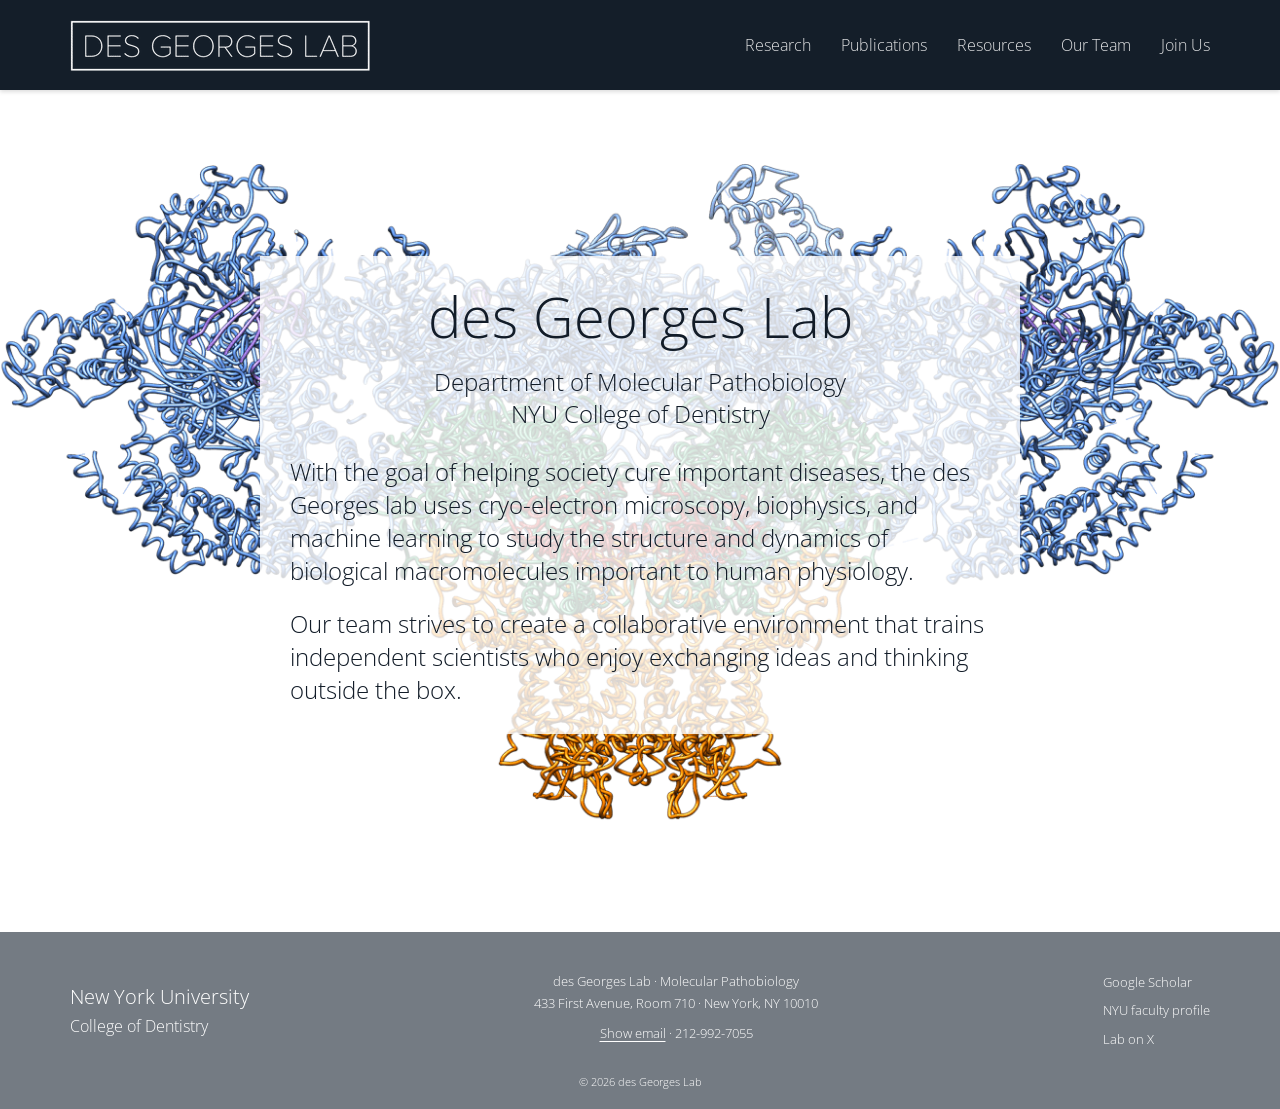
<file: index.html>
<!doctype html>
<html lang="en">
<head>
<meta charset="utf-8">
<meta http-equiv="Content-Security-Policy" content="default-src 'none'; script-src 'self'; style-src 'self'; img-src 'self' data:; font-src 'self'; connect-src 'none'; object-src 'none'; frame-src 'none'; base-uri 'self'; form-action 'none'">
<meta name="referrer" content="strict-origin-when-cross-origin">
<meta name="viewport" content="width=device-width, initial-scale=1">
<meta name="robots" content="index, follow">
<title>des Georges Lab | NYU College of Dentistry</title>
<meta name="description" content="The des Georges Lab at NYU studies the structure, dynamics, and regulation of biological macromolecules using cryo-electron microscopy, biophysics, and machine learning.">
<link rel="icon" type="image/png" href="assets/lab-wordmark.png">
<link rel="preload" href="assets/open-sans.woff2" as="font" type="font/woff2" crossorigin>
<link rel="stylesheet" href="assets/original-theme.css?v=e24828fa2d66">
<link rel="stylesheet" href="assets/preview.css?v=8b8dc9d49f16">
<script src="assets/navigation.js?v=1bbd4ed2969e" defer></script>
<link rel="canonical" href="https://desgeorgeslab.org/">
<meta property="og:type" content="website">
<meta property="og:site_name" content="des Georges Lab">
<meta property="og:title" content="des Georges Lab | NYU College of Dentistry">
<meta property="og:description" content="The des Georges Lab at NYU studies the structure, dynamics, and regulation of biological macromolecules using cryo-electron microscopy, biophysics, and machine learning.">
<meta property="og:url" content="https://desgeorgeslab.org/">
<meta property="og:image" content="https://desgeorgeslab.org/assets/ryanodine-receptor.png">
</head>
<body>
<a class="lab-skip" href="#content">Skip to content</a>
<header class="lab-header" id="top">
 <div class="lab-header-inner">
  <a class="lab-brand" href="./" aria-label="des Georges Lab home"><img src="assets/lab-wordmark.png" width="300" height="51" alt="des Georges Lab"></a>
  <button class="lab-menu-toggle" type="button" aria-expanded="false" aria-controls="primary-menu"><span class="menu-lines" aria-hidden="true"><span></span><span></span><span></span></span><span>Menu</span></button>
  <nav id="primary-menu" aria-label="Main navigation">
   <a href="research.html">Research</a>
   <a href="publications.html">Publications</a>
   <a href="resources.html">Resources</a>
   <a href="team.html">Our Team</a>
   <a href="join.html">Join Us</a>
  </nav>
 </div>
</header>
<main id="content" tabindex="-1">
 <article class="lab-hero" aria-labelledby="lab-title">
  <div class="lab-introduction">
   <h1 id="lab-title">des Georges Lab</h1>
   <p class="lab-affiliation">Department of Molecular Pathobiology<br><a href="https://dental.nyu.edu/">NYU College of Dentistry</a></p>
   <p>With the goal of helping society cure important diseases, the des Georges lab uses cryo-electron microscopy, biophysics, and machine learning to study the structure and dynamics of biological macromolecules important to human physiology.</p>
   <p>Our team strives to create a collaborative environment that trains independent scientists who enjoy exchanging ideas and thinking outside the box.</p>
  </div>
 </article>
</main>
<footer class="lab-footer">
 <div class="lab-footer-inner">
  <div class="lab-institution"><a href="https://dental.nyu.edu/">New York University<br><span>College of Dentistry</span></a></div>
  <div class="lab-contact"><p>des Georges Lab · Molecular Pathobiology<br>433 First Avenue, Room 710 · New York, NY 10010</p><p><span class="email-contact"><button type="button" class="email-reveal " data-contact="117.100.101.32.93.116.111.100.91.32.117.121.110.32.93.116.97.91.32.115.101.103.114.111.101.103.46.115.101.100.46.97" aria-label="Show email for Amédée des Georges">Show email</button><span class="email-result" aria-live="polite"></span></span> <span aria-hidden="true">·</span> <a href="tel:+12129927055">212-992-7055</a></p></div>
  <nav class="lab-profile-links" aria-label="Lab profiles"><a href="https://scholar.google.com/citations?user=6EGqqdMAAAAJ">Google Scholar</a><a href="https://dental.nyu.edu/faculty/ft/ajd9478.html">NYU faculty profile</a><a href="https://x.com/desGeorgesLab">Lab on X</a></nav>
 </div>
 <p class="lab-copyright">© 2026 des Georges Lab</p>
</footer>

</body>
</html>
</file>
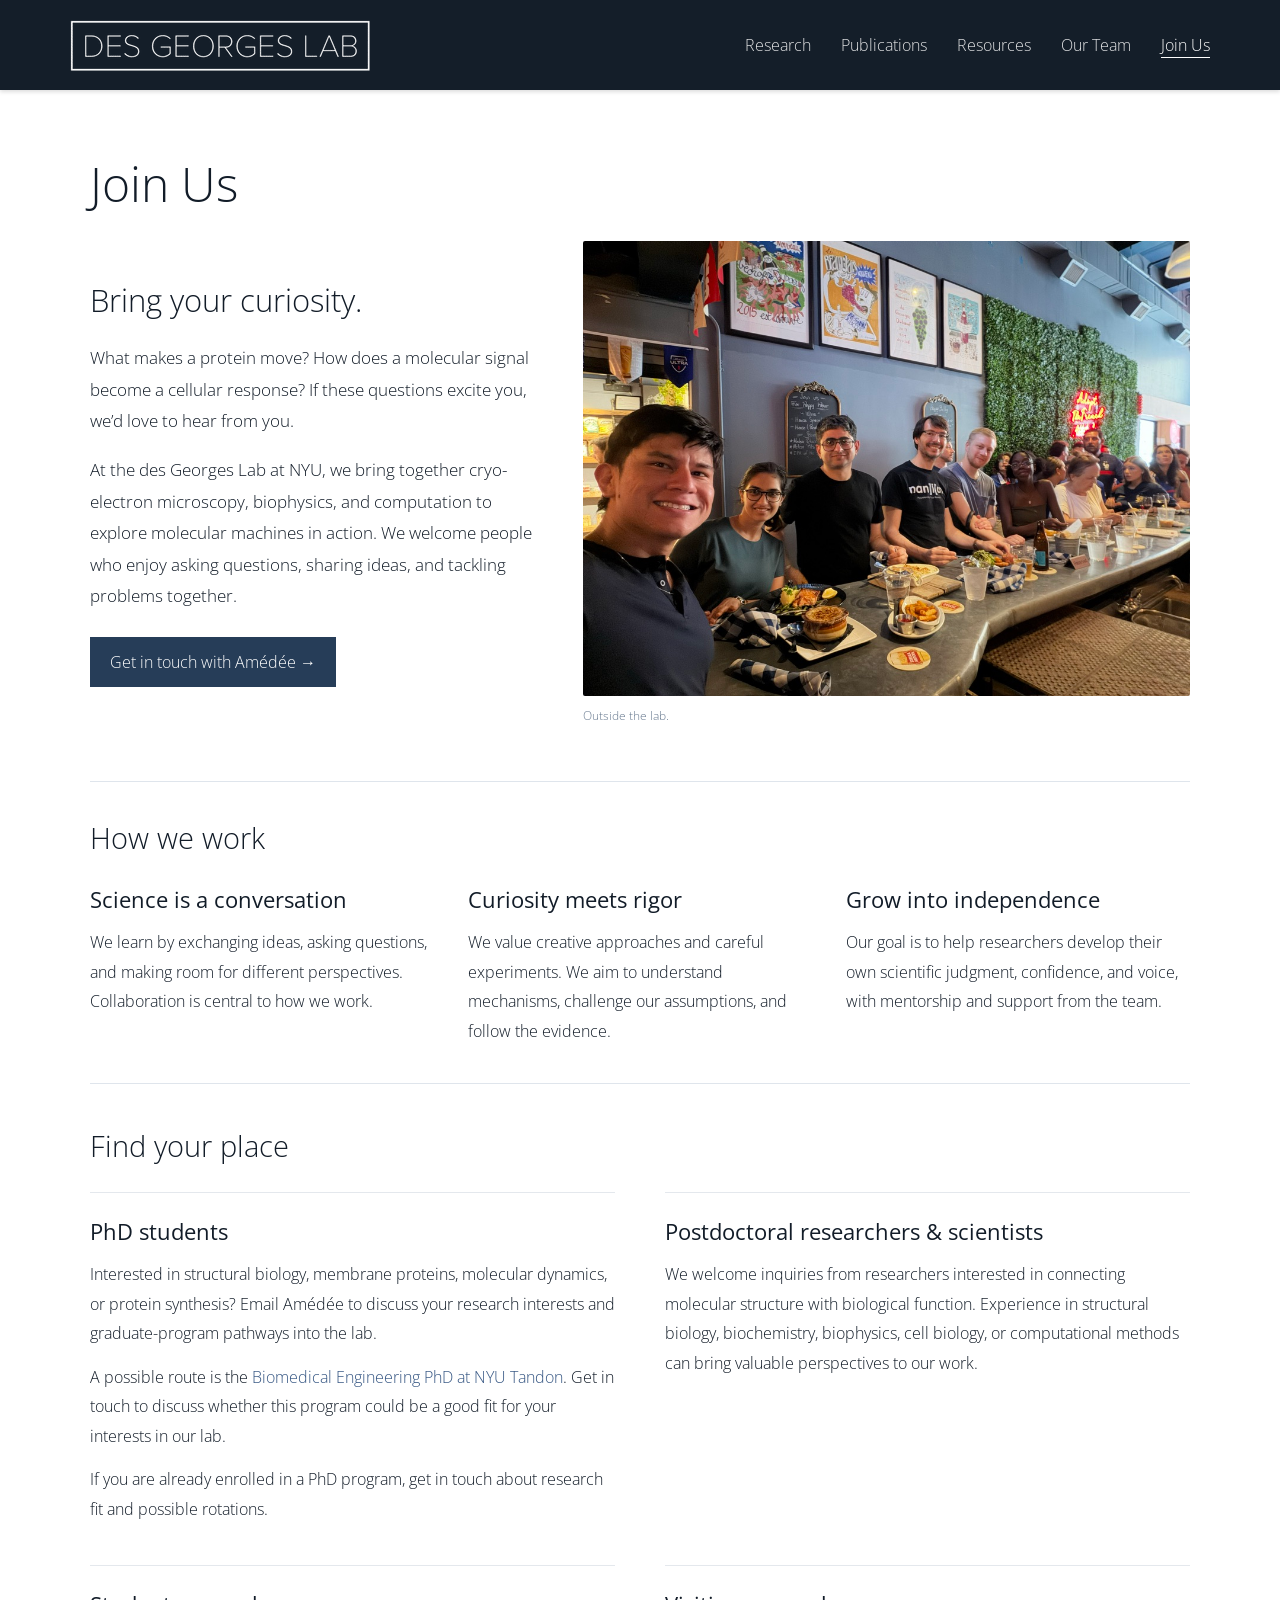
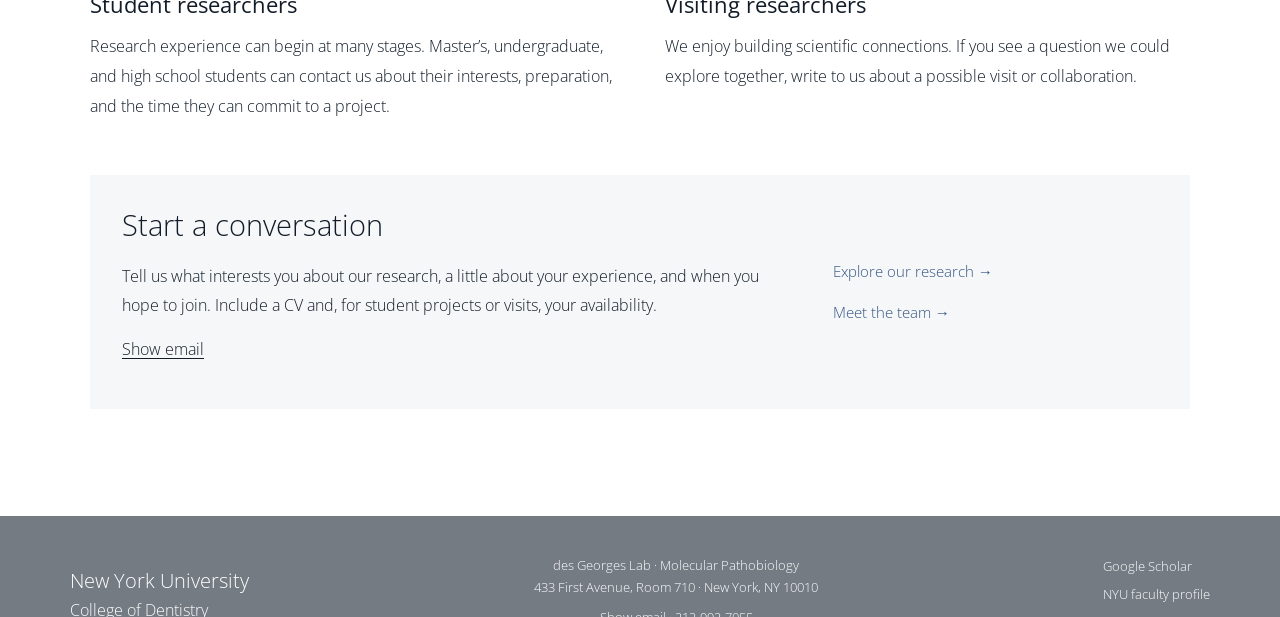
<file: join/index.html>
<!doctype html><html lang="en"><head><meta charset="utf-8"><meta http-equiv="Content-Security-Policy" content="default-src 'none'; script-src 'self'; style-src 'self'; img-src 'self' data:; font-src 'self'; connect-src 'none'; object-src 'none'; frame-src 'none'; base-uri 'self'; form-action 'none'">
<meta name="referrer" content="strict-origin-when-cross-origin"><meta name="robots" content="noindex"><meta http-equiv="refresh" content="0;url=../join.html"><link rel="canonical" href="https://desgeorgeslab.org/join.html"><title>des Georges Lab</title></head><body><p>This page has moved. <a href="../join.html">Continue to the des Georges Lab website</a>.</p></body></html>
</file>
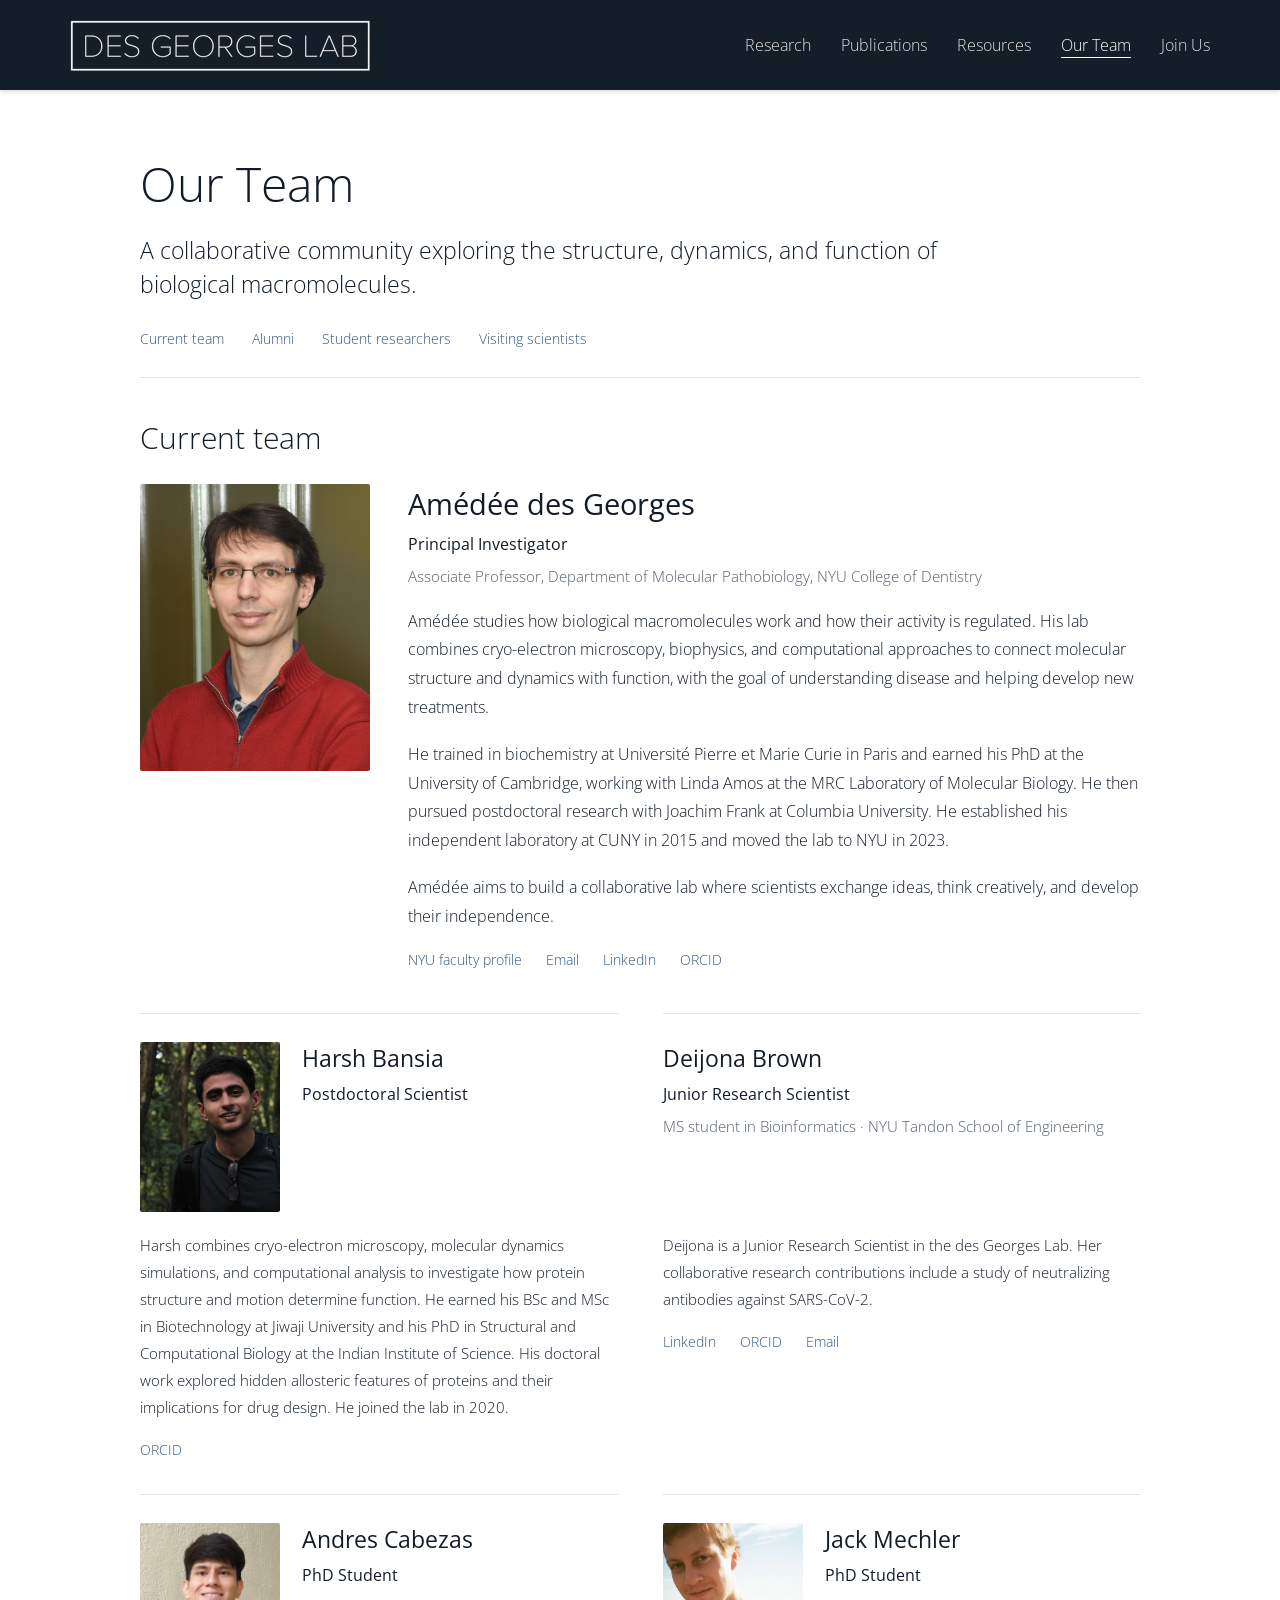
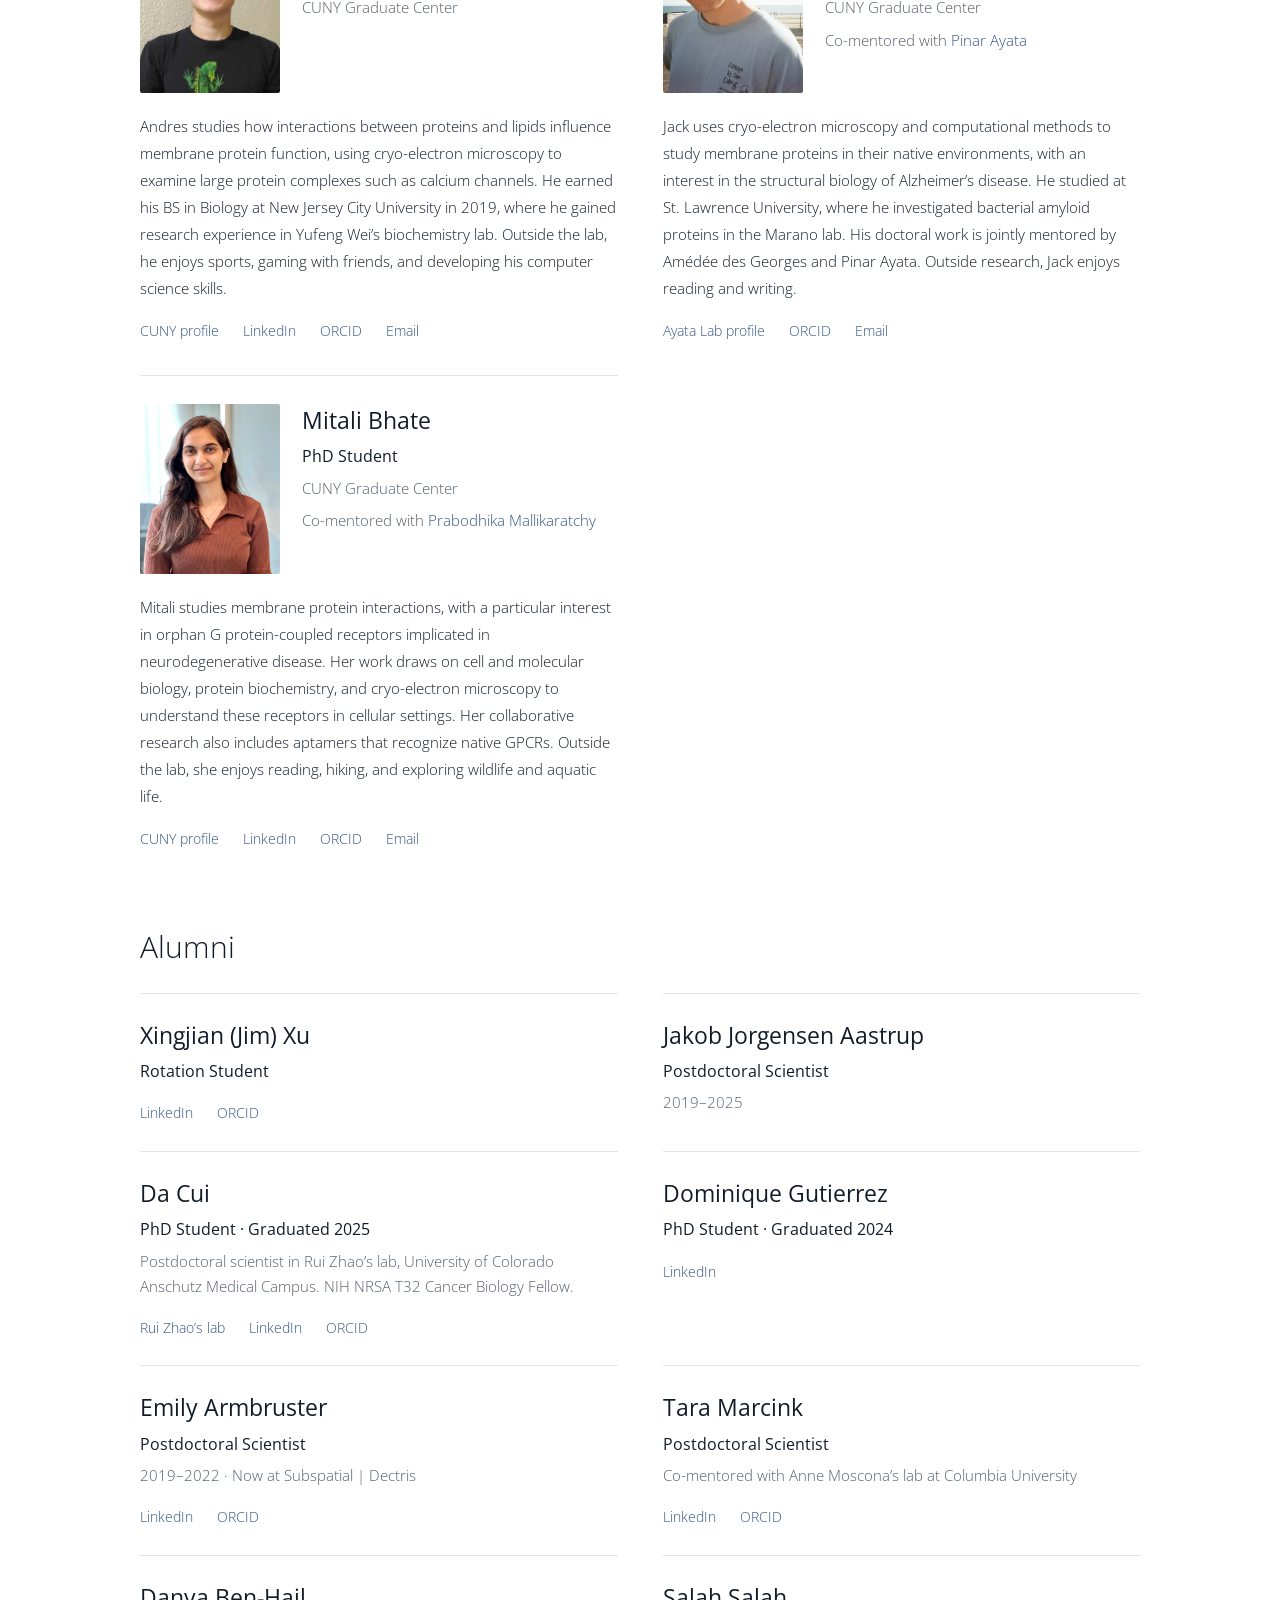
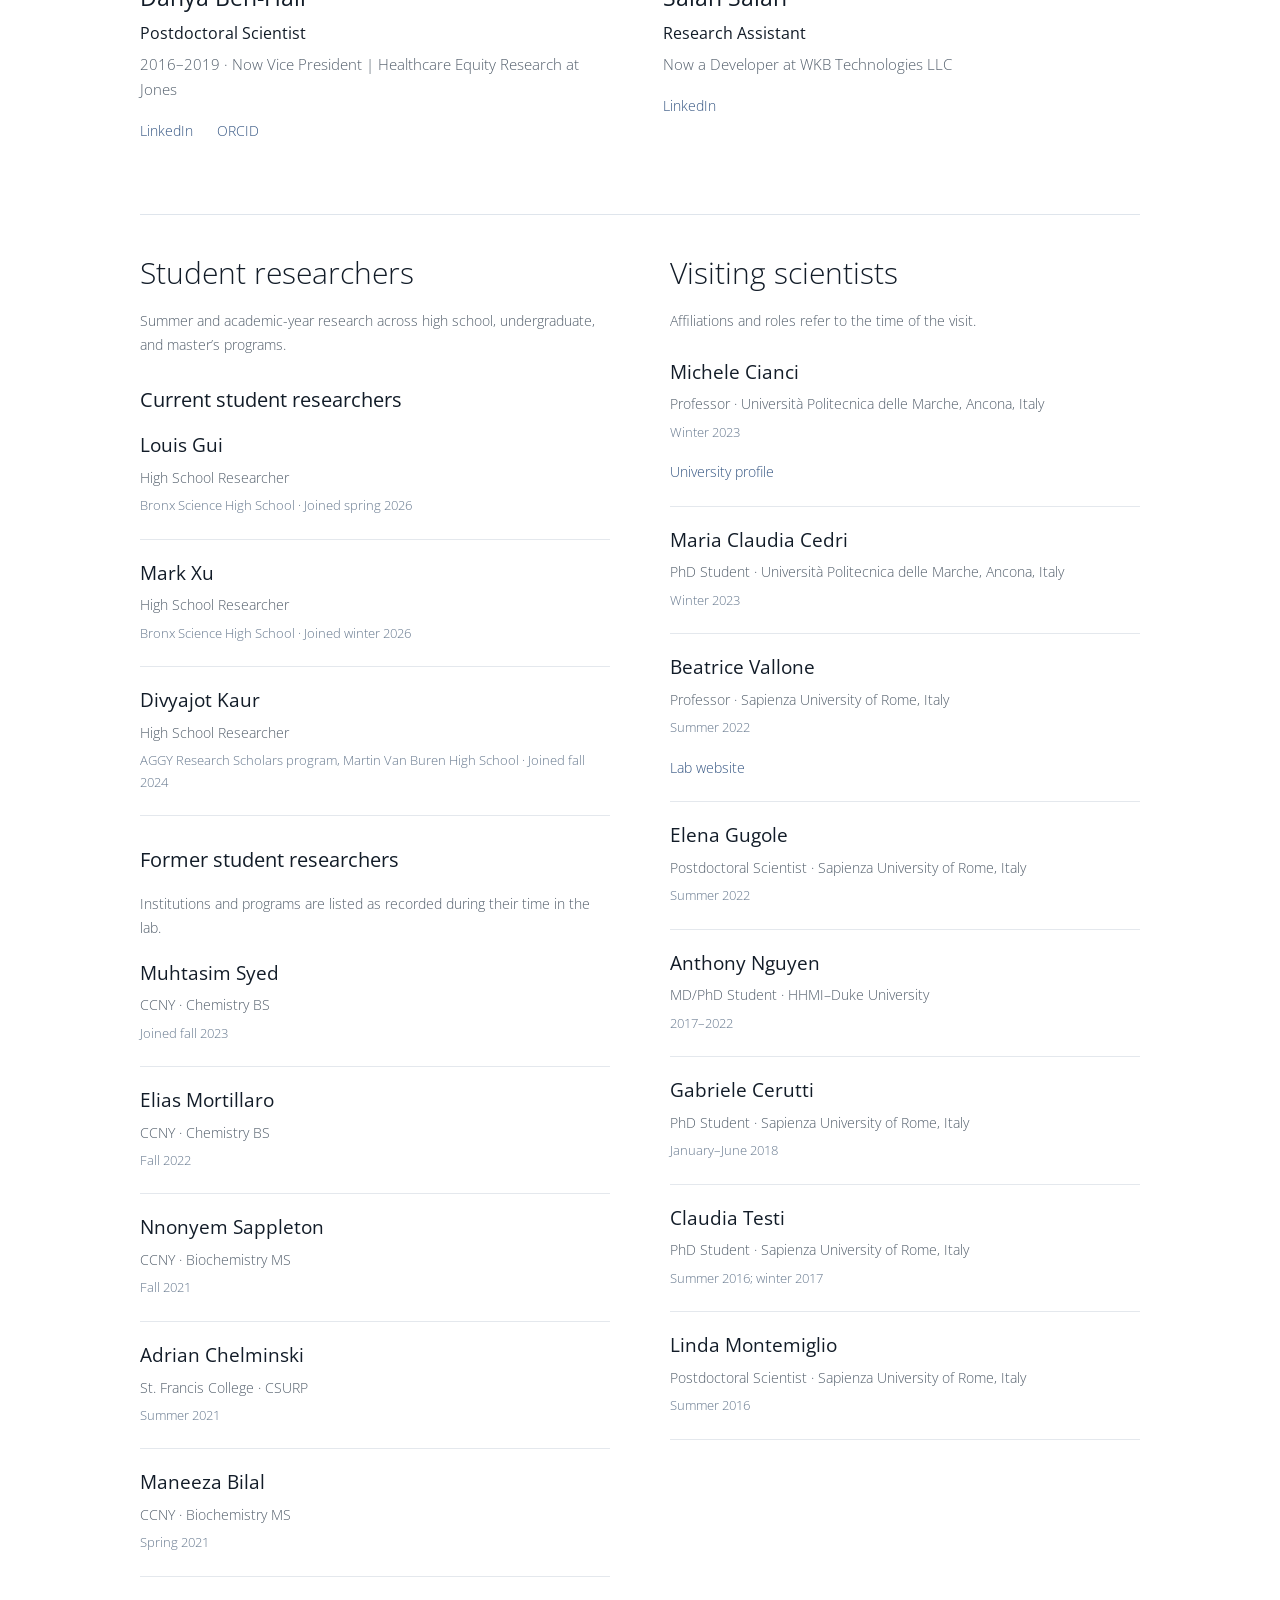
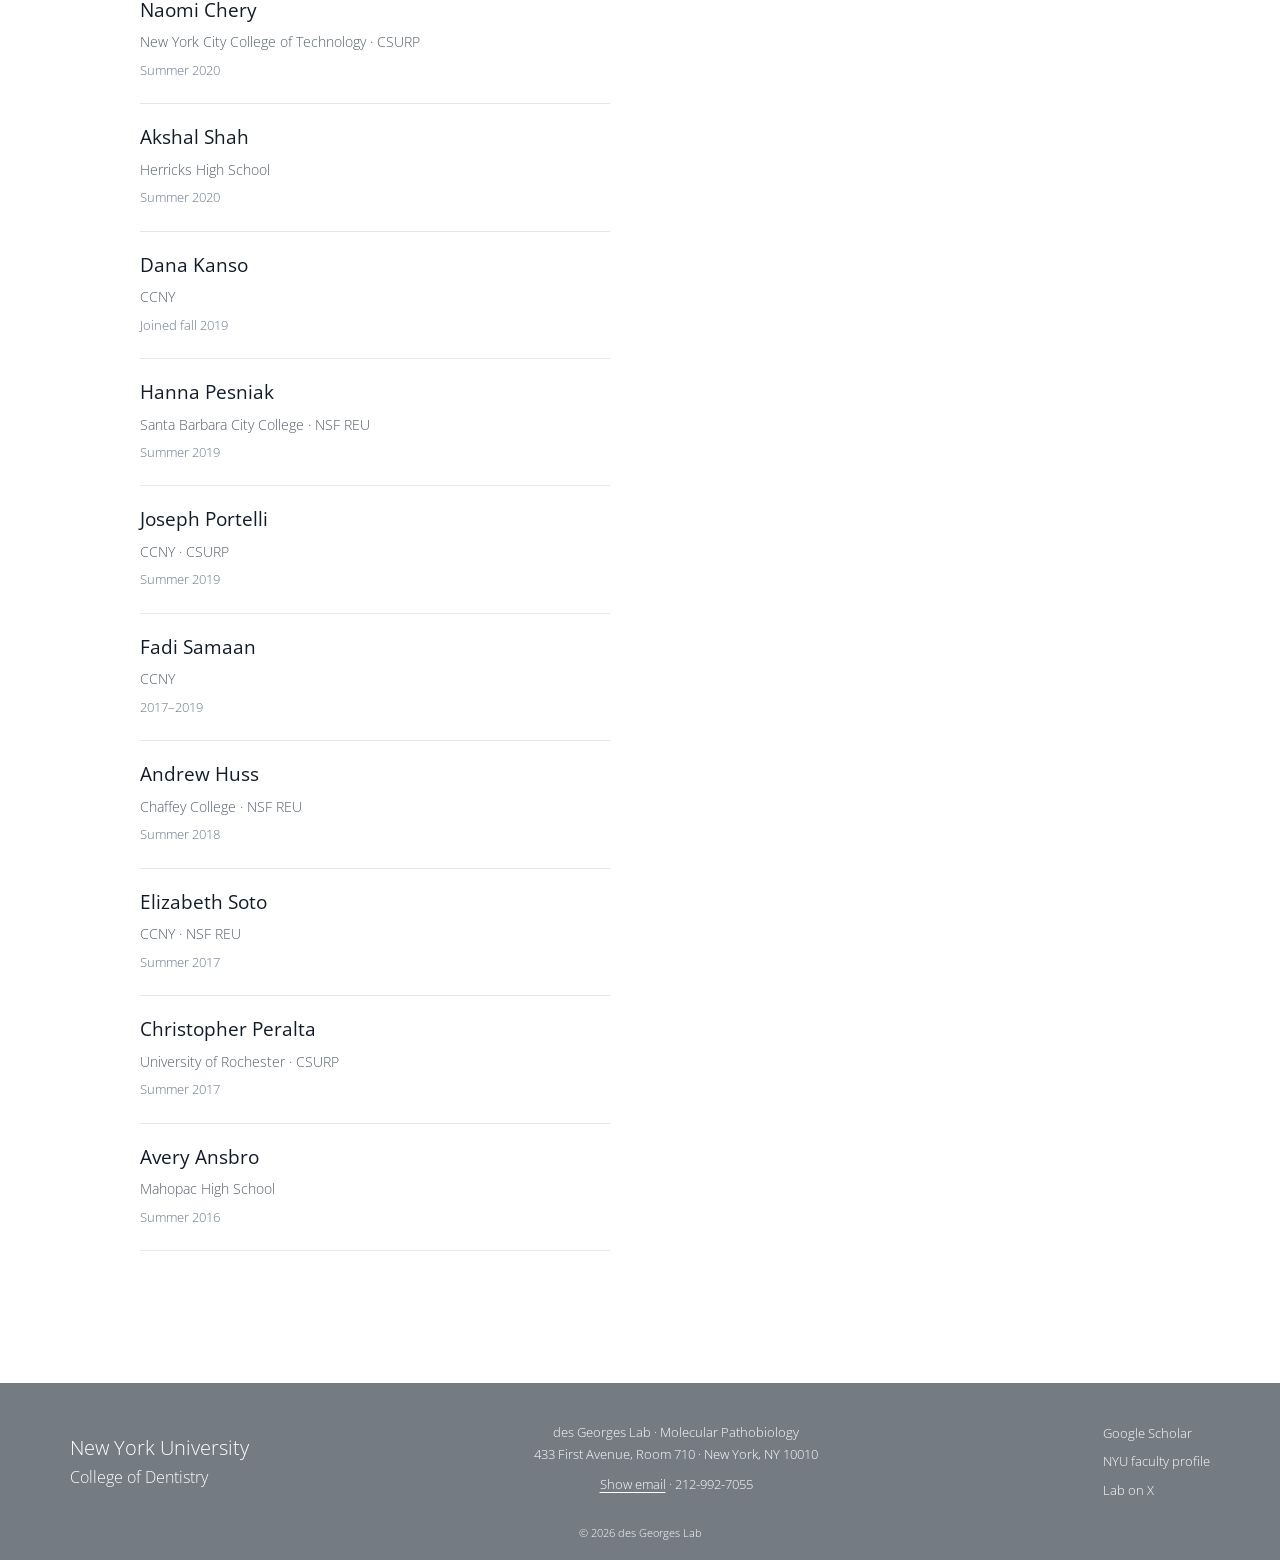
<file: members/index.html>
<!doctype html><html lang="en"><head><meta charset="utf-8"><meta http-equiv="Content-Security-Policy" content="default-src 'none'; script-src 'self'; style-src 'self'; img-src 'self' data:; font-src 'self'; connect-src 'none'; object-src 'none'; frame-src 'none'; base-uri 'self'; form-action 'none'">
<meta name="referrer" content="strict-origin-when-cross-origin"><meta name="robots" content="noindex"><meta http-equiv="refresh" content="0;url=../team.html"><link rel="canonical" href="https://desgeorgeslab.org/team.html"><title>des Georges Lab</title></head><body><p>This page has moved. <a href="../team.html">Continue to the des Georges Lab website</a>.</p></body></html>
</file>
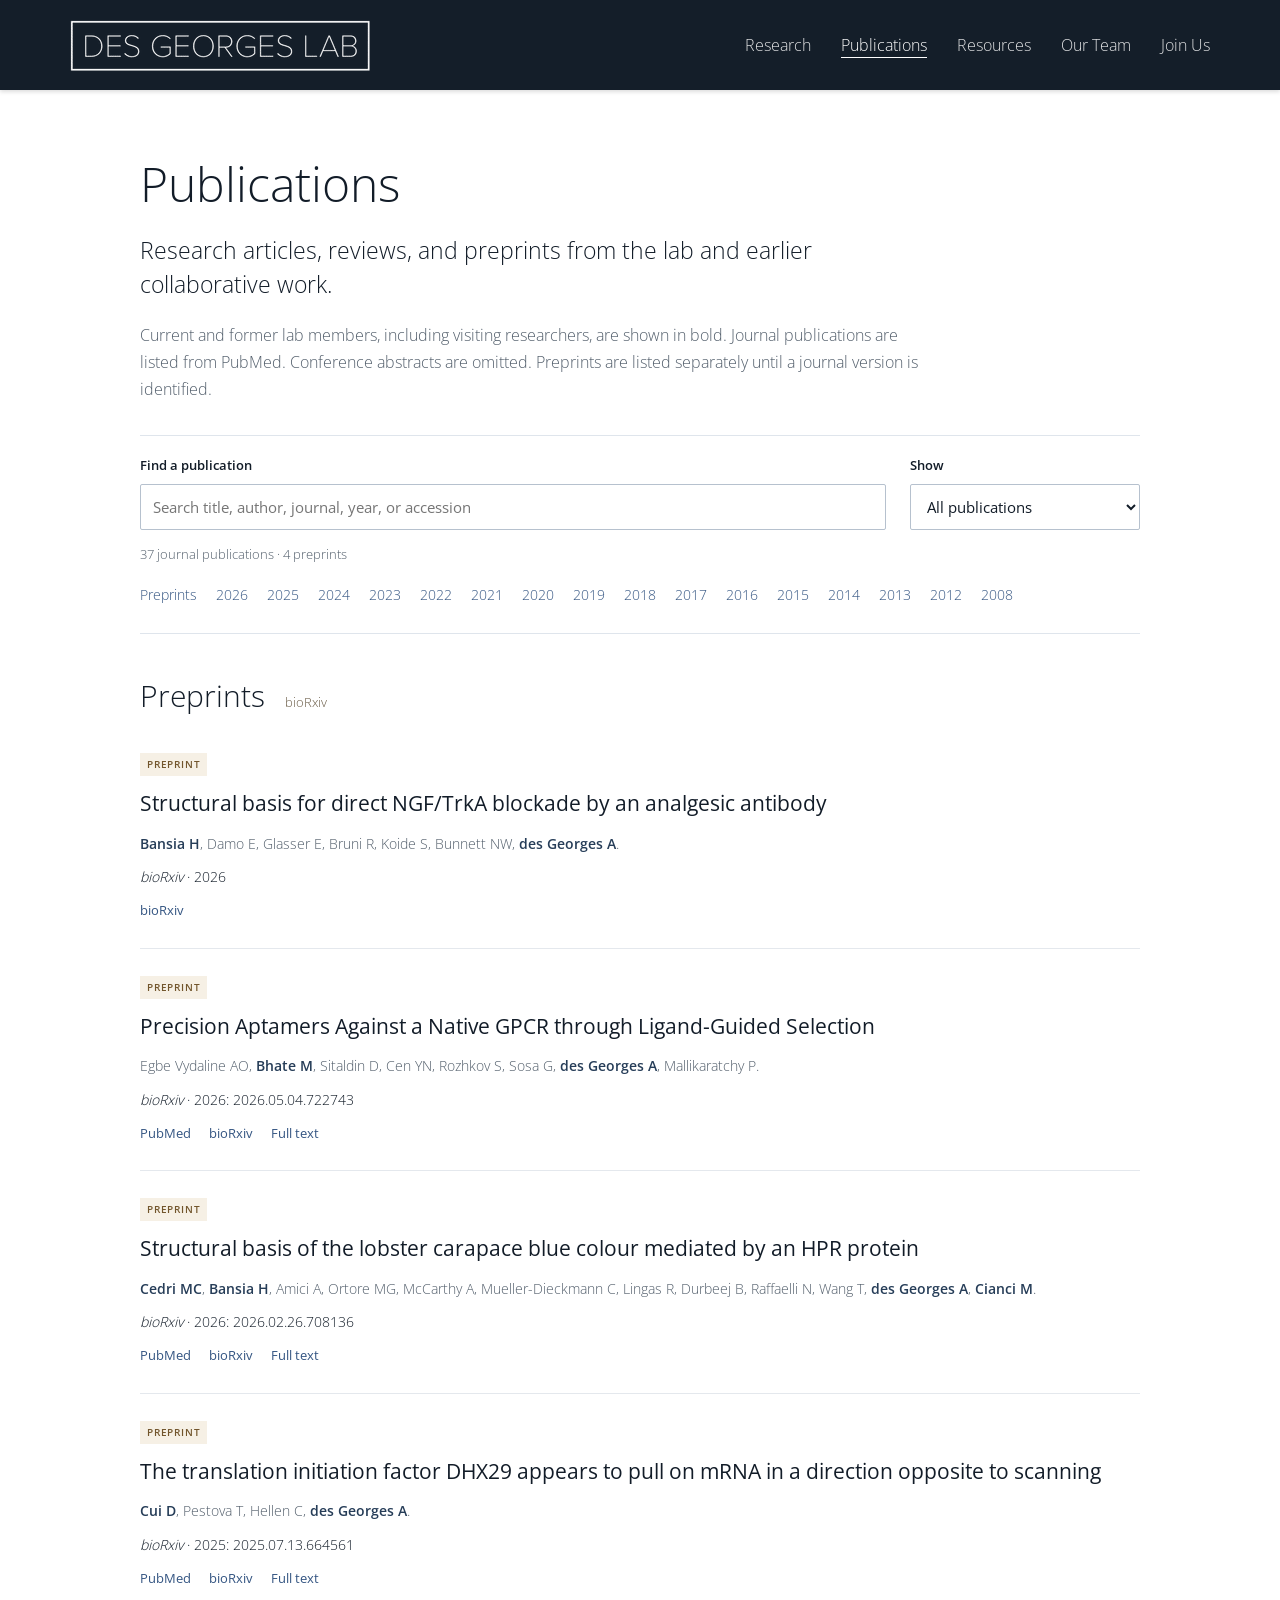
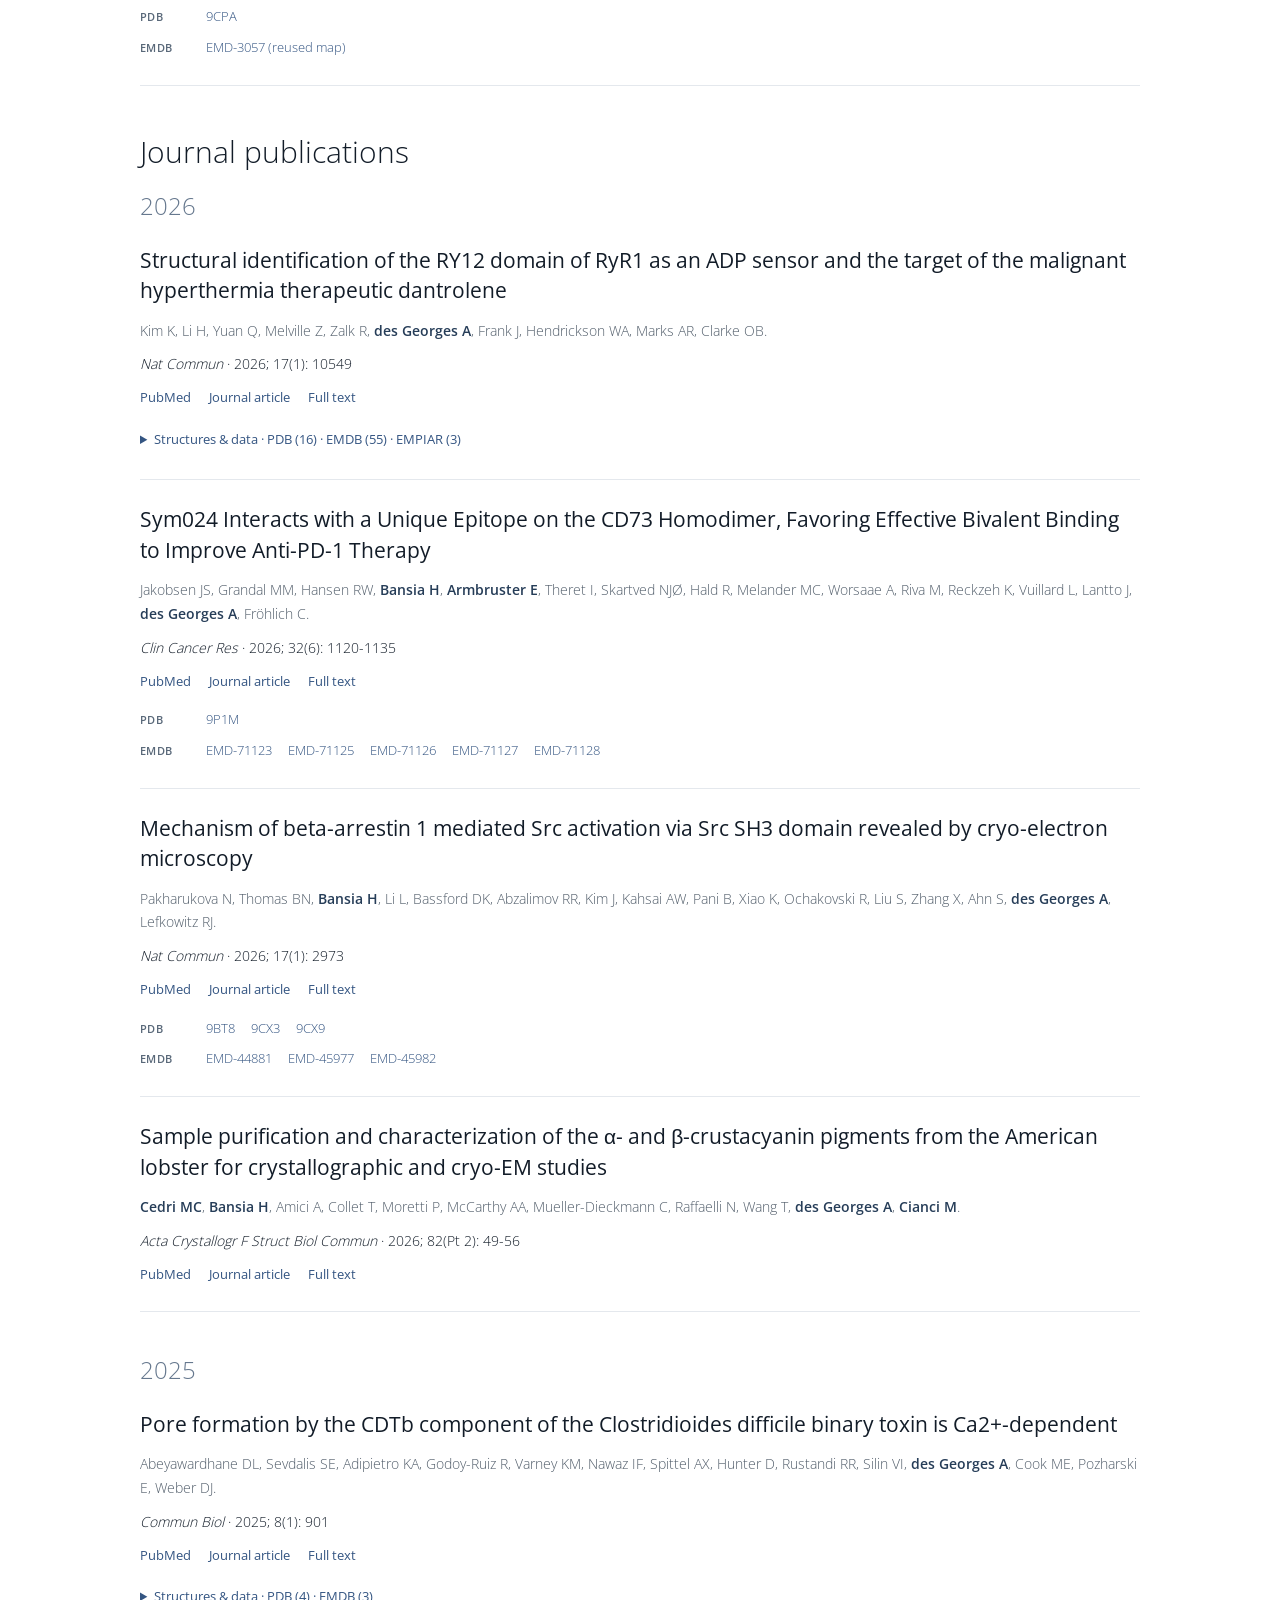
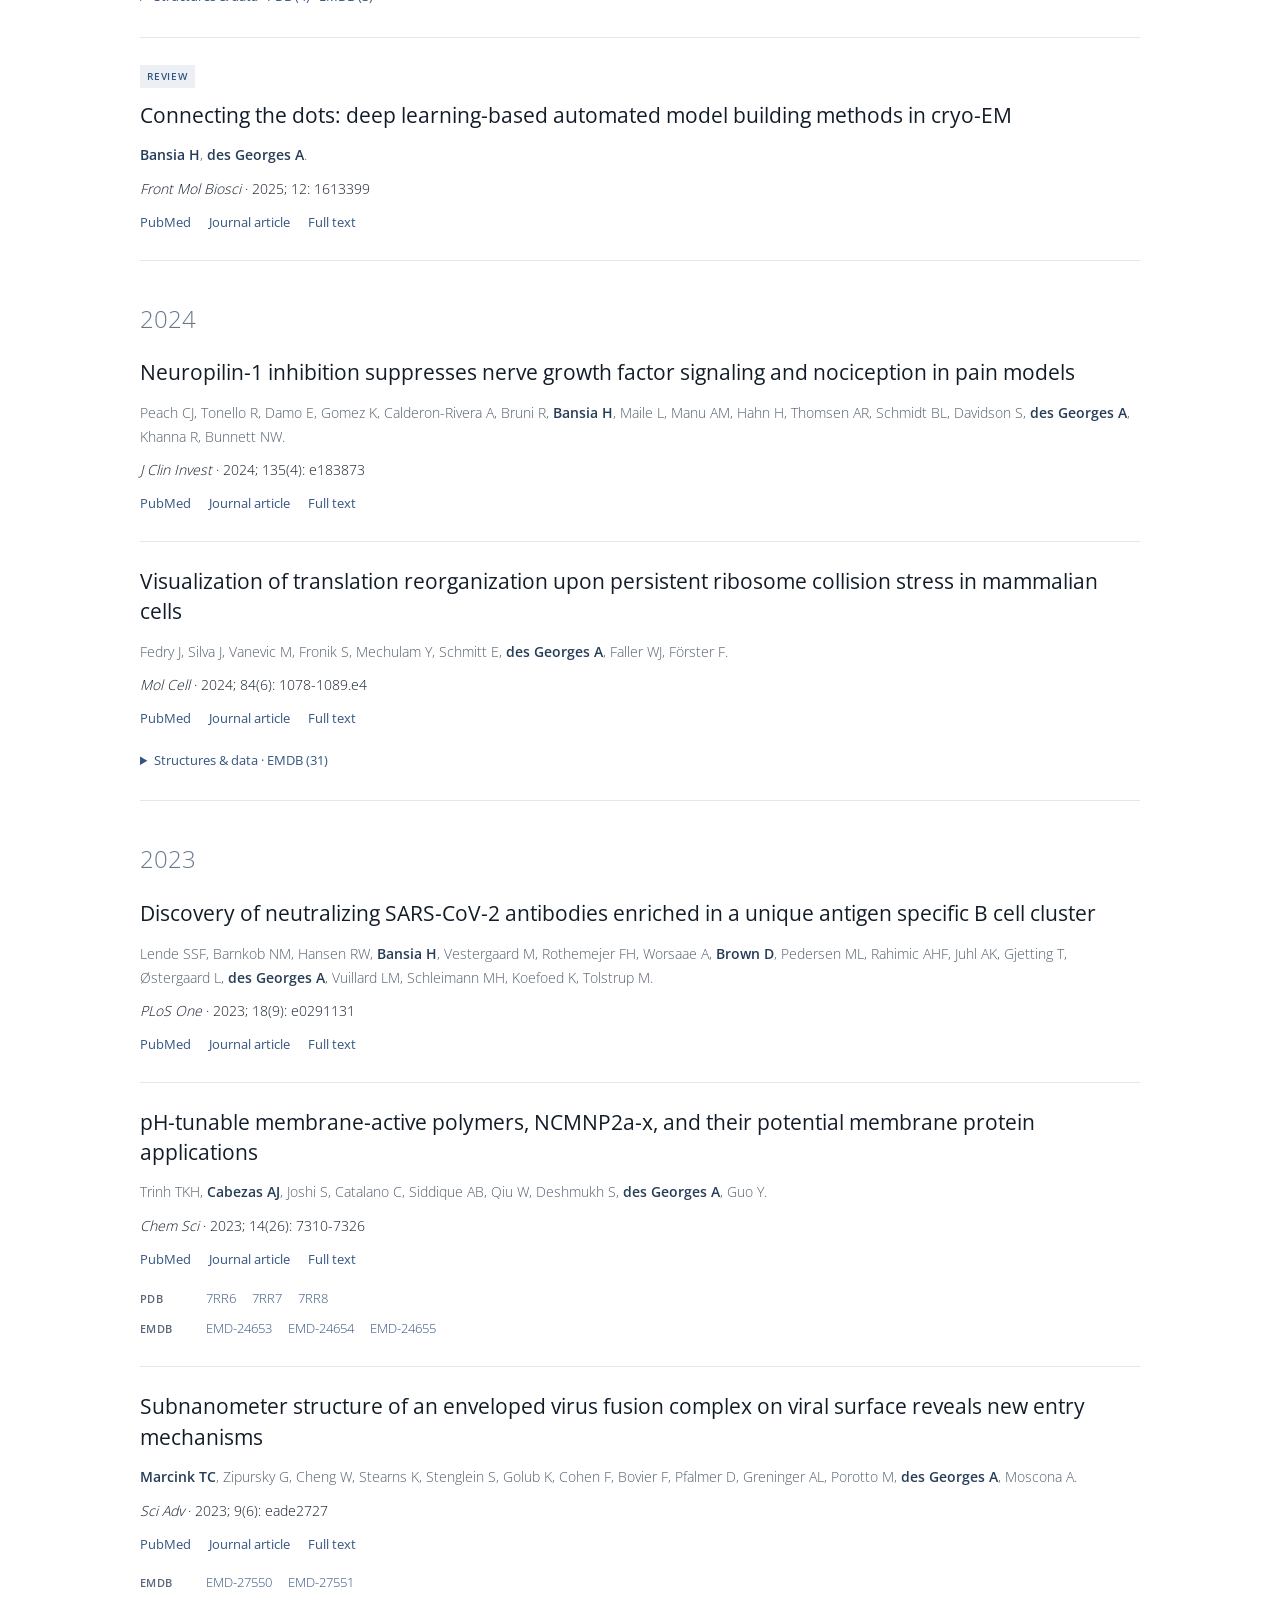
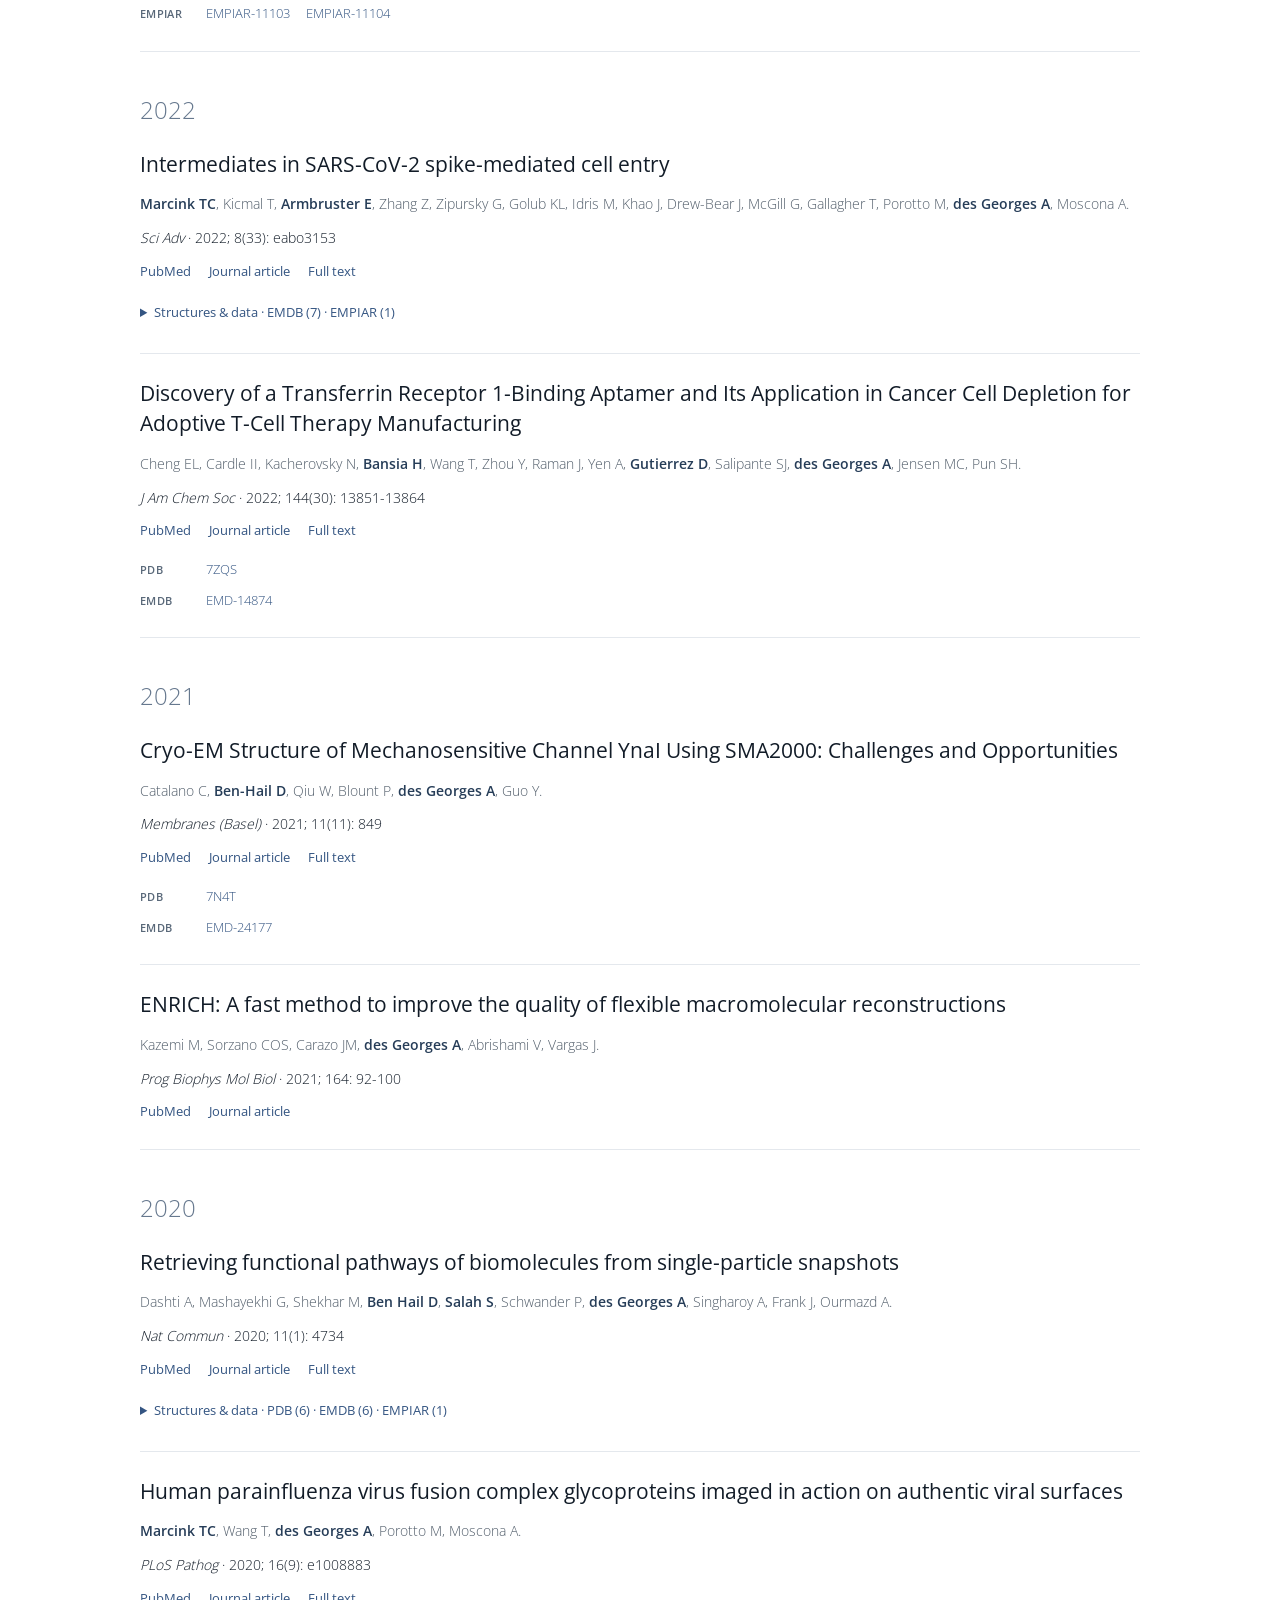
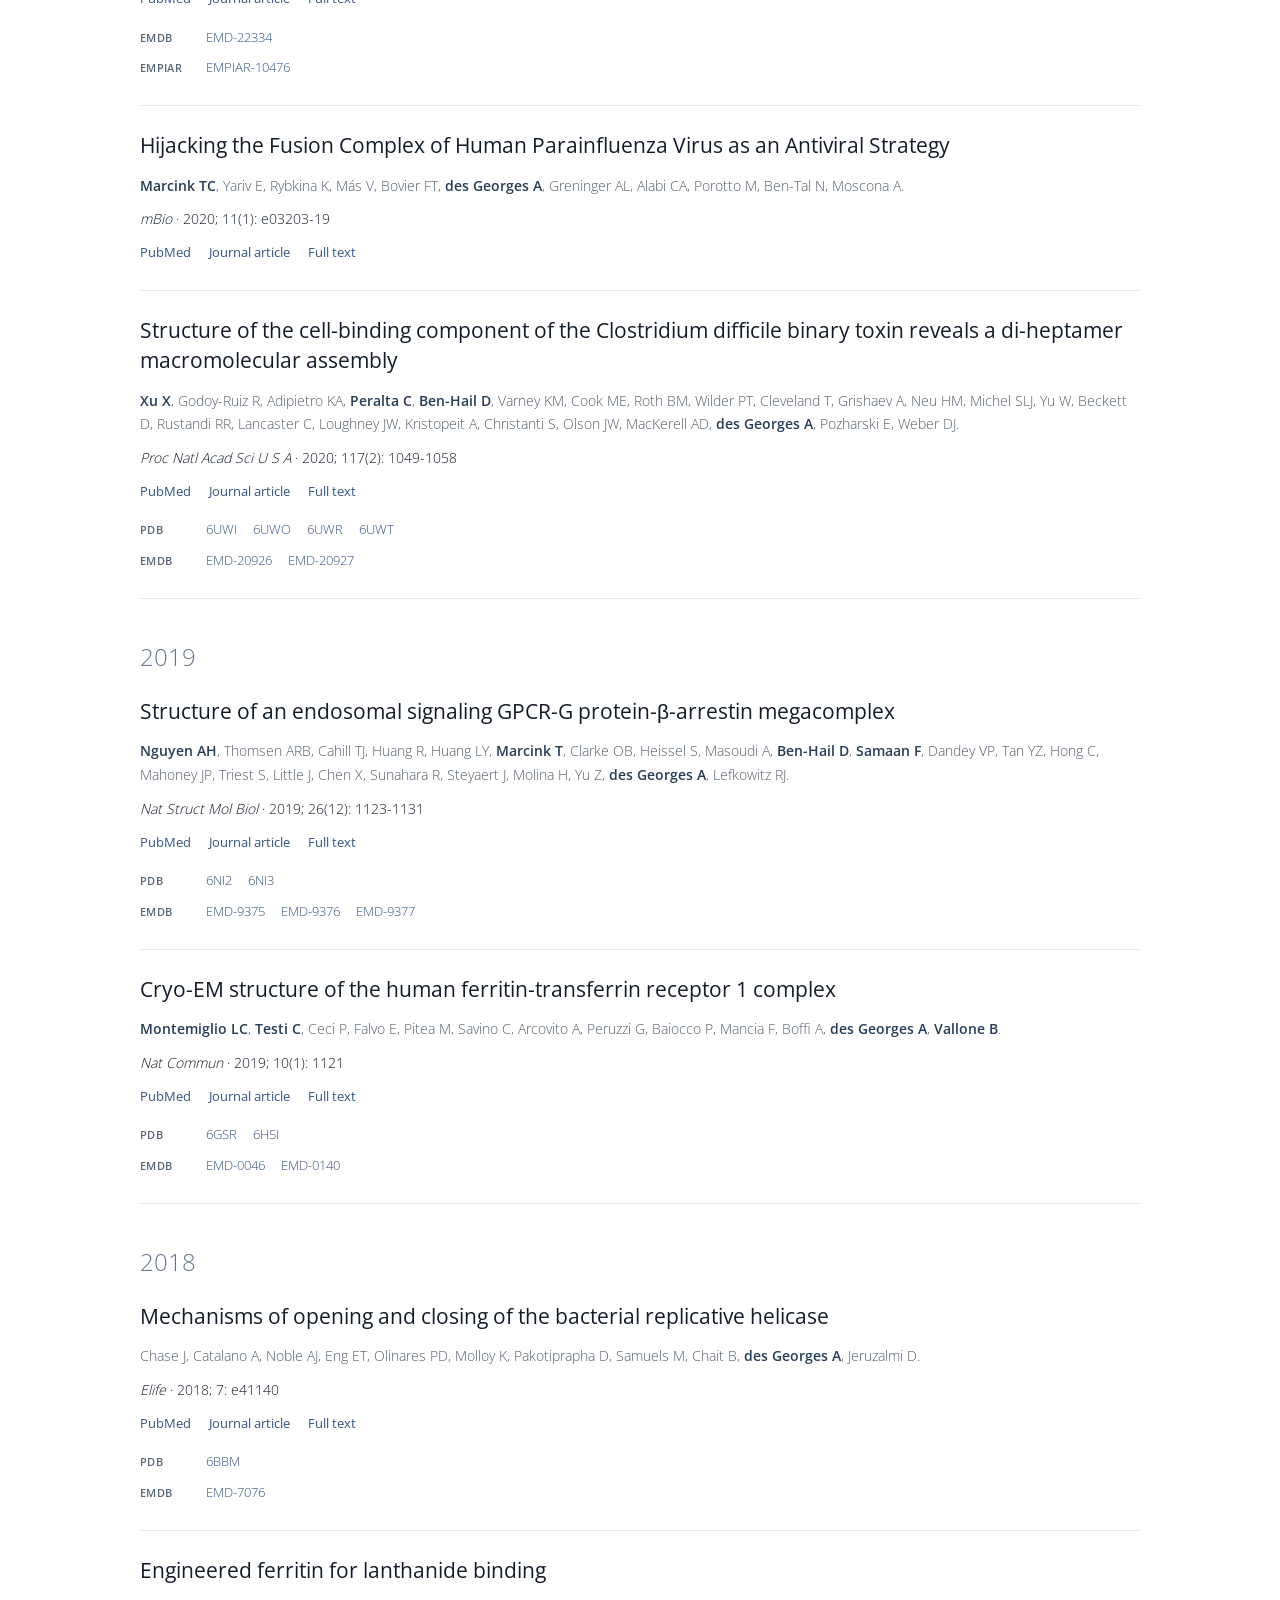
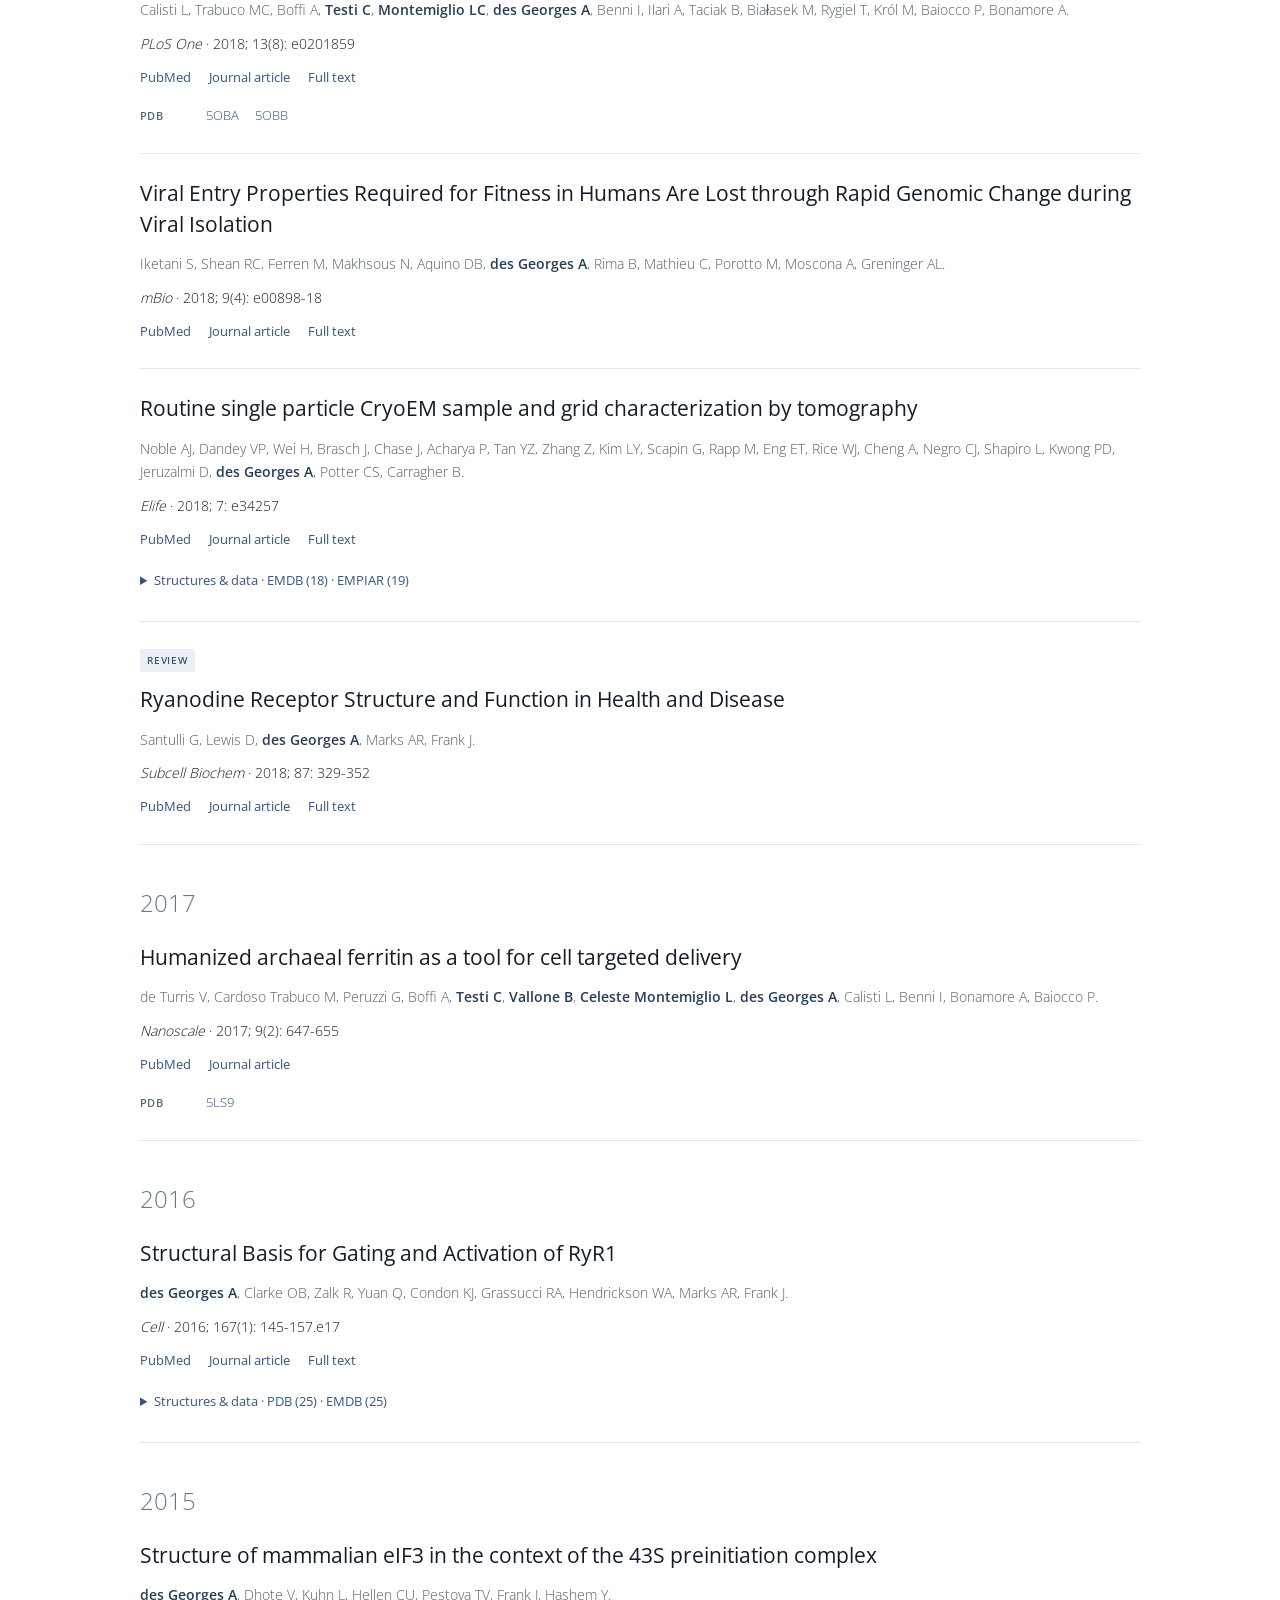
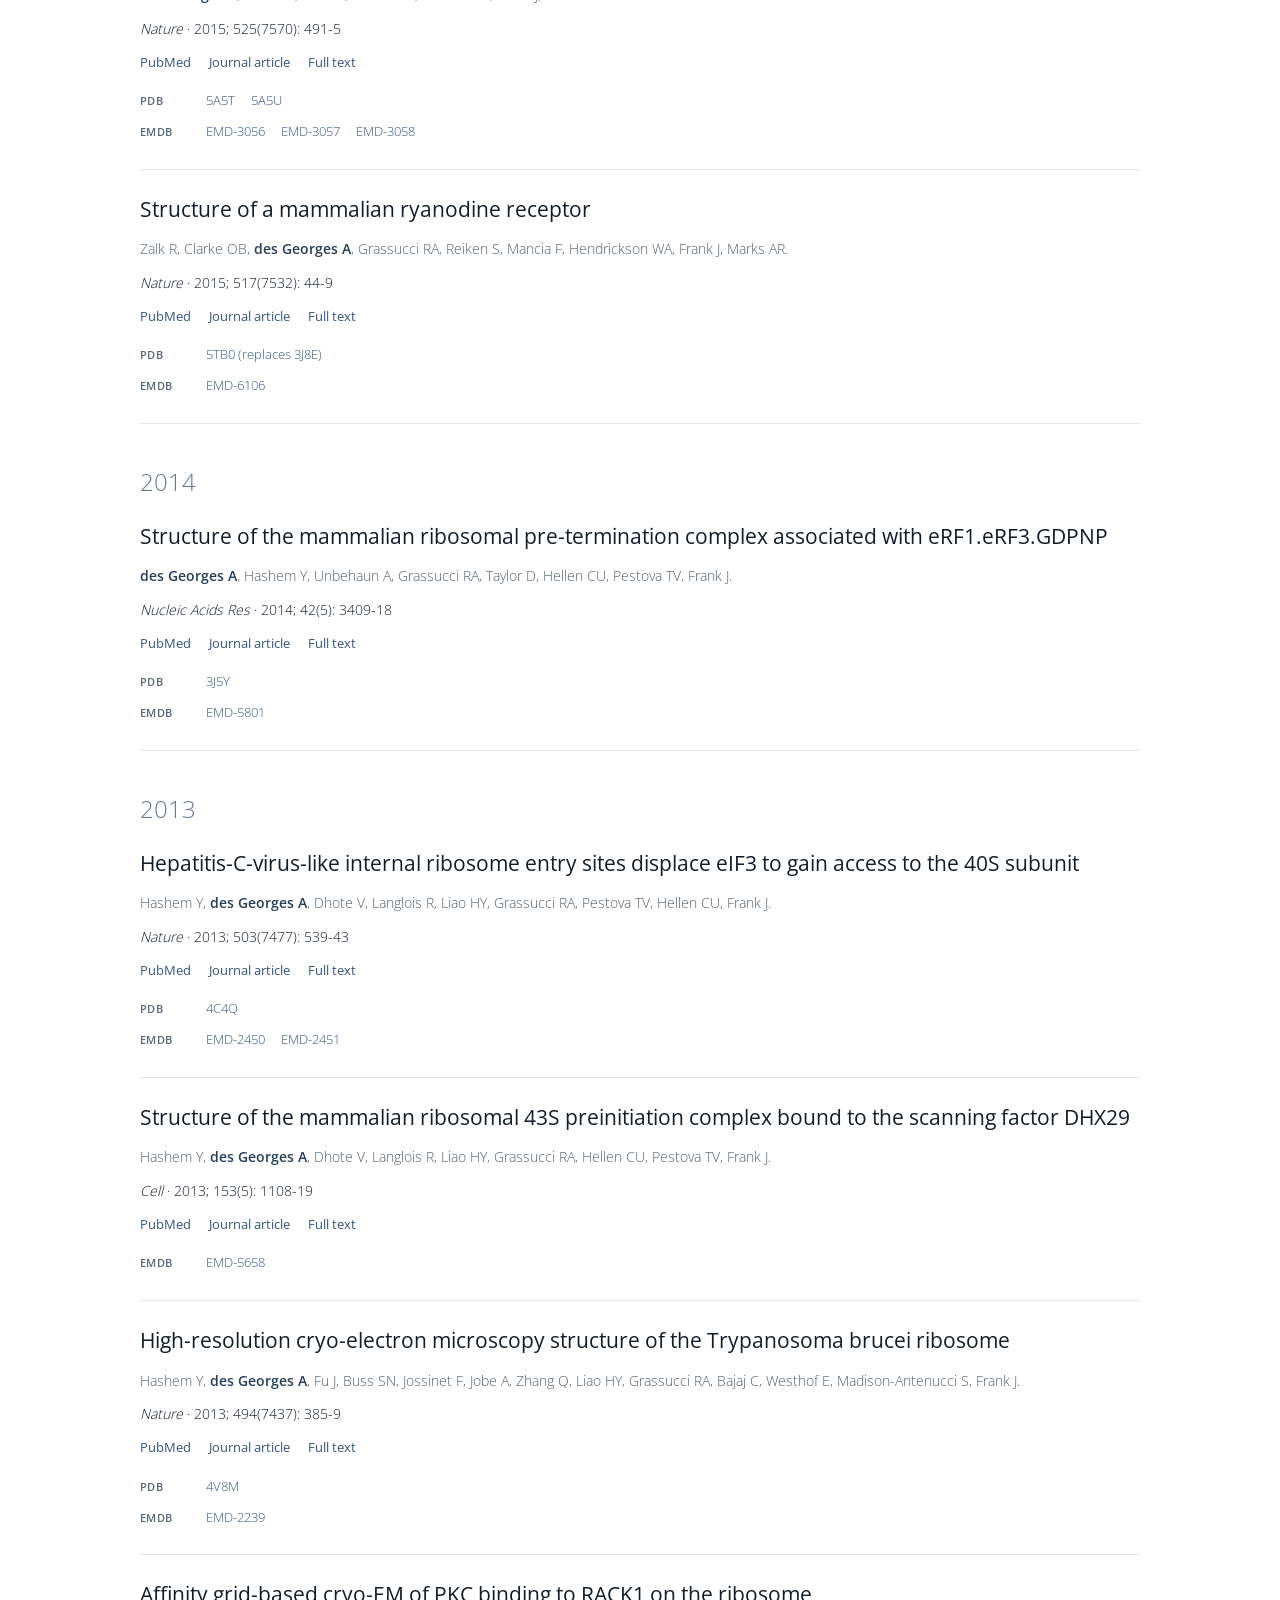
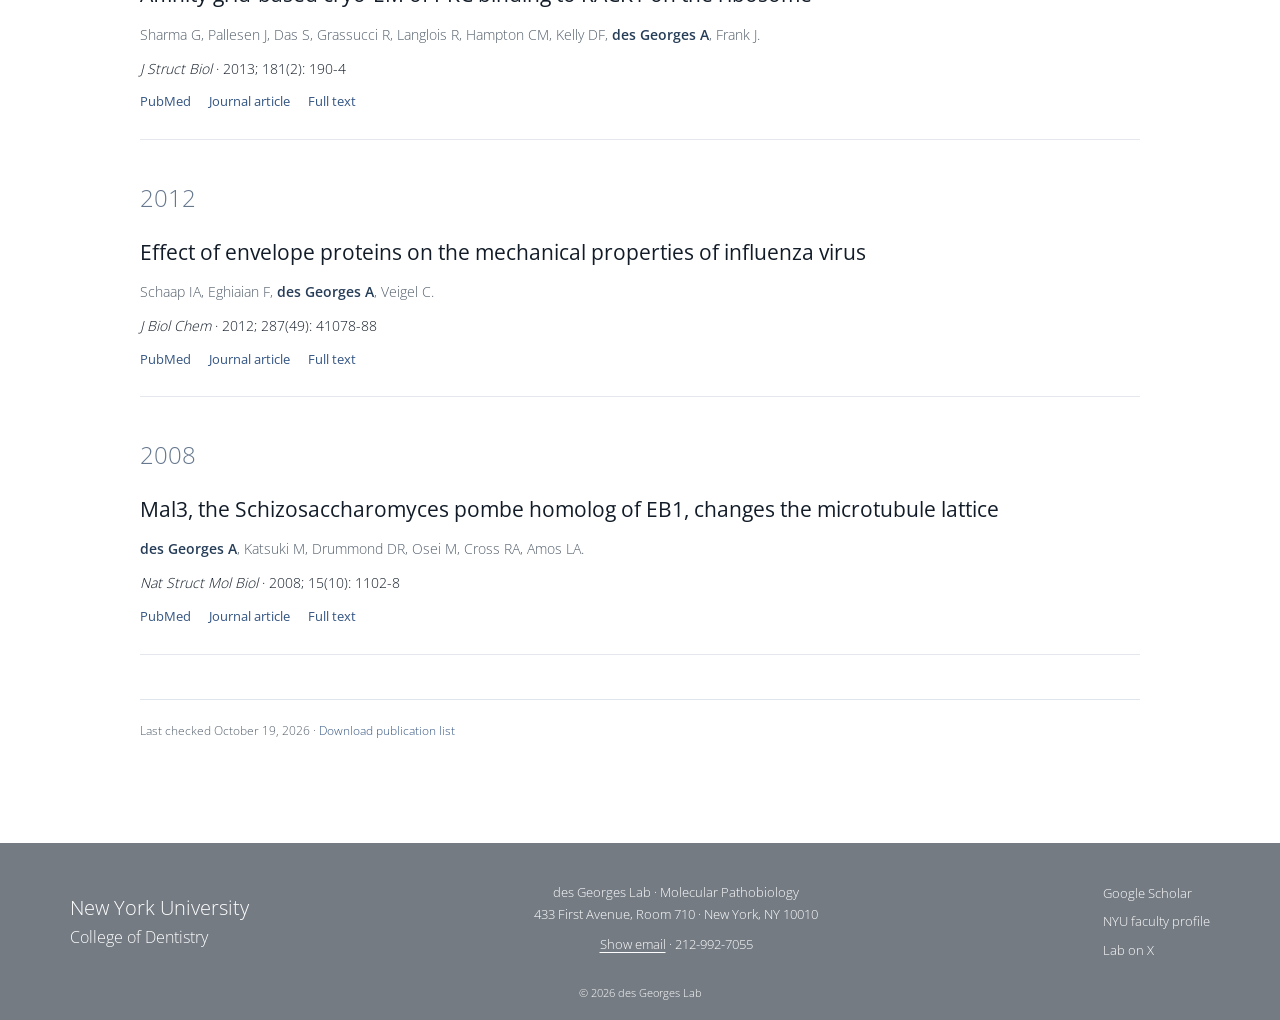
<file: pub/index.html>
<!doctype html><html lang="en"><head><meta charset="utf-8"><meta http-equiv="Content-Security-Policy" content="default-src 'none'; script-src 'self'; style-src 'self'; img-src 'self' data:; font-src 'self'; connect-src 'none'; object-src 'none'; frame-src 'none'; base-uri 'self'; form-action 'none'">
<meta name="referrer" content="strict-origin-when-cross-origin"><meta name="robots" content="noindex"><meta http-equiv="refresh" content="0;url=../publications.html"><link rel="canonical" href="https://desgeorgeslab.org/publications.html"><title>des Georges Lab</title></head><body><p>This page has moved. <a href="../publications.html">Continue to the des Georges Lab website</a>.</p></body></html>
</file>
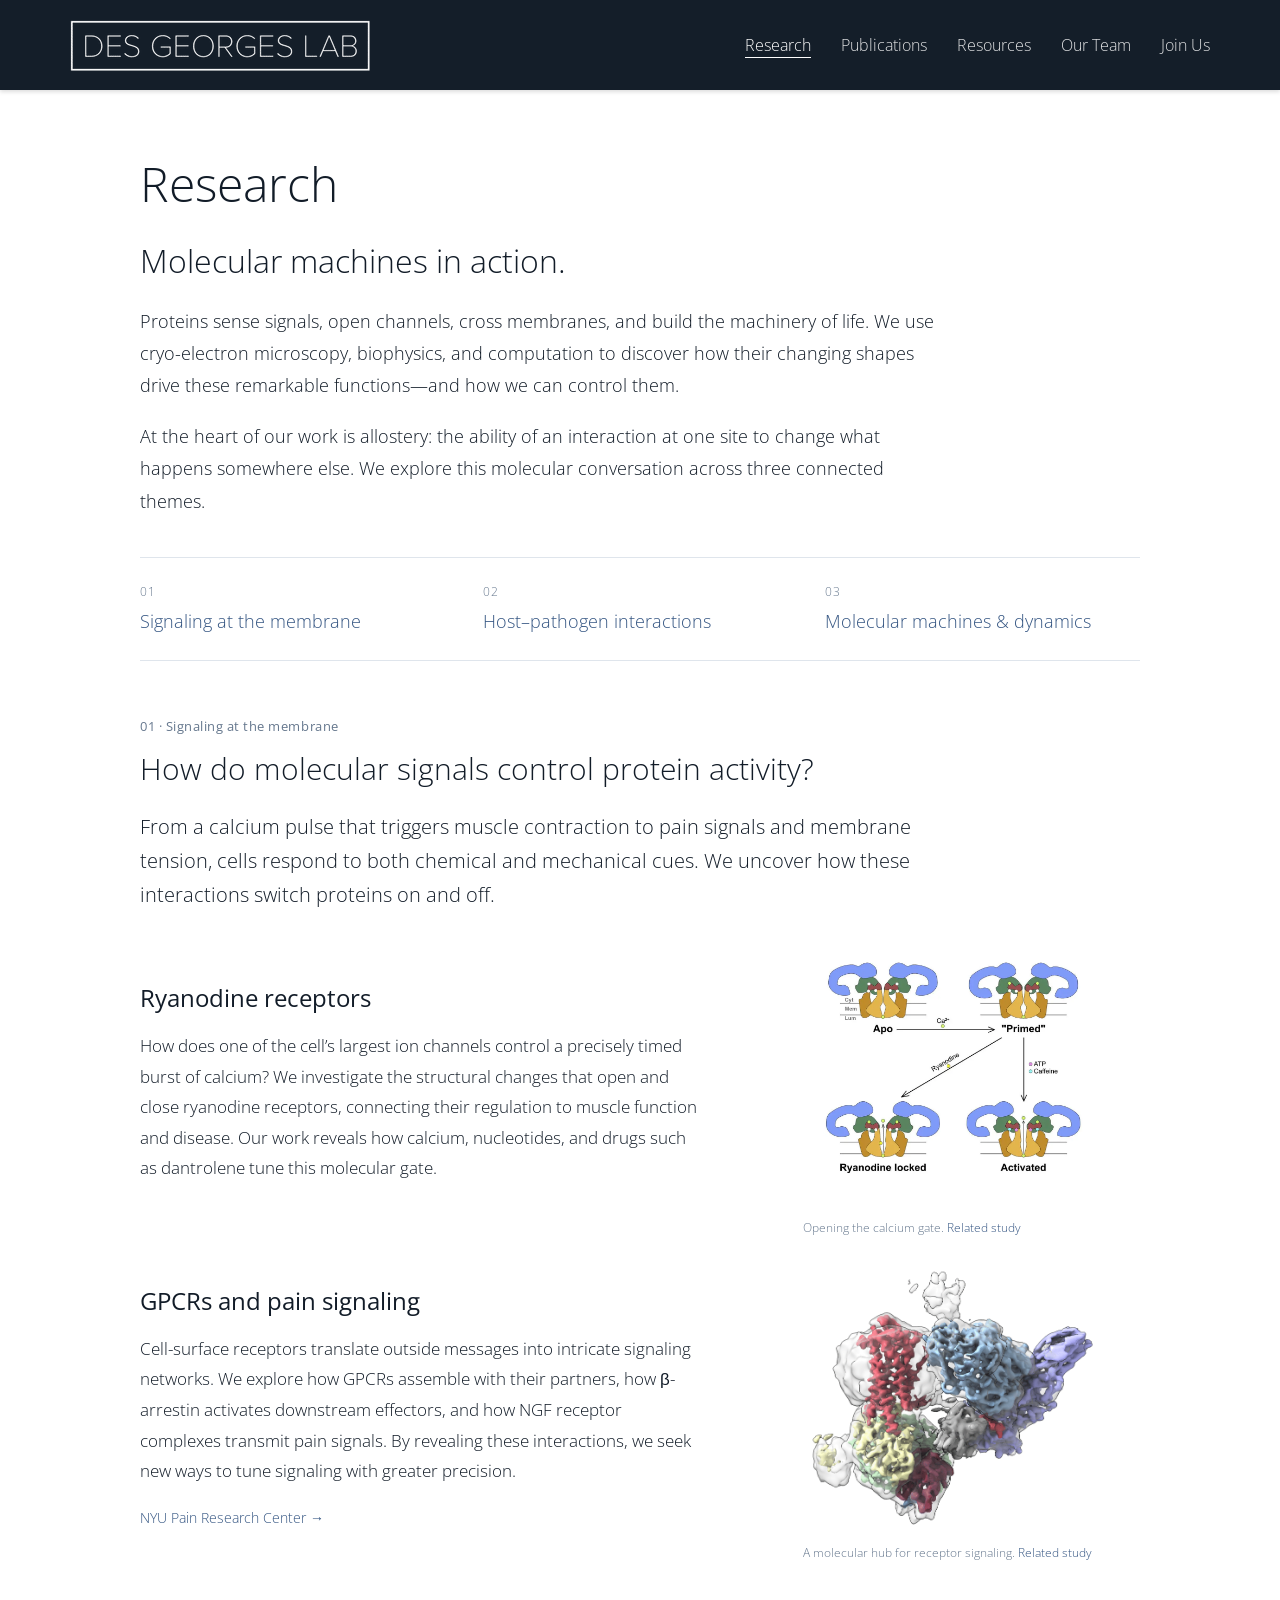
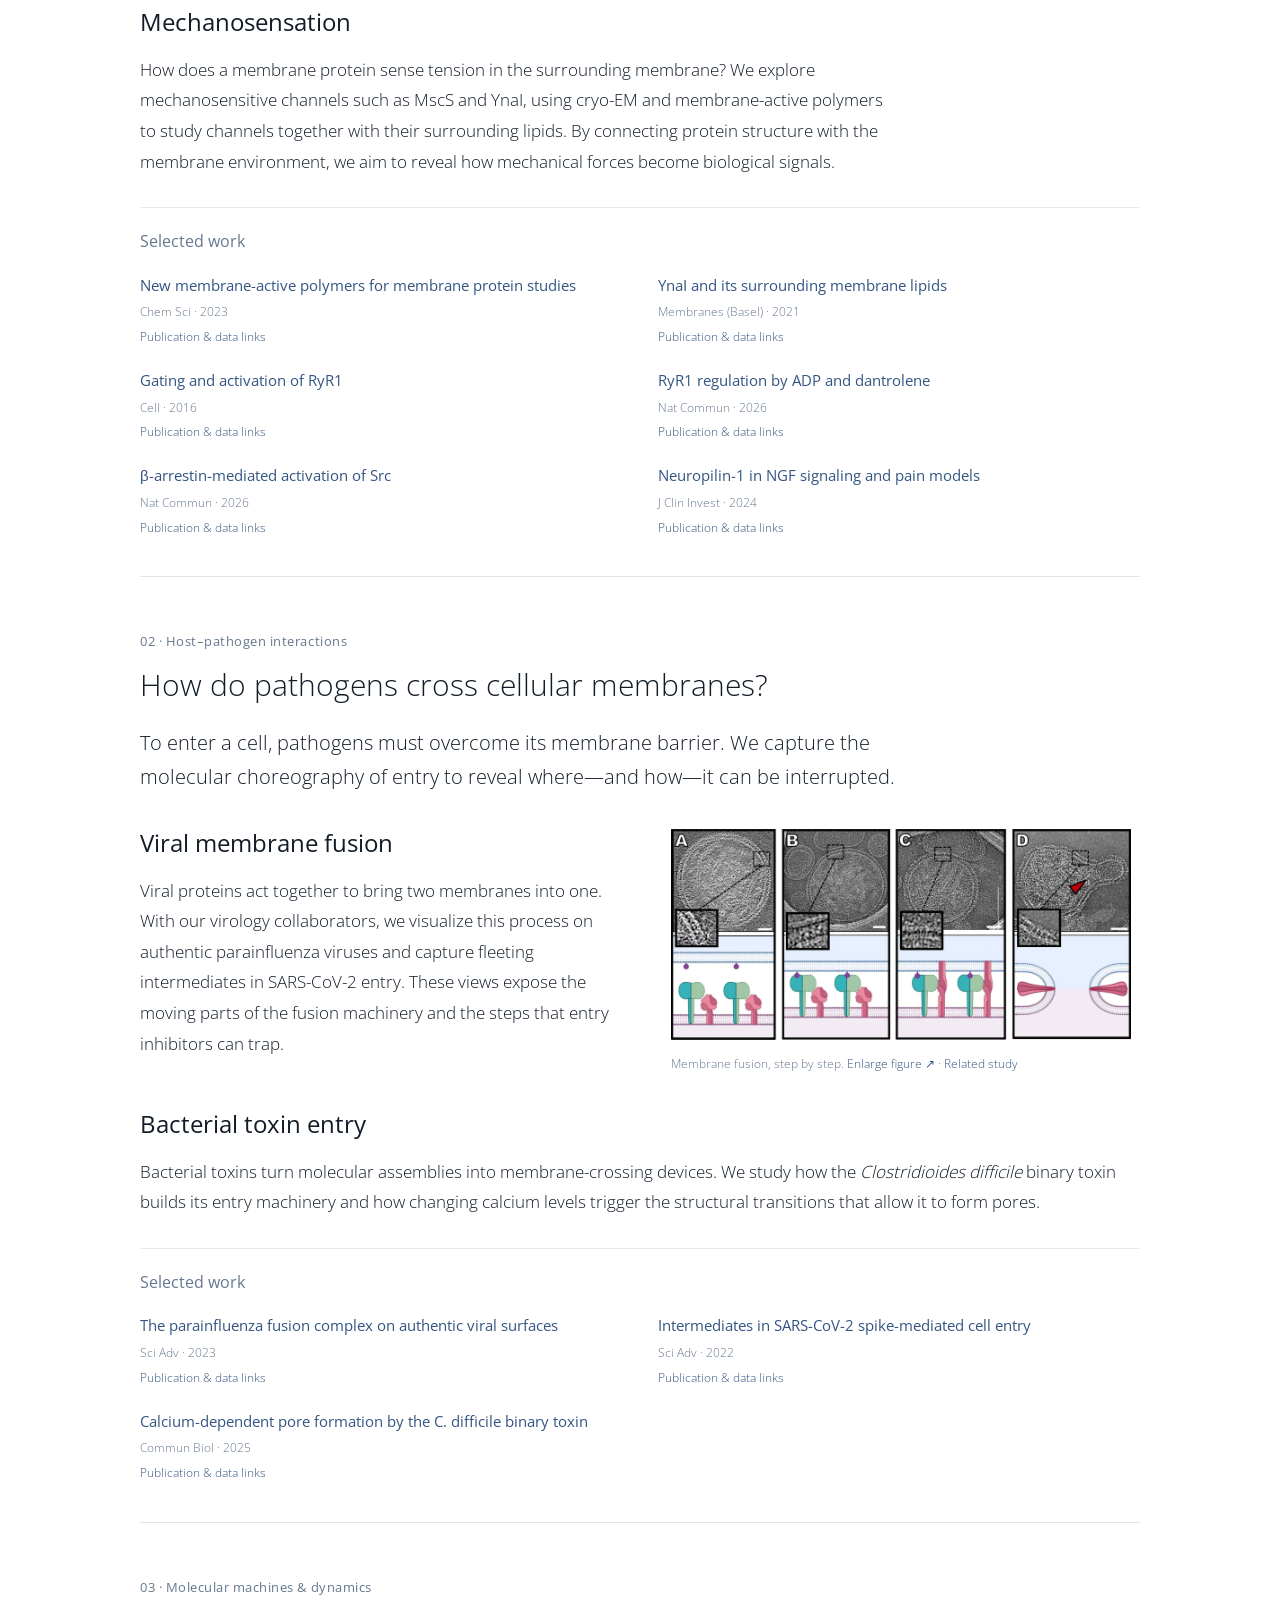
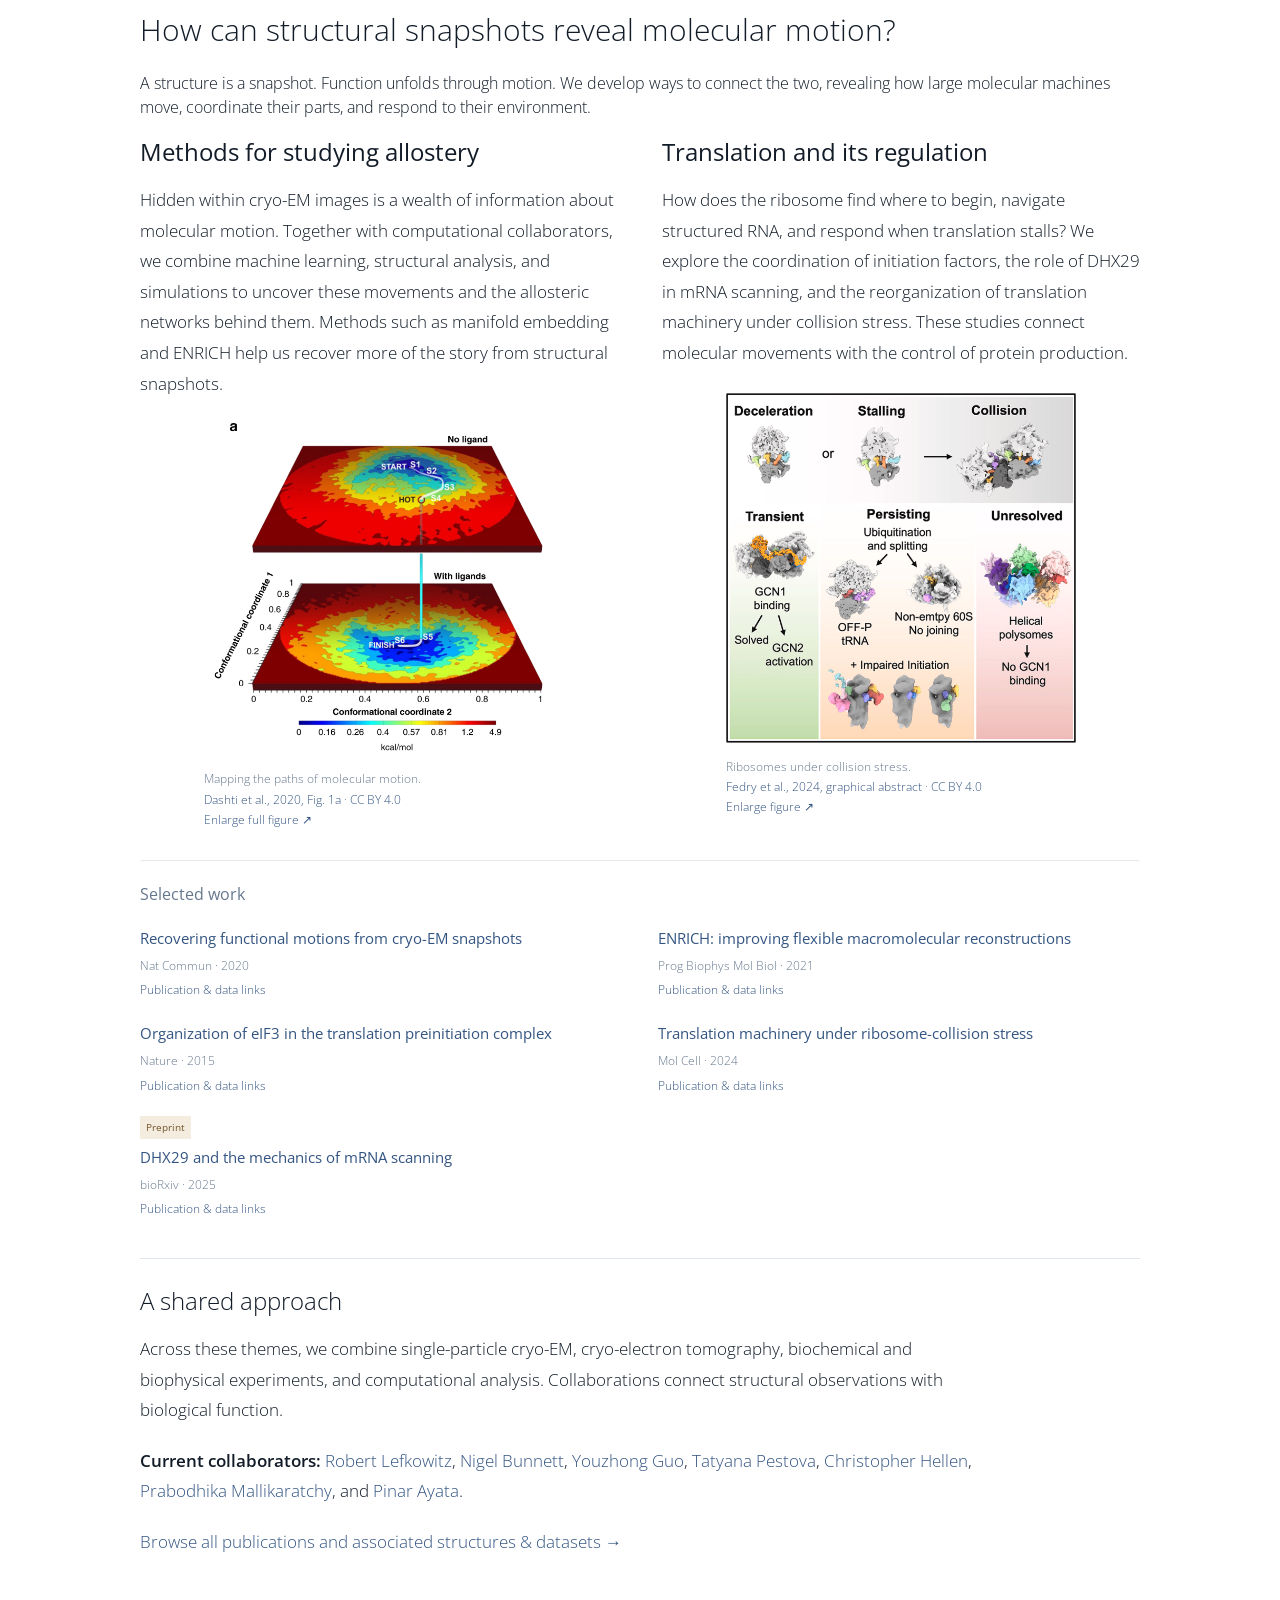
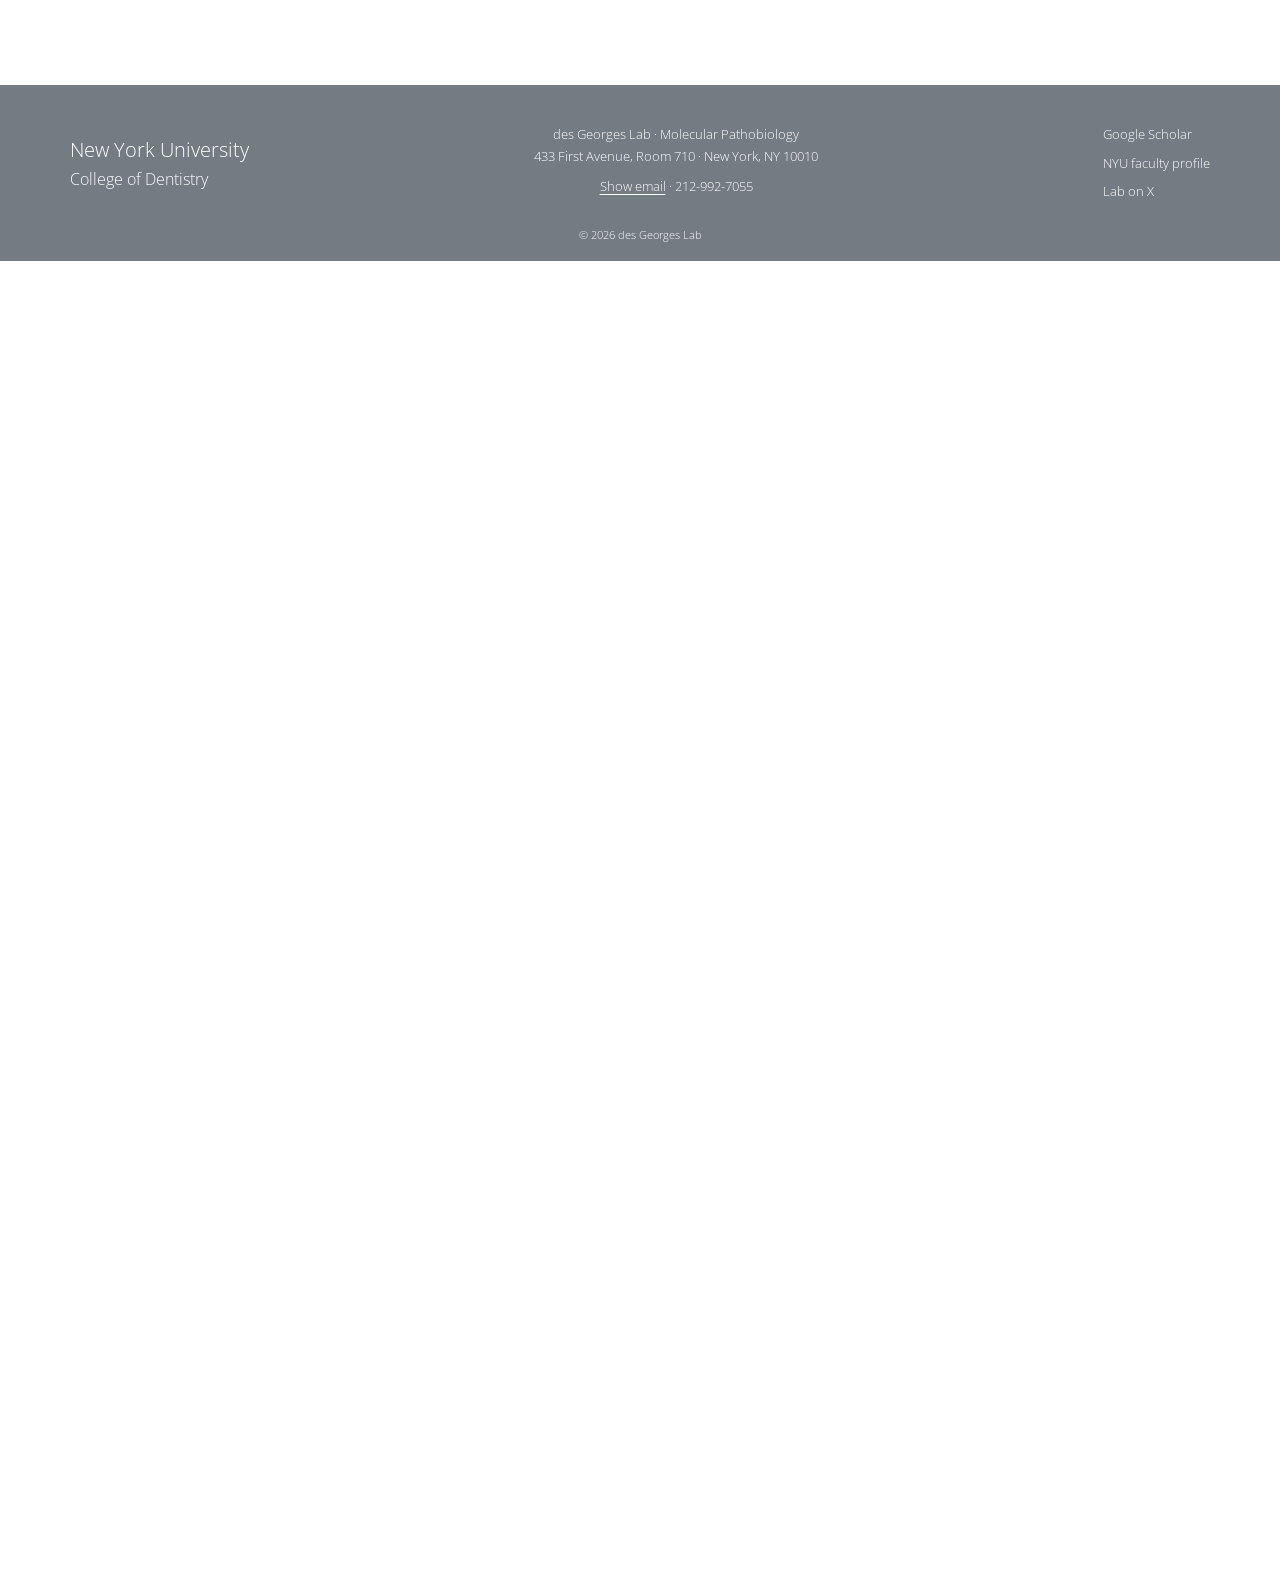
<file: research/index.html>
<!doctype html><html lang="en"><head><meta charset="utf-8"><meta http-equiv="Content-Security-Policy" content="default-src 'none'; script-src 'self'; style-src 'self'; img-src 'self' data:; font-src 'self'; connect-src 'none'; object-src 'none'; frame-src 'none'; base-uri 'self'; form-action 'none'">
<meta name="referrer" content="strict-origin-when-cross-origin"><meta name="robots" content="noindex"><meta http-equiv="refresh" content="0;url=../research.html"><link rel="canonical" href="https://desgeorgeslab.org/research.html"><title>des Georges Lab</title></head><body><p>This page has moved. <a href="../research.html">Continue to the des Georges Lab website</a>.</p></body></html>
</file>
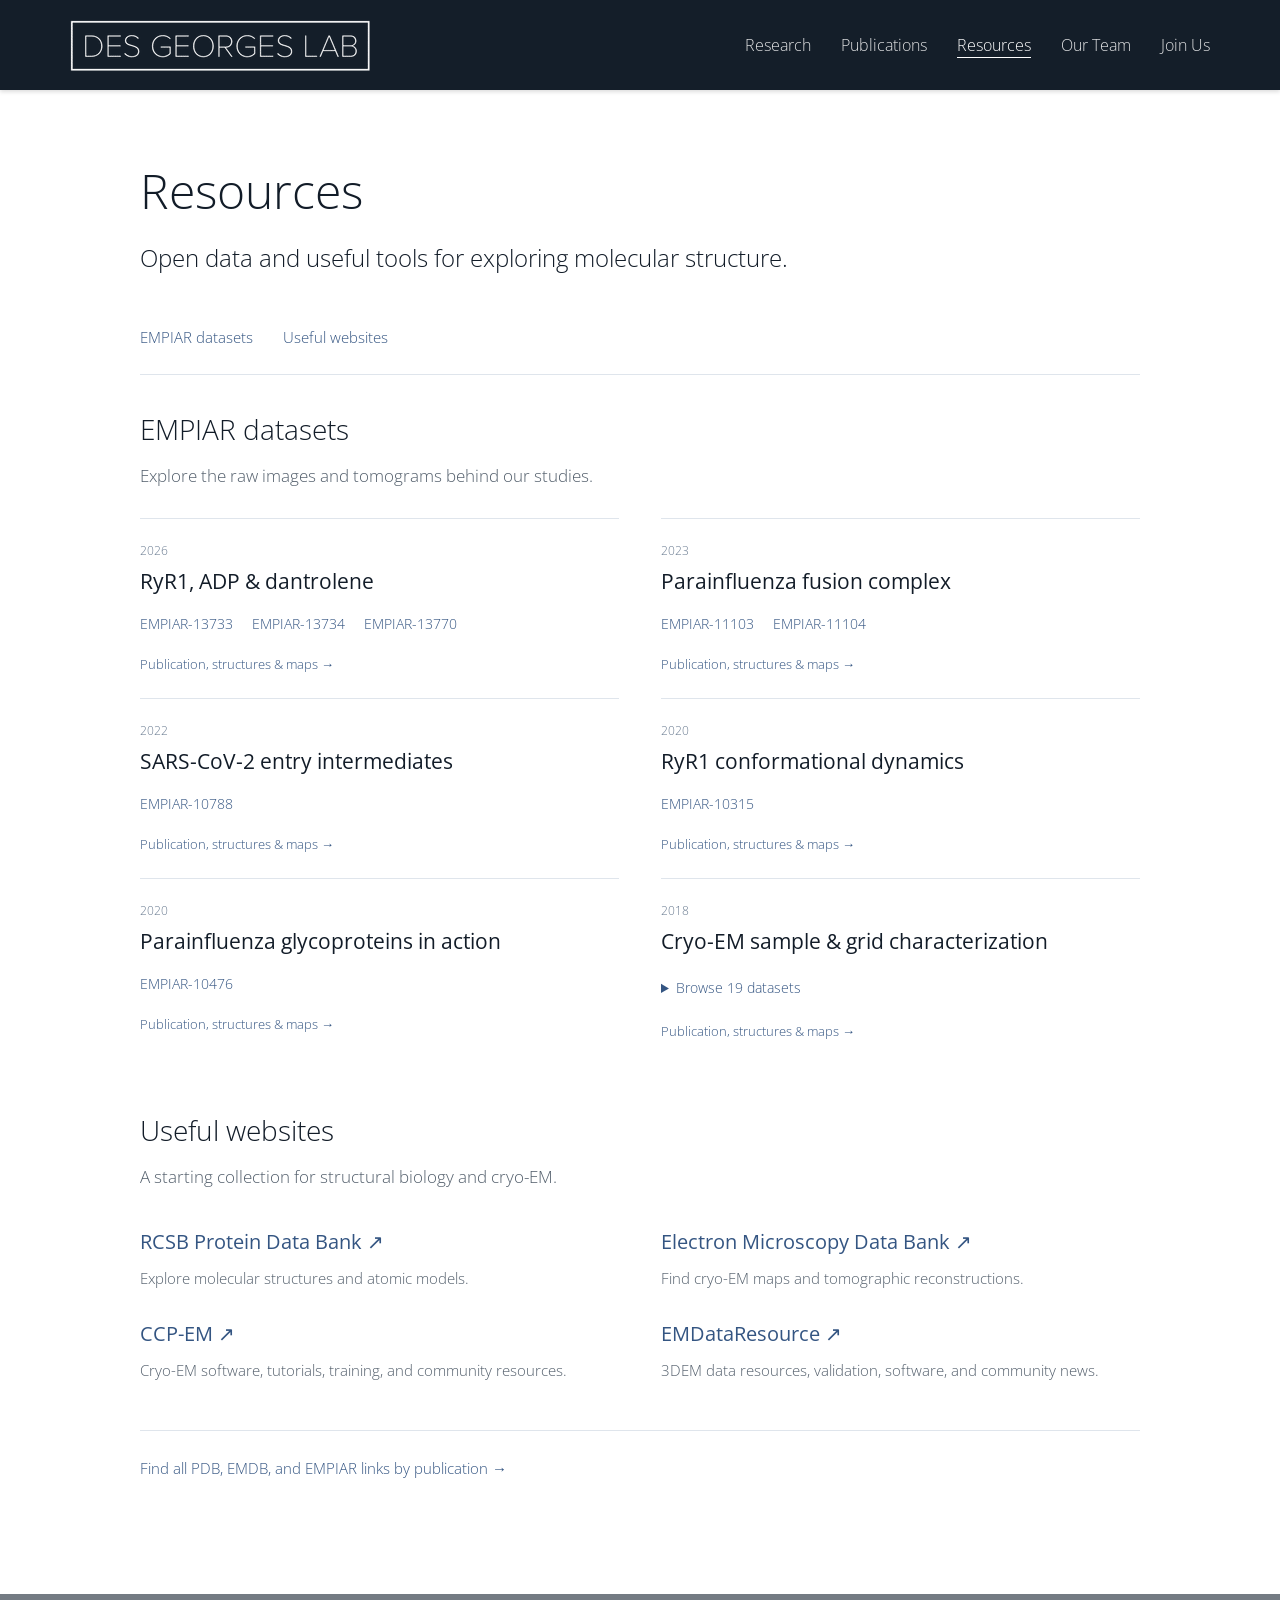
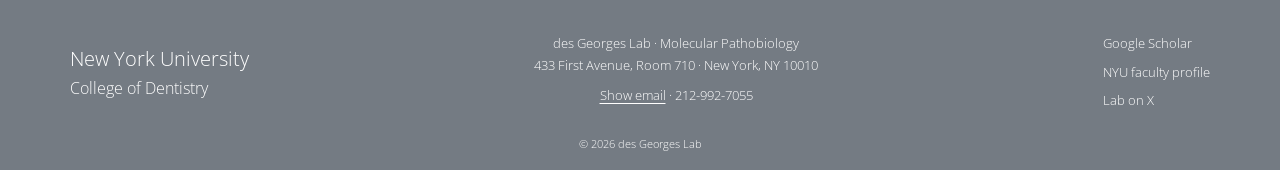
<file: resources/index.html>
<!doctype html><html lang="en"><head><meta charset="utf-8"><meta http-equiv="Content-Security-Policy" content="default-src 'none'; script-src 'self'; style-src 'self'; img-src 'self' data:; font-src 'self'; connect-src 'none'; object-src 'none'; frame-src 'none'; base-uri 'self'; form-action 'none'">
<meta name="referrer" content="strict-origin-when-cross-origin"><meta name="robots" content="noindex"><meta http-equiv="refresh" content="0;url=../resources.html"><link rel="canonical" href="https://desgeorgeslab.org/resources.html"><title>des Georges Lab</title></head><body><p>This page has moved. <a href="../resources.html">Continue to the des Georges Lab website</a>.</p></body></html>
</file>
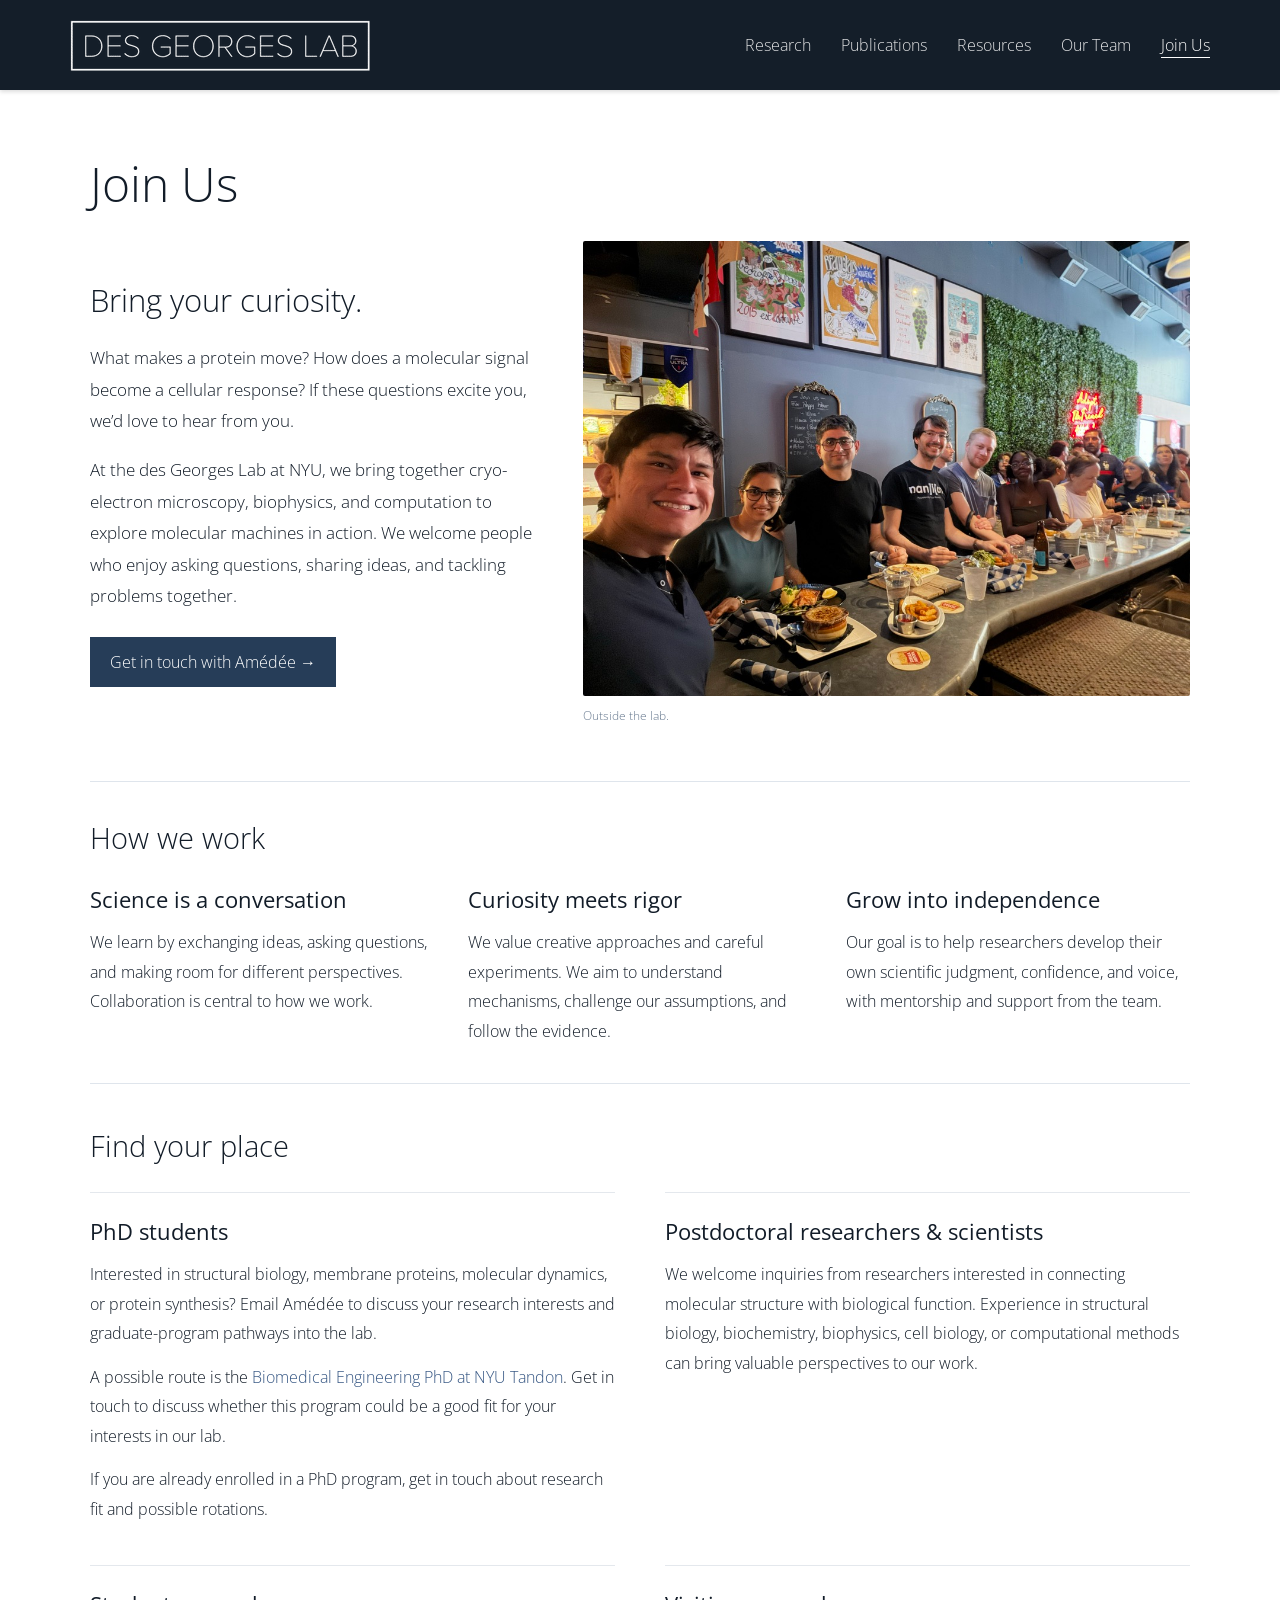
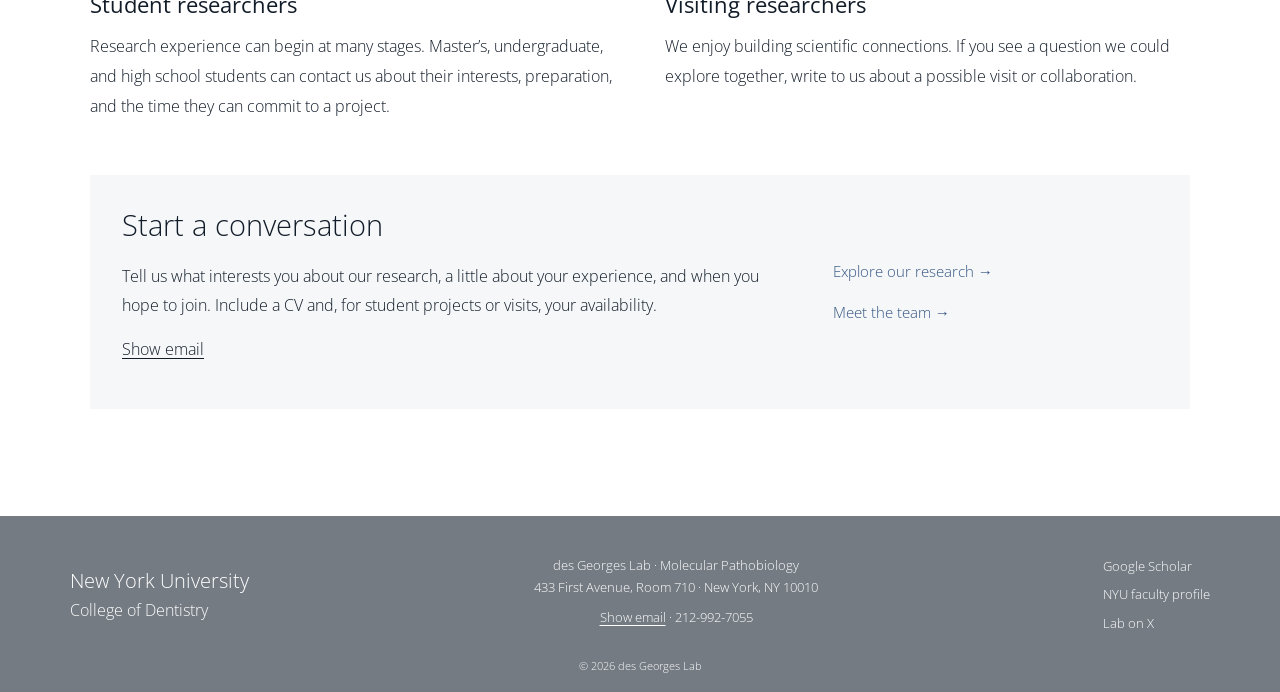
<file: join.html>
<!doctype html>
<html lang="en">
<head>
<meta charset="utf-8">
<meta http-equiv="Content-Security-Policy" content="default-src 'none'; script-src 'self'; style-src 'self'; img-src 'self' data:; font-src 'self'; connect-src 'none'; object-src 'none'; frame-src 'none'; base-uri 'self'; form-action 'none'">
<meta name="referrer" content="strict-origin-when-cross-origin">
<meta name="viewport" content="width=device-width, initial-scale=1">
<meta name="robots" content="index, follow">
<title>Join Us | des Georges Lab</title>
<meta name="description" content="Explore research and training opportunities in the des Georges Lab at NYU, and get in touch about joining the team.">
<link rel="icon" type="image/png" href="assets/lab-wordmark.png">
<link rel="preload" href="assets/open-sans.woff2" as="font" type="font/woff2" crossorigin>
<link rel="stylesheet" href="assets/original-theme.css?v=e24828fa2d66">
<link rel="stylesheet" href="assets/preview.css?v=8b8dc9d49f16">
<script src="assets/navigation.js?v=1bbd4ed2969e" defer></script>
<link rel="canonical" href="https://desgeorgeslab.org/join.html">
<meta property="og:type" content="website">
<meta property="og:site_name" content="des Georges Lab">
<meta property="og:title" content="Join Us | des Georges Lab">
<meta property="og:description" content="Explore research and training opportunities in the des Georges Lab at NYU, and get in touch about joining the team.">
<meta property="og:url" content="https://desgeorgeslab.org/join.html">
<meta property="og:image" content="https://desgeorgeslab.org/assets/ryanodine-receptor.png">
</head>
<body>
<a class="lab-skip" href="#content">Skip to content</a>
<header class="lab-header" id="top">
 <div class="lab-header-inner">
  <a class="lab-brand" href="./" aria-label="des Georges Lab home"><img src="assets/lab-wordmark.png" width="300" height="51" alt="des Georges Lab"></a>
  <button class="lab-menu-toggle" type="button" aria-expanded="false" aria-controls="primary-menu"><span class="menu-lines" aria-hidden="true"><span></span><span></span><span></span></span><span>Menu</span></button>
  <nav id="primary-menu" aria-label="Main navigation">
   <a href="research.html">Research</a>
   <a href="publications.html">Publications</a>
   <a href="resources.html">Resources</a>
   <a href="team.html">Our Team</a>
   <a href="join.html" aria-current="page">Join Us</a>
  </nav>
 </div>
</header>
<main id="content" tabindex="-1" class="lab-join">
<h1>Join Us</h1>
<div class="join-opening"><div class="join-welcome"><p class="join-lead">Bring your curiosity.</p><p>What makes a protein move? How does a molecular signal become a cellular response? If these questions excite you, we’d love to hear from you.</p><p>At the des Georges Lab at NYU, we bring together cryo-electron microscopy, biophysics, and computation to explore molecular machines in action. We welcome people who enjoy asking questions, sharing ideas, and tackling problems together.</p><span class="email-contact"><button type="button" class="email-reveal join-contact-button" data-contact="117.100.101.32.93.116.111.100.91.32.117.121.110.32.93.116.97.91.32.115.101.103.114.111.101.103.46.115.101.100.46.97" aria-label="Get in touch with Amédée → for Amédée des Georges">Get in touch with Amédée →</button><span class="email-result" aria-live="polite"></span></span></div>
<figure class="join-group-photo"><img src="assets/lab-outing.jpg" width="1024" height="768" alt="Lab members sharing a meal together at a restaurant." fetchpriority="high"><figcaption>Outside the lab.</figcaption></figure></div>

<section class="join-culture" aria-labelledby="culture-heading"><h2 id="culture-heading">How we work</h2><div class="join-values">
<div><h3>Science is a conversation</h3><p>We learn by exchanging ideas, asking questions, and making room for different perspectives. Collaboration is central to how we work.</p></div>
<div><h3>Curiosity meets rigor</h3><p>We value creative approaches and careful experiments. We aim to understand mechanisms, challenge our assumptions, and follow the evidence.</p></div>
<div><h3>Grow into independence</h3><p>Our goal is to help researchers develop their own scientific judgment, confidence, and voice, with mentorship and support from the team.</p></div>
</div></section>

<section class="join-pathways" aria-labelledby="pathways-heading"><h2 id="pathways-heading">Find your place</h2><div class="join-pathway-grid">
<article><h3>PhD students</h3><p>Interested in structural biology, membrane proteins, molecular dynamics, or protein synthesis? Email Amédée to discuss your research interests and graduate-program pathways into the lab.</p><p>A possible route is the <a href="https://engineering.nyu.edu/academics/programs/biomedical-engineering-phd">Biomedical Engineering PhD at NYU Tandon</a>. Get in touch to discuss whether this program could be a good fit for your interests in our lab.</p><p>If you are already enrolled in a PhD program, get in touch about research fit and possible rotations.</p></article>
<article><h3>Postdoctoral researchers &amp; scientists</h3><p>We welcome inquiries from researchers interested in connecting molecular structure with biological function. Experience in structural biology, biochemistry, biophysics, cell biology, or computational methods can bring valuable perspectives to our work.</p></article>
<article><h3>Student researchers</h3><p>Research experience can begin at many stages. Master’s, undergraduate, and high school students can contact us about their interests, preparation, and the time they can commit to a project.</p></article>
<article><h3>Visiting researchers</h3><p>We enjoy building scientific connections. If you see a question we could explore together, write to us about a possible visit or collaboration.</p></article>
</div></section>

<section id="contact" class="join-next-step" aria-labelledby="contact-heading"><div><h2 id="contact-heading">Start a conversation</h2><p>Tell us what interests you about our research, a little about your experience, and when you hope to join. Include a CV and, for student projects or visits, your availability.</p><p><span class="email-contact"><button type="button" class="email-reveal " data-contact="117.100.101.32.93.116.111.100.91.32.117.121.110.32.93.116.97.91.32.115.101.103.114.111.101.103.46.115.101.100.46.97" aria-label="Show email for Amédée des Georges">Show email</button><span class="email-result" aria-live="polite"></span></span></p></div><nav aria-label="Explore the lab"><a href="research.html">Explore our research →</a><a href="team.html">Meet the team →</a></nav></section>
</main>
<footer class="lab-footer">
 <div class="lab-footer-inner">
  <div class="lab-institution"><a href="https://dental.nyu.edu/">New York University<br><span>College of Dentistry</span></a></div>
  <div class="lab-contact"><p>des Georges Lab · Molecular Pathobiology<br>433 First Avenue, Room 710 · New York, NY 10010</p><p><span class="email-contact"><button type="button" class="email-reveal " data-contact="117.100.101.32.93.116.111.100.91.32.117.121.110.32.93.116.97.91.32.115.101.103.114.111.101.103.46.115.101.100.46.97" aria-label="Show email for Amédée des Georges">Show email</button><span class="email-result" aria-live="polite"></span></span> <span aria-hidden="true">·</span> <a href="tel:+12129927055">212-992-7055</a></p></div>
  <nav class="lab-profile-links" aria-label="Lab profiles"><a href="https://scholar.google.com/citations?user=6EGqqdMAAAAJ">Google Scholar</a><a href="https://dental.nyu.edu/faculty/ft/ajd9478.html">NYU faculty profile</a><a href="https://x.com/desGeorgesLab">Lab on X</a></nav>
 </div>
 <p class="lab-copyright">© 2026 des Georges Lab</p>
</footer>

</body>
</html>
</file>
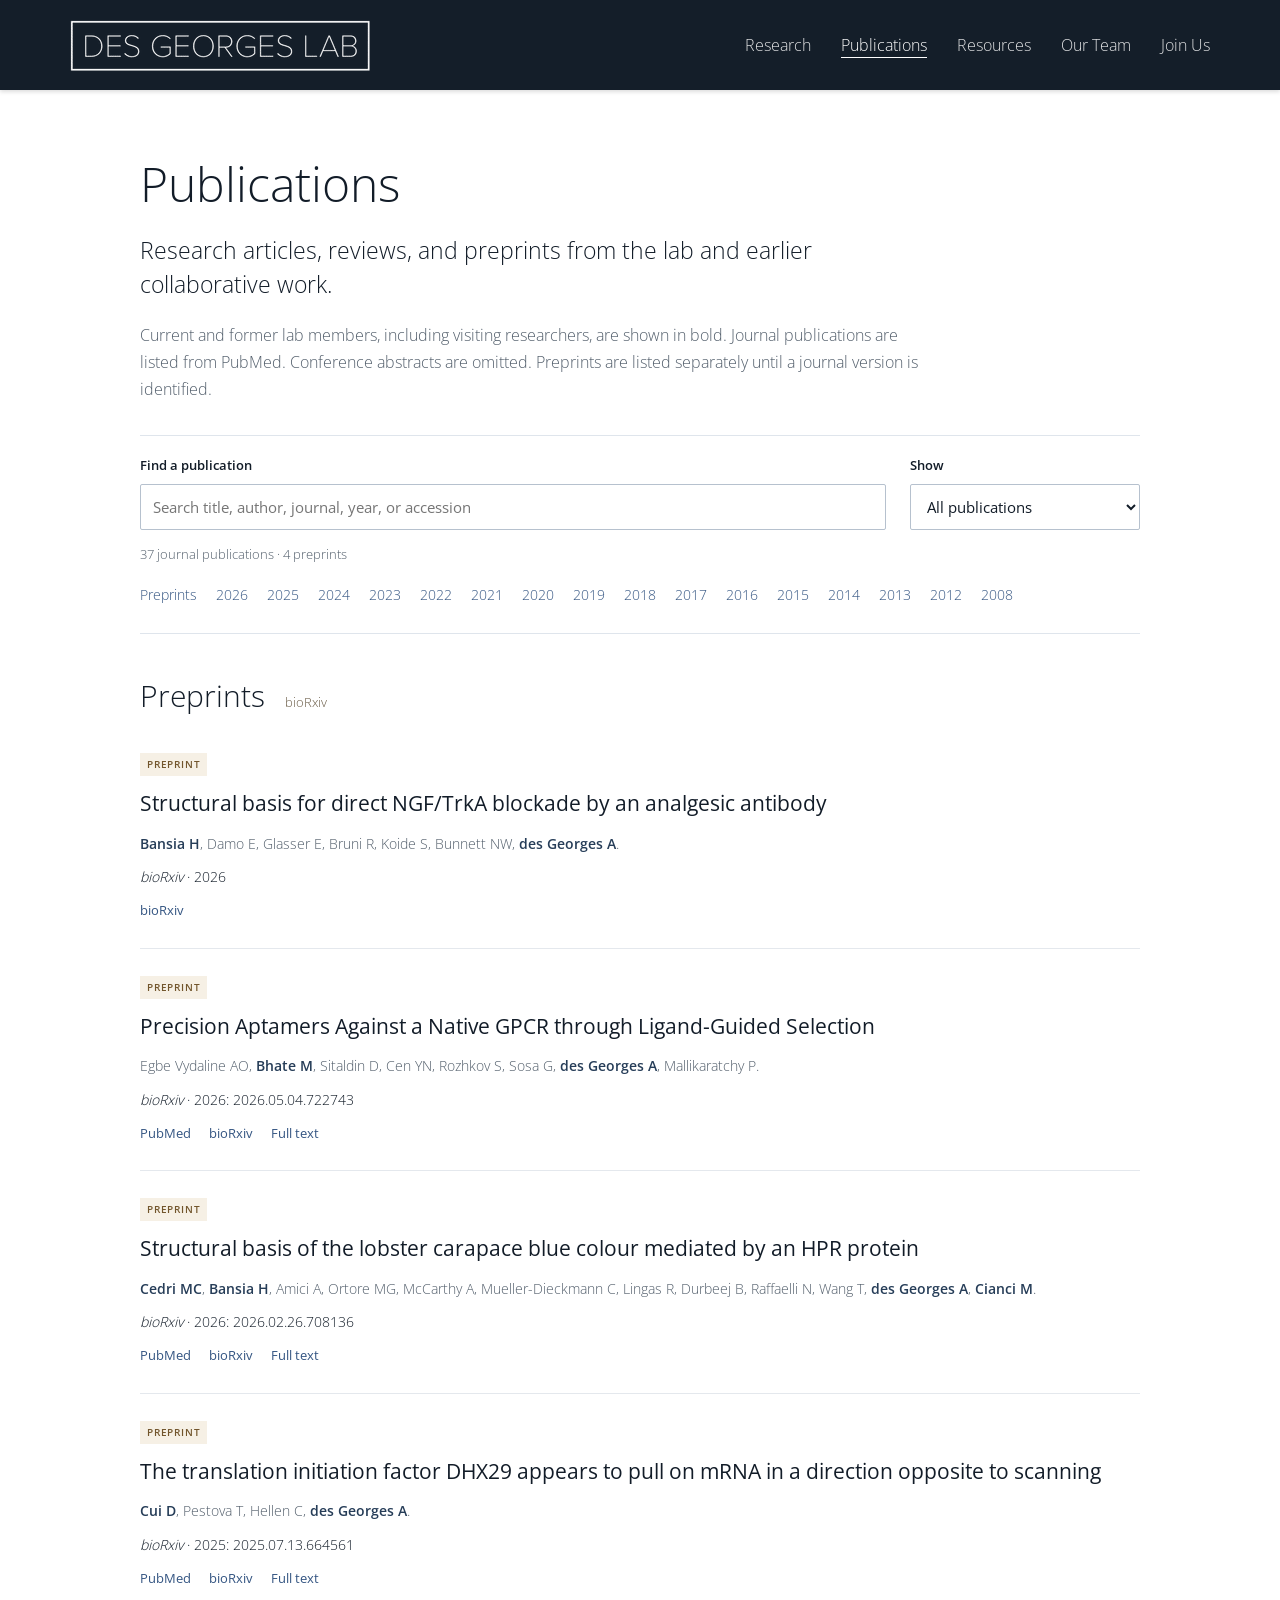
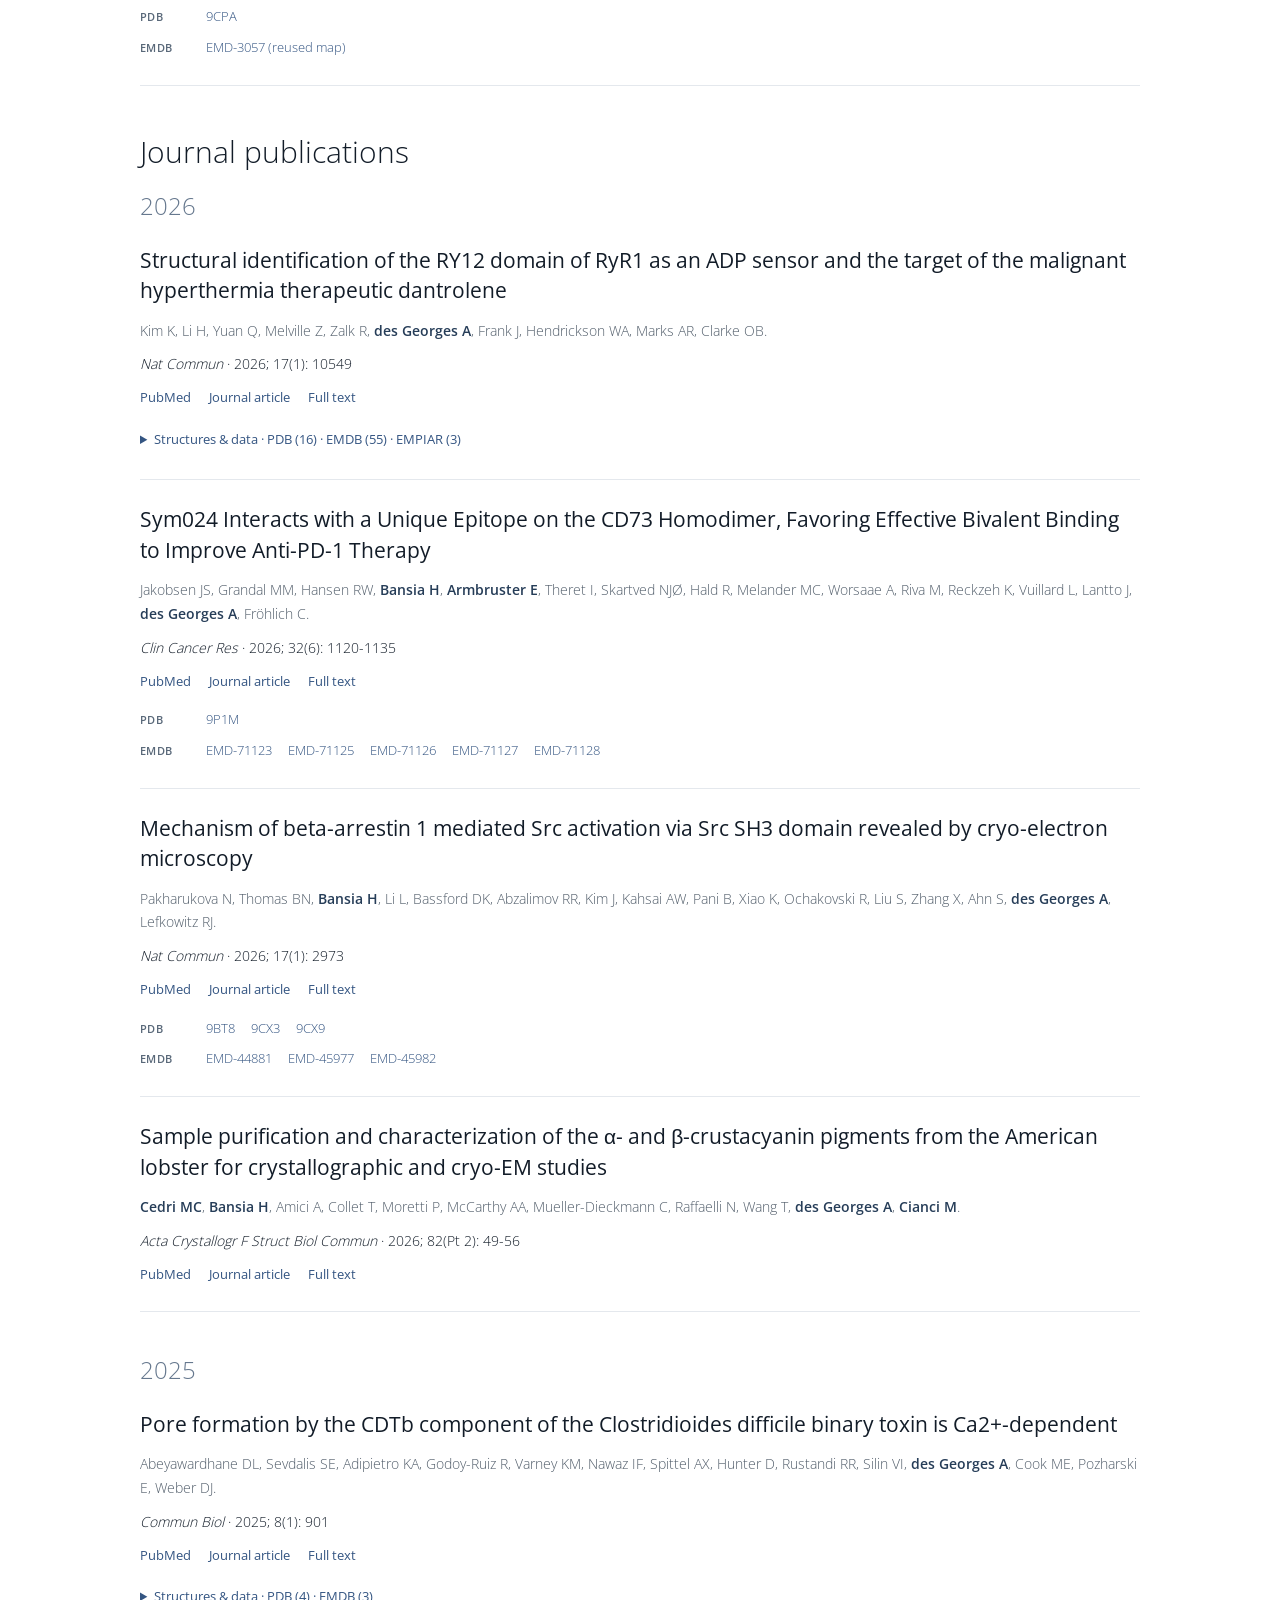
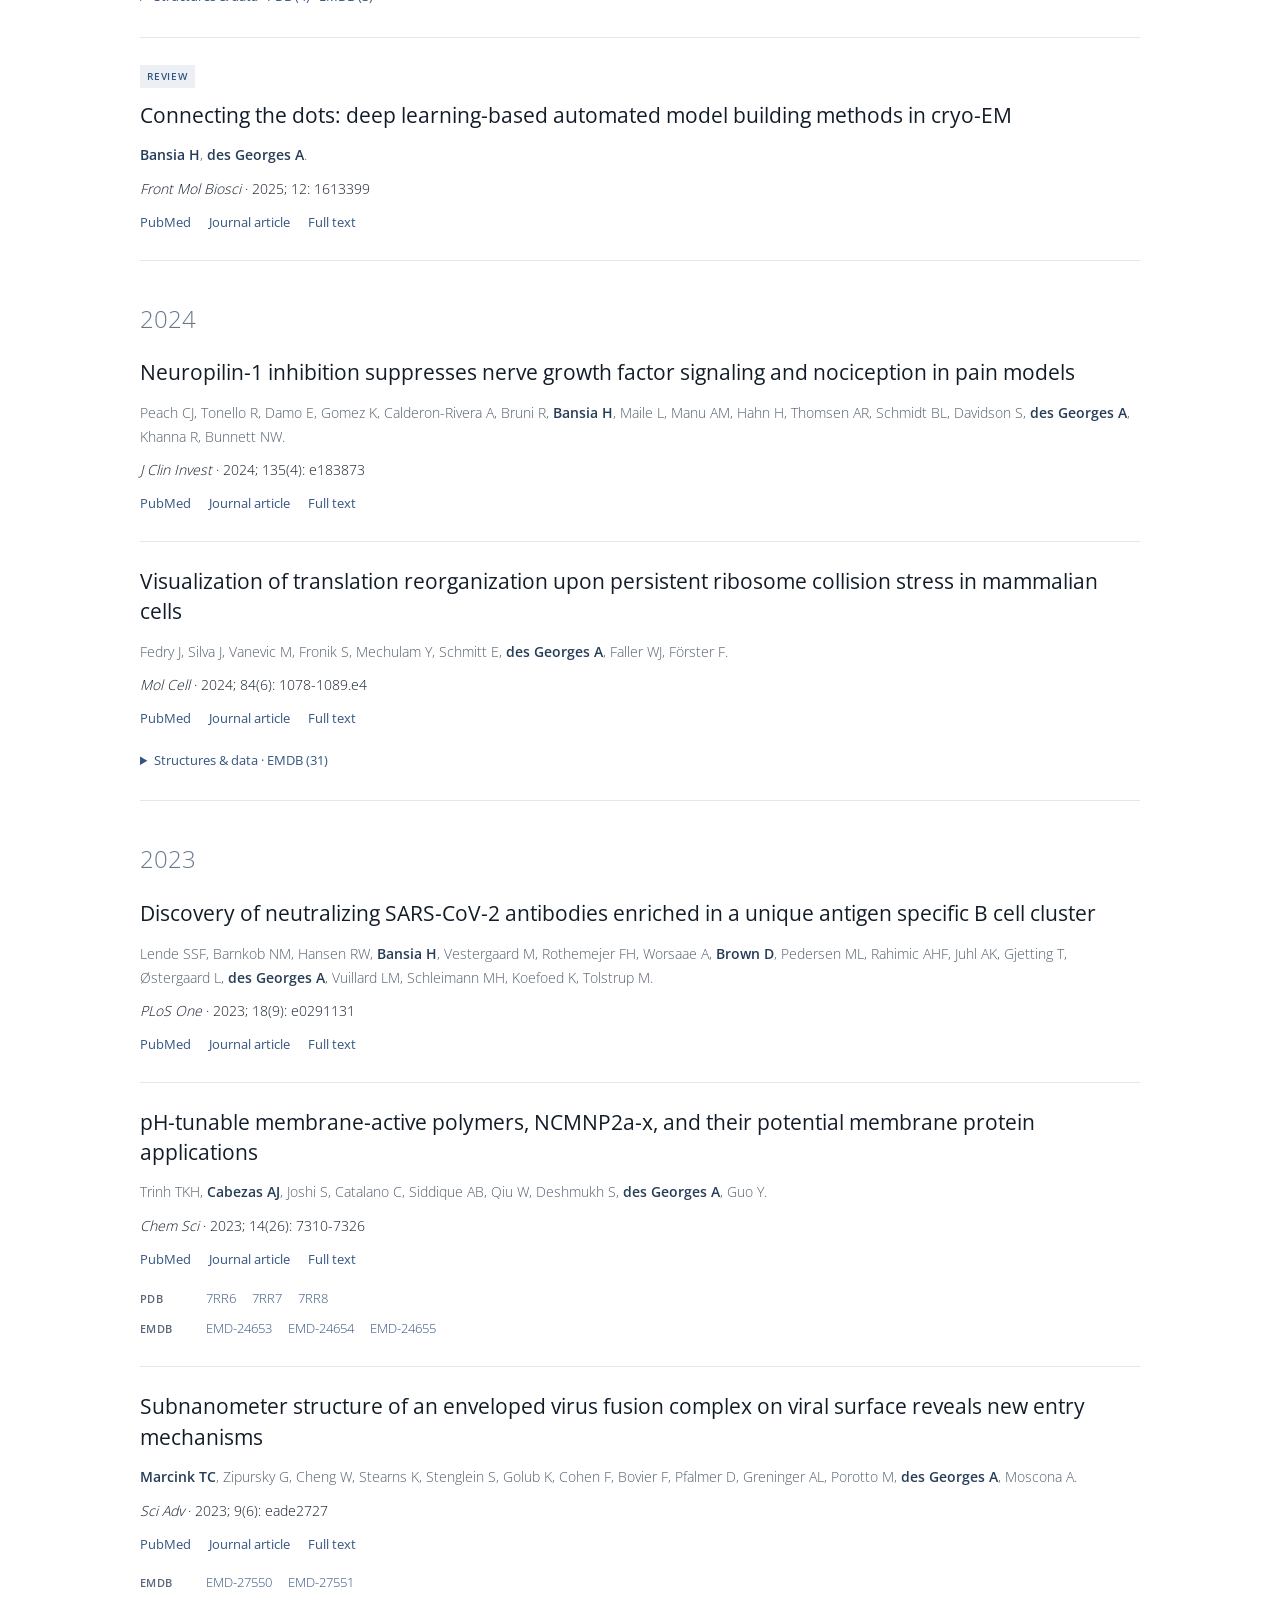
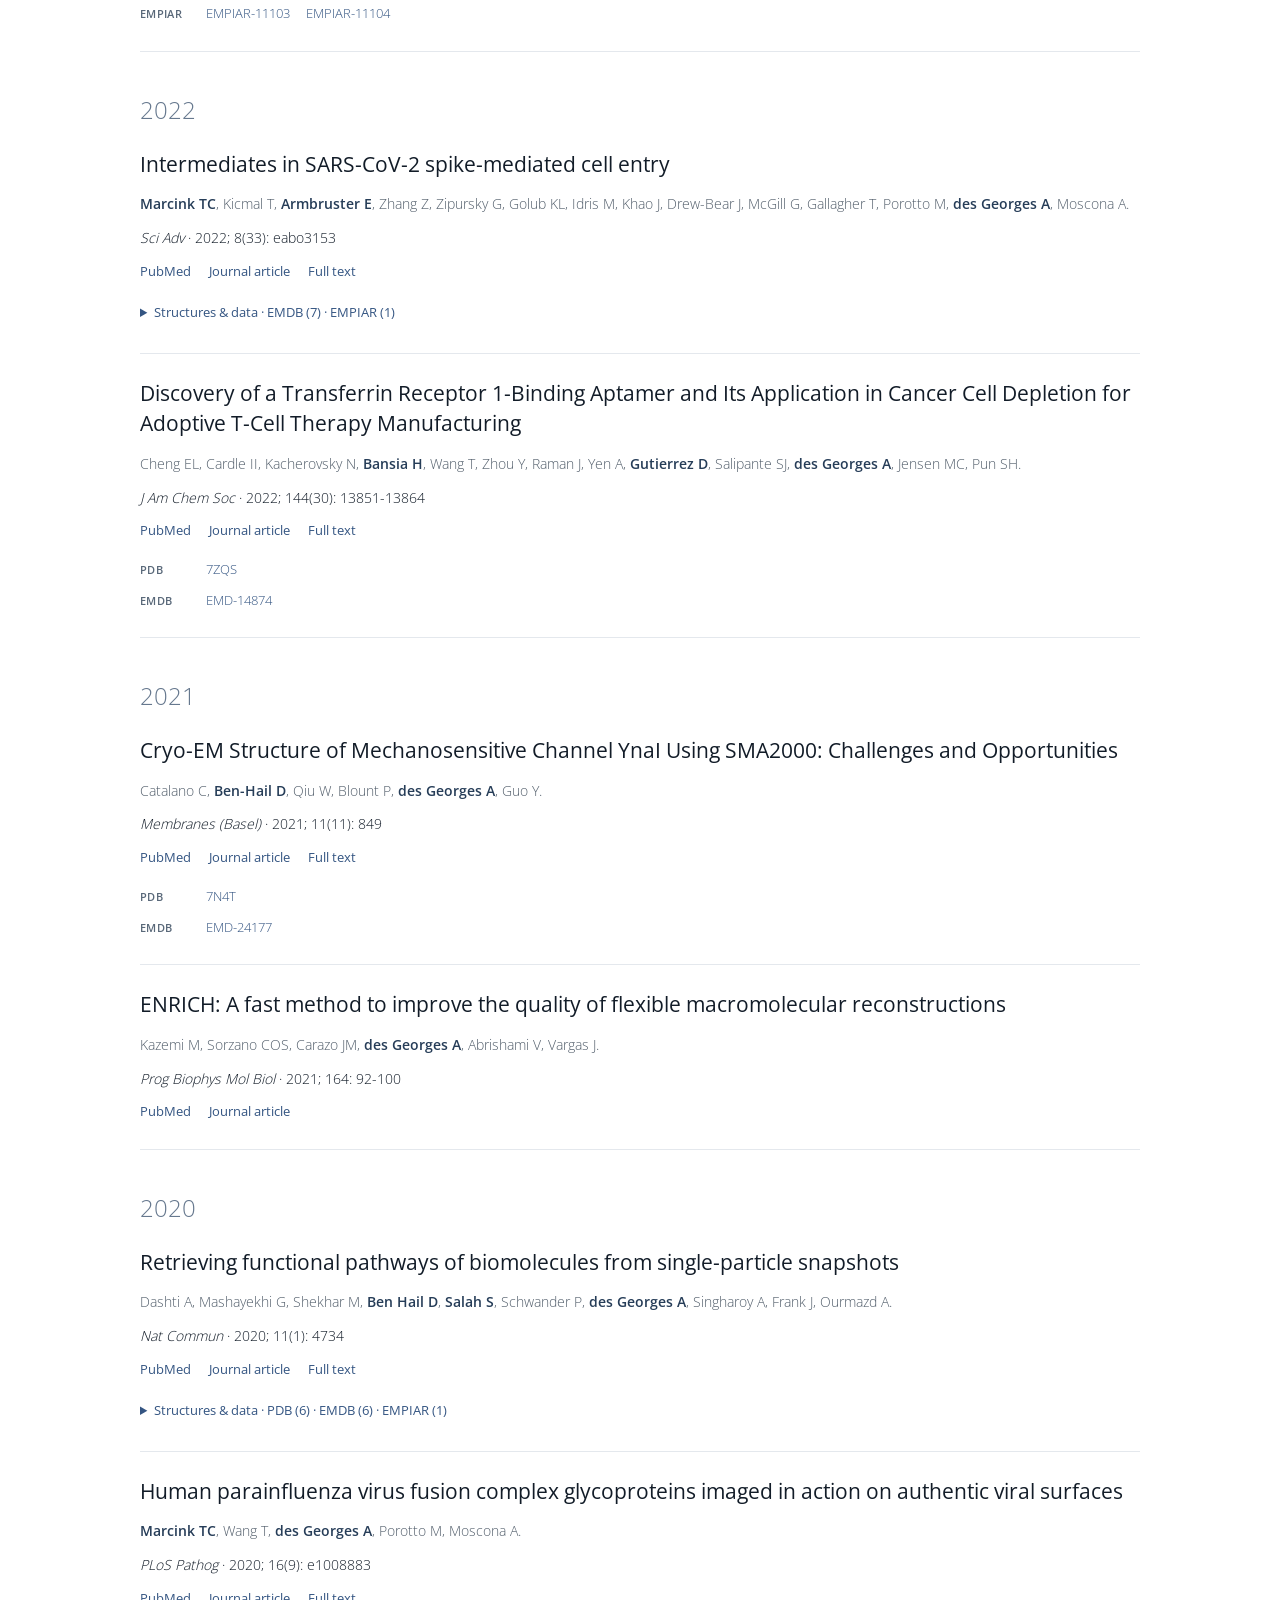
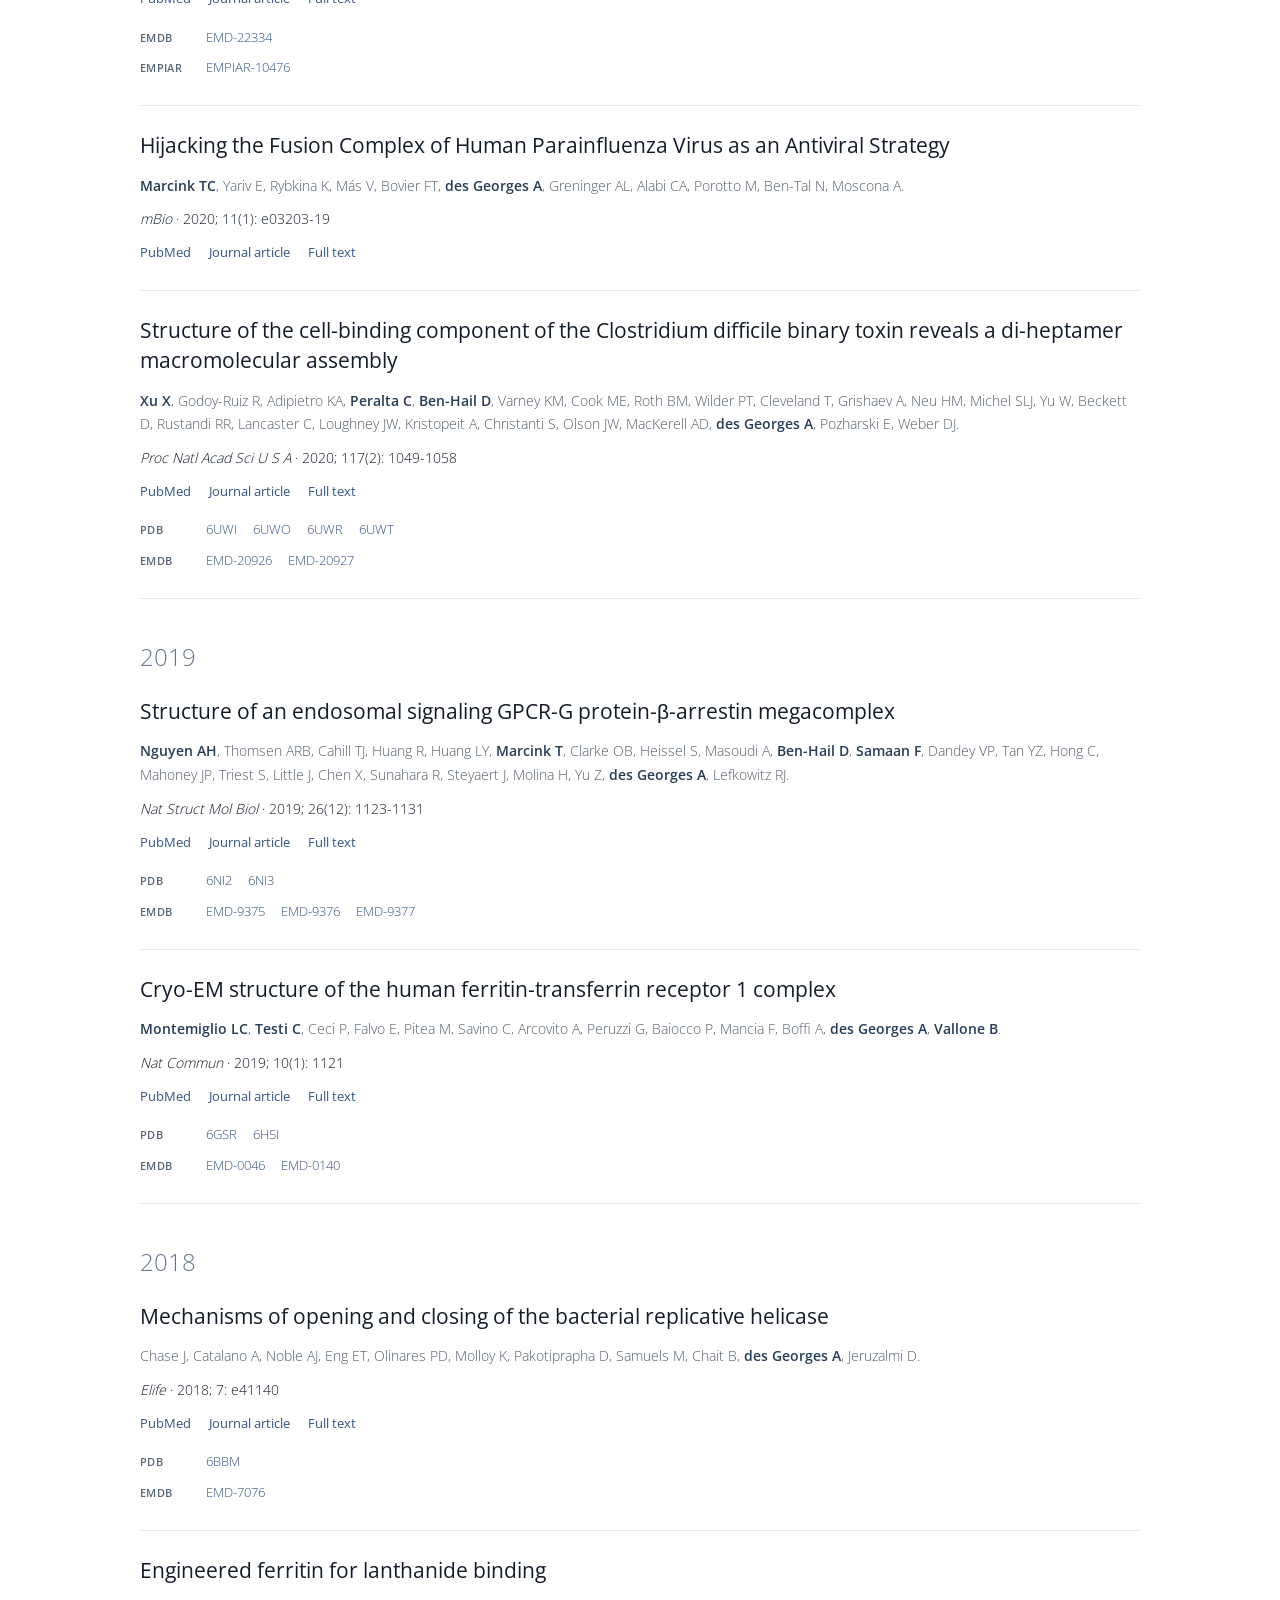
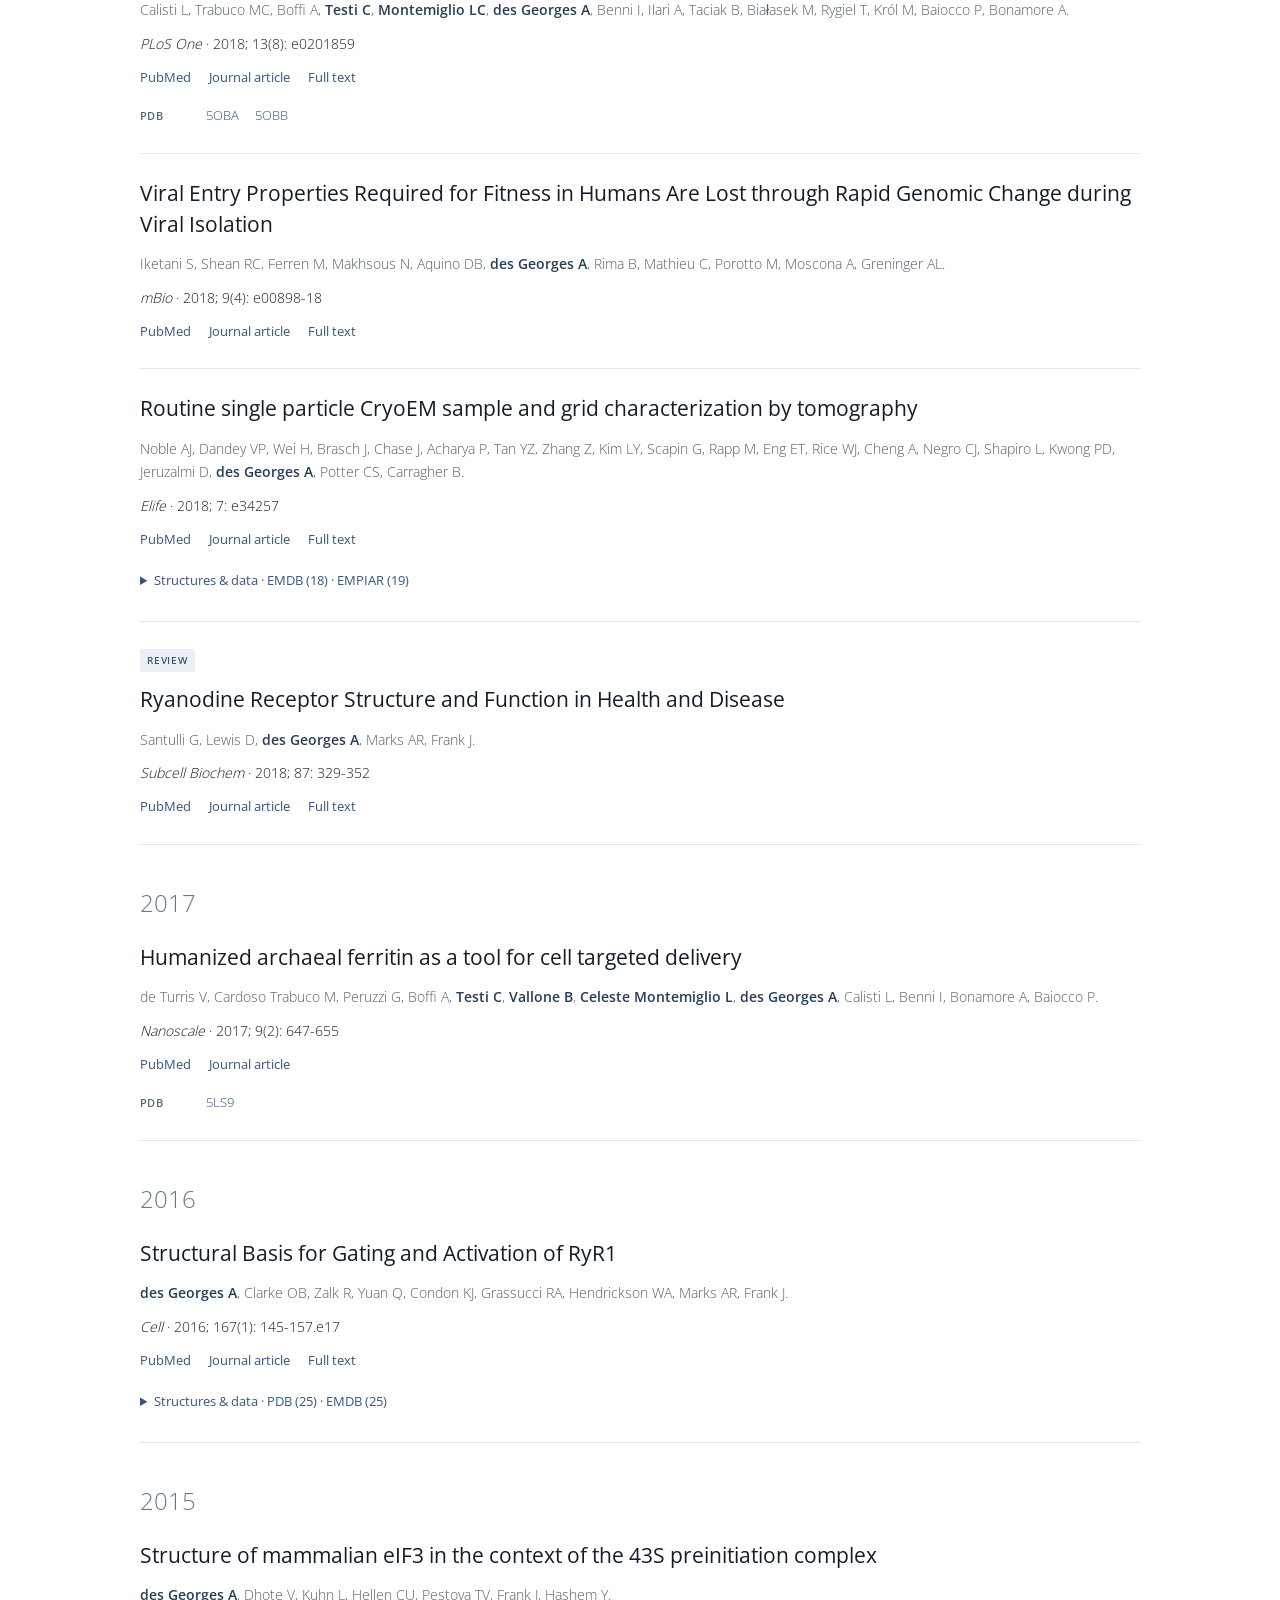
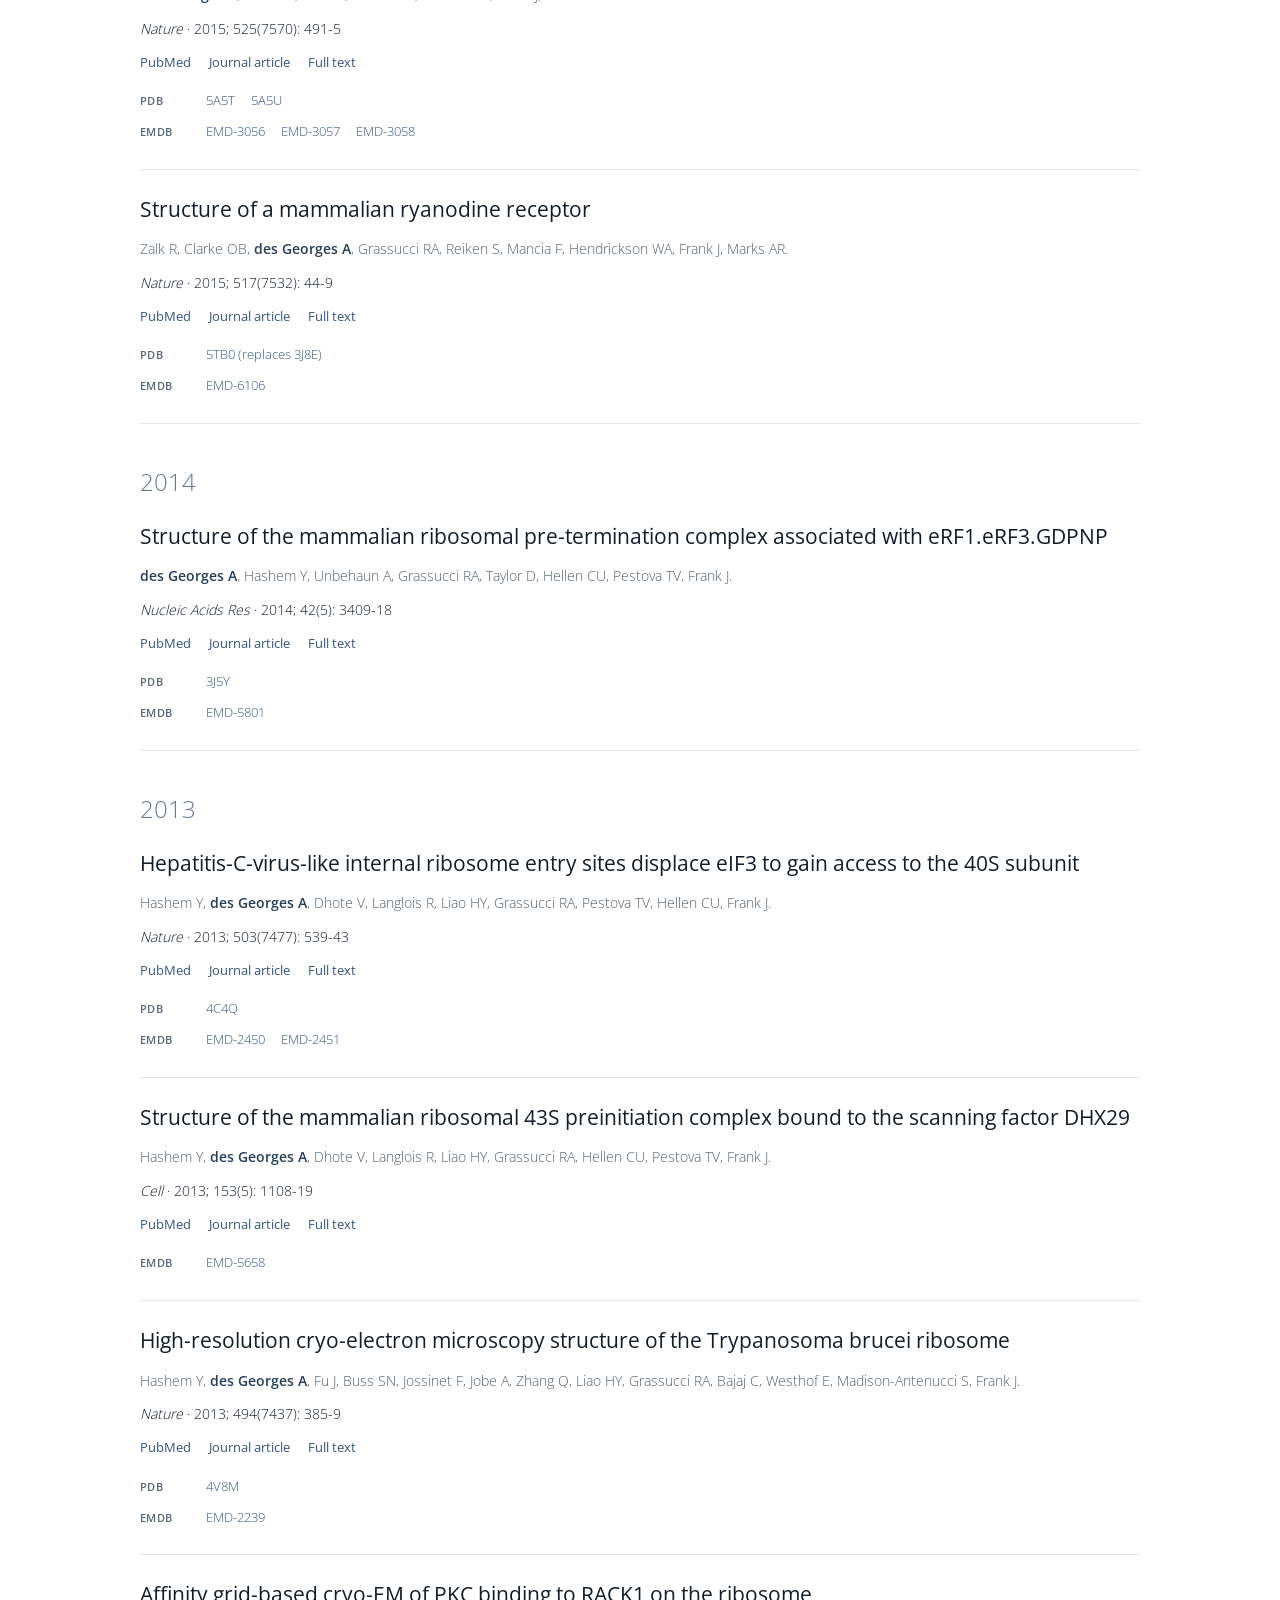
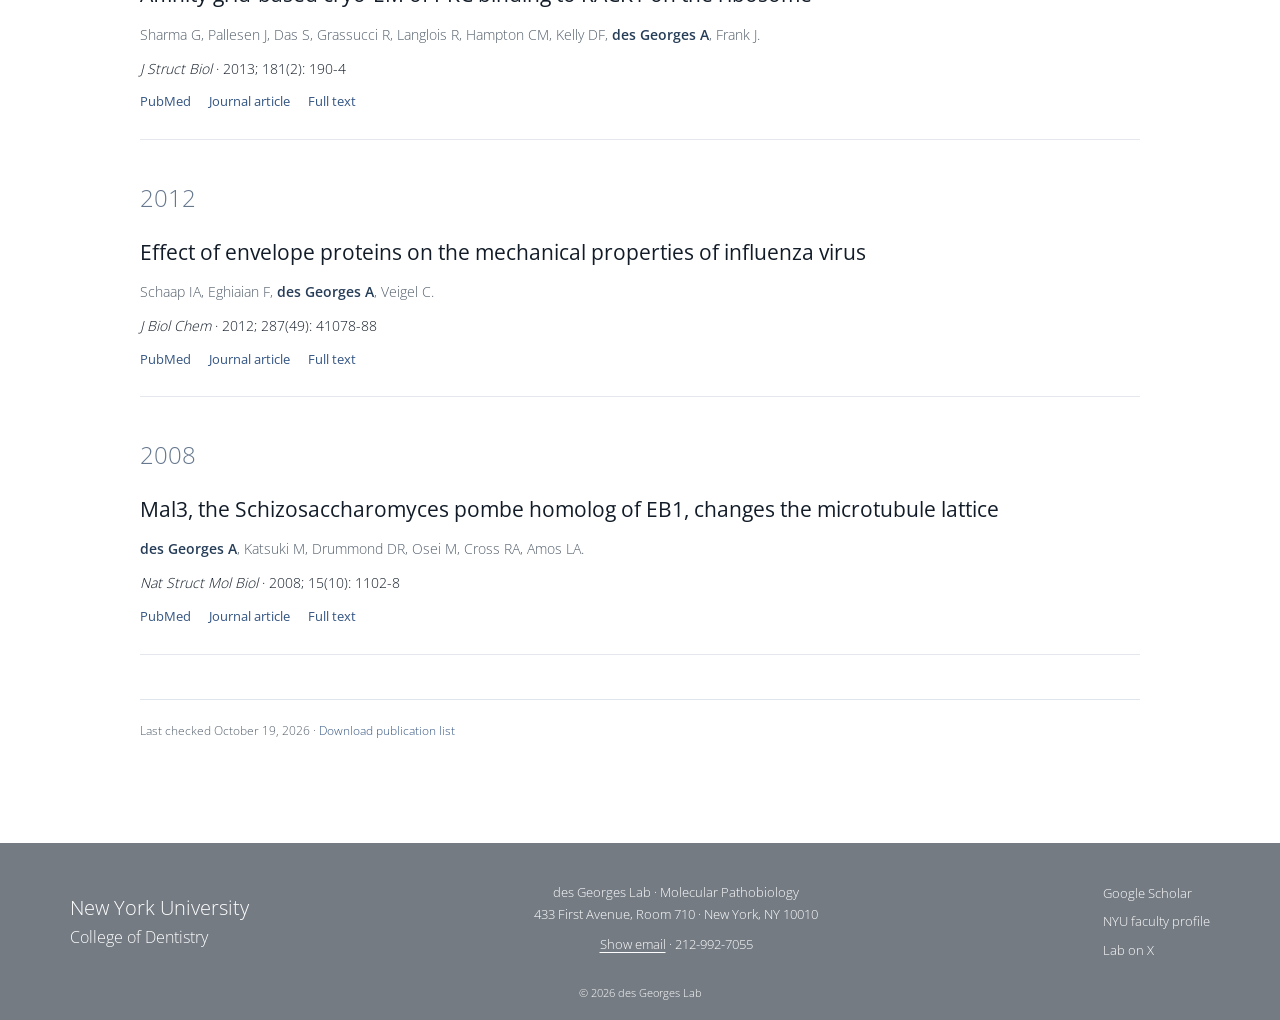
<file: publications.html>
<!doctype html>
<html lang="en">
<head>
<meta charset="utf-8">
<meta http-equiv="Content-Security-Policy" content="default-src 'none'; script-src 'self'; style-src 'self'; img-src 'self' data:; font-src 'self'; connect-src 'none'; object-src 'none'; frame-src 'none'; base-uri 'self'; form-action 'none'">
<meta name="referrer" content="strict-origin-when-cross-origin">
<meta name="viewport" content="width=device-width, initial-scale=1">
<meta name="robots" content="index, follow">
<title>Publications | des Georges Lab</title>
<meta name="description" content="Journal publications and bioRxiv preprints from the des Georges Lab at NYU.">
<link rel="icon" type="image/png" href="assets/lab-wordmark.png">
<link rel="preload" href="assets/open-sans.woff2" as="font" type="font/woff2" crossorigin>
<link rel="stylesheet" href="assets/original-theme.css?v=e24828fa2d66">
<link rel="stylesheet" href="assets/preview.css?v=8b8dc9d49f16">
<script src="assets/navigation.js?v=1bbd4ed2969e" defer></script>
<script src="assets/publications.js?v=22fd5f9b5e86" defer></script>
<link rel="canonical" href="https://desgeorgeslab.org/publications.html">
<meta property="og:type" content="website">
<meta property="og:site_name" content="des Georges Lab">
<meta property="og:title" content="Publications | des Georges Lab">
<meta property="og:description" content="Journal publications and bioRxiv preprints from the des Georges Lab at NYU.">
<meta property="og:url" content="https://desgeorgeslab.org/publications.html">
<meta property="og:image" content="https://desgeorgeslab.org/assets/ryanodine-receptor.png">
</head>
<body>
<a class="lab-skip" href="#content">Skip to content</a>
<header class="lab-header" id="top">
 <div class="lab-header-inner">
  <a class="lab-brand" href="./" aria-label="des Georges Lab home"><img src="assets/lab-wordmark.png" width="300" height="51" alt="des Georges Lab"></a>
  <button class="lab-menu-toggle" type="button" aria-expanded="false" aria-controls="primary-menu"><span class="menu-lines" aria-hidden="true"><span></span><span></span><span></span></span><span>Menu</span></button>
  <nav id="primary-menu" aria-label="Main navigation">
   <a href="research.html">Research</a>
   <a href="publications.html" aria-current="page">Publications</a>
   <a href="resources.html">Resources</a>
   <a href="team.html">Our Team</a>
   <a href="join.html">Join Us</a>
  </nav>
 </div>
</header>
<main id="content" tabindex="-1" class="lab-publications">
 <h1>Publications</h1>
 <p class="publications-intro">Research articles, reviews, and preprints from the lab and earlier collaborative work.</p>
 <p class="publications-policy">Current and former lab members, including visiting researchers, are shown in bold. Journal publications are listed from PubMed. Conference abstracts are omitted. Preprints are listed separately until a journal version is identified.</p>
 <div class="publication-controls"><div><label for="publication-search">Find a publication</label><input id="publication-search" type="search" placeholder="Search title, author, journal, year, or accession" autocomplete="off"></div><div><label for="publication-type">Show</label><select id="publication-type"><option value="all">All publications</option><option value="published">Journal publications</option><option value="preprint">Preprints</option></select></div></div>
 <p id="publication-count" class="publication-count" role="status" aria-live="polite">37 journal publications · 4 preprints</p>
 <nav class="publication-years" aria-label="Publication years"><a href="#preprints">Preprints</a><a href="#year-2026">2026</a><a href="#year-2025">2025</a><a href="#year-2024">2024</a><a href="#year-2023">2023</a><a href="#year-2022">2022</a><a href="#year-2021">2021</a><a href="#year-2020">2020</a><a href="#year-2019">2019</a><a href="#year-2018">2018</a><a href="#year-2017">2017</a><a href="#year-2016">2016</a><a href="#year-2015">2015</a><a href="#year-2014">2014</a><a href="#year-2013">2013</a><a href="#year-2012">2012</a><a href="#year-2008">2008</a></nav>
 <section id="preprints" class="publication-group"><div class="publication-section-heading"><h2>Preprints</h2><p>bioRxiv</p></div><ol class="publication-list"><li class="publication" data-kind="preprint" data-year="2026" id="paper-biorxiv-ngf"><span class="publication-tag">Preprint</span><h3><a href="https://www.biorxiv.org/content/10.64898/2026.06.30.735605v1">Structural basis for direct NGF/TrkA blockade by an analgesic antibody</a></h3><p class="publication-authors"><strong>Bansia H</strong>, Damo E, Glasser E, Bruni R, Koide S, Bunnett NW, <strong>des Georges A</strong>.</p><p class="publication-citation"><em>bioRxiv</em> · 2026</p><p class="publication-links"><a href="https://doi.org/10.64898/2026.06.30.735605">bioRxiv</a></p></li><li class="publication" data-kind="preprint" data-year="2026" id="paper-42146699"><span class="publication-tag">Preprint</span><h3><a href="https://pubmed.ncbi.nlm.nih.gov/42146699/">Precision Aptamers Against a Native GPCR through Ligand-Guided Selection</a></h3><p class="publication-authors">Egbe Vydaline AO, <strong>Bhate M</strong>, Sitaldin D, Cen YN, Rozhkov S, Sosa G, <strong>des Georges A</strong>, Mallikaratchy P.</p><p class="publication-citation"><em>bioRxiv</em> · 2026: 2026.05.04.722743</p><p class="publication-links"><a href="https://pubmed.ncbi.nlm.nih.gov/42146699/">PubMed</a> <a href="https://doi.org/10.64898/2026.05.04.722743">bioRxiv</a> <a href="https://pmc.ncbi.nlm.nih.gov/articles/PMC13174393/">Full text</a></p></li><li class="publication" data-kind="preprint" data-year="2026" id="paper-42124608"><span class="publication-tag">Preprint</span><h3><a href="https://pubmed.ncbi.nlm.nih.gov/42124608/">Structural basis of the lobster carapace blue colour mediated by an HPR protein</a></h3><p class="publication-authors"><strong>Cedri MC</strong>, <strong>Bansia H</strong>, Amici A, Ortore MG, McCarthy A, Mueller-Dieckmann C, Lingas R, Durbeej B, Raffaelli N, Wang T, <strong>des Georges A</strong>, <strong>Cianci M</strong>.</p><p class="publication-citation"><em>bioRxiv</em> · 2026: 2026.02.26.708136</p><p class="publication-links"><a href="https://pubmed.ncbi.nlm.nih.gov/42124608/">PubMed</a> <a href="https://doi.org/10.64898/2026.02.26.708136">bioRxiv</a> <a href="https://pmc.ncbi.nlm.nih.gov/articles/PMC13160164/">Full text</a></p></li><li class="publication" data-kind="preprint" data-year="2025" id="paper-40791316"><span class="publication-tag">Preprint</span><h3><a href="https://pubmed.ncbi.nlm.nih.gov/40791316/">The translation initiation factor DHX29 appears to pull on mRNA in a direction opposite to scanning</a></h3><p class="publication-authors"><strong>Cui D</strong>, Pestova T, Hellen C, <strong>des Georges A</strong>.</p><p class="publication-citation"><em>bioRxiv</em> · 2025: 2025.07.13.664561</p><p class="publication-links"><a href="https://pubmed.ncbi.nlm.nih.gov/40791316/">PubMed</a> <a href="https://doi.org/10.1101/2025.07.13.664561">bioRxiv</a> <a href="https://pmc.ncbi.nlm.nih.gov/articles/PMC12338671/">Full text</a></p><div class="publication-resources resource-inline" aria-label="Structures and data"><div class="resource-groups"><div class="resource-row"><span class="resource-label">PDB</span><div class="resource-accessions"><a href="https://www.rcsb.org/structure/9CPA">9CPA</a></div></div><div class="resource-row"><span class="resource-label">EMDB</span><div class="resource-accessions"><a href="https://www.ebi.ac.uk/emdb/EMD-3057">EMD-3057 (reused map)</a></div></div></div></div></li></ol></section>
 <section aria-labelledby="journal-heading" class="journal-section"><h2 id="journal-heading">Journal publications</h2><section id="year-2026" class="publication-group"><h3 class="publication-year">2026</h3><ol class="publication-list"><li class="publication" data-kind="published" data-year="2026" id="paper-42838934"><h4><a href="https://pubmed.ncbi.nlm.nih.gov/42838934/">Structural identification of the RY12 domain of RyR1 as an ADP sensor and the target of the malignant hyperthermia therapeutic dantrolene</a></h4><p class="publication-authors">Kim K, Li H, Yuan Q, Melville Z, Zalk R, <strong>des Georges A</strong>, Frank J, Hendrickson WA, Marks AR, Clarke OB.</p><p class="publication-citation"><em>Nat Commun</em> · 2026; 17(1): 10549</p><p class="publication-links"><a href="https://pubmed.ncbi.nlm.nih.gov/42838934/">PubMed</a> <a href="https://doi.org/10.1038/s41467-026-76519-y">Journal article</a> <a href="https://pmc.ncbi.nlm.nih.gov/articles/PMC13642953/">Full text</a></p><details class="publication-resources"><summary>Structures &amp; data · PDB (16) · EMDB (55) · EMPIAR (3)</summary><div class="resource-groups"><div class="resource-row"><span class="resource-label">PDB</span><div class="resource-accessions"><a href="https://www.rcsb.org/structure/9ZK8">9ZK8</a><a href="https://www.rcsb.org/structure/9ZK9">9ZK9</a><a href="https://www.rcsb.org/structure/9ZKA">9ZKA</a><a href="https://www.rcsb.org/structure/9ZKC">9ZKC</a><a href="https://www.rcsb.org/structure/9ZKD">9ZKD</a><a href="https://www.rcsb.org/structure/9ZKE">9ZKE</a><a href="https://www.rcsb.org/structure/9ZL7">9ZL7</a><a href="https://www.rcsb.org/structure/9ZLC">9ZLC</a><a href="https://www.rcsb.org/structure/9ZLF">9ZLF</a><a href="https://www.rcsb.org/structure/9ZLH">9ZLH</a><a href="https://www.rcsb.org/structure/9ZN6">9ZN6</a><a href="https://www.rcsb.org/structure/9ZN7">9ZN7</a><a href="https://www.rcsb.org/structure/9ZN8">9ZN8</a><a href="https://www.rcsb.org/structure/9ZN9">9ZN9</a><a href="https://www.rcsb.org/structure/9ZNA">9ZNA</a><a href="https://www.rcsb.org/structure/9ZND">9ZND</a></div></div><div class="resource-row"><span class="resource-label">EMDB</span><div class="resource-accessions"><a href="https://www.ebi.ac.uk/emdb/EMD-74282">EMD-74282</a><a href="https://www.ebi.ac.uk/emdb/EMD-74290">EMD-74290</a><a href="https://www.ebi.ac.uk/emdb/EMD-74292">EMD-74292</a><a href="https://www.ebi.ac.uk/emdb/EMD-74293">EMD-74293</a><a href="https://www.ebi.ac.uk/emdb/EMD-74294">EMD-74294</a><a href="https://www.ebi.ac.uk/emdb/EMD-74295">EMD-74295</a><a href="https://www.ebi.ac.uk/emdb/EMD-74296">EMD-74296</a><a href="https://www.ebi.ac.uk/emdb/EMD-74297">EMD-74297</a><a href="https://www.ebi.ac.uk/emdb/EMD-74298">EMD-74298</a><a href="https://www.ebi.ac.uk/emdb/EMD-74299">EMD-74299</a><a href="https://www.ebi.ac.uk/emdb/EMD-74300">EMD-74300</a><a href="https://www.ebi.ac.uk/emdb/EMD-74301">EMD-74301</a><a href="https://www.ebi.ac.uk/emdb/EMD-74302">EMD-74302</a><a href="https://www.ebi.ac.uk/emdb/EMD-74303">EMD-74303</a><a href="https://www.ebi.ac.uk/emdb/EMD-74304">EMD-74304</a><a href="https://www.ebi.ac.uk/emdb/EMD-74305">EMD-74305</a><a href="https://www.ebi.ac.uk/emdb/EMD-74306">EMD-74306</a><a href="https://www.ebi.ac.uk/emdb/EMD-74307">EMD-74307</a><a href="https://www.ebi.ac.uk/emdb/EMD-74308">EMD-74308</a><a href="https://www.ebi.ac.uk/emdb/EMD-74309">EMD-74309</a><a href="https://www.ebi.ac.uk/emdb/EMD-74310">EMD-74310</a><a href="https://www.ebi.ac.uk/emdb/EMD-74311">EMD-74311</a><a href="https://www.ebi.ac.uk/emdb/EMD-74314">EMD-74314</a><a href="https://www.ebi.ac.uk/emdb/EMD-74328">EMD-74328</a><a href="https://www.ebi.ac.uk/emdb/EMD-74348">EMD-74348</a><a href="https://www.ebi.ac.uk/emdb/EMD-74349">EMD-74349</a><a href="https://www.ebi.ac.uk/emdb/EMD-74350">EMD-74350</a><a href="https://www.ebi.ac.uk/emdb/EMD-74351">EMD-74351</a><a href="https://www.ebi.ac.uk/emdb/EMD-74352">EMD-74352</a><a href="https://www.ebi.ac.uk/emdb/EMD-74353">EMD-74353</a><a href="https://www.ebi.ac.uk/emdb/EMD-74354">EMD-74354</a><a href="https://www.ebi.ac.uk/emdb/EMD-74355">EMD-74355</a><a href="https://www.ebi.ac.uk/emdb/EMD-74356">EMD-74356</a><a href="https://www.ebi.ac.uk/emdb/EMD-74357">EMD-74357</a><a href="https://www.ebi.ac.uk/emdb/EMD-74358">EMD-74358</a><a href="https://www.ebi.ac.uk/emdb/EMD-74359">EMD-74359</a><a href="https://www.ebi.ac.uk/emdb/EMD-74361">EMD-74361</a><a href="https://www.ebi.ac.uk/emdb/EMD-74362">EMD-74362</a><a href="https://www.ebi.ac.uk/emdb/EMD-74363">EMD-74363</a><a href="https://www.ebi.ac.uk/emdb/EMD-74364">EMD-74364</a><a href="https://www.ebi.ac.uk/emdb/EMD-74365">EMD-74365</a><a href="https://www.ebi.ac.uk/emdb/EMD-74392">EMD-74392</a><a href="https://www.ebi.ac.uk/emdb/EMD-74394">EMD-74394</a><a href="https://www.ebi.ac.uk/emdb/EMD-74397">EMD-74397</a><a href="https://www.ebi.ac.uk/emdb/EMD-74398">EMD-74398</a><a href="https://www.ebi.ac.uk/emdb/EMD-74401">EMD-74401</a><a href="https://www.ebi.ac.uk/emdb/EMD-74402">EMD-74402</a><a href="https://www.ebi.ac.uk/emdb/EMD-74403">EMD-74403</a><a href="https://www.ebi.ac.uk/emdb/EMD-74404">EMD-74404</a><a href="https://www.ebi.ac.uk/emdb/EMD-74436">EMD-74436</a><a href="https://www.ebi.ac.uk/emdb/EMD-74437">EMD-74437</a><a href="https://www.ebi.ac.uk/emdb/EMD-74438">EMD-74438</a><a href="https://www.ebi.ac.uk/emdb/EMD-74439">EMD-74439</a><a href="https://www.ebi.ac.uk/emdb/EMD-74441">EMD-74441</a><a href="https://www.ebi.ac.uk/emdb/EMD-74445">EMD-74445</a></div></div><div class="resource-row"><span class="resource-label">EMPIAR</span><div class="resource-accessions"><a href="https://www.ebi.ac.uk/empiar/EMPIAR-13733/">EMPIAR-13733</a><a href="https://www.ebi.ac.uk/empiar/EMPIAR-13734/">EMPIAR-13734</a><a href="https://www.ebi.ac.uk/empiar/EMPIAR-13770/">EMPIAR-13770</a></div></div></div></details></li><li class="publication" data-kind="published" data-year="2026" id="paper-41511395"><h4><a href="https://pubmed.ncbi.nlm.nih.gov/41511395/">Sym024 Interacts with a Unique Epitope on the CD73 Homodimer, Favoring Effective Bivalent Binding to Improve Anti-PD-1 Therapy</a></h4><p class="publication-authors">Jakobsen JS, Grandal MM, Hansen RW, <strong>Bansia H</strong>, <strong>Armbruster E</strong>, Theret I, Skartved NJØ, Hald R, Melander MC, Worsaae A, Riva M, Reckzeh K, Vuillard L, Lantto J, <strong>des Georges A</strong>, Fröhlich C.</p><p class="publication-citation"><em>Clin Cancer Res</em> · 2026; 32(6): 1120-1135</p><p class="publication-links"><a href="https://pubmed.ncbi.nlm.nih.gov/41511395/">PubMed</a> <a href="https://doi.org/10.1158/1078-0432.CCR-25-2406">Journal article</a> <a href="https://pmc.ncbi.nlm.nih.gov/articles/PMC12950896/">Full text</a></p><div class="publication-resources resource-inline" aria-label="Structures and data"><div class="resource-groups"><div class="resource-row"><span class="resource-label">PDB</span><div class="resource-accessions"><a href="https://www.rcsb.org/structure/9P1M">9P1M</a></div></div><div class="resource-row"><span class="resource-label">EMDB</span><div class="resource-accessions"><a href="https://www.ebi.ac.uk/emdb/EMD-71123">EMD-71123</a><a href="https://www.ebi.ac.uk/emdb/EMD-71125">EMD-71125</a><a href="https://www.ebi.ac.uk/emdb/EMD-71126">EMD-71126</a><a href="https://www.ebi.ac.uk/emdb/EMD-71127">EMD-71127</a><a href="https://www.ebi.ac.uk/emdb/EMD-71128">EMD-71128</a></div></div></div></div></li><li class="publication" data-kind="published" data-year="2026" id="paper-41720803"><h4><a href="https://pubmed.ncbi.nlm.nih.gov/41720803/">Mechanism of beta-arrestin 1 mediated Src activation via Src SH3 domain revealed by cryo-electron microscopy</a></h4><p class="publication-authors">Pakharukova N, Thomas BN, <strong>Bansia H</strong>, Li L, Bassford DK, Abzalimov RR, Kim J, Kahsai AW, Pani B, Xiao K, Ochakovski R, Liu S, Zhang X, Ahn S, <strong>des Georges A</strong>, Lefkowitz RJ.</p><p class="publication-citation"><em>Nat Commun</em> · 2026; 17(1): 2973</p><p class="publication-links"><a href="https://pubmed.ncbi.nlm.nih.gov/41720803/">PubMed</a> <a href="https://doi.org/10.1038/s41467-026-69884-1">Journal article</a> <a href="https://pmc.ncbi.nlm.nih.gov/articles/PMC13035853/">Full text</a></p><div class="publication-resources resource-inline" aria-label="Structures and data"><div class="resource-groups"><div class="resource-row"><span class="resource-label">PDB</span><div class="resource-accessions"><a href="https://www.rcsb.org/structure/9BT8">9BT8</a><a href="https://www.rcsb.org/structure/9CX3">9CX3</a><a href="https://www.rcsb.org/structure/9CX9">9CX9</a></div></div><div class="resource-row"><span class="resource-label">EMDB</span><div class="resource-accessions"><a href="https://www.ebi.ac.uk/emdb/EMD-44881">EMD-44881</a><a href="https://www.ebi.ac.uk/emdb/EMD-45977">EMD-45977</a><a href="https://www.ebi.ac.uk/emdb/EMD-45982">EMD-45982</a></div></div></div></div></li><li class="publication" data-kind="published" data-year="2026" id="paper-41536184"><h4><a href="https://pubmed.ncbi.nlm.nih.gov/41536184/">Sample purification and characterization of the α- and β-crustacyanin pigments from the American lobster for crystallographic and cryo-EM studies</a></h4><p class="publication-authors"><strong>Cedri MC</strong>, <strong>Bansia H</strong>, Amici A, Collet T, Moretti P, McCarthy AA, Mueller-Dieckmann C, Raffaelli N, Wang T, <strong>des Georges A</strong>, <strong>Cianci M</strong>.</p><p class="publication-citation"><em>Acta Crystallogr F Struct Biol Commun</em> · 2026; 82(Pt 2): 49-56</p><p class="publication-links"><a href="https://pubmed.ncbi.nlm.nih.gov/41536184/">PubMed</a> <a href="https://doi.org/10.1107/S2053230X2600018X">Journal article</a> <a href="https://pmc.ncbi.nlm.nih.gov/articles/PMC12865778/">Full text</a></p></li></ol></section><section id="year-2025" class="publication-group"><h3 class="publication-year">2025</h3><ol class="publication-list"><li class="publication" data-kind="published" data-year="2025" id="paper-40490540"><h4><a href="https://pubmed.ncbi.nlm.nih.gov/40490540/">Pore formation by the CDTb component of the Clostridioides difficile binary toxin is Ca2+-dependent</a></h4><p class="publication-authors">Abeyawardhane DL, Sevdalis SE, Adipietro KA, Godoy-Ruiz R, Varney KM, Nawaz IF, Spittel AX, Hunter D, Rustandi RR, Silin VI, <strong>des Georges A</strong>, Cook ME, Pozharski E, Weber DJ.</p><p class="publication-citation"><em>Commun Biol</em> · 2025; 8(1): 901</p><p class="publication-links"><a href="https://pubmed.ncbi.nlm.nih.gov/40490540/">PubMed</a> <a href="https://doi.org/10.1038/s42003-025-08343-x">Journal article</a> <a href="https://pmc.ncbi.nlm.nih.gov/articles/PMC12149301/">Full text</a></p><details class="publication-resources"><summary>Structures &amp; data · PDB (4) · EMDB (3)</summary><div class="resource-groups"><div class="resource-row"><span class="resource-label">PDB</span><div class="resource-accessions"><a href="https://www.rcsb.org/structure/8EKK">8EKK</a><a href="https://www.rcsb.org/structure/8EKL">8EKL</a><a href="https://www.rcsb.org/structure/8EKM">8EKM</a><a href="https://www.rcsb.org/structure/9MUI">9MUI</a></div></div><div class="resource-row"><span class="resource-label">EMDB</span><div class="resource-accessions"><a href="https://www.ebi.ac.uk/emdb/EMD-28205">EMD-28205</a><a href="https://www.ebi.ac.uk/emdb/EMD-28206">EMD-28206</a><a href="https://www.ebi.ac.uk/emdb/EMD-28207">EMD-28207</a></div></div></div></details></li><li class="publication" data-kind="published" data-year="2025" id="paper-41757224"><span class="publication-tag review-tag">Review</span><h4><a href="https://pubmed.ncbi.nlm.nih.gov/41757224/">Connecting the dots: deep learning-based automated model building methods in cryo-EM</a></h4><p class="publication-authors"><strong>Bansia H</strong>, <strong>des Georges A</strong>.</p><p class="publication-citation"><em>Front Mol Biosci</em> · 2025; 12: 1613399</p><p class="publication-links"><a href="https://pubmed.ncbi.nlm.nih.gov/41757224/">PubMed</a> <a href="https://doi.org/10.3389/fmolb.2025.1613399">Journal article</a> <a href="https://pmc.ncbi.nlm.nih.gov/articles/PMC12932156/">Full text</a></p></li></ol></section><section id="year-2024" class="publication-group"><h3 class="publication-year">2024</h3><ol class="publication-list"><li class="publication" data-kind="published" data-year="2024" id="paper-39589827"><h4><a href="https://pubmed.ncbi.nlm.nih.gov/39589827/">Neuropilin-1 inhibition suppresses nerve growth factor signaling and nociception in pain models</a></h4><p class="publication-authors">Peach CJ, Tonello R, Damo E, Gomez K, Calderon-Rivera A, Bruni R, <strong>Bansia H</strong>, Maile L, Manu AM, Hahn H, Thomsen AR, Schmidt BL, Davidson S, <strong>des Georges A</strong>, Khanna R, Bunnett NW.</p><p class="publication-citation"><em>J Clin Invest</em> · 2024; 135(4): e183873</p><p class="publication-links"><a href="https://pubmed.ncbi.nlm.nih.gov/39589827/">PubMed</a> <a href="https://doi.org/10.1172/JCI183873">Journal article</a> <a href="https://pmc.ncbi.nlm.nih.gov/articles/PMC11827847/">Full text</a></p></li><li class="publication" data-kind="published" data-year="2024" id="paper-38340715"><h4><a href="https://pubmed.ncbi.nlm.nih.gov/38340715/">Visualization of translation reorganization upon persistent ribosome collision stress in mammalian cells</a></h4><p class="publication-authors">Fedry J, Silva J, Vanevic M, Fronik S, Mechulam Y, Schmitt E, <strong>des Georges A</strong>, Faller WJ, Förster F.</p><p class="publication-citation"><em>Mol Cell</em> · 2024; 84(6): 1078-1089.e4</p><p class="publication-links"><a href="https://pubmed.ncbi.nlm.nih.gov/38340715/">PubMed</a> <a href="https://doi.org/10.1016/j.molcel.2024.01.015">Journal article</a> <a href="https://pmc.ncbi.nlm.nih.gov/articles/PMC7615912/">Full text</a></p><details class="publication-resources"><summary>Structures &amp; data · EMDB (31)</summary><div class="resource-groups"><div class="resource-row"><span class="resource-label">EMDB</span><div class="resource-accessions"><a href="https://www.ebi.ac.uk/emdb/EMD-19211">EMD-19211</a><a href="https://www.ebi.ac.uk/emdb/EMD-19212">EMD-19212</a><a href="https://www.ebi.ac.uk/emdb/EMD-19213">EMD-19213</a><a href="https://www.ebi.ac.uk/emdb/EMD-19214">EMD-19214</a><a href="https://www.ebi.ac.uk/emdb/EMD-19215">EMD-19215</a><a href="https://www.ebi.ac.uk/emdb/EMD-19216">EMD-19216</a><a href="https://www.ebi.ac.uk/emdb/EMD-19217">EMD-19217</a><a href="https://www.ebi.ac.uk/emdb/EMD-19218">EMD-19218</a><a href="https://www.ebi.ac.uk/emdb/EMD-19219">EMD-19219</a><a href="https://www.ebi.ac.uk/emdb/EMD-19220">EMD-19220</a><a href="https://www.ebi.ac.uk/emdb/EMD-19221">EMD-19221</a><a href="https://www.ebi.ac.uk/emdb/EMD-19222">EMD-19222</a><a href="https://www.ebi.ac.uk/emdb/EMD-19223">EMD-19223</a><a href="https://www.ebi.ac.uk/emdb/EMD-19224">EMD-19224</a><a href="https://www.ebi.ac.uk/emdb/EMD-19225">EMD-19225</a><a href="https://www.ebi.ac.uk/emdb/EMD-19226">EMD-19226</a><a href="https://www.ebi.ac.uk/emdb/EMD-19227">EMD-19227</a><a href="https://www.ebi.ac.uk/emdb/EMD-19228">EMD-19228</a><a href="https://www.ebi.ac.uk/emdb/EMD-19229">EMD-19229</a><a href="https://www.ebi.ac.uk/emdb/EMD-19230">EMD-19230</a><a href="https://www.ebi.ac.uk/emdb/EMD-19231">EMD-19231</a><a href="https://www.ebi.ac.uk/emdb/EMD-19232">EMD-19232</a><a href="https://www.ebi.ac.uk/emdb/EMD-19233">EMD-19233</a><a href="https://www.ebi.ac.uk/emdb/EMD-19234">EMD-19234</a><a href="https://www.ebi.ac.uk/emdb/EMD-19235">EMD-19235</a><a href="https://www.ebi.ac.uk/emdb/EMD-19236">EMD-19236</a><a href="https://www.ebi.ac.uk/emdb/EMD-19237">EMD-19237</a><a href="https://www.ebi.ac.uk/emdb/EMD-19238">EMD-19238</a><a href="https://www.ebi.ac.uk/emdb/EMD-19239">EMD-19239</a><a href="https://www.ebi.ac.uk/emdb/EMD-19240">EMD-19240</a><a href="https://www.ebi.ac.uk/emdb/EMD-19241">EMD-19241</a></div></div></div></details></li></ol></section><section id="year-2023" class="publication-group"><h3 class="publication-year">2023</h3><ol class="publication-list"><li class="publication" data-kind="published" data-year="2023" id="paper-37729215"><h4><a href="https://pubmed.ncbi.nlm.nih.gov/37729215/">Discovery of neutralizing SARS-CoV-2 antibodies enriched in a unique antigen specific B cell cluster</a></h4><p class="publication-authors">Lende SSF, Barnkob NM, Hansen RW, <strong>Bansia H</strong>, Vestergaard M, Rothemejer FH, Worsaae A, <strong>Brown D</strong>, Pedersen ML, Rahimic AHF, Juhl AK, Gjetting T, Østergaard L, <strong>des Georges A</strong>, Vuillard LM, Schleimann MH, Koefoed K, Tolstrup M.</p><p class="publication-citation"><em>PLoS One</em> · 2023; 18(9): e0291131</p><p class="publication-links"><a href="https://pubmed.ncbi.nlm.nih.gov/37729215/">PubMed</a> <a href="https://doi.org/10.1371/journal.pone.0291131">Journal article</a> <a href="https://pmc.ncbi.nlm.nih.gov/articles/PMC10511142/">Full text</a></p></li><li class="publication" data-kind="published" data-year="2023" id="paper-37416719"><h4><a href="https://pubmed.ncbi.nlm.nih.gov/37416719/">pH-tunable membrane-active polymers, NCMNP2a-x, and their potential membrane protein applications</a></h4><p class="publication-authors">Trinh TKH, <strong>Cabezas AJ</strong>, Joshi S, Catalano C, Siddique AB, Qiu W, Deshmukh S, <strong>des Georges A</strong>, Guo Y.</p><p class="publication-citation"><em>Chem Sci</em> · 2023; 14(26): 7310-7326</p><p class="publication-links"><a href="https://pubmed.ncbi.nlm.nih.gov/37416719/">PubMed</a> <a href="https://doi.org/10.1039/d3sc01890c">Journal article</a> <a href="https://pmc.ncbi.nlm.nih.gov/articles/PMC10321531/">Full text</a></p><div class="publication-resources resource-inline" aria-label="Structures and data"><div class="resource-groups"><div class="resource-row"><span class="resource-label">PDB</span><div class="resource-accessions"><a href="https://www.rcsb.org/structure/7RR6">7RR6</a><a href="https://www.rcsb.org/structure/7RR7">7RR7</a><a href="https://www.rcsb.org/structure/7RR8">7RR8</a></div></div><div class="resource-row"><span class="resource-label">EMDB</span><div class="resource-accessions"><a href="https://www.ebi.ac.uk/emdb/EMD-24653">EMD-24653</a><a href="https://www.ebi.ac.uk/emdb/EMD-24654">EMD-24654</a><a href="https://www.ebi.ac.uk/emdb/EMD-24655">EMD-24655</a></div></div></div></div></li><li class="publication" data-kind="published" data-year="2023" id="paper-36763666"><h4><a href="https://pubmed.ncbi.nlm.nih.gov/36763666/">Subnanometer structure of an enveloped virus fusion complex on viral surface reveals new entry mechanisms</a></h4><p class="publication-authors"><strong>Marcink TC</strong>, Zipursky G, Cheng W, Stearns K, Stenglein S, Golub K, Cohen F, Bovier F, Pfalmer D, Greninger AL, Porotto M, <strong>des Georges A</strong>, Moscona A.</p><p class="publication-citation"><em>Sci Adv</em> · 2023; 9(6): eade2727</p><p class="publication-links"><a href="https://pubmed.ncbi.nlm.nih.gov/36763666/">PubMed</a> <a href="https://doi.org/10.1126/sciadv.ade2727">Journal article</a> <a href="https://pmc.ncbi.nlm.nih.gov/articles/PMC9917000/">Full text</a></p><div class="publication-resources resource-inline" aria-label="Structures and data"><div class="resource-groups"><div class="resource-row"><span class="resource-label">EMDB</span><div class="resource-accessions"><a href="https://www.ebi.ac.uk/emdb/EMD-27550">EMD-27550</a><a href="https://www.ebi.ac.uk/emdb/EMD-27551">EMD-27551</a></div></div><div class="resource-row"><span class="resource-label">EMPIAR</span><div class="resource-accessions"><a href="https://www.ebi.ac.uk/empiar/EMPIAR-11103/">EMPIAR-11103</a><a href="https://www.ebi.ac.uk/empiar/EMPIAR-11104/">EMPIAR-11104</a></div></div></div></div></li></ol></section><section id="year-2022" class="publication-group"><h3 class="publication-year">2022</h3><ol class="publication-list"><li class="publication" data-kind="published" data-year="2022" id="paper-35984891"><h4><a href="https://pubmed.ncbi.nlm.nih.gov/35984891/">Intermediates in SARS-CoV-2 spike-mediated cell entry</a></h4><p class="publication-authors"><strong>Marcink TC</strong>, Kicmal T, <strong>Armbruster E</strong>, Zhang Z, Zipursky G, Golub KL, Idris M, Khao J, Drew-Bear J, McGill G, Gallagher T, Porotto M, <strong>des Georges A</strong>, Moscona A.</p><p class="publication-citation"><em>Sci Adv</em> · 2022; 8(33): eabo3153</p><p class="publication-links"><a href="https://pubmed.ncbi.nlm.nih.gov/35984891/">PubMed</a> <a href="https://doi.org/10.1126/sciadv.abo3153">Journal article</a> <a href="https://pmc.ncbi.nlm.nih.gov/articles/PMC9390989/">Full text</a></p><details class="publication-resources"><summary>Structures &amp; data · EMDB (7) · EMPIAR (1)</summary><div class="resource-groups"><div class="resource-row"><span class="resource-label">EMDB</span><div class="resource-accessions"><a href="https://www.ebi.ac.uk/emdb/EMD-24599">EMD-24599</a><a href="https://www.ebi.ac.uk/emdb/EMD-24600">EMD-24600</a><a href="https://www.ebi.ac.uk/emdb/EMD-24601">EMD-24601</a><a href="https://www.ebi.ac.uk/emdb/EMD-24602">EMD-24602</a><a href="https://www.ebi.ac.uk/emdb/EMD-24603">EMD-24603</a><a href="https://www.ebi.ac.uk/emdb/EMD-24604">EMD-24604</a><a href="https://www.ebi.ac.uk/emdb/EMD-26679">EMD-26679</a></div></div><div class="resource-row"><span class="resource-label">EMPIAR</span><div class="resource-accessions"><a href="https://www.ebi.ac.uk/empiar/EMPIAR-10788/">EMPIAR-10788</a></div></div></div></details></li><li class="publication" data-kind="published" data-year="2022" id="paper-35875870"><h4><a href="https://pubmed.ncbi.nlm.nih.gov/35875870/">Discovery of a Transferrin Receptor 1-Binding Aptamer and Its Application in Cancer Cell Depletion for Adoptive T-Cell Therapy Manufacturing</a></h4><p class="publication-authors">Cheng EL, Cardle II, Kacherovsky N, <strong>Bansia H</strong>, Wang T, Zhou Y, Raman J, Yen A, <strong>Gutierrez D</strong>, Salipante SJ, <strong>des Georges A</strong>, Jensen MC, Pun SH.</p><p class="publication-citation"><em>J Am Chem Soc</em> · 2022; 144(30): 13851-13864</p><p class="publication-links"><a href="https://pubmed.ncbi.nlm.nih.gov/35875870/">PubMed</a> <a href="https://doi.org/10.1021/jacs.2c05349">Journal article</a> <a href="https://pmc.ncbi.nlm.nih.gov/articles/PMC10024945/">Full text</a></p><div class="publication-resources resource-inline" aria-label="Structures and data"><div class="resource-groups"><div class="resource-row"><span class="resource-label">PDB</span><div class="resource-accessions"><a href="https://www.rcsb.org/structure/7ZQS">7ZQS</a></div></div><div class="resource-row"><span class="resource-label">EMDB</span><div class="resource-accessions"><a href="https://www.ebi.ac.uk/emdb/EMD-14874">EMD-14874</a></div></div></div></div></li></ol></section><section id="year-2021" class="publication-group"><h3 class="publication-year">2021</h3><ol class="publication-list"><li class="publication" data-kind="published" data-year="2021" id="paper-34832078"><h4><a href="https://pubmed.ncbi.nlm.nih.gov/34832078/">Cryo-EM Structure of Mechanosensitive Channel YnaI Using SMA2000: Challenges and Opportunities</a></h4><p class="publication-authors">Catalano C, <strong>Ben-Hail D</strong>, Qiu W, Blount P, <strong>des Georges A</strong>, Guo Y.</p><p class="publication-citation"><em>Membranes (Basel)</em> · 2021; 11(11): 849</p><p class="publication-links"><a href="https://pubmed.ncbi.nlm.nih.gov/34832078/">PubMed</a> <a href="https://doi.org/10.3390/membranes11110849">Journal article</a> <a href="https://pmc.ncbi.nlm.nih.gov/articles/PMC8621939/">Full text</a></p><div class="publication-resources resource-inline" aria-label="Structures and data"><div class="resource-groups"><div class="resource-row"><span class="resource-label">PDB</span><div class="resource-accessions"><a href="https://www.rcsb.org/structure/7N4T">7N4T</a></div></div><div class="resource-row"><span class="resource-label">EMDB</span><div class="resource-accessions"><a href="https://www.ebi.ac.uk/emdb/EMD-24177">EMD-24177</a></div></div></div></div></li><li class="publication" data-kind="published" data-year="2021" id="paper-33450244"><h4><a href="https://pubmed.ncbi.nlm.nih.gov/33450244/">ENRICH: A fast method to improve the quality of flexible macromolecular reconstructions</a></h4><p class="publication-authors">Kazemi M, Sorzano COS, Carazo JM, <strong>des Georges A</strong>, Abrishami V, Vargas J.</p><p class="publication-citation"><em>Prog Biophys Mol Biol</em> · 2021; 164: 92-100</p><p class="publication-links"><a href="https://pubmed.ncbi.nlm.nih.gov/33450244/">PubMed</a> <a href="https://doi.org/10.1016/j.pbiomolbio.2021.01.001">Journal article</a></p></li></ol></section><section id="year-2020" class="publication-group"><h3 class="publication-year">2020</h3><ol class="publication-list"><li class="publication" data-kind="published" data-year="2020" id="paper-32948759"><h4><a href="https://pubmed.ncbi.nlm.nih.gov/32948759/">Retrieving functional pathways of biomolecules from single-particle snapshots</a></h4><p class="publication-authors">Dashti A, Mashayekhi G, Shekhar M, <strong>Ben Hail D</strong>, <strong>Salah S</strong>, Schwander P, <strong>des Georges A</strong>, Singharoy A, Frank J, Ourmazd A.</p><p class="publication-citation"><em>Nat Commun</em> · 2020; 11(1): 4734</p><p class="publication-links"><a href="https://pubmed.ncbi.nlm.nih.gov/32948759/">PubMed</a> <a href="https://doi.org/10.1038/s41467-020-18403-x">Journal article</a> <a href="https://pmc.ncbi.nlm.nih.gov/articles/PMC7501871/">Full text</a></p><details class="publication-resources"><summary>Structures &amp; data · PDB (6) · EMDB (6) · EMPIAR (1)</summary><div class="resource-groups"><div class="resource-row"><span class="resource-label">PDB</span><div class="resource-accessions"><a href="https://www.rcsb.org/structure/6PV6">6PV6</a><a href="https://www.rcsb.org/structure/7JMF">7JMF</a><a href="https://www.rcsb.org/structure/7JMG">7JMG</a><a href="https://www.rcsb.org/structure/7JMH">7JMH</a><a href="https://www.rcsb.org/structure/7JMI">7JMI</a><a href="https://www.rcsb.org/structure/7JMJ">7JMJ</a></div></div><div class="resource-row"><span class="resource-label">EMDB</span><div class="resource-accessions"><a href="https://www.ebi.ac.uk/emdb/EMD-20486">EMD-20486</a><a href="https://www.ebi.ac.uk/emdb/EMD-22392">EMD-22392</a><a href="https://www.ebi.ac.uk/emdb/EMD-22393">EMD-22393</a><a href="https://www.ebi.ac.uk/emdb/EMD-22394">EMD-22394</a><a href="https://www.ebi.ac.uk/emdb/EMD-22395">EMD-22395</a><a href="https://www.ebi.ac.uk/emdb/EMD-22396">EMD-22396</a></div></div><div class="resource-row"><span class="resource-label">EMPIAR</span><div class="resource-accessions"><a href="https://www.ebi.ac.uk/empiar/EMPIAR-10315/">EMPIAR-10315</a></div></div></div></details></li><li class="publication" data-kind="published" data-year="2020" id="paper-32956394"><h4><a href="https://pubmed.ncbi.nlm.nih.gov/32956394/">Human parainfluenza virus fusion complex glycoproteins imaged in action on authentic viral surfaces</a></h4><p class="publication-authors"><strong>Marcink TC</strong>, Wang T, <strong>des Georges A</strong>, Porotto M, Moscona A.</p><p class="publication-citation"><em>PLoS Pathog</em> · 2020; 16(9): e1008883</p><p class="publication-links"><a href="https://pubmed.ncbi.nlm.nih.gov/32956394/">PubMed</a> <a href="https://doi.org/10.1371/journal.ppat.1008883">Journal article</a> <a href="https://pmc.ncbi.nlm.nih.gov/articles/PMC7529294/">Full text</a></p><div class="publication-resources resource-inline" aria-label="Structures and data"><div class="resource-groups"><div class="resource-row"><span class="resource-label">EMDB</span><div class="resource-accessions"><a href="https://www.ebi.ac.uk/emdb/EMD-22334">EMD-22334</a></div></div><div class="resource-row"><span class="resource-label">EMPIAR</span><div class="resource-accessions"><a href="https://www.ebi.ac.uk/empiar/EMPIAR-10476/">EMPIAR-10476</a></div></div></div></div></li><li class="publication" data-kind="published" data-year="2020" id="paper-32047132"><h4><a href="https://pubmed.ncbi.nlm.nih.gov/32047132/">Hijacking the Fusion Complex of Human Parainfluenza Virus as an Antiviral Strategy</a></h4><p class="publication-authors"><strong>Marcink TC</strong>, Yariv E, Rybkina K, Más V, Bovier FT, <strong>des Georges A</strong>, Greninger AL, Alabi CA, Porotto M, Ben-Tal N, Moscona A.</p><p class="publication-citation"><em>mBio</em> · 2020; 11(1): e03203-19</p><p class="publication-links"><a href="https://pubmed.ncbi.nlm.nih.gov/32047132/">PubMed</a> <a href="https://doi.org/10.1128/mBio.03203-19">Journal article</a> <a href="https://pmc.ncbi.nlm.nih.gov/articles/PMC7018645/">Full text</a></p></li><li class="publication" data-kind="published" data-year="2020" id="paper-31896582"><h4><a href="https://pubmed.ncbi.nlm.nih.gov/31896582/">Structure of the cell-binding component of the Clostridium difficile binary toxin reveals a di-heptamer macromolecular assembly</a></h4><p class="publication-authors"><strong>Xu X</strong>, Godoy-Ruiz R, Adipietro KA, <strong>Peralta C</strong>, <strong>Ben-Hail D</strong>, Varney KM, Cook ME, Roth BM, Wilder PT, Cleveland T, Grishaev A, Neu HM, Michel SLJ, Yu W, Beckett D, Rustandi RR, Lancaster C, Loughney JW, Kristopeit A, Christanti S, Olson JW, MacKerell AD, <strong>des Georges A</strong>, Pozharski E, Weber DJ.</p><p class="publication-citation"><em>Proc Natl Acad Sci U S A</em> · 2020; 117(2): 1049-1058</p><p class="publication-links"><a href="https://pubmed.ncbi.nlm.nih.gov/31896582/">PubMed</a> <a href="https://doi.org/10.1073/pnas.1919490117">Journal article</a> <a href="https://pmc.ncbi.nlm.nih.gov/articles/PMC6969506/">Full text</a></p><div class="publication-resources resource-inline" aria-label="Structures and data"><div class="resource-groups"><div class="resource-row"><span class="resource-label">PDB</span><div class="resource-accessions"><a href="https://www.rcsb.org/structure/6UWI">6UWI</a><a href="https://www.rcsb.org/structure/6UWO">6UWO</a><a href="https://www.rcsb.org/structure/6UWR">6UWR</a><a href="https://www.rcsb.org/structure/6UWT">6UWT</a></div></div><div class="resource-row"><span class="resource-label">EMDB</span><div class="resource-accessions"><a href="https://www.ebi.ac.uk/emdb/EMD-20926">EMD-20926</a><a href="https://www.ebi.ac.uk/emdb/EMD-20927">EMD-20927</a></div></div></div></div></li></ol></section><section id="year-2019" class="publication-group"><h3 class="publication-year">2019</h3><ol class="publication-list"><li class="publication" data-kind="published" data-year="2019" id="paper-31740855"><h4><a href="https://pubmed.ncbi.nlm.nih.gov/31740855/">Structure of an endosomal signaling GPCR-G protein-β-arrestin megacomplex</a></h4><p class="publication-authors"><strong>Nguyen AH</strong>, Thomsen ARB, Cahill TJ, Huang R, Huang LY, <strong>Marcink T</strong>, Clarke OB, Heissel S, Masoudi A, <strong>Ben-Hail D</strong>, <strong>Samaan F</strong>, Dandey VP, Tan YZ, Hong C, Mahoney JP, Triest S, Little J, Chen X, Sunahara R, Steyaert J, Molina H, Yu Z, <strong>des Georges A</strong>, Lefkowitz RJ.</p><p class="publication-citation"><em>Nat Struct Mol Biol</em> · 2019; 26(12): 1123-1131</p><p class="publication-links"><a href="https://pubmed.ncbi.nlm.nih.gov/31740855/">PubMed</a> <a href="https://doi.org/10.1038/s41594-019-0330-y">Journal article</a> <a href="https://pmc.ncbi.nlm.nih.gov/articles/PMC7108872/">Full text</a></p><div class="publication-resources resource-inline" aria-label="Structures and data"><div class="resource-groups"><div class="resource-row"><span class="resource-label">PDB</span><div class="resource-accessions"><a href="https://www.rcsb.org/structure/6NI2">6NI2</a><a href="https://www.rcsb.org/structure/6NI3">6NI3</a></div></div><div class="resource-row"><span class="resource-label">EMDB</span><div class="resource-accessions"><a href="https://www.ebi.ac.uk/emdb/EMD-9375">EMD-9375</a><a href="https://www.ebi.ac.uk/emdb/EMD-9376">EMD-9376</a><a href="https://www.ebi.ac.uk/emdb/EMD-9377">EMD-9377</a></div></div></div></div></li><li class="publication" data-kind="published" data-year="2019" id="paper-30850661"><h4><a href="https://pubmed.ncbi.nlm.nih.gov/30850661/">Cryo-EM structure of the human ferritin-transferrin receptor 1 complex</a></h4><p class="publication-authors"><strong>Montemiglio LC</strong>, <strong>Testi C</strong>, Ceci P, Falvo E, Pitea M, Savino C, Arcovito A, Peruzzi G, Baiocco P, Mancia F, Boffi A, <strong>des Georges A</strong>, <strong>Vallone B</strong>.</p><p class="publication-citation"><em>Nat Commun</em> · 2019; 10(1): 1121</p><p class="publication-links"><a href="https://pubmed.ncbi.nlm.nih.gov/30850661/">PubMed</a> <a href="https://doi.org/10.1038/s41467-019-09098-w">Journal article</a> <a href="https://pmc.ncbi.nlm.nih.gov/articles/PMC6408514/">Full text</a></p><div class="publication-resources resource-inline" aria-label="Structures and data"><div class="resource-groups"><div class="resource-row"><span class="resource-label">PDB</span><div class="resource-accessions"><a href="https://www.rcsb.org/structure/6GSR">6GSR</a><a href="https://www.rcsb.org/structure/6H5I">6H5I</a></div></div><div class="resource-row"><span class="resource-label">EMDB</span><div class="resource-accessions"><a href="https://www.ebi.ac.uk/emdb/EMD-0046">EMD-0046</a><a href="https://www.ebi.ac.uk/emdb/EMD-0140">EMD-0140</a></div></div></div></div></li></ol></section><section id="year-2018" class="publication-group"><h3 class="publication-year">2018</h3><ol class="publication-list"><li class="publication" data-kind="published" data-year="2018" id="paper-30582519"><h4><a href="https://pubmed.ncbi.nlm.nih.gov/30582519/">Mechanisms of opening and closing of the bacterial replicative helicase</a></h4><p class="publication-authors">Chase J, Catalano A, Noble AJ, Eng ET, Olinares PD, Molloy K, Pakotiprapha D, Samuels M, Chait B, <strong>des Georges A</strong>, Jeruzalmi D.</p><p class="publication-citation"><em>Elife</em> · 2018; 7: e41140</p><p class="publication-links"><a href="https://pubmed.ncbi.nlm.nih.gov/30582519/">PubMed</a> <a href="https://doi.org/10.7554/eLife.41140">Journal article</a> <a href="https://pmc.ncbi.nlm.nih.gov/articles/PMC6391071/">Full text</a></p><div class="publication-resources resource-inline" aria-label="Structures and data"><div class="resource-groups"><div class="resource-row"><span class="resource-label">PDB</span><div class="resource-accessions"><a href="https://www.rcsb.org/structure/6BBM">6BBM</a></div></div><div class="resource-row"><span class="resource-label">EMDB</span><div class="resource-accessions"><a href="https://www.ebi.ac.uk/emdb/EMD-7076">EMD-7076</a></div></div></div></div></li><li class="publication" data-kind="published" data-year="2018" id="paper-30102720"><h4><a href="https://pubmed.ncbi.nlm.nih.gov/30102720/">Engineered ferritin for lanthanide binding</a></h4><p class="publication-authors">Calisti L, Trabuco MC, Boffi A, <strong>Testi C</strong>, <strong>Montemiglio LC</strong>, <strong>des Georges A</strong>, Benni I, Ilari A, Taciak B, Białasek M, Rygiel T, Król M, Baiocco P, Bonamore A.</p><p class="publication-citation"><em>PLoS One</em> · 2018; 13(8): e0201859</p><p class="publication-links"><a href="https://pubmed.ncbi.nlm.nih.gov/30102720/">PubMed</a> <a href="https://doi.org/10.1371/journal.pone.0201859">Journal article</a> <a href="https://pmc.ncbi.nlm.nih.gov/articles/PMC6089422/">Full text</a></p><div class="publication-resources resource-inline" aria-label="Structures and data"><div class="resource-groups"><div class="resource-row"><span class="resource-label">PDB</span><div class="resource-accessions"><a href="https://www.rcsb.org/structure/5OBA">5OBA</a><a href="https://www.rcsb.org/structure/5OBB">5OBB</a></div></div></div></div></li><li class="publication" data-kind="published" data-year="2018" id="paper-29970463"><h4><a href="https://pubmed.ncbi.nlm.nih.gov/29970463/">Viral Entry Properties Required for Fitness in Humans Are Lost through Rapid Genomic Change during Viral Isolation</a></h4><p class="publication-authors">Iketani S, Shean RC, Ferren M, Makhsous N, Aquino DB, <strong>des Georges A</strong>, Rima B, Mathieu C, Porotto M, Moscona A, Greninger AL.</p><p class="publication-citation"><em>mBio</em> · 2018; 9(4): e00898-18</p><p class="publication-links"><a href="https://pubmed.ncbi.nlm.nih.gov/29970463/">PubMed</a> <a href="https://doi.org/10.1128/mBio.00898-18">Journal article</a> <a href="https://pmc.ncbi.nlm.nih.gov/articles/PMC6030562/">Full text</a></p></li><li class="publication" data-kind="published" data-year="2018" id="paper-29809143"><h4><a href="https://pubmed.ncbi.nlm.nih.gov/29809143/">Routine single particle CryoEM sample and grid characterization by tomography</a></h4><p class="publication-authors">Noble AJ, Dandey VP, Wei H, Brasch J, Chase J, Acharya P, Tan YZ, Zhang Z, Kim LY, Scapin G, Rapp M, Eng ET, Rice WJ, Cheng A, Negro CJ, Shapiro L, Kwong PD, Jeruzalmi D, <strong>des Georges A</strong>, Potter CS, Carragher B.</p><p class="publication-citation"><em>Elife</em> · 2018; 7: e34257</p><p class="publication-links"><a href="https://pubmed.ncbi.nlm.nih.gov/29809143/">PubMed</a> <a href="https://doi.org/10.7554/eLife.34257">Journal article</a> <a href="https://pmc.ncbi.nlm.nih.gov/articles/PMC5999397/">Full text</a></p><details class="publication-resources"><summary>Structures &amp; data · EMDB (18) · EMPIAR (19)</summary><div class="resource-groups"><div class="resource-row"><span class="resource-label">EMDB</span><div class="resource-accessions"><a href="https://www.ebi.ac.uk/emdb/EMD-7135">EMD-7135</a><a href="https://www.ebi.ac.uk/emdb/EMD-7138">EMD-7138</a><a href="https://www.ebi.ac.uk/emdb/EMD-7139">EMD-7139</a><a href="https://www.ebi.ac.uk/emdb/EMD-7140">EMD-7140</a><a href="https://www.ebi.ac.uk/emdb/EMD-7141">EMD-7141</a><a href="https://www.ebi.ac.uk/emdb/EMD-7142">EMD-7142</a><a href="https://www.ebi.ac.uk/emdb/EMD-7143">EMD-7143</a><a href="https://www.ebi.ac.uk/emdb/EMD-7144">EMD-7144</a><a href="https://www.ebi.ac.uk/emdb/EMD-7145">EMD-7145</a><a href="https://www.ebi.ac.uk/emdb/EMD-7146">EMD-7146</a><a href="https://www.ebi.ac.uk/emdb/EMD-7147">EMD-7147</a><a href="https://www.ebi.ac.uk/emdb/EMD-7148">EMD-7148</a><a href="https://www.ebi.ac.uk/emdb/EMD-7149">EMD-7149</a><a href="https://www.ebi.ac.uk/emdb/EMD-7150">EMD-7150</a><a href="https://www.ebi.ac.uk/emdb/EMD-7151">EMD-7151</a><a href="https://www.ebi.ac.uk/emdb/EMD-7152">EMD-7152</a><a href="https://www.ebi.ac.uk/emdb/EMD-7153">EMD-7153</a><a href="https://www.ebi.ac.uk/emdb/EMD-7154">EMD-7154</a></div></div><div class="resource-row"><span class="resource-label">EMPIAR</span><div class="resource-accessions"><a href="https://www.ebi.ac.uk/empiar/EMPIAR-10129/">EMPIAR-10129</a><a href="https://www.ebi.ac.uk/empiar/EMPIAR-10130/">EMPIAR-10130</a><a href="https://www.ebi.ac.uk/empiar/EMPIAR-10131/">EMPIAR-10131</a><a href="https://www.ebi.ac.uk/empiar/EMPIAR-10132/">EMPIAR-10132</a><a href="https://www.ebi.ac.uk/empiar/EMPIAR-10133/">EMPIAR-10133</a><a href="https://www.ebi.ac.uk/empiar/EMPIAR-10134/">EMPIAR-10134</a><a href="https://www.ebi.ac.uk/empiar/EMPIAR-10135/">EMPIAR-10135</a><a href="https://www.ebi.ac.uk/empiar/EMPIAR-10136/">EMPIAR-10136</a><a href="https://www.ebi.ac.uk/empiar/EMPIAR-10137/">EMPIAR-10137</a><a href="https://www.ebi.ac.uk/empiar/EMPIAR-10138/">EMPIAR-10138</a><a href="https://www.ebi.ac.uk/empiar/EMPIAR-10139/">EMPIAR-10139</a><a href="https://www.ebi.ac.uk/empiar/EMPIAR-10140/">EMPIAR-10140</a><a href="https://www.ebi.ac.uk/empiar/EMPIAR-10141/">EMPIAR-10141</a><a href="https://www.ebi.ac.uk/empiar/EMPIAR-10142/">EMPIAR-10142</a><a href="https://www.ebi.ac.uk/empiar/EMPIAR-10143/">EMPIAR-10143</a><a href="https://www.ebi.ac.uk/empiar/EMPIAR-10144/">EMPIAR-10144</a><a href="https://www.ebi.ac.uk/empiar/EMPIAR-10145/">EMPIAR-10145</a><a href="https://www.ebi.ac.uk/empiar/EMPIAR-10187/">EMPIAR-10187</a><a href="https://www.ebi.ac.uk/empiar/EMPIAR-10188/">EMPIAR-10188</a></div></div></div></details></li><li class="publication" data-kind="published" data-year="2018" id="paper-29464565"><span class="publication-tag review-tag">Review</span><h4><a href="https://pubmed.ncbi.nlm.nih.gov/29464565/">Ryanodine Receptor Structure and Function in Health and Disease</a></h4><p class="publication-authors">Santulli G, Lewis D, <strong>des Georges A</strong>, Marks AR, Frank J.</p><p class="publication-citation"><em>Subcell Biochem</em> · 2018; 87: 329-352</p><p class="publication-links"><a href="https://pubmed.ncbi.nlm.nih.gov/29464565/">PubMed</a> <a href="https://doi.org/10.1007/978-981-10-7757-9_11">Journal article</a> <a href="https://pmc.ncbi.nlm.nih.gov/articles/PMC5936639/">Full text</a></p></li></ol></section><section id="year-2017" class="publication-group"><h3 class="publication-year">2017</h3><ol class="publication-list"><li class="publication" data-kind="published" data-year="2017" id="paper-27942679"><h4><a href="https://pubmed.ncbi.nlm.nih.gov/27942679/">Humanized archaeal ferritin as a tool for cell targeted delivery</a></h4><p class="publication-authors">de Turris V, Cardoso Trabuco M, Peruzzi G, Boffi A, <strong>Testi C</strong>, <strong>Vallone B</strong>, <strong>Celeste Montemiglio L</strong>, <strong>des Georges A</strong>, Calisti L, Benni I, Bonamore A, Baiocco P.</p><p class="publication-citation"><em>Nanoscale</em> · 2017; 9(2): 647-655</p><p class="publication-links"><a href="https://pubmed.ncbi.nlm.nih.gov/27942679/">PubMed</a> <a href="https://doi.org/10.1039/c6nr07129e">Journal article</a></p><div class="publication-resources resource-inline" aria-label="Structures and data"><div class="resource-groups"><div class="resource-row"><span class="resource-label">PDB</span><div class="resource-accessions"><a href="https://www.rcsb.org/structure/5LS9">5LS9</a></div></div></div></div></li></ol></section><section id="year-2016" class="publication-group"><h3 class="publication-year">2016</h3><ol class="publication-list"><li class="publication" data-kind="published" data-year="2016" id="paper-27662087"><h4><a href="https://pubmed.ncbi.nlm.nih.gov/27662087/">Structural Basis for Gating and Activation of RyR1</a></h4><p class="publication-authors"><strong>des Georges A</strong>, Clarke OB, Zalk R, Yuan Q, Condon KJ, Grassucci RA, Hendrickson WA, Marks AR, Frank J.</p><p class="publication-citation"><em>Cell</em> · 2016; 167(1): 145-157.e17</p><p class="publication-links"><a href="https://pubmed.ncbi.nlm.nih.gov/27662087/">PubMed</a> <a href="https://doi.org/10.1016/j.cell.2016.08.075">Journal article</a> <a href="https://pmc.ncbi.nlm.nih.gov/articles/PMC5142848/">Full text</a></p><details class="publication-resources"><summary>Structures &amp; data · PDB (25) · EMDB (25)</summary><div class="resource-groups"><div class="resource-row"><span class="resource-label">PDB</span><div class="resource-accessions"><a href="https://www.rcsb.org/structure/5T15">5T15</a><a href="https://www.rcsb.org/structure/5T9M">5T9M</a><a href="https://www.rcsb.org/structure/5T9N">5T9N</a><a href="https://www.rcsb.org/structure/5T9R">5T9R</a><a href="https://www.rcsb.org/structure/5T9S">5T9S</a><a href="https://www.rcsb.org/structure/5T9V">5T9V</a><a href="https://www.rcsb.org/structure/5TA3">5TA3</a><a href="https://www.rcsb.org/structure/5TAL">5TAL</a><a href="https://www.rcsb.org/structure/5TAM">5TAM</a><a href="https://www.rcsb.org/structure/5TAN">5TAN</a><a href="https://www.rcsb.org/structure/5TAP">5TAP</a><a href="https://www.rcsb.org/structure/5TAQ">5TAQ</a><a href="https://www.rcsb.org/structure/5TAS">5TAS</a><a href="https://www.rcsb.org/structure/5TAT">5TAT</a><a href="https://www.rcsb.org/structure/5TAU">5TAU</a><a href="https://www.rcsb.org/structure/5TAV">5TAV</a><a href="https://www.rcsb.org/structure/5TAW">5TAW</a><a href="https://www.rcsb.org/structure/5TAX">5TAX</a><a href="https://www.rcsb.org/structure/5TAY">5TAY</a><a href="https://www.rcsb.org/structure/5TAZ">5TAZ</a><a href="https://www.rcsb.org/structure/5TB0">5TB0</a><a href="https://www.rcsb.org/structure/5TB1">5TB1</a><a href="https://www.rcsb.org/structure/5TB2">5TB2</a><a href="https://www.rcsb.org/structure/5TB3">5TB3</a><a href="https://www.rcsb.org/structure/5TB4">5TB4</a></div></div><div class="resource-row"><span class="resource-label">EMDB</span><div class="resource-accessions"><a href="https://www.ebi.ac.uk/emdb/EMD-8342">EMD-8342</a><a href="https://www.ebi.ac.uk/emdb/EMD-8372">EMD-8372</a><a href="https://www.ebi.ac.uk/emdb/EMD-8373">EMD-8373</a><a href="https://www.ebi.ac.uk/emdb/EMD-8374">EMD-8374</a><a href="https://www.ebi.ac.uk/emdb/EMD-8375">EMD-8375</a><a href="https://www.ebi.ac.uk/emdb/EMD-8376">EMD-8376</a><a href="https://www.ebi.ac.uk/emdb/EMD-8377">EMD-8377</a><a href="https://www.ebi.ac.uk/emdb/EMD-8378">EMD-8378</a><a href="https://www.ebi.ac.uk/emdb/EMD-8379">EMD-8379</a><a href="https://www.ebi.ac.uk/emdb/EMD-8380">EMD-8380</a><a href="https://www.ebi.ac.uk/emdb/EMD-8381">EMD-8381</a><a href="https://www.ebi.ac.uk/emdb/EMD-8382">EMD-8382</a><a href="https://www.ebi.ac.uk/emdb/EMD-8383">EMD-8383</a><a href="https://www.ebi.ac.uk/emdb/EMD-8384">EMD-8384</a><a href="https://www.ebi.ac.uk/emdb/EMD-8385">EMD-8385</a><a href="https://www.ebi.ac.uk/emdb/EMD-8386">EMD-8386</a><a href="https://www.ebi.ac.uk/emdb/EMD-8387">EMD-8387</a><a href="https://www.ebi.ac.uk/emdb/EMD-8388">EMD-8388</a><a href="https://www.ebi.ac.uk/emdb/EMD-8389">EMD-8389</a><a href="https://www.ebi.ac.uk/emdb/EMD-8390">EMD-8390</a><a href="https://www.ebi.ac.uk/emdb/EMD-8391">EMD-8391</a><a href="https://www.ebi.ac.uk/emdb/EMD-8392">EMD-8392</a><a href="https://www.ebi.ac.uk/emdb/EMD-8393">EMD-8393</a><a href="https://www.ebi.ac.uk/emdb/EMD-8394">EMD-8394</a><a href="https://www.ebi.ac.uk/emdb/EMD-8395">EMD-8395</a></div></div></div></details></li></ol></section><section id="year-2015" class="publication-group"><h3 class="publication-year">2015</h3><ol class="publication-list"><li class="publication" data-kind="published" data-year="2015" id="paper-26344199"><h4><a href="https://pubmed.ncbi.nlm.nih.gov/26344199/">Structure of mammalian eIF3 in the context of the 43S preinitiation complex</a></h4><p class="publication-authors"><strong>des Georges A</strong>, Dhote V, Kuhn L, Hellen CU, Pestova TV, Frank J, Hashem Y.</p><p class="publication-citation"><em>Nature</em> · 2015; 525(7570): 491-5</p><p class="publication-links"><a href="https://pubmed.ncbi.nlm.nih.gov/26344199/">PubMed</a> <a href="https://doi.org/10.1038/nature14891">Journal article</a> <a href="https://pmc.ncbi.nlm.nih.gov/articles/PMC4719162/">Full text</a></p><div class="publication-resources resource-inline" aria-label="Structures and data"><div class="resource-groups"><div class="resource-row"><span class="resource-label">PDB</span><div class="resource-accessions"><a href="https://www.rcsb.org/structure/5A5T">5A5T</a><a href="https://www.rcsb.org/structure/5A5U">5A5U</a></div></div><div class="resource-row"><span class="resource-label">EMDB</span><div class="resource-accessions"><a href="https://www.ebi.ac.uk/emdb/EMD-3056">EMD-3056</a><a href="https://www.ebi.ac.uk/emdb/EMD-3057">EMD-3057</a><a href="https://www.ebi.ac.uk/emdb/EMD-3058">EMD-3058</a></div></div></div></div></li><li class="publication" data-kind="published" data-year="2015" id="paper-25470061"><h4><a href="https://pubmed.ncbi.nlm.nih.gov/25470061/">Structure of a mammalian ryanodine receptor</a></h4><p class="publication-authors">Zalk R, Clarke OB, <strong>des Georges A</strong>, Grassucci RA, Reiken S, Mancia F, Hendrickson WA, Frank J, Marks AR.</p><p class="publication-citation"><em>Nature</em> · 2015; 517(7532): 44-9</p><p class="publication-links"><a href="https://pubmed.ncbi.nlm.nih.gov/25470061/">PubMed</a> <a href="https://doi.org/10.1038/nature13950">Journal article</a> <a href="https://pmc.ncbi.nlm.nih.gov/articles/PMC4300236/">Full text</a></p><div class="publication-resources resource-inline" aria-label="Structures and data"><div class="resource-groups"><div class="resource-row"><span class="resource-label">PDB</span><div class="resource-accessions"><a href="https://www.rcsb.org/structure/5TB0">5TB0 (replaces 3J8E)</a></div></div><div class="resource-row"><span class="resource-label">EMDB</span><div class="resource-accessions"><a href="https://www.ebi.ac.uk/emdb/EMD-6106">EMD-6106</a></div></div></div></div></li></ol></section><section id="year-2014" class="publication-group"><h3 class="publication-year">2014</h3><ol class="publication-list"><li class="publication" data-kind="published" data-year="2014" id="paper-24335085"><h4><a href="https://pubmed.ncbi.nlm.nih.gov/24335085/">Structure of the mammalian ribosomal pre-termination complex associated with eRF1.eRF3.GDPNP</a></h4><p class="publication-authors"><strong>des Georges A</strong>, Hashem Y, Unbehaun A, Grassucci RA, Taylor D, Hellen CU, Pestova TV, Frank J.</p><p class="publication-citation"><em>Nucleic Acids Res</em> · 2014; 42(5): 3409-18</p><p class="publication-links"><a href="https://pubmed.ncbi.nlm.nih.gov/24335085/">PubMed</a> <a href="https://doi.org/10.1093/nar/gkt1279">Journal article</a> <a href="https://pmc.ncbi.nlm.nih.gov/articles/PMC3950680/">Full text</a></p><div class="publication-resources resource-inline" aria-label="Structures and data"><div class="resource-groups"><div class="resource-row"><span class="resource-label">PDB</span><div class="resource-accessions"><a href="https://www.rcsb.org/structure/3J5Y">3J5Y</a></div></div><div class="resource-row"><span class="resource-label">EMDB</span><div class="resource-accessions"><a href="https://www.ebi.ac.uk/emdb/EMD-5801">EMD-5801</a></div></div></div></div></li></ol></section><section id="year-2013" class="publication-group"><h3 class="publication-year">2013</h3><ol class="publication-list"><li class="publication" data-kind="published" data-year="2013" id="paper-24185006"><h4><a href="https://pubmed.ncbi.nlm.nih.gov/24185006/">Hepatitis-C-virus-like internal ribosome entry sites displace eIF3 to gain access to the 40S subunit</a></h4><p class="publication-authors">Hashem Y, <strong>des Georges A</strong>, Dhote V, Langlois R, Liao HY, Grassucci RA, Pestova TV, Hellen CU, Frank J.</p><p class="publication-citation"><em>Nature</em> · 2013; 503(7477): 539-43</p><p class="publication-links"><a href="https://pubmed.ncbi.nlm.nih.gov/24185006/">PubMed</a> <a href="https://doi.org/10.1038/nature12658">Journal article</a> <a href="https://pmc.ncbi.nlm.nih.gov/articles/PMC4106463/">Full text</a></p><div class="publication-resources resource-inline" aria-label="Structures and data"><div class="resource-groups"><div class="resource-row"><span class="resource-label">PDB</span><div class="resource-accessions"><a href="https://www.rcsb.org/structure/4C4Q">4C4Q</a></div></div><div class="resource-row"><span class="resource-label">EMDB</span><div class="resource-accessions"><a href="https://www.ebi.ac.uk/emdb/EMD-2450">EMD-2450</a><a href="https://www.ebi.ac.uk/emdb/EMD-2451">EMD-2451</a></div></div></div></div></li><li class="publication" data-kind="published" data-year="2013" id="paper-23706745"><h4><a href="https://pubmed.ncbi.nlm.nih.gov/23706745/">Structure of the mammalian ribosomal 43S preinitiation complex bound to the scanning factor DHX29</a></h4><p class="publication-authors">Hashem Y, <strong>des Georges A</strong>, Dhote V, Langlois R, Liao HY, Grassucci RA, Hellen CU, Pestova TV, Frank J.</p><p class="publication-citation"><em>Cell</em> · 2013; 153(5): 1108-19</p><p class="publication-links"><a href="https://pubmed.ncbi.nlm.nih.gov/23706745/">PubMed</a> <a href="https://doi.org/10.1016/j.cell.2013.04.036">Journal article</a> <a href="https://pmc.ncbi.nlm.nih.gov/articles/PMC3730827/">Full text</a></p><div class="publication-resources resource-inline" aria-label="Structures and data"><div class="resource-groups"><div class="resource-row"><span class="resource-label">EMDB</span><div class="resource-accessions"><a href="https://www.ebi.ac.uk/emdb/EMD-5658">EMD-5658</a></div></div></div></div></li><li class="publication" data-kind="published" data-year="2013" id="paper-23395961"><h4><a href="https://pubmed.ncbi.nlm.nih.gov/23395961/">High-resolution cryo-electron microscopy structure of the Trypanosoma brucei ribosome</a></h4><p class="publication-authors">Hashem Y, <strong>des Georges A</strong>, Fu J, Buss SN, Jossinet F, Jobe A, Zhang Q, Liao HY, Grassucci RA, Bajaj C, Westhof E, Madison-Antenucci S, Frank J.</p><p class="publication-citation"><em>Nature</em> · 2013; 494(7437): 385-9</p><p class="publication-links"><a href="https://pubmed.ncbi.nlm.nih.gov/23395961/">PubMed</a> <a href="https://doi.org/10.1038/nature11872">Journal article</a> <a href="https://pmc.ncbi.nlm.nih.gov/articles/PMC3659406/">Full text</a></p><div class="publication-resources resource-inline" aria-label="Structures and data"><div class="resource-groups"><div class="resource-row"><span class="resource-label">PDB</span><div class="resource-accessions"><a href="https://www.rcsb.org/structure/4V8M">4V8M</a></div></div><div class="resource-row"><span class="resource-label">EMDB</span><div class="resource-accessions"><a href="https://www.ebi.ac.uk/emdb/EMD-2239">EMD-2239</a></div></div></div></div></li><li class="publication" data-kind="published" data-year="2013" id="paper-23228487"><h4><a href="https://pubmed.ncbi.nlm.nih.gov/23228487/">Affinity grid-based cryo-EM of PKC binding to RACK1 on the ribosome</a></h4><p class="publication-authors">Sharma G, Pallesen J, Das S, Grassucci R, Langlois R, Hampton CM, Kelly DF, <strong>des Georges A</strong>, Frank J.</p><p class="publication-citation"><em>J Struct Biol</em> · 2013; 181(2): 190-4</p><p class="publication-links"><a href="https://pubmed.ncbi.nlm.nih.gov/23228487/">PubMed</a> <a href="https://doi.org/10.1016/j.jsb.2012.11.006">Journal article</a> <a href="https://pmc.ncbi.nlm.nih.gov/articles/PMC3833090/">Full text</a></p></li></ol></section><section id="year-2012" class="publication-group"><h3 class="publication-year">2012</h3><ol class="publication-list"><li class="publication" data-kind="published" data-year="2012" id="paper-23048030"><h4><a href="https://pubmed.ncbi.nlm.nih.gov/23048030/">Effect of envelope proteins on the mechanical properties of influenza virus</a></h4><p class="publication-authors">Schaap IA, Eghiaian F, <strong>des Georges A</strong>, Veigel C.</p><p class="publication-citation"><em>J Biol Chem</em> · 2012; 287(49): 41078-88</p><p class="publication-links"><a href="https://pubmed.ncbi.nlm.nih.gov/23048030/">PubMed</a> <a href="https://doi.org/10.1074/jbc.M112.412726">Journal article</a> <a href="https://pmc.ncbi.nlm.nih.gov/articles/PMC3510809/">Full text</a></p></li></ol></section><section id="year-2008" class="publication-group"><h3 class="publication-year">2008</h3><ol class="publication-list"><li class="publication" data-kind="published" data-year="2008" id="paper-18794845"><h4><a href="https://pubmed.ncbi.nlm.nih.gov/18794845/">Mal3, the Schizosaccharomyces pombe homolog of EB1, changes the microtubule lattice</a></h4><p class="publication-authors"><strong>des Georges A</strong>, Katsuki M, Drummond DR, Osei M, Cross RA, Amos LA.</p><p class="publication-citation"><em>Nat Struct Mol Biol</em> · 2008; 15(10): 1102-8</p><p class="publication-links"><a href="https://pubmed.ncbi.nlm.nih.gov/18794845/">PubMed</a> <a href="https://doi.org/10.1038/nsmb.1482">Journal article</a> <a href="https://pmc.ncbi.nlm.nih.gov/articles/PMC2575238/">Full text</a></p></li></ol></section></section>
 <p id="publication-empty" hidden>No publications match your search.</p>
 <p class="publication-updated">Last checked October 19, 2026 · <a href="data/publications.json" download>Download publication list</a></p>
</main>
<footer class="lab-footer">
 <div class="lab-footer-inner">
  <div class="lab-institution"><a href="https://dental.nyu.edu/">New York University<br><span>College of Dentistry</span></a></div>
  <div class="lab-contact"><p>des Georges Lab · Molecular Pathobiology<br>433 First Avenue, Room 710 · New York, NY 10010</p><p><span class="email-contact"><button type="button" class="email-reveal " data-contact="117.100.101.32.93.116.111.100.91.32.117.121.110.32.93.116.97.91.32.115.101.103.114.111.101.103.46.115.101.100.46.97" aria-label="Show email for Amédée des Georges">Show email</button><span class="email-result" aria-live="polite"></span></span> <span aria-hidden="true">·</span> <a href="tel:+12129927055">212-992-7055</a></p></div>
  <nav class="lab-profile-links" aria-label="Lab profiles"><a href="https://scholar.google.com/citations?user=6EGqqdMAAAAJ">Google Scholar</a><a href="https://dental.nyu.edu/faculty/ft/ajd9478.html">NYU faculty profile</a><a href="https://x.com/desGeorgesLab">Lab on X</a></nav>
 </div>
 <p class="lab-copyright">© 2026 des Georges Lab</p>
</footer>

</body>
</html>
</file>
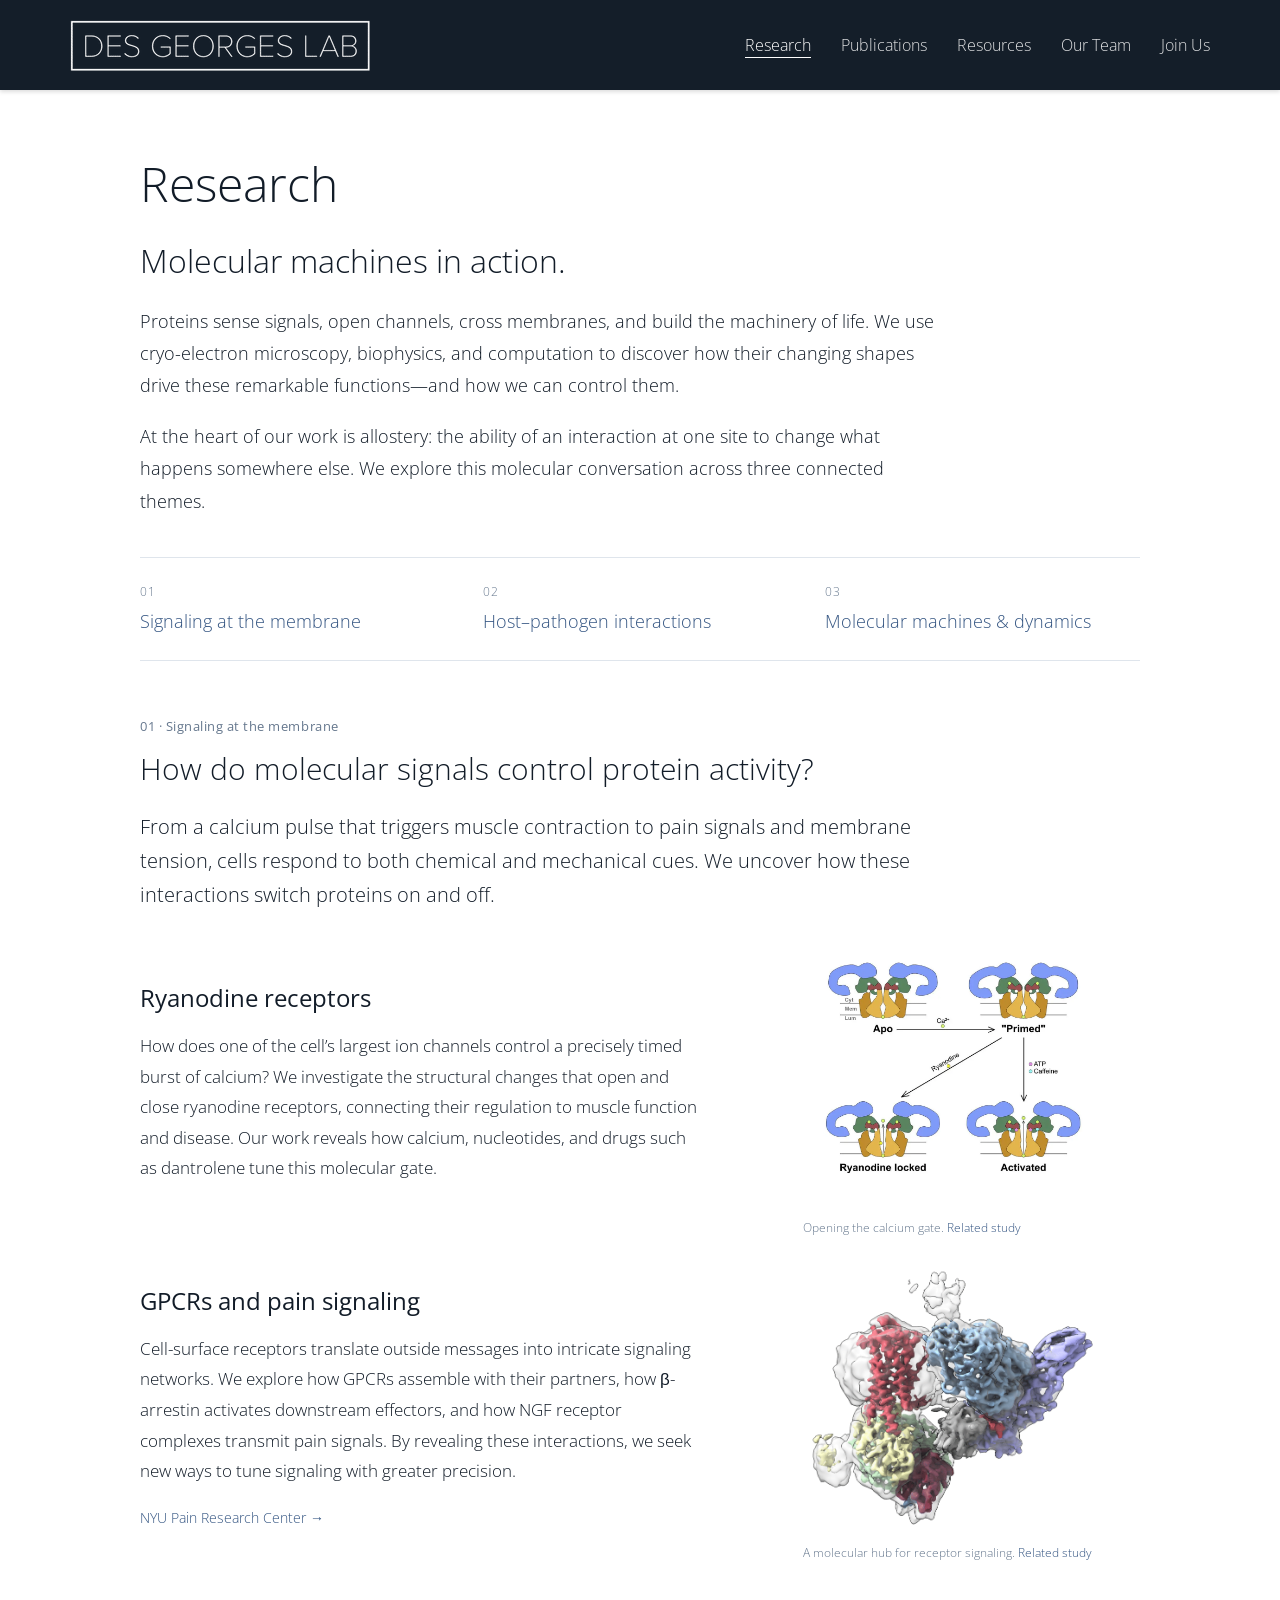
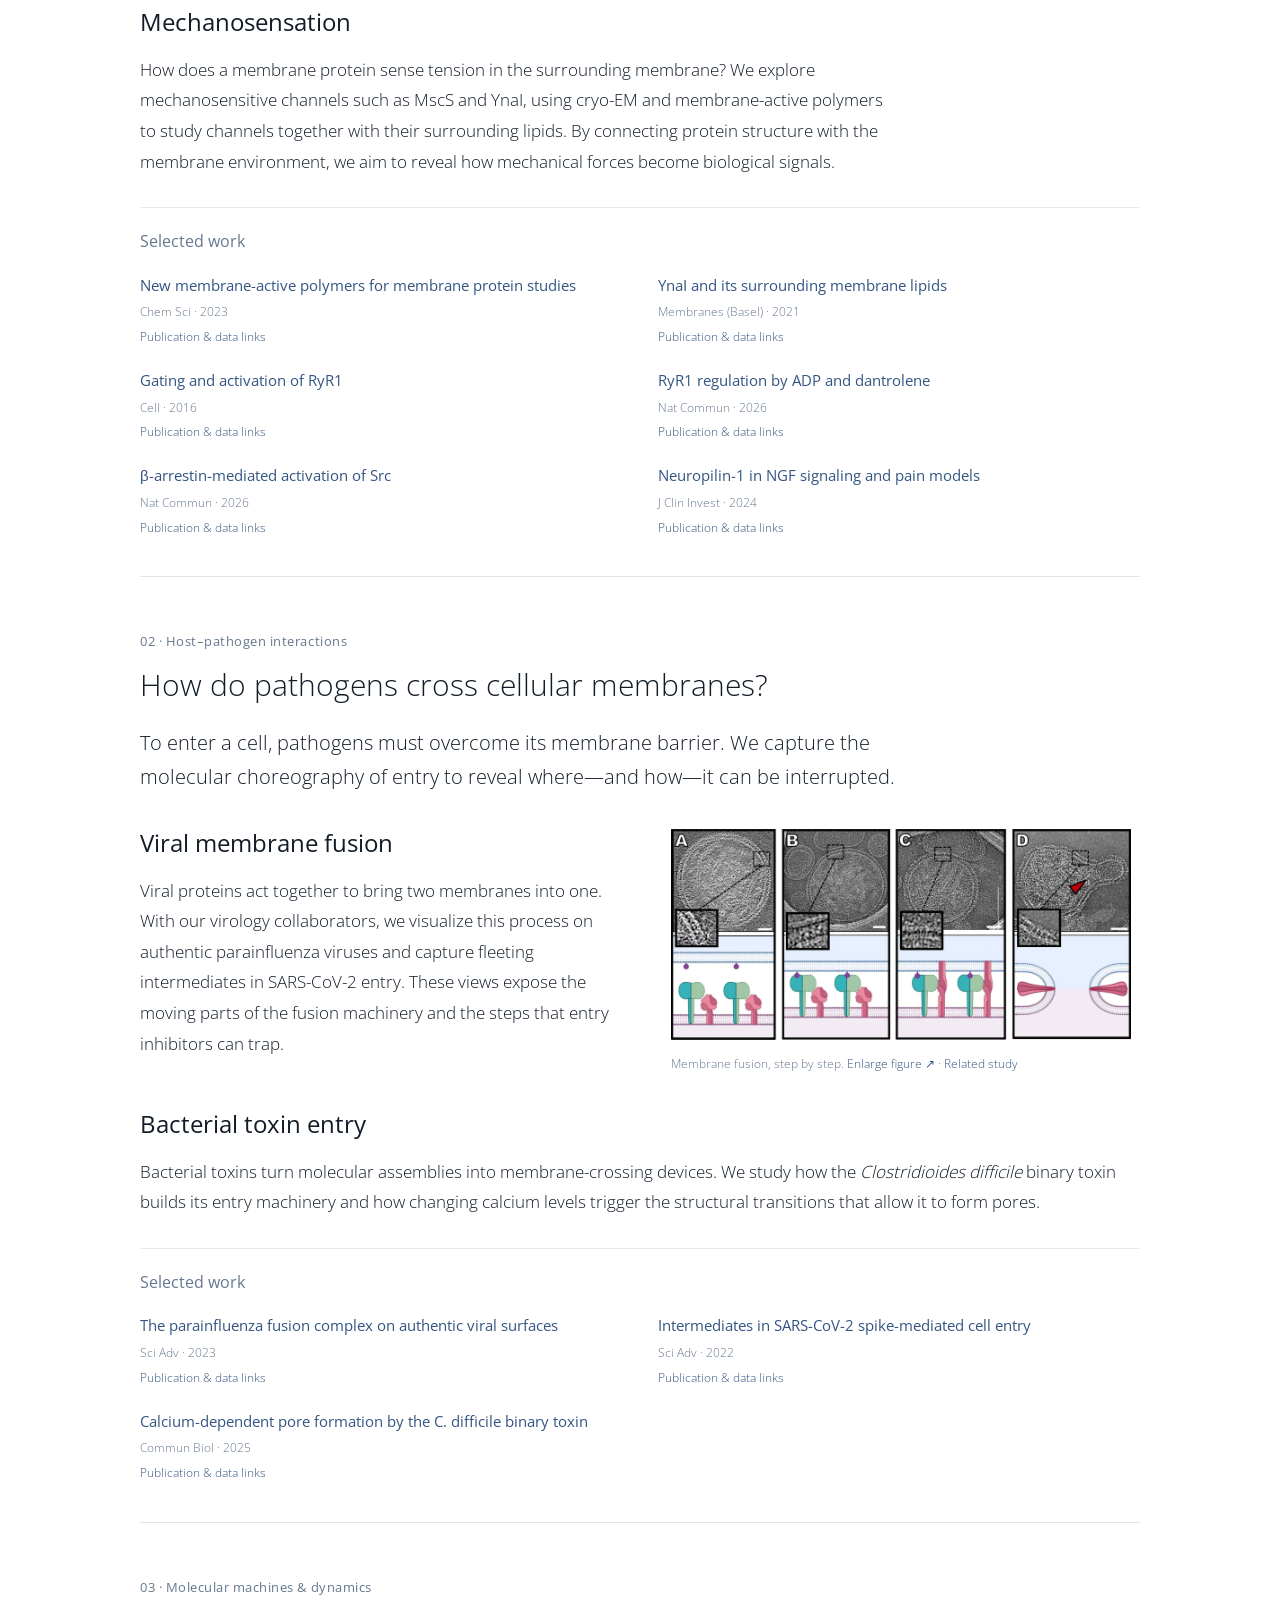
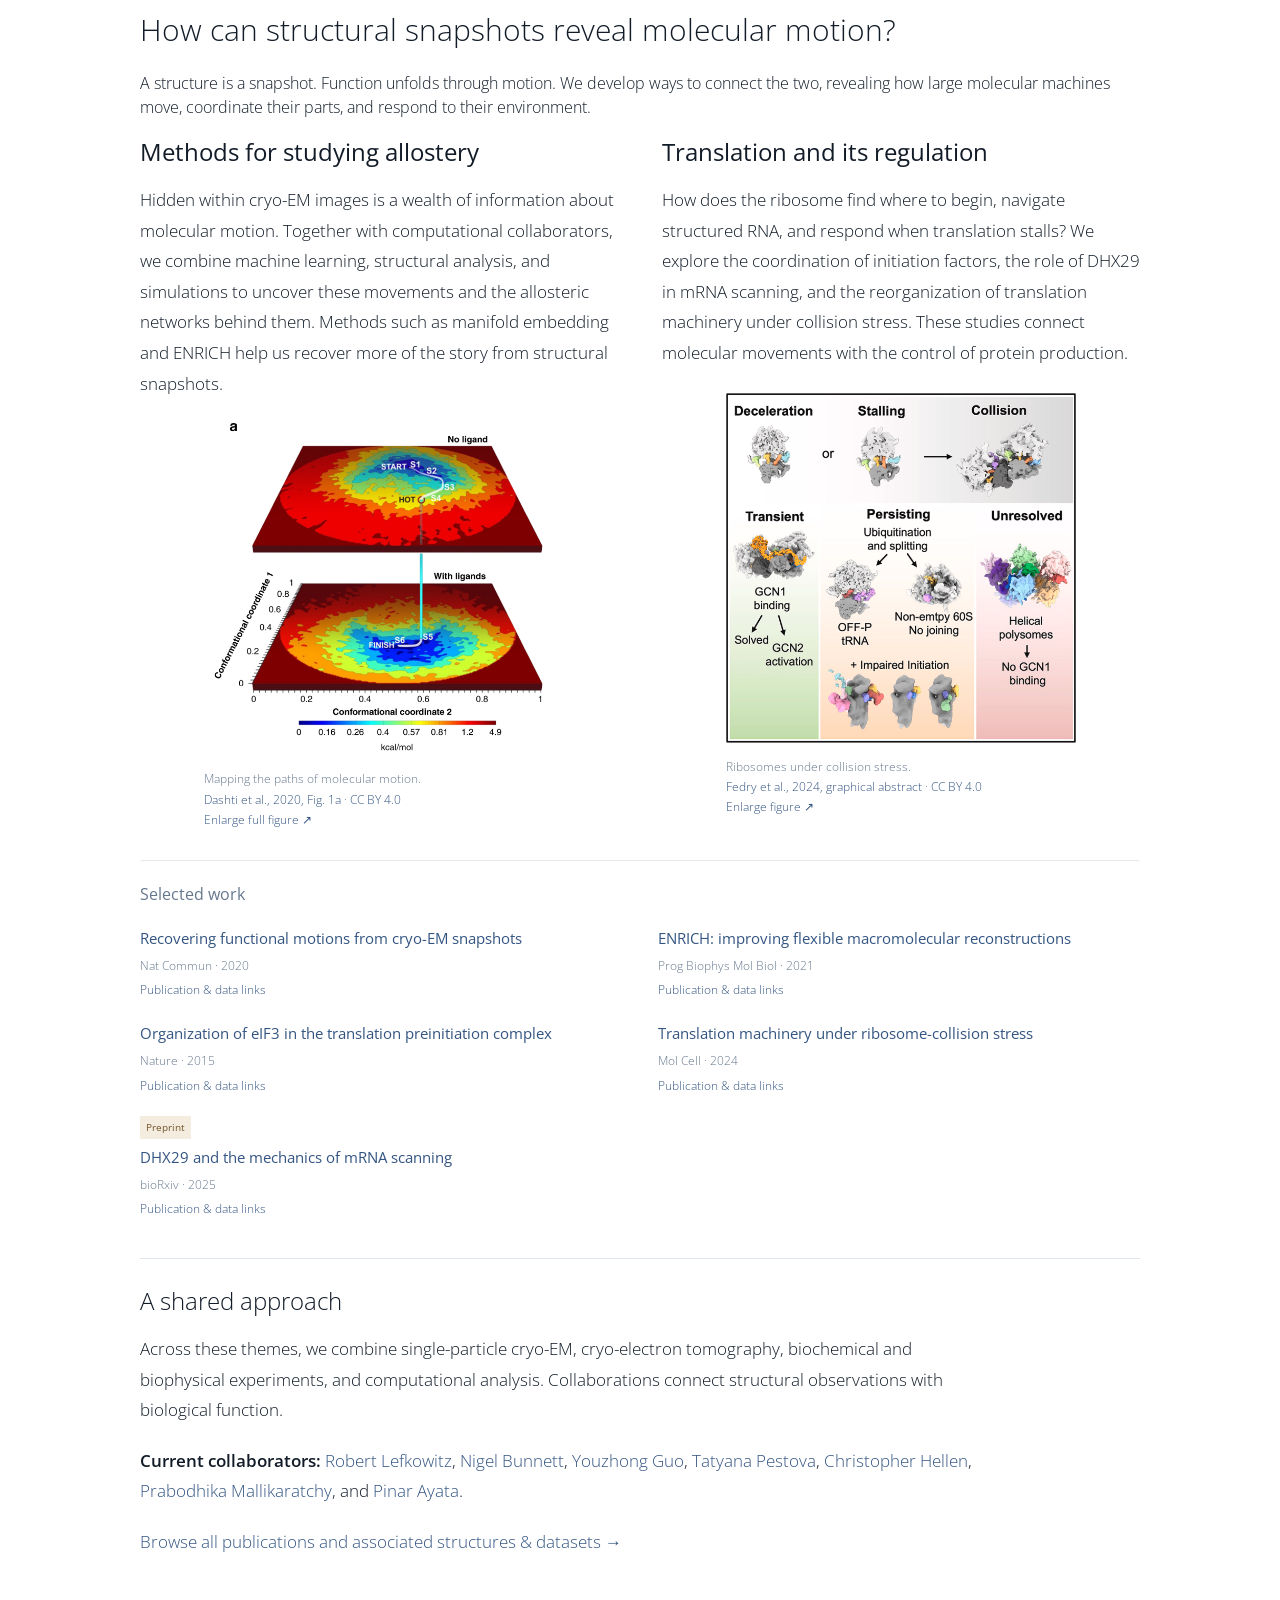
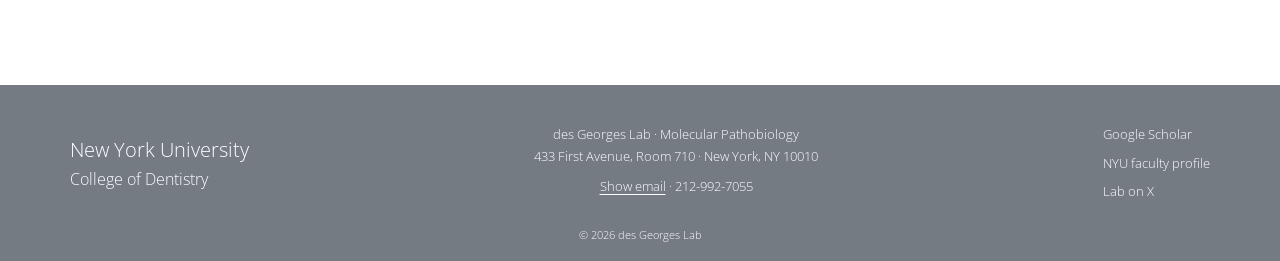
<file: research.html>
<!doctype html>
<html lang="en">
<head>
<meta charset="utf-8">
<meta http-equiv="Content-Security-Policy" content="default-src 'none'; script-src 'self'; style-src 'self'; img-src 'self' data:; font-src 'self'; connect-src 'none'; object-src 'none'; frame-src 'none'; base-uri 'self'; form-action 'none'">
<meta name="referrer" content="strict-origin-when-cross-origin">
<meta name="viewport" content="width=device-width, initial-scale=1">
<meta name="robots" content="index, follow">
<title>Research | des Georges Lab</title>
<meta name="description" content="Membrane signaling, host–pathogen interactions, and molecular dynamics research in the des Georges Lab at NYU.">
<link rel="icon" type="image/png" href="assets/lab-wordmark.png">
<link rel="preload" href="assets/open-sans.woff2" as="font" type="font/woff2" crossorigin>
<link rel="stylesheet" href="assets/original-theme.css?v=e24828fa2d66">
<link rel="stylesheet" href="assets/preview.css?v=8b8dc9d49f16">
<script src="assets/navigation.js?v=1bbd4ed2969e" defer></script>
<link rel="canonical" href="https://desgeorgeslab.org/research.html">
<meta property="og:type" content="website">
<meta property="og:site_name" content="des Georges Lab">
<meta property="og:title" content="Research | des Georges Lab">
<meta property="og:description" content="Membrane signaling, host–pathogen interactions, and molecular dynamics research in the des Georges Lab at NYU.">
<meta property="og:url" content="https://desgeorgeslab.org/research.html">
<meta property="og:image" content="https://desgeorgeslab.org/assets/ryanodine-receptor.png">
</head>
<body>
<a class="lab-skip" href="#content">Skip to content</a>
<header class="lab-header" id="top">
 <div class="lab-header-inner">
  <a class="lab-brand" href="./" aria-label="des Georges Lab home"><img src="assets/lab-wordmark.png" width="300" height="51" alt="des Georges Lab"></a>
  <button class="lab-menu-toggle" type="button" aria-expanded="false" aria-controls="primary-menu"><span class="menu-lines" aria-hidden="true"><span></span><span></span><span></span></span><span>Menu</span></button>
  <nav id="primary-menu" aria-label="Main navigation">
   <a href="research.html" aria-current="page">Research</a>
   <a href="publications.html">Publications</a>
   <a href="resources.html">Resources</a>
   <a href="team.html">Our Team</a>
   <a href="join.html">Join Us</a>
  </nav>
 </div>
</header>
<main id="content" tabindex="-1" class="lab-research">
<h1>Research</h1>
<div class="research-opening">
<p class="research-lead">Molecular machines in action.</p>
<p>Proteins sense signals, open channels, cross membranes, and build the machinery of life. We use cryo-electron microscopy, biophysics, and computation to discover how their changing shapes drive these remarkable functions—and how we can control them.</p>
<p>At the heart of our work is allostery: the ability of an interaction at one site to change what happens somewhere else. We explore this molecular conversation across three connected themes.</p>
</div>
<nav class="research-theme-nav" aria-label="Research themes">
<a href="#membrane-signaling"><span>01</span>Signaling at the membrane</a>
<a href="#host-pathogen"><span>02</span>Host–pathogen interactions</a>
<a href="#molecular-dynamics"><span>03</span>Molecular machines &amp; dynamics</a>
</nav>

<section id="membrane-signaling" class="research-theme" aria-labelledby="membrane-heading">
<p class="research-eyebrow">01 · Signaling at the membrane</p>
<h2 id="membrane-heading">How do molecular signals control protein activity?</h2>
<p class="research-section-intro">From a calcium pulse that triggers muscle contraction to pain signals and membrane tension, cells respond to both chemical and mechanical cues. We uncover how these interactions switch proteins on and off.</p>
<div class="research-topic">
<div><h3>Ryanodine receptors</h3>
<p>How does one of the cell’s largest ion channels control a precisely timed burst of calcium? We investigate the structural changes that open and close ryanodine receptors, connecting their regulation to muscle function and disease. Our work reveals how calcium, nucleotides, and drugs such as dantrolene tune this molecular gate.</p></div>
<figure><a href="assets/research-ryr.webp" aria-label="View the full RyR1 gating illustration"><img src="assets/research-ryr.webp" width="996" height="996" alt="Schematic of RyR1 transitioning between apo, primed, activated, and ryanodine-locked states." loading="lazy"></a><figcaption>Opening the calcium gate. <a href="https://doi.org/10.1016/j.cell.2016.08.075">Related study</a></figcaption></figure>
</div>
<div class="research-topic">
<div><h3>GPCRs and pain signaling</h3>
<p>Cell-surface receptors translate outside messages into intricate signaling networks. We explore how GPCRs assemble with their partners, how β-arrestin activates downstream effectors, and how NGF receptor complexes transmit pain signals. By revealing these interactions, we seek new ways to tune signaling with greater precision.</p><p class="research-center-link"><a href="https://dental.nyu.edu/research/pain-research-center.html">NYU Pain Research Center →</a></p></div>
<figure><a href="assets/research-gpcr.webp" aria-label="View the full GPCR complex illustration"><img src="assets/research-gpcr.webp" width="663" height="600" alt="Cryo-EM density and molecular models of a GPCR signaling complex, with interacting components shown in different colors." loading="lazy"></a><figcaption>A molecular hub for receptor signaling. <a href="https://doi.org/10.1038/s41594-019-0330-y">Related study</a></figcaption></figure>
</div>
<div class="research-mechanosensation"><h3>Mechanosensation</h3><p>How does a membrane protein sense tension in the surrounding membrane? We explore mechanosensitive channels such as MscS and YnaI, using cryo-EM and membrane-active polymers to study channels together with their surrounding lipids. By connecting protein structure with the membrane environment, we aim to reveal how mechanical forces become biological signals.</p></div><div class="research-selected"><h3>Selected work</h3><ul><li><a href="https://doi.org/10.1039/d3sc01890c">New membrane-active polymers for membrane protein studies</a><span class="research-citation">Chem Sci · 2023</span><a class="research-paper-data" href="publications.html#paper-37416719">Publication &amp; data links</a></li><li><a href="https://doi.org/10.3390/membranes11110849">YnaI and its surrounding membrane lipids</a><span class="research-citation">Membranes (Basel) · 2021</span><a class="research-paper-data" href="publications.html#paper-34832078">Publication &amp; data links</a></li><li><a href="https://doi.org/10.1016/j.cell.2016.08.075">Gating and activation of RyR1</a><span class="research-citation">Cell · 2016</span><a class="research-paper-data" href="publications.html#paper-27662087">Publication &amp; data links</a></li><li><a href="https://doi.org/10.1038/s41467-026-76519-y">RyR1 regulation by ADP and dantrolene</a><span class="research-citation">Nat Commun · 2026</span><a class="research-paper-data" href="publications.html#paper-42838934">Publication &amp; data links</a></li><li><a href="https://doi.org/10.1038/s41467-026-69884-1">β-arrestin-mediated activation of Src</a><span class="research-citation">Nat Commun · 2026</span><a class="research-paper-data" href="publications.html#paper-41720803">Publication &amp; data links</a></li><li><a href="https://doi.org/10.1172/JCI183873">Neuropilin-1 in NGF signaling and pain models</a><span class="research-citation">J Clin Invest · 2024</span><a class="research-paper-data" href="publications.html#paper-39589827">Publication &amp; data links</a></li></ul></div></section>

<section id="host-pathogen" class="research-theme" aria-labelledby="pathogen-heading">
<p class="research-eyebrow">02 · Host–pathogen interactions</p>
<h2 id="pathogen-heading">How do pathogens cross cellular membranes?</h2>
<p class="research-section-intro">To enter a cell, pathogens must overcome its membrane barrier. We capture the molecular choreography of entry to reveal where—and how—it can be interrupted.</p>
<div class="research-pathogen-copy">
<div class="research-topic research-fusion-topic"><div><h3>Viral membrane fusion</h3>
<p>Viral proteins act together to bring two membranes into one. With our virology collaborators, we visualize this process on authentic parainfluenza viruses and capture fleeting intermediates in SARS-CoV-2 entry. These views expose the moving parts of the fusion machinery and the steps that entry inhibitors can trap.</p></div>
<figure><a href="assets/research-fusion.webp" aria-label="View the full viral-fusion illustration"><img src="assets/research-fusion.webp" width="2048" height="942" alt="Four panels pairing electron tomograms with schematics of successive stages in viral membrane fusion." loading="lazy"></a><figcaption>Membrane fusion, step by step. <a href="assets/research-fusion.webp">Enlarge figure ↗</a> · <a href="https://doi.org/10.1371/journal.ppat.1008883">Related study</a></figcaption></figure></div>
<h3>Bacterial toxin entry</h3>
<p>Bacterial toxins turn molecular assemblies into membrane-crossing devices. We study how the <i>Clostridioides difficile</i> binary toxin builds its entry machinery and how changing calcium levels trigger the structural transitions that allow it to form pores.</p>
</div>
<div class="research-selected"><h3>Selected work</h3><ul><li><a href="https://doi.org/10.1126/sciadv.ade2727">The parainfluenza fusion complex on authentic viral surfaces</a><span class="research-citation">Sci Adv · 2023</span><a class="research-paper-data" href="publications.html#paper-36763666">Publication &amp; data links</a></li><li><a href="https://doi.org/10.1126/sciadv.abo3153">Intermediates in SARS-CoV-2 spike-mediated cell entry</a><span class="research-citation">Sci Adv · 2022</span><a class="research-paper-data" href="publications.html#paper-35984891">Publication &amp; data links</a></li><li><a href="https://doi.org/10.1038/s42003-025-08343-x">Calcium-dependent pore formation by the C. difficile binary toxin</a><span class="research-citation">Commun Biol · 2025</span><a class="research-paper-data" href="publications.html#paper-40490540">Publication &amp; data links</a></li></ul></div></section>

<section id="molecular-dynamics" class="research-theme" aria-labelledby="dynamics-heading">
<p class="research-eyebrow">03 · Molecular machines &amp; dynamics</p>
<h2 id="dynamics-heading">How can structural snapshots reveal molecular motion?</h2>
<p>A structure is a snapshot. Function unfolds through motion. We develop ways to connect the two, revealing how large molecular machines move, coordinate their parts, and respond to their environment.</p>
<div class="research-dynamics-grid">
<div><h3>Methods for studying allostery</h3>
<p>Hidden within cryo-EM images is a wealth of information about molecular motion. Together with computational collaborators, we combine machine learning, structural analysis, and simulations to uncover these movements and the allosteric networks behind them. Methods such as manifold embedding and ENRICH help us recover more of the story from structural snapshots.</p>
<figure class="research-dynamics-figure"><a class="research-landscape-window" href="assets/research-energy-landscape.png" aria-label="View the full energy-landscape figure"><img src="assets/research-energy-landscape.png" width="685" height="1040" alt="RyR1 energy landscapes without and with ligands, showing a functional path between conformations." loading="lazy"></a><figcaption>Mapping the paths of molecular motion.<br><a href="https://doi.org/10.1038/s41467-020-18403-x">Dashti et al., 2020, Fig. 1a</a> · <a href="https://creativecommons.org/licenses/by/4.0/">CC BY 4.0</a><br><a href="assets/research-energy-landscape.png">Enlarge full figure ↗</a></figcaption></figure></div>
<div><h3>Translation and its regulation</h3>
<p>How does the ribosome find where to begin, navigate structured RNA, and respond when translation stalls? We explore the coordination of initiation factors, the role of DHX29 in mRNA scanning, and the reorganization of translation machinery under collision stress. These studies connect molecular movements with the control of protein production.</p>
<figure class="research-dynamics-figure"><a href="assets/research-translation-fedry.jpg" aria-label="View the full ribosome-collision graphical abstract"><img class="research-translation-image" src="assets/research-translation-fedry.jpg" width="664" height="664" alt="Graphical abstract showing ribosome stalling and collisions, with transient, persisting, and unresolved collision responses." loading="lazy"></a><figcaption>Ribosomes under collision stress.<br><a href="https://doi.org/10.1016/j.molcel.2024.01.015">Fedry et al., 2024, graphical abstract</a> · <a href="https://creativecommons.org/licenses/by/4.0/">CC BY 4.0</a><br><a href="assets/research-translation-fedry.jpg">Enlarge figure ↗</a></figcaption></figure></div>
</div>
<div class="research-selected"><h3>Selected work</h3><ul><li><a href="https://doi.org/10.1038/s41467-020-18403-x">Recovering functional motions from cryo-EM snapshots</a><span class="research-citation">Nat Commun · 2020</span><a class="research-paper-data" href="publications.html#paper-32948759">Publication &amp; data links</a></li><li><a href="https://doi.org/10.1016/j.pbiomolbio.2021.01.001">ENRICH: improving flexible macromolecular reconstructions</a><span class="research-citation">Prog Biophys Mol Biol · 2021</span><a class="research-paper-data" href="publications.html#paper-33450244">Publication &amp; data links</a></li><li><a href="https://doi.org/10.1038/nature14891">Organization of eIF3 in the translation preinitiation complex</a><span class="research-citation">Nature · 2015</span><a class="research-paper-data" href="publications.html#paper-26344199">Publication &amp; data links</a></li><li><a href="https://doi.org/10.1016/j.molcel.2024.01.015">Translation machinery under ribosome-collision stress</a><span class="research-citation">Mol Cell · 2024</span><a class="research-paper-data" href="publications.html#paper-38340715">Publication &amp; data links</a></li><li><span class="research-preprint">Preprint</span><a href="https://doi.org/10.1101/2025.07.13.664561">DHX29 and the mechanics of mRNA scanning</a><span class="research-citation">bioRxiv · 2025</span><a class="research-paper-data" href="publications.html#paper-40791316">Publication &amp; data links</a></li></ul></div></section>
<aside class="research-approach" aria-labelledby="approach-heading"><h2 id="approach-heading">A shared approach</h2><p>Across these themes, we combine single-particle cryo-EM, cryo-electron tomography, biochemical and biophysical experiments, and computational analysis. Collaborations connect structural observations with biological function.</p><p class="research-collaborators"><strong>Current collaborators:</strong> <a href="https://www.biochem.duke.edu/people/lefkowitz-lab">Robert Lefkowitz</a>, <a href="https://med.nyu.edu/faculty/nigel-w-bunnett">Nigel Bunnett</a>, <a href="https://pharmacy.vcu.edu/directory/guo-youzhong.html">Youzhong Guo</a>, <a href="https://www.downstate.edu/faculty/cell-biology/pestova.html">Tatyana Pestova</a>, <a href="https://www.downstate.edu/faculty/cell-biology/hellen.html">Christopher Hellen</a>, <a href="https://mallikaratchylab-mcbs.ccny.cuny.edu/">Prabodhika Mallikaratchy</a>, and <a href="https://ayatalab.org/">Pinar Ayata</a>.</p><p><a href="publications.html">Browse all publications and associated structures &amp; datasets →</a></p></aside>
</main>
<footer class="lab-footer">
 <div class="lab-footer-inner">
  <div class="lab-institution"><a href="https://dental.nyu.edu/">New York University<br><span>College of Dentistry</span></a></div>
  <div class="lab-contact"><p>des Georges Lab · Molecular Pathobiology<br>433 First Avenue, Room 710 · New York, NY 10010</p><p><span class="email-contact"><button type="button" class="email-reveal " data-contact="117.100.101.32.93.116.111.100.91.32.117.121.110.32.93.116.97.91.32.115.101.103.114.111.101.103.46.115.101.100.46.97" aria-label="Show email for Amédée des Georges">Show email</button><span class="email-result" aria-live="polite"></span></span> <span aria-hidden="true">·</span> <a href="tel:+12129927055">212-992-7055</a></p></div>
  <nav class="lab-profile-links" aria-label="Lab profiles"><a href="https://scholar.google.com/citations?user=6EGqqdMAAAAJ">Google Scholar</a><a href="https://dental.nyu.edu/faculty/ft/ajd9478.html">NYU faculty profile</a><a href="https://x.com/desGeorgesLab">Lab on X</a></nav>
 </div>
 <p class="lab-copyright">© 2026 des Georges Lab</p>
</footer>

</body>
</html>
</file>
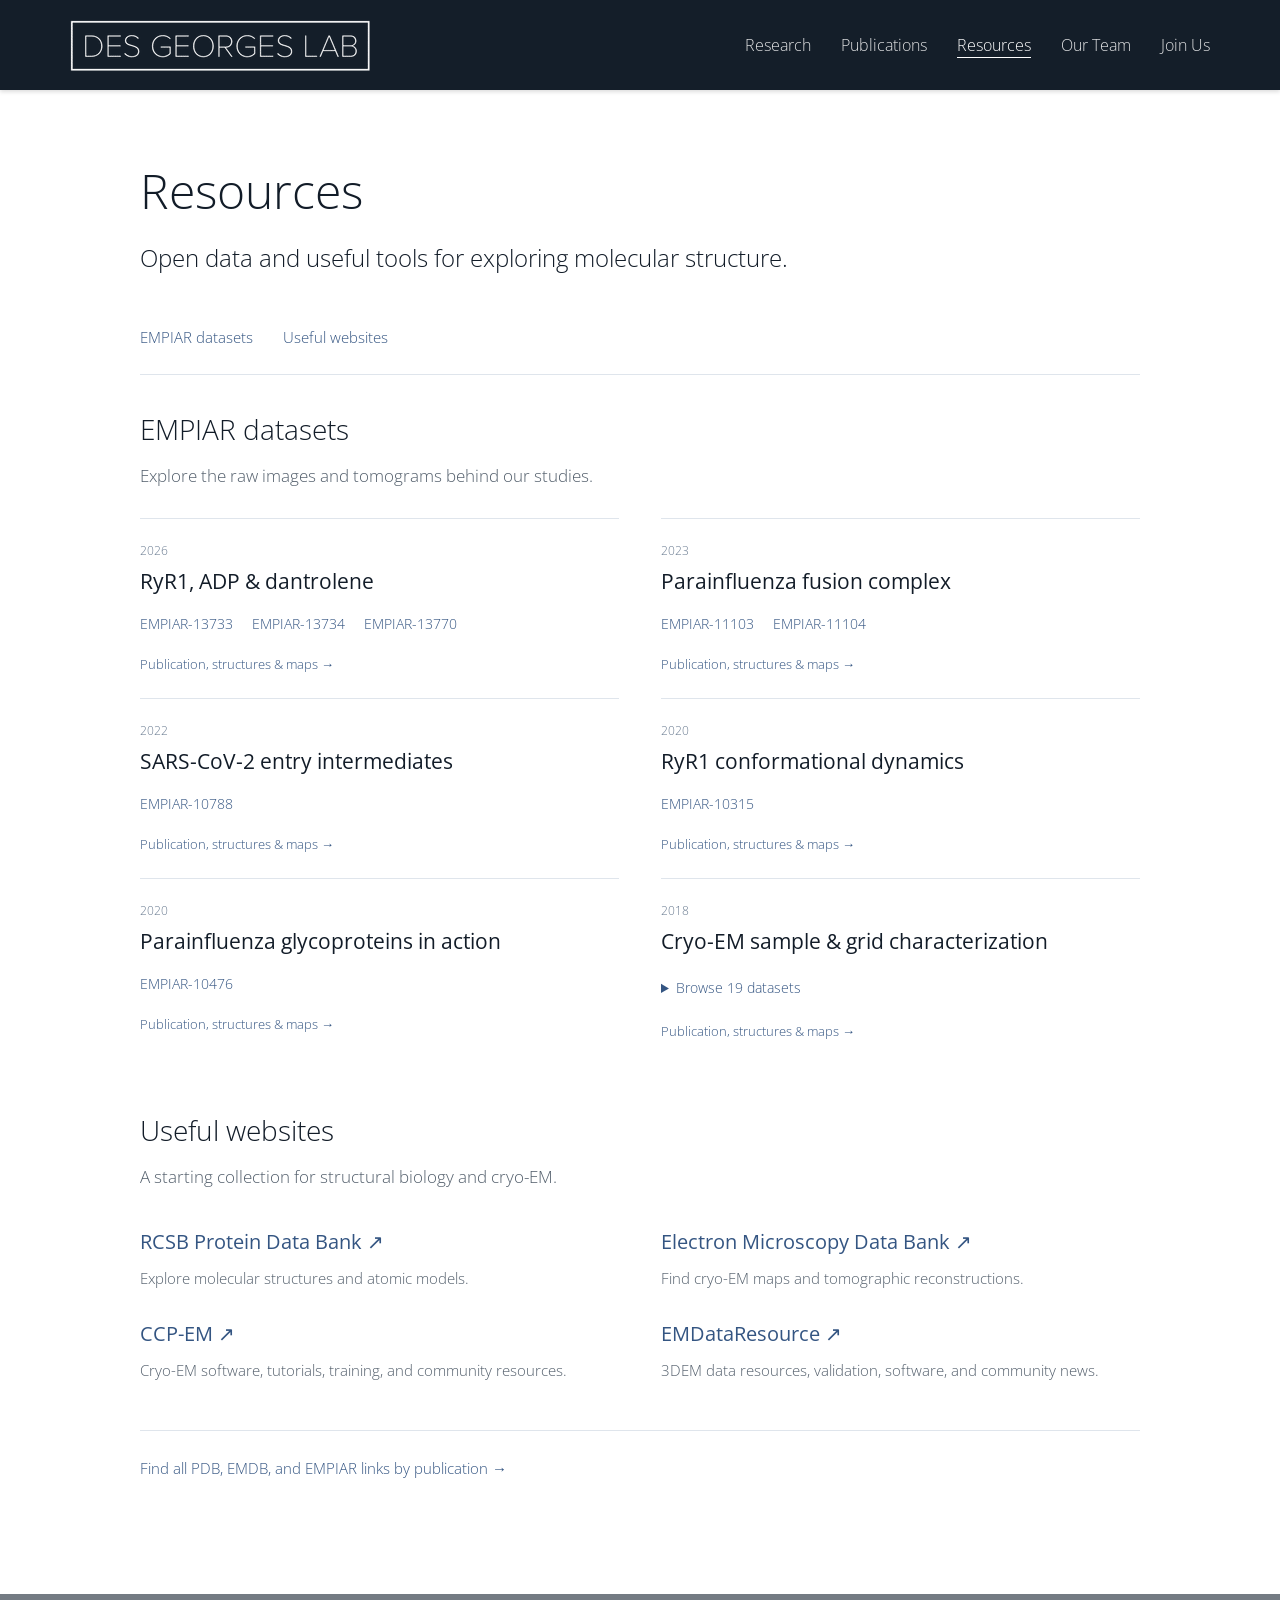
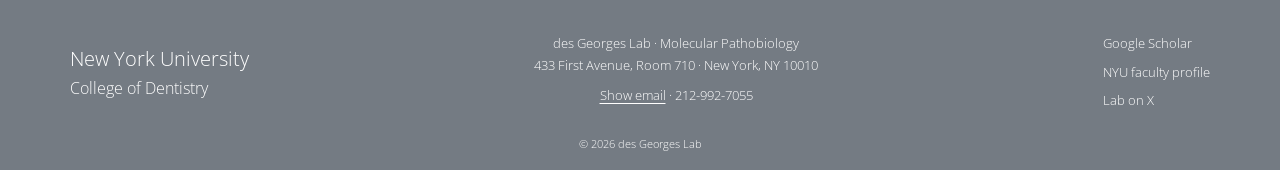
<file: resources.html>
<!doctype html>
<html lang="en">
<head>
<meta charset="utf-8">
<meta http-equiv="Content-Security-Policy" content="default-src 'none'; script-src 'self'; style-src 'self'; img-src 'self' data:; font-src 'self'; connect-src 'none'; object-src 'none'; frame-src 'none'; base-uri 'self'; form-action 'none'">
<meta name="referrer" content="strict-origin-when-cross-origin">
<meta name="viewport" content="width=device-width, initial-scale=1">
<meta name="robots" content="index, follow">
<title>Resources | des Georges Lab</title>
<meta name="description" content="Open cryo-EM datasets and structural biology resources from the des Georges Lab.">
<link rel="icon" type="image/png" href="assets/lab-wordmark.png">
<link rel="preload" href="assets/open-sans.woff2" as="font" type="font/woff2" crossorigin>
<link rel="stylesheet" href="assets/original-theme.css?v=e24828fa2d66">
<link rel="stylesheet" href="assets/preview.css?v=8b8dc9d49f16">
<script src="assets/navigation.js?v=1bbd4ed2969e" defer></script>
<link rel="canonical" href="https://desgeorgeslab.org/resources.html">
<meta property="og:type" content="website">
<meta property="og:site_name" content="des Georges Lab">
<meta property="og:title" content="Resources | des Georges Lab">
<meta property="og:description" content="Open cryo-EM datasets and structural biology resources from the des Georges Lab.">
<meta property="og:url" content="https://desgeorgeslab.org/resources.html">
<meta property="og:image" content="https://desgeorgeslab.org/assets/ryanodine-receptor.png">
</head>
<body>
<a class="lab-skip" href="#content">Skip to content</a>
<header class="lab-header" id="top">
 <div class="lab-header-inner">
  <a class="lab-brand" href="./" aria-label="des Georges Lab home"><img src="assets/lab-wordmark.png" width="300" height="51" alt="des Georges Lab"></a>
  <button class="lab-menu-toggle" type="button" aria-expanded="false" aria-controls="primary-menu"><span class="menu-lines" aria-hidden="true"><span></span><span></span><span></span></span><span>Menu</span></button>
  <nav id="primary-menu" aria-label="Main navigation">
   <a href="research.html">Research</a>
   <a href="publications.html">Publications</a>
   <a href="resources.html" aria-current="page">Resources</a>
   <a href="team.html">Our Team</a>
   <a href="join.html">Join Us</a>
  </nav>
 </div>
</header>
<main id="content" tabindex="-1" class="lab-resources resources-collection">
<h1>Resources</h1><p class="resources-intro">Open data and useful tools for exploring molecular structure.</p>
<nav class="resource-section-nav" aria-label="Resource sections"><a href="#datasets">EMPIAR datasets</a><a href="#field-resources">Useful websites</a></nav>
<section id="datasets" class="resource-collection-section"><h2>EMPIAR datasets</h2><p>Explore the raw images and tomograms behind our studies.</p><div class="dataset-grid"><article class="dataset-card"><p class="dataset-year">2026</p><h3>RyR1, ADP &amp; dantrolene</h3><div class="dataset-accessions"><a href="https://www.ebi.ac.uk/empiar/EMPIAR-13733/">EMPIAR-13733</a><a href="https://www.ebi.ac.uk/empiar/EMPIAR-13734/">EMPIAR-13734</a><a href="https://www.ebi.ac.uk/empiar/EMPIAR-13770/">EMPIAR-13770</a></div><a class="dataset-paper" href="publications.html#paper-42838934">Publication, structures &amp; maps →</a></article><article class="dataset-card"><p class="dataset-year">2023</p><h3>Parainfluenza fusion complex</h3><div class="dataset-accessions"><a href="https://www.ebi.ac.uk/empiar/EMPIAR-11103/">EMPIAR-11103</a><a href="https://www.ebi.ac.uk/empiar/EMPIAR-11104/">EMPIAR-11104</a></div><a class="dataset-paper" href="publications.html#paper-36763666">Publication, structures &amp; maps →</a></article><article class="dataset-card"><p class="dataset-year">2022</p><h3>SARS-CoV-2 entry intermediates</h3><div class="dataset-accessions"><a href="https://www.ebi.ac.uk/empiar/EMPIAR-10788/">EMPIAR-10788</a></div><a class="dataset-paper" href="publications.html#paper-35984891">Publication, structures &amp; maps →</a></article><article class="dataset-card"><p class="dataset-year">2020</p><h3>RyR1 conformational dynamics</h3><div class="dataset-accessions"><a href="https://www.ebi.ac.uk/empiar/EMPIAR-10315/">EMPIAR-10315</a></div><a class="dataset-paper" href="publications.html#paper-32948759">Publication, structures &amp; maps →</a></article><article class="dataset-card"><p class="dataset-year">2020</p><h3>Parainfluenza glycoproteins in action</h3><div class="dataset-accessions"><a href="https://www.ebi.ac.uk/empiar/EMPIAR-10476/">EMPIAR-10476</a></div><a class="dataset-paper" href="publications.html#paper-32956394">Publication, structures &amp; maps →</a></article><article class="dataset-card"><p class="dataset-year">2018</p><h3>Cryo-EM sample &amp; grid characterization</h3><details class="dataset-disclosure"><summary>Browse 19 datasets</summary><div class="dataset-accessions"><a href="https://www.ebi.ac.uk/empiar/EMPIAR-10129/">EMPIAR-10129</a><a href="https://www.ebi.ac.uk/empiar/EMPIAR-10130/">EMPIAR-10130</a><a href="https://www.ebi.ac.uk/empiar/EMPIAR-10131/">EMPIAR-10131</a><a href="https://www.ebi.ac.uk/empiar/EMPIAR-10132/">EMPIAR-10132</a><a href="https://www.ebi.ac.uk/empiar/EMPIAR-10133/">EMPIAR-10133</a><a href="https://www.ebi.ac.uk/empiar/EMPIAR-10134/">EMPIAR-10134</a><a href="https://www.ebi.ac.uk/empiar/EMPIAR-10135/">EMPIAR-10135</a><a href="https://www.ebi.ac.uk/empiar/EMPIAR-10136/">EMPIAR-10136</a><a href="https://www.ebi.ac.uk/empiar/EMPIAR-10137/">EMPIAR-10137</a><a href="https://www.ebi.ac.uk/empiar/EMPIAR-10138/">EMPIAR-10138</a><a href="https://www.ebi.ac.uk/empiar/EMPIAR-10139/">EMPIAR-10139</a><a href="https://www.ebi.ac.uk/empiar/EMPIAR-10140/">EMPIAR-10140</a><a href="https://www.ebi.ac.uk/empiar/EMPIAR-10141/">EMPIAR-10141</a><a href="https://www.ebi.ac.uk/empiar/EMPIAR-10142/">EMPIAR-10142</a><a href="https://www.ebi.ac.uk/empiar/EMPIAR-10143/">EMPIAR-10143</a><a href="https://www.ebi.ac.uk/empiar/EMPIAR-10144/">EMPIAR-10144</a><a href="https://www.ebi.ac.uk/empiar/EMPIAR-10145/">EMPIAR-10145</a><a href="https://www.ebi.ac.uk/empiar/EMPIAR-10187/">EMPIAR-10187</a><a href="https://www.ebi.ac.uk/empiar/EMPIAR-10188/">EMPIAR-10188</a></div></details><a class="dataset-paper" href="publications.html#paper-29809143">Publication, structures &amp; maps →</a></article></div></section>
<section id="field-resources" class="resource-collection-section"><h2>Useful websites</h2><p>A starting collection for structural biology and cryo-EM.</p><div class="field-resource-grid"><article><h3><a href="https://www.rcsb.org/">RCSB Protein Data Bank ↗</a></h3><p>Explore molecular structures and atomic models.</p></article><article><h3><a href="https://www.ebi.ac.uk/emdb/">Electron Microscopy Data Bank ↗</a></h3><p>Find cryo-EM maps and tomographic reconstructions.</p></article><article><h3><a href="https://www.ccpem.ac.uk/">CCP-EM ↗</a></h3><p>Cryo-EM software, tutorials, training, and community resources.</p></article><article><h3><a href="https://www.emdataresource.org/">EMDataResource ↗</a></h3><p>3DEM data resources, validation, software, and community news.</p></article></div></section><p class="resources-more"><a href="publications.html">Find all PDB, EMDB, and EMPIAR links by publication →</a></p></main>
<footer class="lab-footer">
 <div class="lab-footer-inner">
  <div class="lab-institution"><a href="https://dental.nyu.edu/">New York University<br><span>College of Dentistry</span></a></div>
  <div class="lab-contact"><p>des Georges Lab · Molecular Pathobiology<br>433 First Avenue, Room 710 · New York, NY 10010</p><p><span class="email-contact"><button type="button" class="email-reveal " data-contact="117.100.101.32.93.116.111.100.91.32.117.121.110.32.93.116.97.91.32.115.101.103.114.111.101.103.46.115.101.100.46.97" aria-label="Show email for Amédée des Georges">Show email</button><span class="email-result" aria-live="polite"></span></span> <span aria-hidden="true">·</span> <a href="tel:+12129927055">212-992-7055</a></p></div>
  <nav class="lab-profile-links" aria-label="Lab profiles"><a href="https://scholar.google.com/citations?user=6EGqqdMAAAAJ">Google Scholar</a><a href="https://dental.nyu.edu/faculty/ft/ajd9478.html">NYU faculty profile</a><a href="https://x.com/desGeorgesLab">Lab on X</a></nav>
 </div>
 <p class="lab-copyright">© 2026 des Georges Lab</p>
</footer>

</body>
</html>
</file>
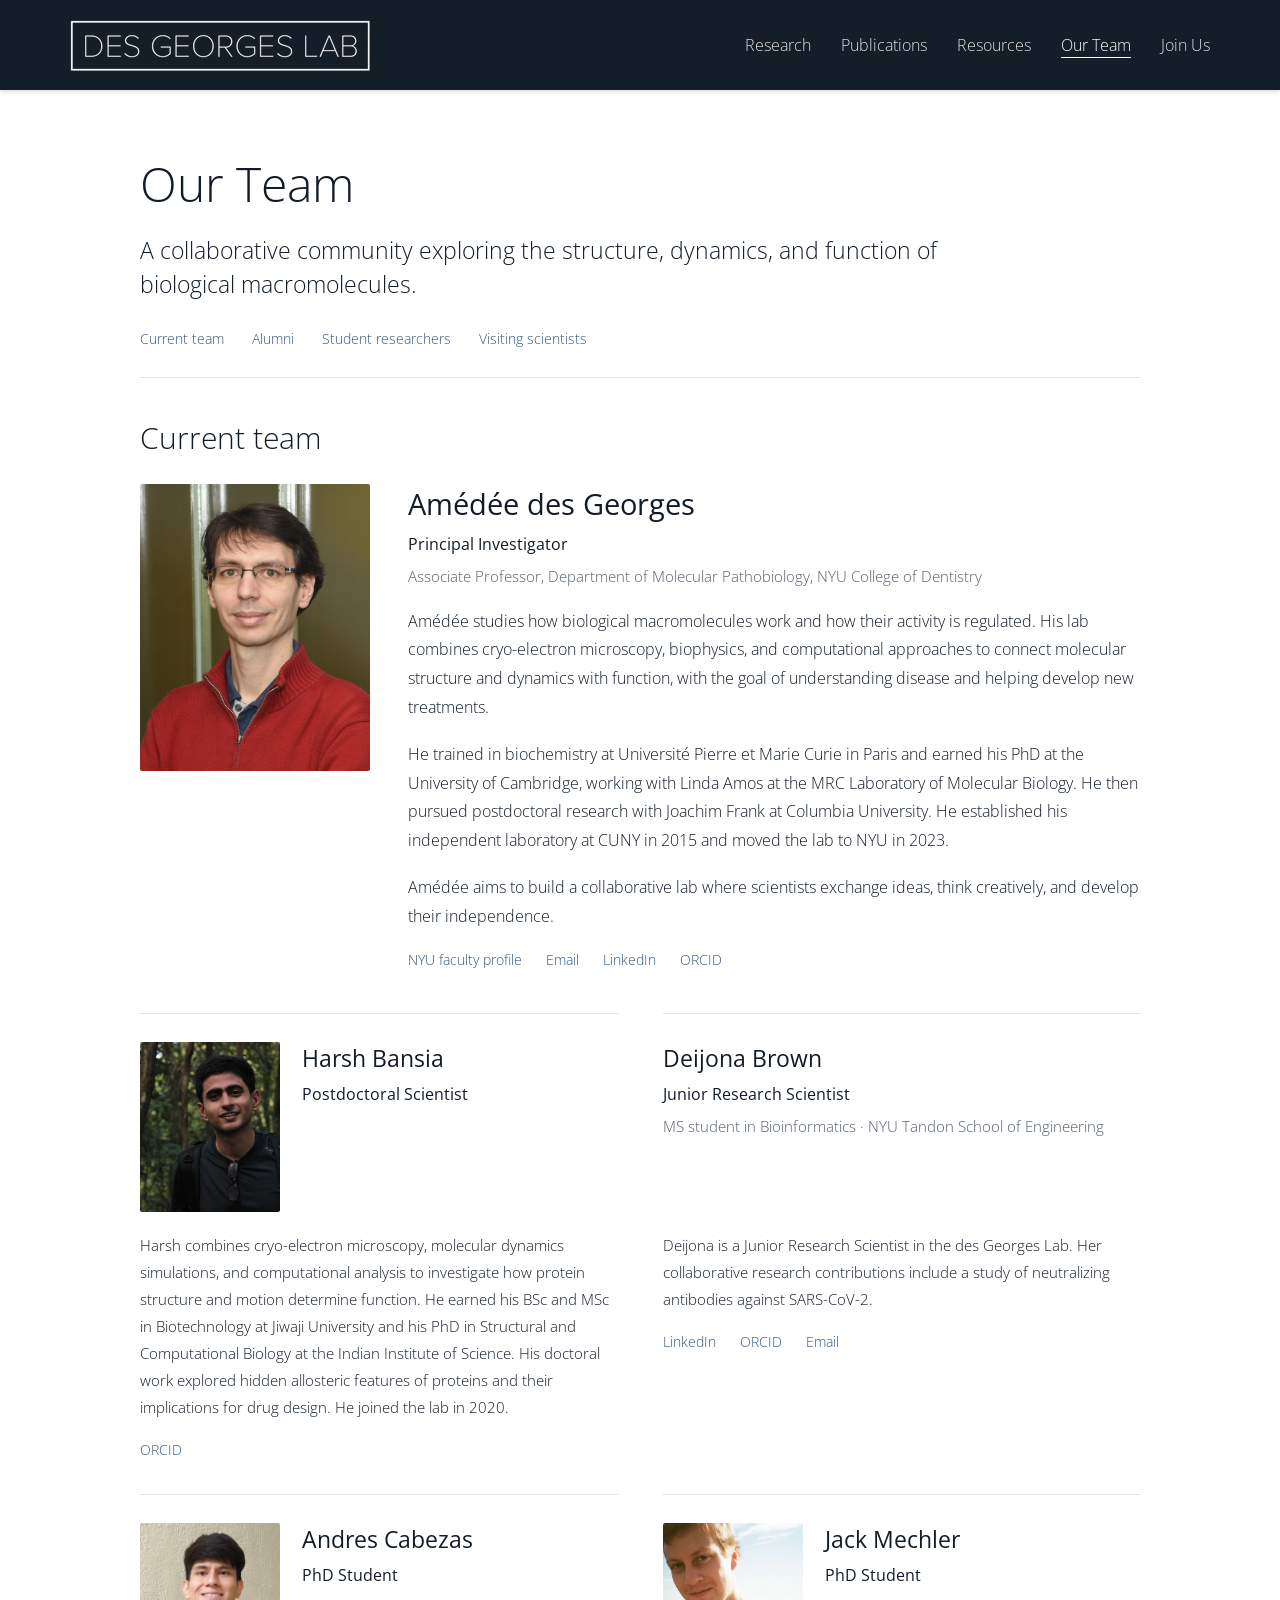
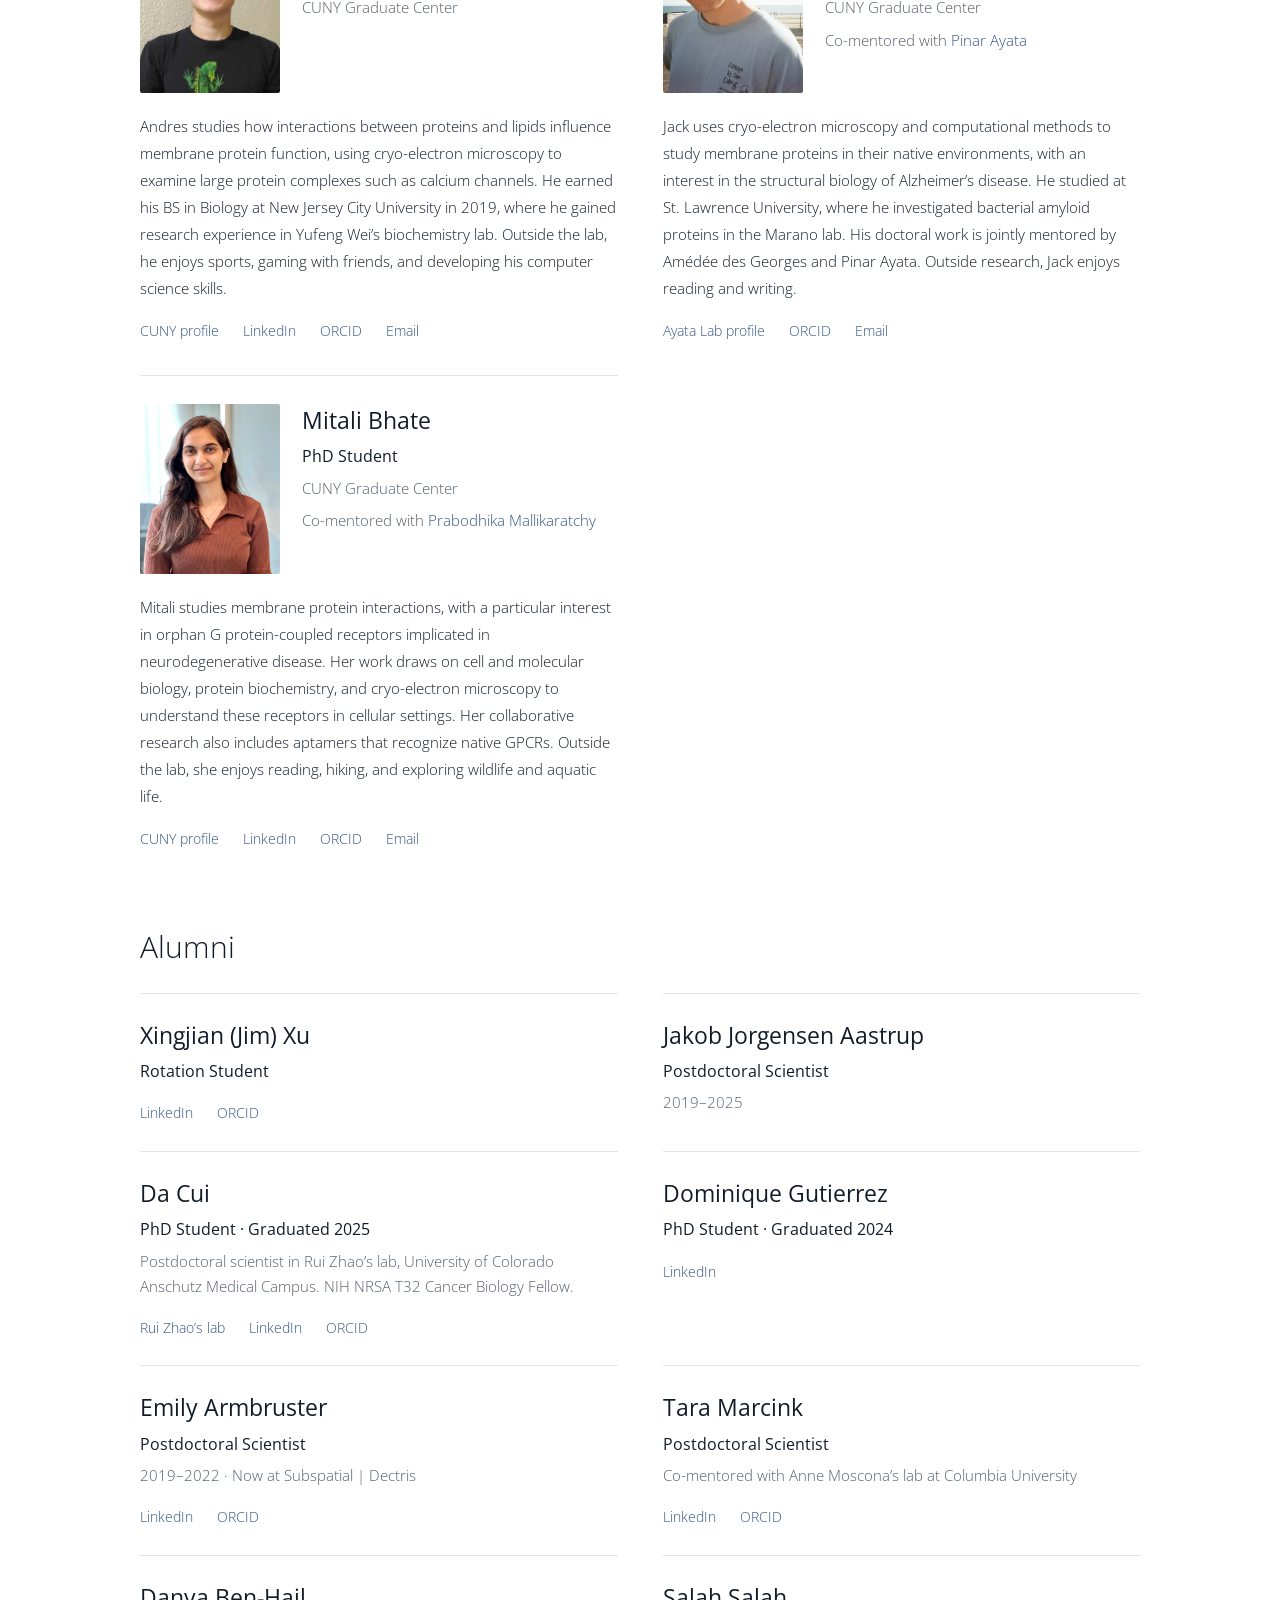
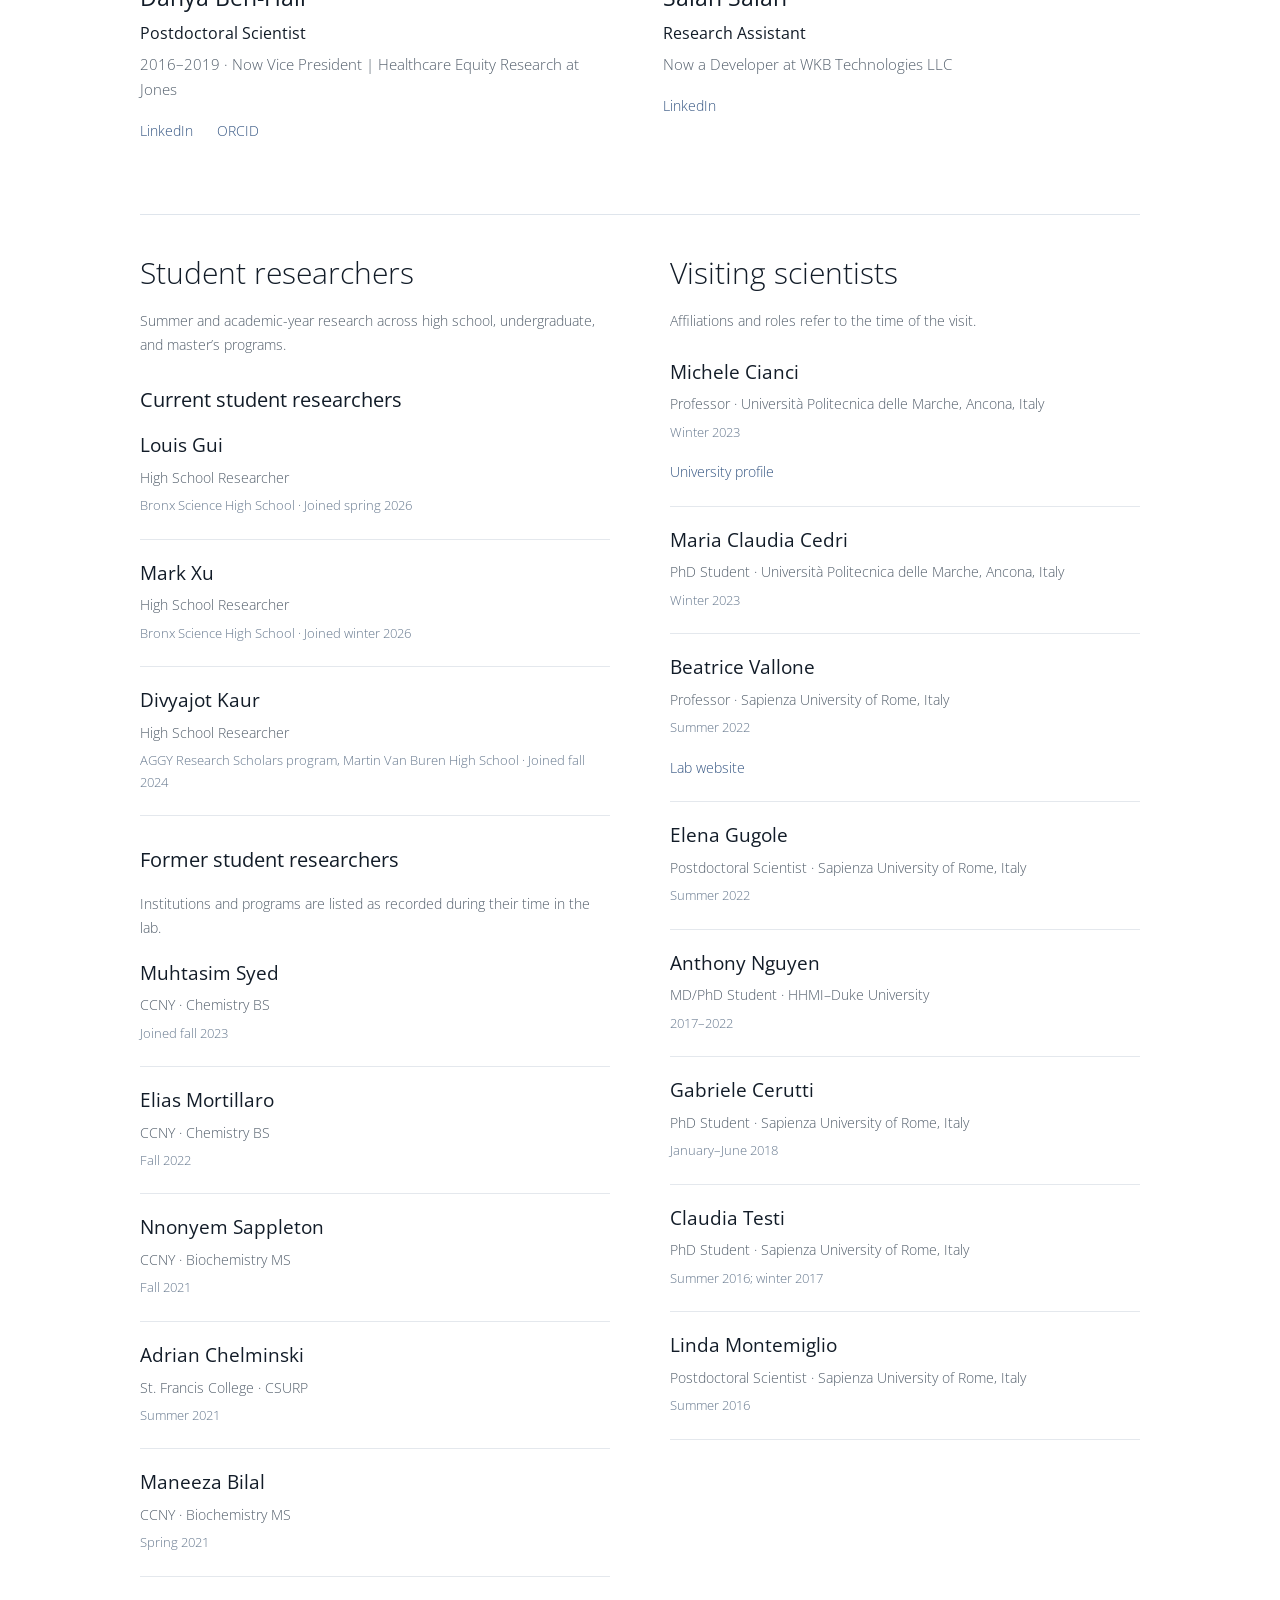
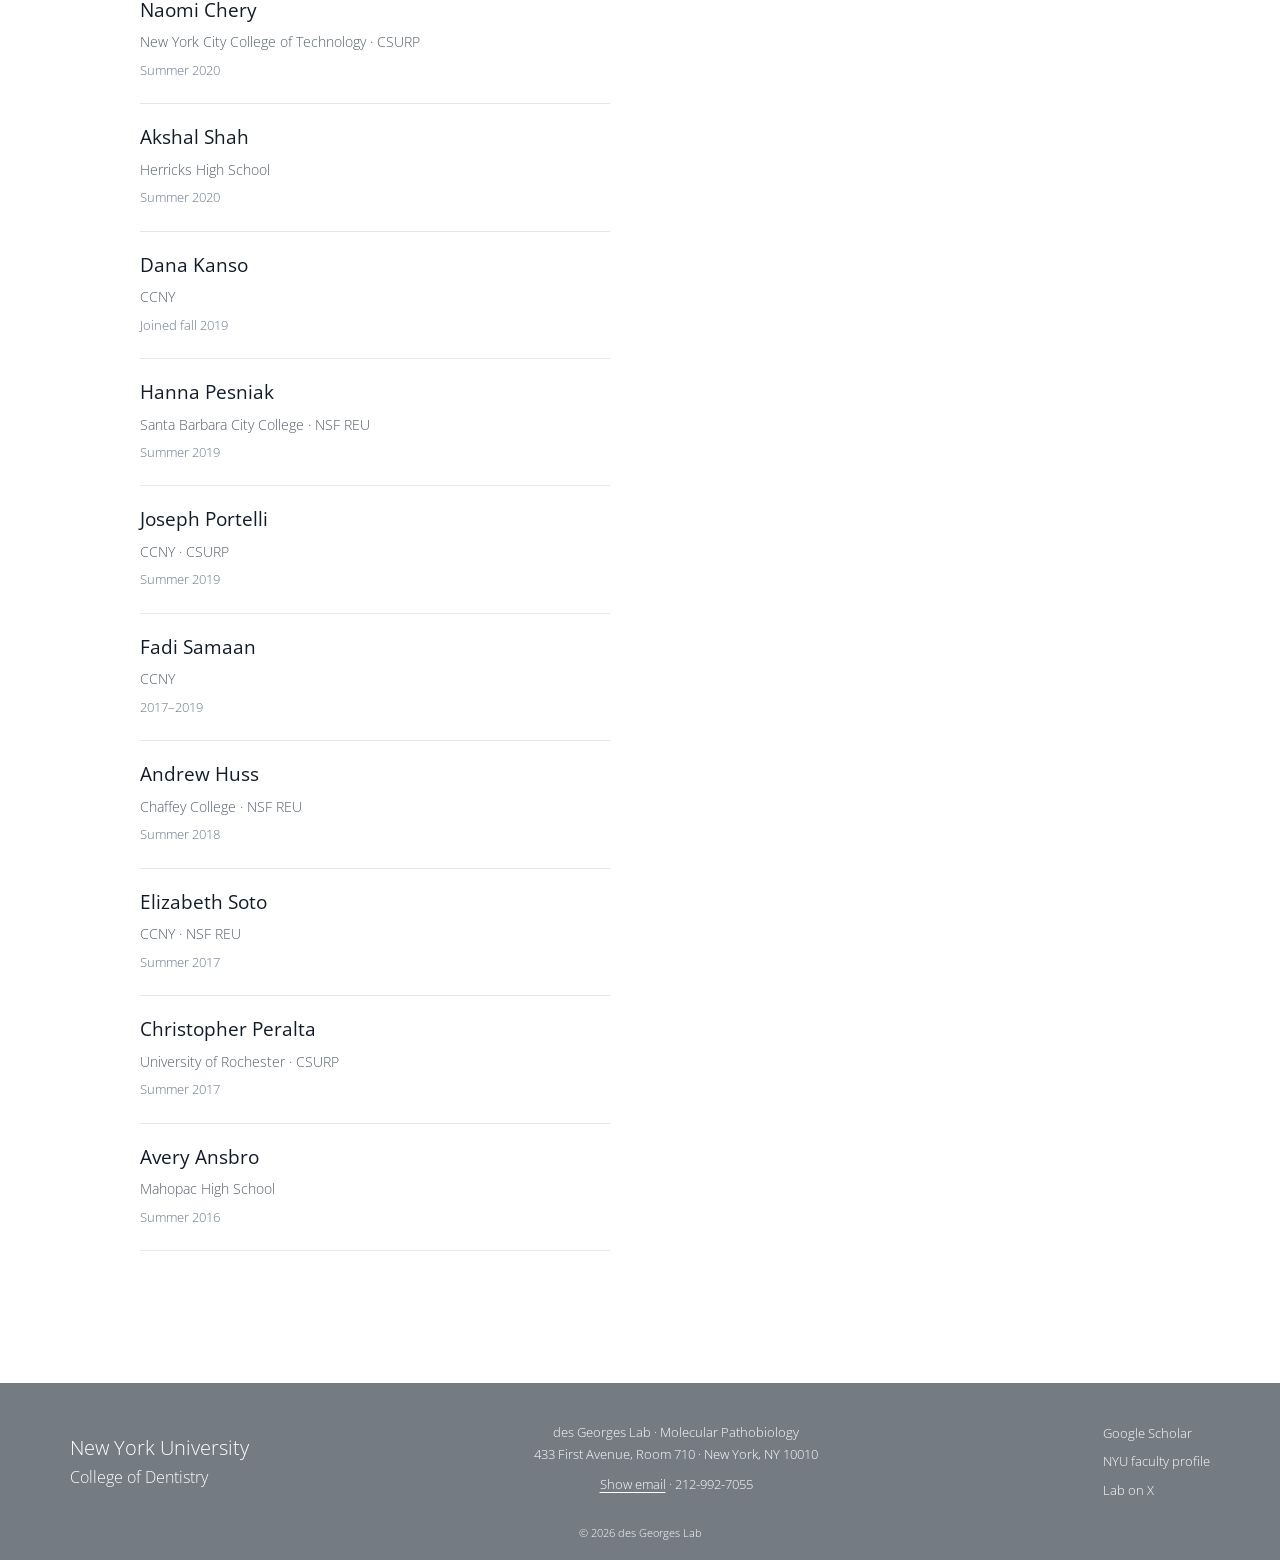
<file: team.html>
<!doctype html>
<html lang="en">
<head>
<meta charset="utf-8">
<meta http-equiv="Content-Security-Policy" content="default-src 'none'; script-src 'self'; style-src 'self'; img-src 'self' data:; font-src 'self'; connect-src 'none'; object-src 'none'; frame-src 'none'; base-uri 'self'; form-action 'none'">
<meta name="referrer" content="strict-origin-when-cross-origin">
<meta name="viewport" content="width=device-width, initial-scale=1">
<meta name="robots" content="index, follow">
<title>Our Team | des Georges Lab</title>
<meta name="description" content="Meet the researchers, students, alumni, and visiting scientists of the des Georges Lab at NYU.">
<link rel="icon" type="image/png" href="assets/lab-wordmark.png">
<link rel="preload" href="assets/open-sans.woff2" as="font" type="font/woff2" crossorigin>
<link rel="stylesheet" href="assets/original-theme.css?v=e24828fa2d66">
<link rel="stylesheet" href="assets/preview.css?v=8b8dc9d49f16">
<script src="assets/navigation.js?v=1bbd4ed2969e" defer></script>
<link rel="canonical" href="https://desgeorgeslab.org/team.html">
<meta property="og:type" content="website">
<meta property="og:site_name" content="des Georges Lab">
<meta property="og:title" content="Our Team | des Georges Lab">
<meta property="og:description" content="Meet the researchers, students, alumni, and visiting scientists of the des Georges Lab at NYU.">
<meta property="og:url" content="https://desgeorgeslab.org/team.html">
<meta property="og:image" content="https://desgeorgeslab.org/assets/ryanodine-receptor.png">
</head>
<body>
<a class="lab-skip" href="#content">Skip to content</a>
<header class="lab-header" id="top">
 <div class="lab-header-inner">
  <a class="lab-brand" href="./" aria-label="des Georges Lab home"><img src="assets/lab-wordmark.png" width="300" height="51" alt="des Georges Lab"></a>
  <button class="lab-menu-toggle" type="button" aria-expanded="false" aria-controls="primary-menu"><span class="menu-lines" aria-hidden="true"><span></span><span></span><span></span></span><span>Menu</span></button>
  <nav id="primary-menu" aria-label="Main navigation">
   <a href="research.html">Research</a>
   <a href="publications.html">Publications</a>
   <a href="resources.html">Resources</a>
   <a href="team.html" aria-current="page">Our Team</a>
   <a href="join.html">Join Us</a>
  </nav>
 </div>
</header>
<main id="content" tabindex="-1" class="lab-team">
<h1>Our Team</h1>
<p class="team-intro">A collaborative community exploring the structure, dynamics, and function of biological macromolecules.</p>
<nav class="team-sections" aria-label="Team sections"><a href="#current-team">Current team</a><a href="#alumni">Alumni</a><a href="#student-researchers">Student researchers</a><a href="#visitors">Visiting scientists</a></nav>
<section id="current-team" aria-labelledby="current-heading"><h2 id="current-heading">Current team</h2>
<article class="team-pi"><img src="assets/amedee-des-georges.jpg" width="600" height="750" alt="Amédée des Georges" fetchpriority="high"><div>
<h3>Amédée des Georges</h3><p class="team-role">Principal Investigator</p><p class="team-detail">Associate Professor, Department of Molecular Pathobiology, NYU College of Dentistry</p><p class="team-bio">Amédée studies how biological macromolecules work and how their activity is regulated. His lab combines cryo-electron microscopy, biophysics, and computational approaches to connect molecular structure and dynamics with function, with the goal of understanding disease and helping develop new treatments.</p><p class="team-bio">He trained in biochemistry at Université Pierre et Marie Curie in Paris and earned his PhD at the University of Cambridge, working with Linda Amos at the MRC Laboratory of Molecular Biology. He then pursued postdoctoral research with Joachim Frank at Columbia University. He established his independent laboratory at CUNY in 2015 and moved the lab to NYU in 2023.</p><p class="team-bio">Amédée aims to build a collaborative lab where scientists exchange ideas, think creatively, and develop their independence.</p><p class="team-profile"><a href="https://dental.nyu.edu/faculty/ft/ajd9478.html">NYU faculty profile</a><span class="email-contact"><button type="button" class="email-reveal " data-contact="117.100.101.32.93.116.111.100.91.32.117.121.110.32.93.116.97.91.32.115.101.103.114.111.101.103.46.115.101.100.46.97" aria-label="Email for Amédée des Georges">Email</button><span class="email-result" aria-live="polite"></span></span><a href="https://www.linkedin.com/in/adesgeorges">LinkedIn</a><a href="https://orcid.org/0000-0002-9704-3781">ORCID</a></p></div></article><div class="team-grid"><article class="team-person"><div class="team-card-header"><img class="team-headshot" src="assets/harsh-bansia.jpg" alt="Harsh Bansia" width="140" height="170" loading="lazy"><div><h3>Harsh Bansia</h3><p class="team-role">Postdoctoral Scientist</p></div></div><p class="team-member-bio">Harsh combines cryo-electron microscopy, molecular dynamics simulations, and computational analysis to investigate how protein structure and motion determine function. He earned his BSc and MSc in Biotechnology at Jiwaji University and his PhD in Structural and Computational Biology at the Indian Institute of Science. His doctoral work explored hidden allosteric features of proteins and their implications for drug design. He joined the lab in 2020.</p><p class="team-profile"><a href="https://orcid.org/0000-0002-6738-8754">ORCID</a></p></article><article class="team-person"><div class="team-card-header"><div><h3>Deijona Brown</h3><p class="team-role">Junior Research Scientist</p><p class="team-detail">MS student in Bioinformatics · NYU Tandon School of Engineering</p></div></div><p class="team-member-bio">Deijona is a Junior Research Scientist in the des Georges Lab. Her collaborative research contributions include a study of neutralizing antibodies against SARS-CoV-2.</p><p class="team-profile"><a href="https://www.linkedin.com/in/deijona-brown-502218175" aria-label="Deijona Brown on LinkedIn">LinkedIn</a><a href="https://orcid.org/0009-0003-0508-1057" aria-label="ORCID for Deijona Brown">ORCID</a><span class="email-contact"><button type="button" class="email-reveal " data-contact="117.100.101.32.93.116.111.100.91.32.117.121.110.32.93.116.97.91.32.49.49.49.53.98.100" aria-label="Email for Deijona Brown">Email</button><span class="email-result" aria-live="polite"></span></span></p></article><article class="team-person"><div class="team-card-header"><img class="team-headshot" src="assets/andres-cabezas.webp" alt="Andres Cabezas" width="140" height="170" loading="lazy"><div><h3>Andres Cabezas</h3><p class="team-role">PhD Student</p><p class="team-detail">CUNY Graduate Center</p></div></div><p class="team-member-bio">Andres studies how interactions between proteins and lipids influence membrane protein function, using cryo-electron microscopy to examine large protein complexes such as calcium channels. He earned his BS in Biology at New Jersey City University in 2019, where he gained research experience in Yufeng Wei’s biochemistry lab. Outside the lab, he enjoys sports, gaming with friends, and developing his computer science skills.</p><p class="team-profile"><a href="https://www.gc.cuny.edu/people/andres-cabezas">CUNY profile</a><a href="https://www.linkedin.com/in/andres-jorge-cabezas-8b9904152" aria-label="Andres Cabezas on LinkedIn">LinkedIn</a><a href="https://orcid.org/0000-0001-6114-4890" aria-label="ORCID for Andres Cabezas">ORCID</a><span class="email-contact"><button type="button" class="email-reveal " data-contact="117.100.101.32.93.116.111.100.91.32.121.110.117.99.32.93.116.111.100.91.32.114.101.116.110.101.99.100.97.114.103.32.93.116.97.91.32.115.97.122.101.98.97.99.97" aria-label="Email for Andres Cabezas">Email</button><span class="email-result" aria-live="polite"></span></span></p></article><article class="team-person"><div class="team-card-header"><img class="team-headshot" src="assets/jack-mechler.webp" alt="Jack Mechler" width="140" height="170" loading="lazy"><div><h3>Jack Mechler</h3><p class="team-role">PhD Student</p><p class="team-detail">CUNY Graduate Center</p><p class="team-detail">Co-mentored with <a href="https://ayatalab.org/our-team/">Pinar Ayata</a></p></div></div><p class="team-member-bio">Jack uses cryo-electron microscopy and computational methods to study membrane proteins in their native environments, with an interest in the structural biology of Alzheimer’s disease. He studied at St. Lawrence University, where he investigated bacterial amyloid proteins in the Marano lab. His doctoral work is jointly mentored by Amédée des Georges and Pinar Ayata. Outside research, Jack enjoys reading and writing.</p><p class="team-profile"><a href="https://ayatalab.org/our-team/">Ayata Lab profile</a><a href="https://orcid.org/0000-0002-9183-5681" aria-label="ORCID for Jack Mechler">ORCID</a><span class="email-contact"><button type="button" class="email-reveal " data-contact="117.100.101.32.93.116.111.100.91.32.121.110.117.99.32.93.116.111.100.91.32.114.101.116.110.101.99.100.97.114.103.32.93.116.97.91.32.114.101.108.104.99.101.109.106" aria-label="Email for Jack Mechler">Email</button><span class="email-result" aria-live="polite"></span></span></p></article><article class="team-person"><div class="team-card-header"><img class="team-headshot" src="assets/mitali-bhate.webp" alt="Mitali Bhate" width="140" height="170" loading="lazy"><div><h3>Mitali Bhate</h3><p class="team-role">PhD Student</p><p class="team-detail">CUNY Graduate Center</p><p class="team-detail">Co-mentored with <a href="https://www.nanobionyc.com/mentors/prabodhika-mallikaratchy">Prabodhika Mallikaratchy</a></p></div></div><p class="team-member-bio">Mitali studies membrane protein interactions, with a particular interest in orphan G protein-coupled receptors implicated in neurodegenerative disease. Her work draws on cell and molecular biology, protein biochemistry, and cryo-electron microscopy to understand these receptors in cellular settings. Her collaborative research also includes aptamers that recognize native GPCRs. Outside the lab, she enjoys reading, hiking, and exploring wildlife and aquatic life.</p><p class="team-profile"><a href="https://asrc.gc.cuny.edu/people/mitali-bhate/">CUNY profile</a><a href="https://www.linkedin.com/in/mitali-bhate-567223189" aria-label="Mitali Bhate on LinkedIn">LinkedIn</a><a href="https://orcid.org/0000-0001-6848-4038" aria-label="ORCID for Mitali Bhate">ORCID</a><span class="email-contact"><button type="button" class="email-reveal " data-contact="117.100.101.32.93.116.111.100.91.32.121.110.117.99.32.93.116.111.100.91.32.114.101.116.110.101.99.100.97.114.103.32.93.116.97.91.32.101.116.97.104.98.109" aria-label="Email for Mitali Bhate">Email</button><span class="email-result" aria-live="polite"></span></span></p></article></div></section><section id="alumni" class="team-major-section" aria-labelledby="alumni-heading"><h2 id="alumni-heading">Alumni</h2><div class="team-grid"><article class="team-person"><h3>Xingjian (Jim) Xu</h3><p class="team-role">Rotation Student</p><p class="team-profile"><a href="https://www.linkedin.com/in/xingjian-xu-b3b4b490/" aria-label="Xingjian (Jim) Xu on LinkedIn">LinkedIn</a><a href="https://orcid.org/0000-0002-9609-4755" aria-label="ORCID for Xingjian (Jim) Xu">ORCID</a></p></article><article class="team-person"><h3>Jakob Jorgensen Aastrup</h3><p class="team-role">Postdoctoral Scientist</p><p class="team-detail">2019–2025</p></article><article class="team-person"><h3>Da Cui</h3><p class="team-role">PhD Student · Graduated 2025</p><p class="team-detail">Postdoctoral scientist in Rui Zhao’s lab, University of Colorado Anschutz Medical Campus. NIH NRSA T32 Cancer Biology Fellow.</p><p class="team-profile"><a href="https://medschool.cuanschutz.edu/biochemistry/people/primary-faculty/zhao-rui">Rui Zhao’s lab</a><a href="https://www.linkedin.com/in/da-cui-939915104/" aria-label="Da Cui on LinkedIn">LinkedIn</a><a href="https://orcid.org/0000-0003-0180-496X" aria-label="ORCID for Da Cui">ORCID</a></p></article><article class="team-person"><h3>Dominique Gutierrez</h3><p class="team-role">PhD Student · Graduated 2024</p><p class="team-profile"><a href="https://www.linkedin.com/in/dominique-gutierrez-917386100/" aria-label="Dominique Gutierrez on LinkedIn">LinkedIn</a></p></article><article class="team-person"><h3>Emily Armbruster</h3><p class="team-role">Postdoctoral Scientist</p><p class="team-detail">2019–2022 · Now at Subspatial | Dectris</p><p class="team-profile"><a href="https://www.linkedin.com/in/emily-lithio/" aria-label="Emily Armbruster on LinkedIn">LinkedIn</a><a href="https://orcid.org/0000-0001-6343-2968" aria-label="ORCID for Emily Armbruster">ORCID</a></p></article><article class="team-person"><h3>Tara Marcink</h3><p class="team-role">Postdoctoral Scientist</p><p class="team-detail">Co-mentored with Anne Moscona’s lab at Columbia University</p><p class="team-profile"><a href="https://www.linkedin.com/in/taramarcink/" aria-label="Tara Marcink on LinkedIn">LinkedIn</a><a href="https://orcid.org/0000-0003-4295-1229" aria-label="ORCID for Tara Marcink">ORCID</a></p></article><article class="team-person"><h3>Danya Ben-Hail</h3><p class="team-role">Postdoctoral Scientist</p><p class="team-detail">2016–2019 · Now Vice President | Healthcare Equity Research at Jones</p><p class="team-profile"><a href="https://www.linkedin.com/in/danya-ben-hail/" aria-label="Danya Ben-Hail on LinkedIn">LinkedIn</a><a href="https://orcid.org/0000-0002-8210-3446" aria-label="ORCID for Danya Ben-Hail">ORCID</a></p></article><article class="team-person"><h3>Salah Salah</h3><p class="team-role">Research Assistant</p><p class="team-detail">Now a Developer at WKB Technologies LLC</p><p class="team-profile"><a href="https://www.linkedin.com/in/salah-salah/" aria-label="Salah Salah on LinkedIn">LinkedIn</a></p></article></div></section><div class="team-training-columns"><section id="student-researchers" aria-labelledby="students-heading"><h2 id="students-heading">Student researchers</h2><p class="team-section-note">Summer and academic-year research across high school, undergraduate, and master’s programs.</p><h3 class="team-subheading">Current student researchers</h3><ul class="team-compact-list"><li class="team-person"><h4>Louis Gui</h4><p class="team-role">High School Researcher</p><p class="team-detail">Bronx Science High School · Joined spring 2026</p></li><li class="team-person"><h4>Mark Xu</h4><p class="team-role">High School Researcher</p><p class="team-detail">Bronx Science High School · Joined winter 2026</p></li><li class="team-person"><h4>Divyajot Kaur</h4><p class="team-role">High School Researcher</p><p class="team-detail">AGGY Research Scholars program, Martin Van Buren High School · Joined fall 2024</p></li></ul><h3 class="team-subheading">Former student researchers</h3><p class="team-section-note">Institutions and programs are listed as recorded during their time in the lab.</p><ul class="team-compact-list"><li class="team-person"><h4>Muhtasim Syed</h4><p class="team-role">CCNY · Chemistry BS</p><p class="team-detail">Joined fall 2023</p></li><li class="team-person"><h4>Elias Mortillaro</h4><p class="team-role">CCNY · Chemistry BS</p><p class="team-detail">Fall 2022</p></li><li class="team-person"><h4>Nnonyem Sappleton</h4><p class="team-role">CCNY · Biochemistry MS</p><p class="team-detail">Fall 2021</p></li><li class="team-person"><h4>Adrian Chelminski</h4><p class="team-role">St. Francis College · CSURP</p><p class="team-detail">Summer 2021</p></li><li class="team-person"><h4>Maneeza Bilal</h4><p class="team-role">CCNY · Biochemistry MS</p><p class="team-detail">Spring 2021</p></li><li class="team-person"><h4>Naomi Chery</h4><p class="team-role">New York City College of Technology · CSURP</p><p class="team-detail">Summer 2020</p></li><li class="team-person"><h4>Akshal Shah</h4><p class="team-role">Herricks High School</p><p class="team-detail">Summer 2020</p></li><li class="team-person"><h4>Dana Kanso</h4><p class="team-role">CCNY</p><p class="team-detail">Joined fall 2019</p></li><li class="team-person"><h4>Hanna Pesniak</h4><p class="team-role">Santa Barbara City College · NSF REU</p><p class="team-detail">Summer 2019</p></li><li class="team-person"><h4>Joseph Portelli</h4><p class="team-role">CCNY · CSURP</p><p class="team-detail">Summer 2019</p></li><li class="team-person"><h4>Fadi Samaan</h4><p class="team-role">CCNY</p><p class="team-detail">2017–2019</p></li><li class="team-person"><h4>Andrew Huss</h4><p class="team-role">Chaffey College · NSF REU</p><p class="team-detail">Summer 2018</p></li><li class="team-person"><h4>Elizabeth Soto</h4><p class="team-role">CCNY · NSF REU</p><p class="team-detail">Summer 2017</p></li><li class="team-person"><h4>Christopher Peralta</h4><p class="team-role">University of Rochester · CSURP</p><p class="team-detail">Summer 2017</p></li><li class="team-person"><h4>Avery Ansbro</h4><p class="team-role">Mahopac High School</p><p class="team-detail">Summer 2016</p></li></ul></section><section id="visitors" aria-labelledby="visitors-heading"><h2 id="visitors-heading">Visiting scientists</h2><p class="team-section-note">Affiliations and roles refer to the time of the visit.</p><ul class="team-compact-list team-visitors"><li class="team-person"><h3>Michele Cianci</h3><p class="team-role">Professor · Università Politecnica delle Marche, Ancona, Italy</p><p class="team-detail">Winter 2023</p><p class="team-profile"><a href="https://www.univpm.it/Entra/Engine/RAServePG.php/P/320710010419/idsel/738/docname/MICHELE%20CIANCI/">University profile</a></p></li><li class="team-person"><h3>Maria Claudia Cedri</h3><p class="team-role">PhD Student · Università Politecnica delle Marche, Ancona, Italy</p><p class="team-detail">Winter 2023</p></li><li class="team-person"><h3>Beatrice Vallone</h3><p class="team-role">Professor · Sapienza University of Rome, Italy</p><p class="team-detail">Summer 2022</p><p class="team-profile"><a href="https://vallonelab.it/">Lab website</a></p></li><li class="team-person"><h3>Elena Gugole</h3><p class="team-role">Postdoctoral Scientist · Sapienza University of Rome, Italy</p><p class="team-detail">Summer 2022</p></li><li class="team-person"><h3>Anthony Nguyen</h3><p class="team-role">MD/PhD Student · HHMI–Duke University</p><p class="team-detail">2017–2022</p></li><li class="team-person"><h3>Gabriele Cerutti</h3><p class="team-role">PhD Student · Sapienza University of Rome, Italy</p><p class="team-detail">January–June 2018</p></li><li class="team-person"><h3>Claudia Testi</h3><p class="team-role">PhD Student · Sapienza University of Rome, Italy</p><p class="team-detail">Summer 2016; winter 2017</p></li><li class="team-person"><h3>Linda Montemiglio</h3><p class="team-role">Postdoctoral Scientist · Sapienza University of Rome, Italy</p><p class="team-detail">Summer 2016</p></li></ul></section></div></main>
<footer class="lab-footer">
 <div class="lab-footer-inner">
  <div class="lab-institution"><a href="https://dental.nyu.edu/">New York University<br><span>College of Dentistry</span></a></div>
  <div class="lab-contact"><p>des Georges Lab · Molecular Pathobiology<br>433 First Avenue, Room 710 · New York, NY 10010</p><p><span class="email-contact"><button type="button" class="email-reveal " data-contact="117.100.101.32.93.116.111.100.91.32.117.121.110.32.93.116.97.91.32.115.101.103.114.111.101.103.46.115.101.100.46.97" aria-label="Show email for Amédée des Georges">Show email</button><span class="email-result" aria-live="polite"></span></span> <span aria-hidden="true">·</span> <a href="tel:+12129927055">212-992-7055</a></p></div>
  <nav class="lab-profile-links" aria-label="Lab profiles"><a href="https://scholar.google.com/citations?user=6EGqqdMAAAAJ">Google Scholar</a><a href="https://dental.nyu.edu/faculty/ft/ajd9478.html">NYU faculty profile</a><a href="https://x.com/desGeorgesLab">Lab on X</a></nav>
 </div>
 <p class="lab-copyright">© 2026 des Georges Lab</p>
</footer>

</body>
</html>
</file>
<file: assets/preview.css>
@font-face{font-family:"Open Sans";font-style:normal;font-weight:300 600;font-display:swap;src:url("open-sans.woff2") format("woff2")}
:root{--lab-navy:#141e29;--lab-text:#121c28;--lab-link:#345582;--lab-footer:#747b83}
html{scroll-behavior:smooth}body{margin:0;color:var(--lab-text);font-family:"Open Sans",Arial,sans-serif;font-weight:300;min-width:0}a{color:var(--lab-link)}a:hover{color:#224167}a:focus-visible,button:focus-visible{outline:3px solid #a8c4ea;outline-offset:5px}.lab-skip{position:absolute;z-index:10;top:0;left:20px;background:white;padding:12px;transform:translateY(-120%)}.lab-skip:focus{transform:translateY(0)}
.lab-header{background:var(--lab-navy);box-shadow:0 2px 4px #0002;position:relative;z-index:2}.lab-header-inner{width:min(1140px,calc(100% - 64px));min-height:90px;margin:auto;display:flex;align-items:center;justify-content:space-between;gap:36px}.lab-brand{display:block;flex-shrink:0}.lab-brand img{display:block;width:300px;max-width:100%;height:auto}#primary-menu{display:flex;align-items:center;gap:30px}#primary-menu a{color:#fff;font-size:16px;text-decoration:none;white-space:nowrap;opacity:.88}#primary-menu a:hover{opacity:1;text-decoration:underline;text-underline-offset:6px}.lab-menu-toggle{display:none}
.lab-hero{background-image:url("ryanodine-receptor.png");background-position:center center;background-size:cover;background-repeat:no-repeat;min-height:calc(100svh - 90px);display:flex;align-items:center;justify-content:center;padding:100px 32px}.lab-introduction{width:min(760px,100%);padding:28px 30px;background:rgba(255,255,255,.81);font-size:24px;line-height:1.38;font-weight:300}.lab-introduction h1{font-weight:300;font-size:56px;line-height:1.15;text-align:center;margin:0 0 18px}.lab-introduction p{margin:0 0 20px}.lab-introduction p:last-child{margin-bottom:0}.lab-affiliation{text-align:center;font-size:24px;line-height:1.35;margin-bottom:24px!important}.lab-affiliation a{color:inherit;text-decoration:none}.lab-affiliation a:hover{text-decoration:underline;text-underline-offset:4px}
.lab-footer{background:var(--lab-footer);color:#fff;padding:38px 0 18px}.lab-footer-inner{width:min(1140px,calc(100% - 64px));margin:auto;display:flex;justify-content:space-between;align-items:center;gap:28px}.lab-footer a{color:white}.lab-institution{font-size:20px;line-height:1.4}.lab-institution a{text-decoration:none}.lab-institution span{font-size:16px}.lab-contact{font-size:13px;line-height:1.7;text-align:center}.lab-contact p{margin:0 0 8px}.lab-profile-links{display:flex;flex-direction:column;gap:9px;font-size:13px}.lab-copyright{text-align:center;font-size:11px;margin:22px 0 0}.lab-preview-note{text-align:center;background:#f4f5f6;color:#505b67;font-size:12px;padding:12px 20px;line-height:1.6}
@media(min-width:1500px){.lab-introduction{width:840px;font-size:27px}.lab-hero{padding:130px 32px}}
@media(max-width:950px){.lab-header-inner{width:calc(100% - 40px);min-height:80px;gap:20px;flex-wrap:wrap}.lab-brand img{width:270px}.lab-menu-toggle{display:flex;align-items:center;gap:10px;border:1px solid #ffffff70;background:none;color:white;padding:9px 12px;font:inherit;font-size:14px;border-radius:2px}.menu-lines{display:flex;flex-direction:column;gap:4px}.menu-lines span{display:block;width:17px;height:1px;background:currentColor}#primary-menu{display:none;flex-basis:100%;width:100%;padding:0 0 22px;gap:0}#primary-menu.is-open{display:flex;flex-direction:column;align-items:stretch}#primary-menu a{padding:12px 0;font-size:17px}.lab-hero{min-height:calc(100svh - 80px);padding:85px 28px}.lab-introduction{max-width:710px;font-size:22px}.lab-introduction h1{font-size:50px}.lab-affiliation{font-size:22px}.lab-footer-inner{flex-wrap:wrap;justify-content:center;text-align:center}.lab-profile-links{flex-direction:row;flex-basis:100%;justify-content:center;gap:24px}}
@media(max-width:540px){.lab-header-inner{width:calc(100% - 32px);min-height:74px;gap:10px}.lab-brand img{width:220px}.lab-menu-toggle{padding:9px;font-size:12px;gap:7px}.lab-hero{min-height:calc(100svh - 74px);padding:58px 18px;background-position:48% center}.lab-introduction{padding:25px 21px;font-size:18px;line-height:1.5}.lab-introduction h1{font-size:37px;margin-bottom:17px}.lab-affiliation{font-size:18px;margin-bottom:22px!important}.lab-introduction p{margin-bottom:18px}.lab-footer{padding-top:30px}.lab-footer-inner{width:calc(100% - 36px);gap:20px}.lab-institution,.lab-contact{width:100%}.lab-contact{font-size:12px}.lab-profile-links{font-size:12px;gap:20px}.lab-preview-note{font-size:11px}}
@media(prefers-reduced-motion:reduce){html{scroll-behavior:auto}}

#primary-menu a[aria-current="page"]{opacity:1;text-decoration:underline;text-underline-offset:6px}
.lab-resources{width:min(1000px,calc(100% - 64px));margin:0 auto;padding:72px 0 80px}.lab-resources h1{font-size:48px;font-weight:300;margin:0 0 20px}.resources-intro{font-size:24px;line-height:1.5;margin-bottom:24px}.resources-status{max-width:700px;color:#525e6b;font-size:17px;line-height:1.65;margin-bottom:48px}.resources-sections{display:grid;grid-template-columns:repeat(3,minmax(0,1fr));gap:36px;margin-bottom:56px}.resources-sections section{border-top:2px solid #dfe5ec;padding-top:24px}.resources-sections h2{font-size:24px;font-weight:400;margin:0 0 16px}.resources-sections p{font-size:17px;line-height:1.7;margin:0}.resources-back{font-size:16px}
@media(max-width:700px){.lab-resources{width:calc(100% - 40px);padding:48px 0 56px}.lab-resources h1{font-size:38px}.resources-intro{font-size:21px}.resources-sections{grid-template-columns:1fr;gap:30px}.resources-status{margin-bottom:36px}}
.lab-publications{width:min(1000px,calc(100% - 64px));margin:0 auto;padding:65px 0 70px}.lab-publications h1{font-size:48px;font-weight:300;margin:0 0 20px}.publications-intro{font-size:23px;line-height:1.5;max-width:800px;margin-bottom:20px}.publications-policy{max-width:800px;font-size:16px;line-height:1.7;color:#525e6b;margin-bottom:32px}.publication-controls{display:grid;grid-template-columns:1fr 230px;gap:24px;padding-top:20px;border-top:1px solid #dfe5ec}.publication-controls label{display:block;font-size:13px;font-weight:600;margin-bottom:8px}.publication-controls input,.publication-controls select{width:100%;height:46px;border:1px solid #b6c1ce;border-radius:2px;padding:10px 12px;background:#fff;color:var(--lab-text);font-family:inherit;font-size:15px}.publication-controls input:focus-visible,.publication-controls select:focus-visible{outline:2px solid #345582;outline-offset:2px}.publication-count{font-size:13px;color:#525e6b;margin:15px 0 20px}.publication-years{display:flex;flex-wrap:wrap;gap:10px 19px;padding-bottom:28px;border-bottom:1px solid #dfe5ec;margin-bottom:44px;font-size:14px}.publication-years a{text-decoration:none}.publication-years a:hover{text-decoration:underline}.publication-section-heading{display:flex;align-items:baseline;gap:20px;flex-wrap:wrap}.publication-section-heading h2,.journal-section>h2{font-size:30px;font-weight:300;margin:0 0 12px}.publication-section-heading p{font-size:13px;color:#6a5c47}.publication-list{list-style:none;margin:0;padding:0}.publication{padding:24px 0 27px;border-bottom:1px solid #e4e8ed}.publication :is(h3,h4){font-size:21px;line-height:1.45;font-weight:400;margin:0 0 13px}.publication :is(h3,h4) a{text-decoration:none;color:var(--lab-text)}.publication :is(h3,h4) a:hover{color:var(--lab-link);text-decoration:underline;text-underline-offset:4px}.publication-authors{font-size:14px;line-height:1.7;color:#525e6b;margin:0 0 10px}.publication-authors strong{font-weight:600;color:#263d58}.publication-citation{font-size:14px;line-height:1.7;margin:0 0 12px}.publication-links{display:flex;flex-wrap:wrap;gap:18px;margin:0;font-size:13px;font-weight:400}.publication-links a{text-underline-offset:4px}.publication-tag{display:inline-block;font-size:10px;text-transform:uppercase;letter-spacing:.08em;color:#72552c;background:#f6f0e5;padding:4px 7px;margin-bottom:12px;font-weight:600}.review-tag{color:#345582;background:#ecf0f5}.publication-group{margin-bottom:44px;scroll-margin-top:24px}.publication-year{font-size:24px;font-weight:300;color:#66788e;margin:22px 0 0}.journal-section{margin-top:48px}.publication-updated{border-top:1px solid #dfe5ec;padding-top:20px;font-size:12px;line-height:1.8;color:#525e6b}.publication-updated a{white-space:nowrap}[hidden]{display:none!important}
@media(max-width:700px){.lab-publications{width:calc(100% - 40px);padding:44px 0 54px}.lab-publications h1{font-size:38px}.publications-intro{font-size:20px}.publication-controls{grid-template-columns:1fr;gap:16px}.publication :is(h3,h4){font-size:19px}.publication-authors{font-size:13px}.publication-section-heading{gap:6px}.publication-section-heading h2{margin-bottom:0}.publication-years{gap:12px 20px}.publication-updated a{white-space:normal}}
.publication-resources{margin-top:18px;font-size:13px;line-height:1.6}.publication-resources summary{cursor:pointer;display:list-item;width:fit-content;color:#345582;font-weight:400;max-width:100%;padding:3px 0}.publication-resources summary:hover{text-decoration:underline;text-underline-offset:4px}.publication-resources summary:focus-visible{outline:2px solid #345582;outline-offset:4px}.resource-groups{display:flex;flex-direction:column;gap:10px}.publication-resources[open] .resource-groups{margin-top:16px;padding-left:17px;border-left:2px solid #e3e9f0}.resource-row{display:flex;align-items:baseline;gap:14px}.resource-label{flex:0 0 52px;font-size:11px;letter-spacing:.03em;font-weight:600;color:#596879}.resource-accessions{display:flex;flex-wrap:wrap;gap:5px 16px;min-width:0}.resource-accessions a{text-underline-offset:3px;white-space:nowrap}
@media(max-width:540px){.resource-row{flex-direction:column;gap:3px}.resource-label{flex-basis:auto}.resource-accessions{column-gap:14px}.publication-resources[open] .resource-groups{padding-left:12px}}

.lab-team{width:min(1000px,calc(100% - 64px));margin:auto;padding:65px 0 80px}.lab-team h1{font-size:48px;font-weight:300;margin:0 0 20px}.team-intro{font-size:23px;line-height:1.5;max-width:810px;margin:0 0 26px}.team-sections{display:flex;flex-wrap:wrap;gap:12px 28px;border-bottom:1px solid #dfe5ec;padding-bottom:28px;margin-bottom:42px;font-size:14px}.lab-team h2{font-size:30px;font-weight:300;margin:0 0 28px}.lab-team h3,.lab-team h4{font-size:23px;font-weight:400;margin:0 0 8px;line-height:1.4}.team-pi{display:grid;grid-template-columns:230px 1fr;gap:38px;margin-bottom:42px}.team-pi>img{display:block;width:100%;height:auto;border-radius:2px}.team-pi h3{font-size:29px}.team-role{font-size:16px;font-weight:400;line-height:1.6;margin:0 0 6px}.team-detail{font-size:15px;line-height:1.65;color:#525e6b;margin:0 0 8px}.team-bio{font-size:16px;line-height:1.8;margin:18px 0 0}.team-profile{display:flex;flex-wrap:wrap;gap:12px 24px;font-size:14px;line-height:1.7;margin:17px 0 0}.team-grid{display:grid;grid-template-columns:repeat(2,minmax(0,1fr));gap:0 45px}.team-grid>.team-person{border-top:1px solid #dfe5ec;padding:25px 0 26px}.team-major-section{margin-top:46px}.team-training-columns{display:grid;grid-template-columns:repeat(2,minmax(0,1fr));gap:60px;margin-top:45px;padding-top:40px;border-top:1px solid #dfe5ec}.team-section-note{font-size:14px;line-height:1.7;color:#525e6b;margin:-10px 0 26px}.lab-team .team-subheading{font-size:20px;margin:30px 0 18px}.team-subheading+.team-section-note{margin:0 0 20px}.team-compact-list{list-style:none;padding:0;margin:0}.team-compact-list>.team-person{padding:0 0 22px;margin:0 0 20px;border-bottom:1px solid #e4e8ed}.team-compact-list :is(h3,h4){font-size:19px}.team-compact-list .team-role{font-size:14px;font-weight:300;color:#525e6b}.team-compact-list .team-detail{font-size:13px;color:#66788e}.lab-team section{scroll-margin-top:25px}
@media(max-width:700px){.lab-team{width:calc(100% - 40px);padding:44px 0 54px}.lab-team h1{font-size:38px}.team-intro{font-size:20px}.team-pi{grid-template-columns:1fr;gap:24px}.team-pi>img{width:190px}.team-pi h3{font-size:26px}.team-grid,.team-training-columns{grid-template-columns:1fr}.team-grid{gap:0}.team-training-columns{gap:40px}.team-sections{gap:14px 22px}.lab-team h2{font-size:28px}.team-major-section{margin-top:35px}}
.team-card-header{display:flex;align-items:flex-start;gap:22px;min-height:170px}.team-card-header>div{min-width:0}.team-headshot{display:block;width:140px;height:170px;flex-shrink:0;object-fit:cover;object-position:center 30%;border-radius:2px}.team-member-bio{font-size:15px;line-height:1.8;margin:20px 0 0}.team-grid>.team-person:has(.team-card-header){padding-top:28px;padding-bottom:32px}
@media(max-width:430px){.team-card-header{gap:18px;min-height:140px}.team-headshot{width:112px;height:140px}.team-card-header h3{font-size:21px}.team-card-header .team-role{font-size:15px}.team-card-header .team-detail{font-size:14px}}

.lab-research{width:min(1000px,calc(100% - 64px));margin:auto;padding:65px 0 75px}.lab-research h1{font-size:48px;font-weight:300;margin:0 0 24px}.research-opening{max-width:850px;font-size:18px;line-height:1.8}.research-opening p{margin:0 0 18px}.research-opening .research-lead{font-size:26px;line-height:1.5;margin-bottom:24px}.research-theme-nav{display:grid;grid-template-columns:repeat(3,minmax(0,1fr));gap:28px;margin:40px 0 56px;padding:25px 0;border-top:1px solid #dfe5ec;border-bottom:1px solid #dfe5ec}.research-theme-nav a{text-decoration:none;font-size:18px;line-height:1.5}.research-theme-nav a:hover{text-decoration:underline;text-underline-offset:4px}.research-theme-nav span{display:block;font-size:12px;letter-spacing:.09em;color:#66788e;margin-bottom:7px}.research-theme{margin-top:55px;padding-bottom:45px;border-bottom:1px solid #dfe5ec;scroll-margin-top:28px}.research-theme h2{font-size:32px;line-height:1.4;font-weight:300;margin:0 0 20px}.research-eyebrow{font-size:13px;font-weight:400;letter-spacing:.04em;color:#66788e;margin:0 0 12px}.research-section-intro{font-size:20px;line-height:1.7;max-width:850px;margin-bottom:32px}.research-theme h3{font-size:24px;line-height:1.4;font-weight:400;margin:0 0 16px}.research-topic{display:grid;grid-template-columns:minmax(0,1.5fr) minmax(0,1fr);gap:50px;align-items:center;margin:38px 0}.research-topic p,.research-pathogen-copy>p,.research-dynamics-grid p{font-size:17px;line-height:1.85;margin:0 0 18px}.lab-research figure{margin:0}.research-topic img{display:block;width:100%;max-height:320px;object-fit:contain}.lab-research figcaption{font-size:12px;line-height:1.7;color:#66788e;margin-top:14px}.research-wide-figure{margin:32px 0!important}.research-wide-figure img{width:100%;height:auto;display:block}.research-selected{margin:34px 0 0;padding:25px 28px;background:#f5f7f9;border-radius:2px}.research-selected h3{font-size:18px;margin:0 0 20px}.research-selected ul{display:grid;grid-template-columns:repeat(2,minmax(0,1fr));gap:24px 36px;list-style:none;padding:0;margin:0}.research-selected li{font-size:15px;line-height:1.65;min-width:0}.research-selected li>a:first-of-type{font-weight:400;text-decoration:none}.research-selected li>a:hover{text-decoration:underline;text-underline-offset:3px}.research-citation{display:block;color:#66788e;font-size:12px;margin-top:5px}.research-paper-data{display:inline-block;font-size:12px;margin-top:5px;text-underline-offset:3px}.research-preprint{display:block;width:fit-content;font-size:10px;font-weight:400;background:#f4eddf;color:#72552c;padding:3px 6px;margin-bottom:6px}.research-dynamics-grid{display:grid;grid-template-columns:repeat(2,minmax(0,1fr));gap:44px}.research-approach{padding:35px 0 0;max-width:850px;font-size:17px;line-height:1.8}.research-approach h2{font-size:27px;font-weight:300;margin:0 0 18px}.research-approach p{margin-bottom:20px}
@media(max-width:700px){.lab-research{width:calc(100% - 40px);padding:44px 0 54px}.lab-research h1{font-size:38px}.research-opening .research-lead{font-size:23px}.research-opening{font-size:17px}.research-theme-nav{grid-template-columns:1fr;gap:20px;margin:32px 0 40px;padding:24px 0}.research-theme-nav a{font-size:17px}.research-theme-nav span{display:inline-block;margin:0 14px 0 0}.research-theme{margin-top:40px;padding-bottom:35px}.research-theme h2{font-size:27px}.research-section-intro{font-size:18px}.research-topic,.research-dynamics-grid{grid-template-columns:1fr;gap:24px}.research-topic{margin:30px 0}.research-topic figure{max-width:350px;margin:auto}.research-topic img{max-height:none}.research-theme h3{font-size:22px}.research-selected{padding:22px 20px}.research-selected ul{grid-template-columns:1fr;gap:22px}.research-dynamics-grid{gap:24px}}

/* Compact research figures and a lighter publication treatment. */
.research-opening{max-width:810px}.research-opening .research-lead{font-size:32px;margin-bottom:20px}.research-opening p{font-size:18px}.research-theme h2{font-size:30px;max-width:820px}.research-topic{gap:64px;margin:30px 0}.research-topic figure{width:100%;max-width:300px;justify-self:center}.research-topic img{max-height:260px}.research-topic p,.research-pathogen-copy>p,.research-dynamics-grid p{line-height:1.8}.research-fusion-topic{grid-template-columns:repeat(2,minmax(0,1fr));gap:44px}.research-fusion-topic figure{max-width:460px}.research-fusion-topic img{max-height:none}.research-center-link{font-size:14px!important;margin-top:18px!important}.research-selected{padding:22px 0 0;border-top:1px solid #e4e8ed;background:none;margin-top:30px}.research-selected h3{font-size:16px;color:#66788e}.research-selected ul{gap:20px 36px}.research-section-intro{max-width:820px}.research-theme{padding-bottom:38px}.research-approach{padding-top:28px}.research-approach h2{font-size:24px}
.resource-section-nav{display:flex;flex-wrap:wrap;gap:16px 30px;font-size:15px;padding:22px 0 26px;margin:28px 0 35px;border-bottom:1px solid #dfe5ec}.resource-collection-section{scroll-margin-top:28px;margin:0 0 46px}.resource-collection-section>h2{font-size:28px;font-weight:300;line-height:1.4;margin:0 0 12px}.resource-collection-section>p{font-size:17px;line-height:1.8;max-width:760px;color:#525e6b}.dataset-grid{display:grid;grid-template-columns:repeat(2,minmax(0,1fr));gap:0 42px;margin-top:26px}.dataset-card{padding:23px 0;border-top:1px solid #dfe5ec}.dataset-card h3{font-size:21px;line-height:1.5;font-weight:400;margin:0 0 16px}.dataset-year{font-size:12px;color:#66788e;margin:0 0 6px}.dataset-accessions{display:flex;flex-wrap:wrap;gap:9px 19px;font-size:14px;line-height:1.6}.dataset-accessions a{white-space:nowrap;text-underline-offset:3px}.dataset-paper{display:inline-block;font-size:13px;line-height:1.7;margin-top:17px}.dataset-disclosure{font-size:14px;line-height:1.7}.dataset-disclosure summary{cursor:pointer;color:var(--lab-link);padding:3px 0}.dataset-disclosure[open] .dataset-accessions{margin:15px 0 0}.field-resource-grid{display:grid;grid-template-columns:repeat(2,minmax(0,1fr));gap:28px 42px;padding-top:18px}.field-resource-grid h3{font-size:20px;font-weight:400;line-height:1.5;margin:0 0 8px}.field-resource-grid h3 a{text-decoration:none}.field-resource-grid h3 a:hover{text-decoration:underline}.field-resource-grid p{font-size:15px;line-height:1.75;margin:0;color:#525e6b}.resources-more{font-size:15px;border-top:1px solid #dfe5ec;padding-top:24px;line-height:1.8}
@media(max-width:700px){.research-opening .research-lead{font-size:27px}.research-opening p{font-size:17px}.research-theme h2{font-size:27px}.research-topic,.research-fusion-topic{grid-template-columns:1fr;gap:22px}.research-topic figure{max-width:290px}.research-fusion-topic figure{max-width:460px}.research-topic img{max-height:none}.research-selected{padding:22px 0 0}.dataset-grid,.field-resource-grid{grid-template-columns:1fr}.resource-section-nav{gap:14px 22px}.resource-collection-section>h2{font-size:26px}}
.research-dynamics-grid{align-items:start}.lab-research .research-dynamics-figure{margin:24px 0 0}.research-landscape-window{display:block;width:100%;max-width:350px;aspect-ratio:685/650;overflow:hidden;margin:auto}.research-landscape-window img{display:block;width:100%;height:auto}.research-translation-image{display:block;width:100%;max-width:350px;height:auto;margin:auto}.research-dynamics-figure figcaption{max-width:350px;margin:14px auto 0}.lab-profile-links{flex-wrap:wrap}
.lab-join{width:min(1100px,calc(100% - 64px));margin:auto;padding:65px 0 75px}.lab-join h1{font-size:48px;font-weight:300;margin:0 0 28px}.join-opening{display:grid;grid-template-columns:minmax(0,1fr) minmax(0,1.35fr);gap:44px;align-items:center}.join-welcome p{font-size:17px;line-height:1.85;margin:0 0 18px}.join-welcome .join-lead{font-size:31px;line-height:1.4;margin-bottom:20px}.join-group-photo{margin:0}.join-group-photo img{display:block;width:100%;height:auto;border-radius:2px}.join-group-photo figcaption{font-size:12px;color:#66788e;line-height:1.6;margin-top:10px}.join-contact-button{display:inline-block;background:var(--lab-link);color:white;font-size:15px;font-weight:400;text-decoration:none;padding:12px 18px;border-radius:2px;margin-top:7px}.join-contact-button:hover{background:#263f61;color:white}.lab-join h2{font-size:29px;font-weight:300;line-height:1.4;margin:0 0 26px}.join-culture{margin-top:56px;padding:36px 0;border-top:1px solid #dfe5ec;border-bottom:1px solid #dfe5ec}.join-values{display:grid;grid-template-columns:repeat(3,minmax(0,1fr));gap:34px}.lab-join h3{font-size:22px;line-height:1.4;font-weight:400;margin:0 0 13px}.join-values p,.join-pathways p,.join-next-step p{font-size:16px;line-height:1.85;margin:0 0 14px}.join-values p:last-child{margin:0}.join-pathways{margin-top:42px}.join-pathway-grid{display:grid;grid-template-columns:repeat(2,minmax(0,1fr));gap:26px 50px}.join-pathway-grid article{padding-top:23px;border-top:1px solid #e4e8ed}.join-next-step{display:grid;grid-template-columns:minmax(0,2fr) minmax(0,1fr);gap:60px;padding:30px 32px;background:#f5f7f9;margin-top:40px}.join-next-step h2{margin-bottom:16px}.join-next-step nav{display:flex;flex-direction:column;justify-content:center;gap:18px;font-size:15px}.join-email{font-size:21px;font-weight:400;text-decoration:none}.join-email:hover{text-decoration:underline}
@media(max-width:800px){.join-opening{grid-template-columns:1fr;gap:28px}.join-group-photo{max-width:640px}.join-values{grid-template-columns:1fr;gap:26px}.join-welcome{max-width:700px}.join-welcome .join-lead{font-size:28px}}
@media(max-width:600px){.lab-join{width:calc(100% - 40px);padding:44px 0 54px}.lab-join h1{font-size:38px}.lab-join h2{font-size:27px}.join-culture{margin-top:36px;padding:28px 0}.join-pathway-grid,.join-next-step{grid-template-columns:1fr}.join-next-step{padding:24px 22px;gap:15px}.join-email{font-size:19px}.join-pathways{margin-top:32px}}

/* Contact details appear only after a deliberate click. */
.email-reveal{appearance:none;background:none;border:0;border-radius:0;color:inherit;font:inherit;padding:0;text-decoration:underline;text-underline-offset:3px;cursor:pointer}.email-reveal:focus-visible{outline:2px solid currentColor;outline-offset:5px}.email-result a{overflow-wrap:anywhere}.team-profile{align-items:center;flex-wrap:wrap}.research-mechanosensation{max-width:760px;margin:42px 0 30px}.research-mechanosensation p{font-size:17px;line-height:1.8}.email-reveal.join-contact-button{display:inline-block;background:#263d58;color:white;padding:13px 20px;text-decoration:none}.email-reveal[hidden]{display:none}

.email-contact{min-width:0}.email-result,.email-address{overflow-wrap:anywhere}.email-address:focus-visible{outline:2px solid currentColor;outline-offset:4px}

.team-profile .email-reveal{color:var(--lab-link);text-decoration:none}.team-profile .email-reveal:hover{color:#224167;text-decoration:underline}
</file>
<file: assets/original-theme.css>
@charset "UTF-8";400;600&display=swap);/*!
 * Bootstrap v4.4.1 (https://getbootstrap.com/)
 * Copyright 2011-2019 The Bootstrap Authors
 * Copyright 2011-2019 Twitter, Inc.
 * Licensed under MIT (https://github.com/twbs/bootstrap/blob/master/LICENSE)
 */:root{--blue:#007bff;--indigo:#6610f2;--purple:#6f42c1;--pink:#e83e8c;--red:#dc3545;--orange:#fd7e14;--yellow:#ffc107;--green:#28a745;--teal:#20c997;--cyan:#17a2b8;--white:#fff;--gray:#6c757d;--gray-dark:#343a40;--primary:#005daa;--secondary:#ec9c1d;--success:#00a94f;--info:#8dc63f;--warning:#882345;--danger:#ff0000;--light:#ededed;--dark:#444444;--breakpoint-xs:0;--breakpoint-sm:576px;--breakpoint-md:768px;--breakpoint-lg:992px;--breakpoint-xl:1200px;--font-family-sans-serif:"Open Sans","Segoe UI","Helvetica Neue",-apple-system,BlinkMacSystemFont,Arial,"Noto Sans",sans-serif,"Apple Color Emoji","Segoe UI Emoji","Segoe UI Symbol","Noto Color Emoji";--font-family-monospace:SFMono-Regular,Menlo,Monaco,Consolas,"Liberation Mono","Courier New",monospace}*,::after,::before{box-sizing:border-box}html{font-family:sans-serif;line-height:1.15;-webkit-text-size-adjust:100%;-webkit-tap-highlight-color:transparent}article,aside,figcaption,figure,footer,header,hgroup,main,nav,section{display:block}body{margin:0;font-family:"Open Sans","Segoe UI","Helvetica Neue",-apple-system,BlinkMacSystemFont,Arial,"Noto Sans",sans-serif,"Apple Color Emoji","Segoe UI Emoji","Segoe UI Symbol","Noto Color Emoji";font-size:1rem;font-weight:400;line-height:1.5;color:#212529;text-align:left;background-color:#fff}[tabindex="-1"]:focus:not(:focus-visible){outline:0!important}hr{box-sizing:content-box;height:0;overflow:visible}h1,h2,h3,h4,h5,h6{margin-top:0;margin-bottom:.5rem}p{margin-top:0;margin-bottom:1rem}abbr[data-original-title],abbr[title]{text-decoration:underline;-webkit-text-decoration:underline dotted;text-decoration:underline dotted;cursor:help;border-bottom:0;-webkit-text-decoration-skip-ink:none;text-decoration-skip-ink:none}address{margin-bottom:1rem;font-style:normal;line-height:inherit}dl,ol,ul{margin-top:0;margin-bottom:1rem}ol ol,ol ul,ul ol,ul ul{margin-bottom:0}dt{font-weight:700}dd{margin-bottom:.5rem;margin-left:0}blockquote{margin:0 0 1rem}b,strong{font-weight:600}small{font-size:80%}sub,sup{position:relative;font-size:75%;line-height:0;vertical-align:baseline}sub{bottom:-.25em}sup{top:-.5em}a{color:#005daa;text-decoration:none;background-color:transparent}a:hover{color:#00335e;text-decoration:underline}a:not([href]){color:inherit;text-decoration:none}a:not([href]):hover{color:inherit;text-decoration:none}code,kbd,pre,samp{font-family:SFMono-Regular,Menlo,Monaco,Consolas,"Liberation Mono","Courier New",monospace;font-size:1em}pre{margin-top:0;margin-bottom:1rem;overflow:auto}figure{margin:0 0 1rem}img{vertical-align:middle;border-style:none}svg{overflow:hidden;vertical-align:middle}table{border-collapse:collapse}caption{padding-top:.75rem;padding-bottom:.75rem;color:#6c757d;text-align:left;caption-side:bottom}th{text-align:inherit}label{display:inline-block;margin-bottom:.5rem}button{border-radius:0}button:focus{outline:1px dotted;outline:5px auto -webkit-focus-ring-color}button,input,optgroup,select,textarea{margin:0;font-family:inherit;font-size:inherit;line-height:inherit}button,input{overflow:visible}button,select{text-transform:none}select{word-wrap:normal}[type=button],[type=reset],[type=submit],button{-webkit-appearance:button}[type=button]:not(:disabled),[type=reset]:not(:disabled),[type=submit]:not(:disabled),button:not(:disabled){cursor:pointer}[type=button]::-moz-focus-inner,[type=reset]::-moz-focus-inner,[type=submit]::-moz-focus-inner,button::-moz-focus-inner{padding:0;border-style:none}input[type=checkbox],input[type=radio]{box-sizing:border-box;padding:0}input[type=date],input[type=datetime-local],input[type=month],input[type=time]{-webkit-appearance:listbox}textarea{overflow:auto;resize:vertical}fieldset{min-width:0;padding:0;margin:0;border:0}legend{display:block;width:100%;max-width:100%;padding:0;margin-bottom:.5rem;font-size:1.5rem;line-height:inherit;color:inherit;white-space:normal}progress{vertical-align:baseline}[type=number]::-webkit-inner-spin-button,[type=number]::-webkit-outer-spin-button{height:auto}[type=search]{outline-offset:-2px;-webkit-appearance:none}[type=search]::-webkit-search-decoration{-webkit-appearance:none}::-webkit-file-upload-button{font:inherit;-webkit-appearance:button}output{display:inline-block}summary{display:list-item;cursor:pointer}template{display:none}[hidden]{display:none!important}.h1,.h2,.h3,.h4,.h5,.h6,h1,h2,h3,h4,h5,h6{margin-bottom:.5rem;font-weight:600;line-height:1.2}.h1,h1{font-size:2rem}.h2,h2{font-size:1.5rem}.h3,h3{font-size:1.3rem}.h4,h4{font-size:1.1rem}.h5,h5{font-size:1.25rem}.h6,h6{font-size:1rem}.lead{font-size:1.25rem;font-weight:300}.display-1{font-size:2rem;font-weight:300;line-height:1.2}.display-2{font-size:5.5rem;font-weight:300;line-height:1.2}.display-3{font-size:4.5rem;font-weight:300;line-height:1.2}.display-4{font-size:3.5rem;font-weight:300;line-height:1.2}hr{margin-top:1rem;margin-bottom:1rem;border:0;border-top:1px solid rgba(0,0,0,.1)}.small,small{font-size:80%;font-weight:400}.mark,mark{padding:.2em;background-color:#fcf8e3}.list-unstyled{padding-left:0;list-style:none}.list-inline{padding-left:0;list-style:none}.list-inline-item{display:inline-block}.list-inline-item:not(:last-child){margin-right:.5rem}.initialism{font-size:90%;text-transform:uppercase}.blockquote{margin-bottom:1rem;font-size:1.25rem}.blockquote-footer{display:block;font-size:80%;color:#6c757d}.blockquote-footer::before{content:"\2014\00A0"}.img-fluid{max-width:100%;height:auto}.img-thumbnail{padding:.25rem;background-color:#fff;border:1px solid #dee2e6;border-radius:0;max-width:100%;height:auto}.figure{display:inline-block}.figure-img{margin-bottom:.5rem;line-height:1}.figure-caption{font-size:90%;color:#6c757d}code{font-size:87.5%;color:#e83e8c;word-wrap:break-word}a>code{color:inherit}kbd{padding:.2rem .4rem;font-size:87.5%;color:#fff;background-color:#212529;border-radius:.2rem}kbd kbd{padding:0;font-size:100%;font-weight:700}pre{display:block;font-size:87.5%;color:#212529}pre code{font-size:inherit;color:inherit;word-break:normal}.pre-scrollable{max-height:340px;overflow-y:scroll}.container{width:100%;padding-right:15px;padding-left:15px;margin-right:auto;margin-left:auto}@media (min-width:576px){.container{max-width:540px}}@media (min-width:768px){.container{max-width:720px}}@media (min-width:992px){.container{max-width:960px}}@media (min-width:1200px){.container{max-width:1140px}}.container-fluid,.container-lg,.container-md,.container-sm,.container-xl{width:100%;padding-right:15px;padding-left:15px;margin-right:auto;margin-left:auto}@media (min-width:576px){.container,.container-sm{max-width:540px}}@media (min-width:768px){.container,.container-md,.container-sm{max-width:720px}}@media (min-width:992px){.container,.container-lg,.container-md,.container-sm{max-width:960px}}@media (min-width:1200px){.container,.container-lg,.container-md,.container-sm,.container-xl{max-width:1140px}}.row{display:flex;flex-wrap:wrap;margin-right:-15px;margin-left:-15px}.no-gutters{margin-right:0;margin-left:0}.no-gutters>.col,.no-gutters>[class*=col-]{padding-right:0;padding-left:0}.col,.col-1,.col-10,.col-11,.col-12,.col-2,.col-3,.col-4,.col-5,.col-6,.col-7,.col-8,.col-9,.col-auto,.col-lg,.col-lg-1,.col-lg-10,.col-lg-11,.col-lg-12,.col-lg-2,.col-lg-3,.col-lg-4,.col-lg-5,.col-lg-6,.col-lg-7,.col-lg-8,.col-lg-9,.col-lg-auto,.col-md,.col-md-1,.col-md-10,.col-md-11,.col-md-12,.col-md-2,.col-md-3,.col-md-4,.col-md-5,.col-md-6,.col-md-7,.col-md-8,.col-md-9,.col-md-auto,.col-sm,.col-sm-1,.col-sm-10,.col-sm-11,.col-sm-12,.col-sm-2,.col-sm-3,.col-sm-4,.col-sm-5,.col-sm-6,.col-sm-7,.col-sm-8,.col-sm-9,.col-sm-auto,.col-xl,.col-xl-1,.col-xl-10,.col-xl-11,.col-xl-12,.col-xl-2,.col-xl-3,.col-xl-4,.col-xl-5,.col-xl-6,.col-xl-7,.col-xl-8,.col-xl-9,.col-xl-auto{position:relative;width:100%;padding-right:15px;padding-left:15px}.col{flex-basis:0;flex-grow:1;max-width:100%}.row-cols-1>*{flex:0 0 100%;max-width:100%}.row-cols-2>*{flex:0 0 50%;max-width:50%}.row-cols-3>*{flex:0 0 33.33333%;max-width:33.33333%}.row-cols-4>*{flex:0 0 25%;max-width:25%}.row-cols-5>*{flex:0 0 20%;max-width:20%}.row-cols-6>*{flex:0 0 16.66667%;max-width:16.66667%}.col-auto{flex:0 0 auto;width:auto;max-width:100%}.col-1{flex:0 0 8.33333%;max-width:8.33333%}.col-2{flex:0 0 16.66667%;max-width:16.66667%}.col-3{flex:0 0 25%;max-width:25%}.col-4{flex:0 0 33.33333%;max-width:33.33333%}.col-5{flex:0 0 41.66667%;max-width:41.66667%}.col-6{flex:0 0 50%;max-width:50%}.col-7{flex:0 0 58.33333%;max-width:58.33333%}.col-8{flex:0 0 66.66667%;max-width:66.66667%}.col-9{flex:0 0 75%;max-width:75%}.col-10{flex:0 0 83.33333%;max-width:83.33333%}.col-11{flex:0 0 91.66667%;max-width:91.66667%}.col-12{flex:0 0 100%;max-width:100%}.order-first{order:-1}.order-last{order:13}.order-0{order:0}.order-1{order:1}.order-2{order:2}.order-3{order:3}.order-4{order:4}.order-5{order:5}.order-6{order:6}.order-7{order:7}.order-8{order:8}.order-9{order:9}.order-10{order:10}.order-11{order:11}.order-12{order:12}.offset-1{margin-left:8.33333%}.offset-2{margin-left:16.66667%}.offset-3{margin-left:25%}.offset-4{margin-left:33.33333%}.offset-5{margin-left:41.66667%}.offset-6{margin-left:50%}.offset-7{margin-left:58.33333%}.offset-8{margin-left:66.66667%}.offset-9{margin-left:75%}.offset-10{margin-left:83.33333%}.offset-11{margin-left:91.66667%}@media (min-width:576px){.col-sm{flex-basis:0;flex-grow:1;max-width:100%}.row-cols-sm-1>*{flex:0 0 100%;max-width:100%}.row-cols-sm-2>*{flex:0 0 50%;max-width:50%}.row-cols-sm-3>*{flex:0 0 33.33333%;max-width:33.33333%}.row-cols-sm-4>*{flex:0 0 25%;max-width:25%}.row-cols-sm-5>*{flex:0 0 20%;max-width:20%}.row-cols-sm-6>*{flex:0 0 16.66667%;max-width:16.66667%}.col-sm-auto{flex:0 0 auto;width:auto;max-width:100%}.col-sm-1{flex:0 0 8.33333%;max-width:8.33333%}.col-sm-2{flex:0 0 16.66667%;max-width:16.66667%}.col-sm-3{flex:0 0 25%;max-width:25%}.col-sm-4{flex:0 0 33.33333%;max-width:33.33333%}.col-sm-5{flex:0 0 41.66667%;max-width:41.66667%}.col-sm-6{flex:0 0 50%;max-width:50%}.col-sm-7{flex:0 0 58.33333%;max-width:58.33333%}.col-sm-8{flex:0 0 66.66667%;max-width:66.66667%}.col-sm-9{flex:0 0 75%;max-width:75%}.col-sm-10{flex:0 0 83.33333%;max-width:83.33333%}.col-sm-11{flex:0 0 91.66667%;max-width:91.66667%}.col-sm-12{flex:0 0 100%;max-width:100%}.order-sm-first{order:-1}.order-sm-last{order:13}.order-sm-0{order:0}.order-sm-1{order:1}.order-sm-2{order:2}.order-sm-3{order:3}.order-sm-4{order:4}.order-sm-5{order:5}.order-sm-6{order:6}.order-sm-7{order:7}.order-sm-8{order:8}.order-sm-9{order:9}.order-sm-10{order:10}.order-sm-11{order:11}.order-sm-12{order:12}.offset-sm-0{margin-left:0}.offset-sm-1{margin-left:8.33333%}.offset-sm-2{margin-left:16.66667%}.offset-sm-3{margin-left:25%}.offset-sm-4{margin-left:33.33333%}.offset-sm-5{margin-left:41.66667%}.offset-sm-6{margin-left:50%}.offset-sm-7{margin-left:58.33333%}.offset-sm-8{margin-left:66.66667%}.offset-sm-9{margin-left:75%}.offset-sm-10{margin-left:83.33333%}.offset-sm-11{margin-left:91.66667%}}@media (min-width:768px){.col-md{flex-basis:0;flex-grow:1;max-width:100%}.row-cols-md-1>*{flex:0 0 100%;max-width:100%}.row-cols-md-2>*{flex:0 0 50%;max-width:50%}.row-cols-md-3>*{flex:0 0 33.33333%;max-width:33.33333%}.row-cols-md-4>*{flex:0 0 25%;max-width:25%}.row-cols-md-5>*{flex:0 0 20%;max-width:20%}.row-cols-md-6>*{flex:0 0 16.66667%;max-width:16.66667%}.col-md-auto{flex:0 0 auto;width:auto;max-width:100%}.col-md-1{flex:0 0 8.33333%;max-width:8.33333%}.col-md-2{flex:0 0 16.66667%;max-width:16.66667%}.col-md-3{flex:0 0 25%;max-width:25%}.col-md-4{flex:0 0 33.33333%;max-width:33.33333%}.col-md-5{flex:0 0 41.66667%;max-width:41.66667%}.col-md-6{flex:0 0 50%;max-width:50%}.col-md-7{flex:0 0 58.33333%;max-width:58.33333%}.col-md-8{flex:0 0 66.66667%;max-width:66.66667%}.col-md-9{flex:0 0 75%;max-width:75%}.col-md-10{flex:0 0 83.33333%;max-width:83.33333%}.col-md-11{flex:0 0 91.66667%;max-width:91.66667%}.col-md-12{flex:0 0 100%;max-width:100%}.order-md-first{order:-1}.order-md-last{order:13}.order-md-0{order:0}.order-md-1{order:1}.order-md-2{order:2}.order-md-3{order:3}.order-md-4{order:4}.order-md-5{order:5}.order-md-6{order:6}.order-md-7{order:7}.order-md-8{order:8}.order-md-9{order:9}.order-md-10{order:10}.order-md-11{order:11}.order-md-12{order:12}.offset-md-0{margin-left:0}.offset-md-1{margin-left:8.33333%}.offset-md-2{margin-left:16.66667%}.offset-md-3{margin-left:25%}.offset-md-4{margin-left:33.33333%}.offset-md-5{margin-left:41.66667%}.offset-md-6{margin-left:50%}.offset-md-7{margin-left:58.33333%}.offset-md-8{margin-left:66.66667%}.offset-md-9{margin-left:75%}.offset-md-10{margin-left:83.33333%}.offset-md-11{margin-left:91.66667%}}@media (min-width:992px){.col-lg{flex-basis:0;flex-grow:1;max-width:100%}.row-cols-lg-1>*{flex:0 0 100%;max-width:100%}.row-cols-lg-2>*{flex:0 0 50%;max-width:50%}.row-cols-lg-3>*{flex:0 0 33.33333%;max-width:33.33333%}.row-cols-lg-4>*{flex:0 0 25%;max-width:25%}.row-cols-lg-5>*{flex:0 0 20%;max-width:20%}.row-cols-lg-6>*{flex:0 0 16.66667%;max-width:16.66667%}.col-lg-auto{flex:0 0 auto;width:auto;max-width:100%}.col-lg-1{flex:0 0 8.33333%;max-width:8.33333%}.col-lg-2{flex:0 0 16.66667%;max-width:16.66667%}.col-lg-3{flex:0 0 25%;max-width:25%}.col-lg-4{flex:0 0 33.33333%;max-width:33.33333%}.col-lg-5{flex:0 0 41.66667%;max-width:41.66667%}.col-lg-6{flex:0 0 50%;max-width:50%}.col-lg-7{flex:0 0 58.33333%;max-width:58.33333%}.col-lg-8{flex:0 0 66.66667%;max-width:66.66667%}.col-lg-9{flex:0 0 75%;max-width:75%}.col-lg-10{flex:0 0 83.33333%;max-width:83.33333%}.col-lg-11{flex:0 0 91.66667%;max-width:91.66667%}.col-lg-12{flex:0 0 100%;max-width:100%}.order-lg-first{order:-1}.order-lg-last{order:13}.order-lg-0{order:0}.order-lg-1{order:1}.order-lg-2{order:2}.order-lg-3{order:3}.order-lg-4{order:4}.order-lg-5{order:5}.order-lg-6{order:6}.order-lg-7{order:7}.order-lg-8{order:8}.order-lg-9{order:9}.order-lg-10{order:10}.order-lg-11{order:11}.order-lg-12{order:12}.offset-lg-0{margin-left:0}.offset-lg-1{margin-left:8.33333%}.offset-lg-2{margin-left:16.66667%}.offset-lg-3{margin-left:25%}.offset-lg-4{margin-left:33.33333%}.offset-lg-5{margin-left:41.66667%}.offset-lg-6{margin-left:50%}.offset-lg-7{margin-left:58.33333%}.offset-lg-8{margin-left:66.66667%}.offset-lg-9{margin-left:75%}.offset-lg-10{margin-left:83.33333%}.offset-lg-11{margin-left:91.66667%}}@media (min-width:1200px){.col-xl{flex-basis:0;flex-grow:1;max-width:100%}.row-cols-xl-1>*{flex:0 0 100%;max-width:100%}.row-cols-xl-2>*{flex:0 0 50%;max-width:50%}.row-cols-xl-3>*{flex:0 0 33.33333%;max-width:33.33333%}.row-cols-xl-4>*{flex:0 0 25%;max-width:25%}.row-cols-xl-5>*{flex:0 0 20%;max-width:20%}.row-cols-xl-6>*{flex:0 0 16.66667%;max-width:16.66667%}.col-xl-auto{flex:0 0 auto;width:auto;max-width:100%}.col-xl-1{flex:0 0 8.33333%;max-width:8.33333%}.col-xl-2{flex:0 0 16.66667%;max-width:16.66667%}.col-xl-3{flex:0 0 25%;max-width:25%}.col-xl-4{flex:0 0 33.33333%;max-width:33.33333%}.col-xl-5{flex:0 0 41.66667%;max-width:41.66667%}.col-xl-6{flex:0 0 50%;max-width:50%}.col-xl-7{flex:0 0 58.33333%;max-width:58.33333%}.col-xl-8{flex:0 0 66.66667%;max-width:66.66667%}.col-xl-9{flex:0 0 75%;max-width:75%}.col-xl-10{flex:0 0 83.33333%;max-width:83.33333%}.col-xl-11{flex:0 0 91.66667%;max-width:91.66667%}.col-xl-12{flex:0 0 100%;max-width:100%}.order-xl-first{order:-1}.order-xl-last{order:13}.order-xl-0{order:0}.order-xl-1{order:1}.order-xl-2{order:2}.order-xl-3{order:3}.order-xl-4{order:4}.order-xl-5{order:5}.order-xl-6{order:6}.order-xl-7{order:7}.order-xl-8{order:8}.order-xl-9{order:9}.order-xl-10{order:10}.order-xl-11{order:11}.order-xl-12{order:12}.offset-xl-0{margin-left:0}.offset-xl-1{margin-left:8.33333%}.offset-xl-2{margin-left:16.66667%}.offset-xl-3{margin-left:25%}.offset-xl-4{margin-left:33.33333%}.offset-xl-5{margin-left:41.66667%}.offset-xl-6{margin-left:50%}.offset-xl-7{margin-left:58.33333%}.offset-xl-8{margin-left:66.66667%}.offset-xl-9{margin-left:75%}.offset-xl-10{margin-left:83.33333%}.offset-xl-11{margin-left:91.66667%}}.table{width:100%;margin-bottom:1rem;color:#212529}.table td,.table th{padding:.75rem;vertical-align:top;border-top:1px solid #dee2e6}.table thead th{vertical-align:bottom;border-bottom:2px solid #dee2e6}.table tbody+tbody{border-top:2px solid #dee2e6}.table-sm td,.table-sm th{padding:.3rem}.table-bordered{border:1px solid #dee2e6}.table-bordered td,.table-bordered th{border:1px solid #dee2e6}.table-bordered thead td,.table-bordered thead th{border-bottom-width:2px}.table-borderless tbody+tbody,.table-borderless td,.table-borderless th,.table-borderless thead th{border:0}.table-striped tbody tr:nth-of-type(odd){background-color:rgba(0,0,0,.05)}.table-hover tbody tr:hover{color:#212529;background-color:rgba(0,0,0,.075)}.table-primary,.table-primary>td,.table-primary>th{background-color:#b8d2e7}.table-primary tbody+tbody,.table-primary td,.table-primary th,.table-primary thead th{border-color:#7aabd3}.table-hover .table-primary:hover{background-color:#a5c6e1}.table-hover .table-primary:hover>td,.table-hover .table-primary:hover>th{background-color:#a5c6e1}.table-secondary,.table-secondary>td,.table-secondary>th{background-color:#fae3c0}.table-secondary tbody+tbody,.table-secondary td,.table-secondary th,.table-secondary thead th{border-color:#f5cc89}.table-hover .table-secondary:hover{background-color:#f8d9a8}.table-hover .table-secondary:hover>td,.table-hover .table-secondary:hover>th{background-color:#f8d9a8}.table-success,.table-success>td,.table-success>th{background-color:#b8e7ce}.table-success tbody+tbody,.table-success td,.table-success th,.table-success thead th{border-color:#7ad2a3}.table-hover .table-success:hover{background-color:#a5e1c1}.table-hover .table-success:hover>td,.table-hover .table-success:hover>th{background-color:#a5e1c1}.table-info,.table-info>td,.table-info>th{background-color:#dfefc9}.table-info tbody+tbody,.table-info td,.table-info th,.table-info thead th{border-color:#c4e19b}.table-hover .table-info:hover{background-color:#d3e9b5}.table-hover .table-info:hover>td,.table-hover .table-info:hover>th{background-color:#d3e9b5}.table-warning,.table-warning>td,.table-warning>th{background-color:#dec1cb}.table-warning tbody+tbody,.table-warning td,.table-warning th,.table-warning thead th{border-color:#c18d9e}.table-hover .table-warning:hover{background-color:#d5b0bd}.table-hover .table-warning:hover>td,.table-hover .table-warning:hover>th{background-color:#d5b0bd}.table-danger,.table-danger>td,.table-danger>th{background-color:#ffb8b8}.table-danger tbody+tbody,.table-danger td,.table-danger th,.table-danger thead th{border-color:#ff7a7a}.table-hover .table-danger:hover{background-color:#ff9f9f}.table-hover .table-danger:hover>td,.table-hover .table-danger:hover>th{background-color:#ff9f9f}.table-light,.table-light>td,.table-light>th{background-color:#fafafa}.table-light tbody+tbody,.table-light td,.table-light th,.table-light thead th{border-color:#f6f6f6}.table-hover .table-light:hover{background-color:#ededed}.table-hover .table-light:hover>td,.table-hover .table-light:hover>th{background-color:#ededed}.table-dark,.table-dark>td,.table-dark>th{background-color:#cbcbcb}.table-dark tbody+tbody,.table-dark td,.table-dark th,.table-dark thead th{border-color:#9e9e9e}.table-hover .table-dark:hover{background-color:#bebebe}.table-hover .table-dark:hover>td,.table-hover .table-dark:hover>th{background-color:#bebebe}.table-active,.table-active>td,.table-active>th{background-color:rgba(0,0,0,.075)}.table-hover .table-active:hover{background-color:rgba(0,0,0,.075)}.table-hover .table-active:hover>td,.table-hover .table-active:hover>th{background-color:rgba(0,0,0,.075)}.table .thead-dark th{color:#fff;background-color:#343a40;border-color:#454d55}.table .thead-light th{color:#495057;background-color:#e9ecef;border-color:#dee2e6}.table-dark{color:#fff;background-color:#343a40}.table-dark td,.table-dark th,.table-dark thead th{border-color:#454d55}.table-dark.table-bordered{border:0}.table-dark.table-striped tbody tr:nth-of-type(odd){background-color:rgba(255,255,255,.05)}.table-dark.table-hover tbody tr:hover{color:#fff;background-color:rgba(255,255,255,.075)}@media (max-width:575.98px){.table-responsive-sm{display:block;width:100%;overflow-x:auto;-webkit-overflow-scrolling:touch}.table-responsive-sm>.table-bordered{border:0}}@media (max-width:767.98px){.table-responsive-md{display:block;width:100%;overflow-x:auto;-webkit-overflow-scrolling:touch}.table-responsive-md>.table-bordered{border:0}}@media (max-width:991.98px){.table-responsive-lg{display:block;width:100%;overflow-x:auto;-webkit-overflow-scrolling:touch}.table-responsive-lg>.table-bordered{border:0}}@media (max-width:1199.98px){.table-responsive-xl{display:block;width:100%;overflow-x:auto;-webkit-overflow-scrolling:touch}.table-responsive-xl>.table-bordered{border:0}}.table-responsive{display:block;width:100%;overflow-x:auto;-webkit-overflow-scrolling:touch}.table-responsive>.table-bordered{border:0}.form-control,.ninja-forms-field{display:block;width:100%;height:calc(1.5em + .75rem + 2px);padding:.375rem .75rem;font-size:1rem;font-weight:400;line-height:1.5;color:#495057;background-color:#fff;background-clip:padding-box;border:1px solid #ced4da;border-radius:0;transition:border-color .15s ease-in-out,box-shadow .15s ease-in-out}@media (prefers-reduced-motion:reduce){.form-control,.ninja-forms-field{transition:none}}.form-control::-ms-expand,.ninja-forms-field::-ms-expand{background-color:transparent;border:0}.form-control:-moz-focusring,.ninja-forms-field:-moz-focusring{color:transparent;text-shadow:0 0 0 #495057}.form-control:focus,.ninja-forms-field:focus{color:#495057;background-color:#fff;border-color:#2b9fff;outline:0;box-shadow:none}.form-control::-moz-placeholder,.ninja-forms-field::-moz-placeholder{color:#6c757d;opacity:1}.form-control:-ms-input-placeholder,.ninja-forms-field:-ms-input-placeholder{color:#6c757d;opacity:1}.form-control::placeholder,.ninja-forms-field::placeholder{color:#6c757d;opacity:1}.form-control:disabled,.form-control[readonly],.ninja-forms-field:disabled,.ninja-forms-field[readonly]{background-color:#e9ecef;opacity:1}select.form-control:focus::-ms-value,select.ninja-forms-field:focus::-ms-value{color:#495057;background-color:#fff}.form-control-file,.form-control-range{display:block;width:100%}.col-form-label{padding-top:calc(.375rem + 1px);padding-bottom:calc(.375rem + 1px);margin-bottom:0;font-size:inherit;line-height:1.5}.col-form-label-lg{padding-top:calc(.5rem + 1px);padding-bottom:calc(.5rem + 1px);font-size:1.25rem;line-height:1.5}.col-form-label-sm{padding-top:calc(.25rem + 1px);padding-bottom:calc(.25rem + 1px);font-size:.875rem;line-height:1.5}.form-control-plaintext{display:block;width:100%;padding:.375rem 0;margin-bottom:0;font-size:1rem;line-height:1.5;color:#212529;background-color:transparent;border:solid transparent;border-width:1px 0}.form-control-plaintext.form-control-lg,.form-control-plaintext.form-control-sm{padding-right:0;padding-left:0}.form-control-sm{height:calc(1.5em + .5rem + 2px);padding:.25rem .5rem;font-size:.875rem;line-height:1.5;border-radius:.2rem}.form-control-lg{height:calc(1.5em + 1rem + 2px);padding:.5rem 1rem;font-size:1.25rem;line-height:1.5;border-radius:.3rem}select.form-control[multiple],select.form-control[size],select.ninja-forms-field[multiple],select.ninja-forms-field[size]{height:auto}textarea.form-control,textarea.ninja-forms-field{height:auto}.form-group,.nf-field-element{margin-bottom:1rem}.form-text{display:block;margin-top:.25rem}.form-row{display:flex;flex-wrap:wrap;margin-right:-5px;margin-left:-5px}.form-row>.col,.form-row>[class*=col-]{padding-right:5px;padding-left:5px}.form-check{position:relative;display:block;padding-left:1.25rem}.form-check-input{position:absolute;margin-top:.3rem;margin-left:-1.25rem}.form-check-input:disabled~.form-check-label,.form-check-input[disabled]~.form-check-label{color:#6c757d}.form-check-label{margin-bottom:0}.form-check-inline{display:inline-flex;align-items:center;padding-left:0;margin-right:.75rem}.form-check-inline .form-check-input{position:static;margin-top:0;margin-right:.3125rem;margin-left:0}.valid-feedback{display:none;width:100%;margin-top:.25rem;font-size:80%;color:#00a94f}.valid-tooltip{position:absolute;top:100%;z-index:5;display:none;max-width:100%;padding:.25rem .5rem;margin-top:.1rem;font-size:.875rem;line-height:1.5;color:#fff;background-color:rgba(0,169,79,.9);border-radius:0}.is-valid~.valid-feedback,.is-valid~.valid-tooltip,.was-validated :valid~.valid-feedback,.was-validated :valid~.valid-tooltip{display:block}.form-control.is-valid,.is-valid.ninja-forms-field,.was-validated .form-control:valid,.was-validated .ninja-forms-field:valid{border-color:#00a94f;padding-right:calc(1.5em + .75rem);background-image:url("data:image/svg+xml,%3csvg xmlns='http://www.w3.org/2000/svg' width='8' height='8' viewBox='0 0 8 8'%3e%3cpath fill='%2300a94f' d='M2.3 6.73L.6 4.53c-.4-1.04.46-1.4 1.1-.8l1.1 1.4 3.4-3.8c.6-.63 1.6-.27 1.2.7l-4 4.6c-.43.5-.8.4-1.1.1z'/%3e%3c/svg%3e");background-repeat:no-repeat;background-position:right calc(.375em + .1875rem) center;background-size:calc(.75em + .375rem) calc(.75em + .375rem)}.form-control.is-valid:focus,.is-valid.ninja-forms-field:focus,.was-validated .form-control:valid:focus,.was-validated .ninja-forms-field:valid:focus{border-color:#00a94f;box-shadow:0 0 0 .2rem rgba(0,169,79,.25)}.was-validated textarea.form-control:valid,.was-validated textarea.ninja-forms-field:valid,textarea.form-control.is-valid,textarea.is-valid.ninja-forms-field{padding-right:calc(1.5em + .75rem);background-position:top calc(.375em + .1875rem) right calc(.375em + .1875rem)}.custom-select.is-valid,.was-validated .custom-select:valid{border-color:#00a94f;padding-right:calc(.75em + 2.3125rem);background:url("data:image/svg+xml,%3csvg xmlns='http://www.w3.org/2000/svg' width='4' height='5' viewBox='0 0 4 5'%3e%3cpath fill='%23343a40' d='M2 0L0 2h4zm0 5L0 3h4z'/%3e%3c/svg%3e") no-repeat right .75rem center/8px 10px,url("data:image/svg+xml,%3csvg xmlns='http://www.w3.org/2000/svg' width='8' height='8' viewBox='0 0 8 8'%3e%3cpath fill='%2300a94f' d='M2.3 6.73L.6 4.53c-.4-1.04.46-1.4 1.1-.8l1.1 1.4 3.4-3.8c.6-.63 1.6-.27 1.2.7l-4 4.6c-.43.5-.8.4-1.1.1z'/%3e%3c/svg%3e") #fff no-repeat center right 1.75rem/calc(.75em + .375rem) calc(.75em + .375rem)}.custom-select.is-valid:focus,.was-validated .custom-select:valid:focus{border-color:#00a94f;box-shadow:0 0 0 .2rem rgba(0,169,79,.25)}.form-check-input.is-valid~.form-check-label,.was-validated .form-check-input:valid~.form-check-label{color:#00a94f}.form-check-input.is-valid~.valid-feedback,.form-check-input.is-valid~.valid-tooltip,.was-validated .form-check-input:valid~.valid-feedback,.was-validated .form-check-input:valid~.valid-tooltip{display:block}.custom-control-input.is-valid~.custom-control-label,.was-validated .custom-control-input:valid~.custom-control-label{color:#00a94f}.custom-control-input.is-valid~.custom-control-label::before,.was-validated .custom-control-input:valid~.custom-control-label::before{border-color:#00a94f}.custom-control-input.is-valid:checked~.custom-control-label::before,.was-validated .custom-control-input:valid:checked~.custom-control-label::before{border-color:#00dc67;background-color:#00dc67}.custom-control-input.is-valid:focus~.custom-control-label::before,.was-validated .custom-control-input:valid:focus~.custom-control-label::before{box-shadow:0 0 0 .2rem rgba(0,169,79,.25)}.custom-control-input.is-valid:focus:not(:checked)~.custom-control-label::before,.was-validated .custom-control-input:valid:focus:not(:checked)~.custom-control-label::before{border-color:#00a94f}.custom-file-input.is-valid~.custom-file-label,.was-validated .custom-file-input:valid~.custom-file-label{border-color:#00a94f}.custom-file-input.is-valid:focus~.custom-file-label,.was-validated .custom-file-input:valid:focus~.custom-file-label{border-color:#00a94f;box-shadow:0 0 0 .2rem rgba(0,169,79,.25)}.invalid-feedback{display:none;width:100%;margin-top:.25rem;font-size:80%;color:red}.invalid-tooltip{position:absolute;top:100%;z-index:5;display:none;max-width:100%;padding:.25rem .5rem;margin-top:.1rem;font-size:.875rem;line-height:1.5;color:#fff;background-color:rgba(255,0,0,.9);border-radius:0}.is-invalid~.invalid-feedback,.is-invalid~.invalid-tooltip,.was-validated :invalid~.invalid-feedback,.was-validated :invalid~.invalid-tooltip{display:block}.form-control.is-invalid,.is-invalid.ninja-forms-field,.was-validated .form-control:invalid,.was-validated .ninja-forms-field:invalid{border-color:red;padding-right:calc(1.5em + .75rem);background-image:url("data:image/svg+xml,%3csvg xmlns='http://www.w3.org/2000/svg' width='12' height='12' fill='none' stroke='%23ff0000' viewBox='0 0 12 12'%3e%3ccircle cx='6' cy='6' r='4.5'/%3e%3cpath stroke-linejoin='round' d='M5.8 3.6h.4L6 6.5z'/%3e%3ccircle cx='6' cy='8.2' r='.6' fill='%23ff0000' stroke='none'/%3e%3c/svg%3e");background-repeat:no-repeat;background-position:right calc(.375em + .1875rem) center;background-size:calc(.75em + .375rem) calc(.75em + .375rem)}.form-control.is-invalid:focus,.is-invalid.ninja-forms-field:focus,.was-validated .form-control:invalid:focus,.was-validated .ninja-forms-field:invalid:focus{border-color:red;box-shadow:0 0 0 .2rem rgba(255,0,0,.25)}.was-validated textarea.form-control:invalid,.was-validated textarea.ninja-forms-field:invalid,textarea.form-control.is-invalid,textarea.is-invalid.ninja-forms-field{padding-right:calc(1.5em + .75rem);background-position:top calc(.375em + .1875rem) right calc(.375em + .1875rem)}.custom-select.is-invalid,.was-validated .custom-select:invalid{border-color:red;padding-right:calc(.75em + 2.3125rem);background:url("data:image/svg+xml,%3csvg xmlns='http://www.w3.org/2000/svg' width='4' height='5' viewBox='0 0 4 5'%3e%3cpath fill='%23343a40' d='M2 0L0 2h4zm0 5L0 3h4z'/%3e%3c/svg%3e") no-repeat right .75rem center/8px 10px,url("data:image/svg+xml,%3csvg xmlns='http://www.w3.org/2000/svg' width='12' height='12' fill='none' stroke='%23ff0000' viewBox='0 0 12 12'%3e%3ccircle cx='6' cy='6' r='4.5'/%3e%3cpath stroke-linejoin='round' d='M5.8 3.6h.4L6 6.5z'/%3e%3ccircle cx='6' cy='8.2' r='.6' fill='%23ff0000' stroke='none'/%3e%3c/svg%3e") #fff no-repeat center right 1.75rem/calc(.75em + .375rem) calc(.75em + .375rem)}.custom-select.is-invalid:focus,.was-validated .custom-select:invalid:focus{border-color:red;box-shadow:0 0 0 .2rem rgba(255,0,0,.25)}.form-check-input.is-invalid~.form-check-label,.was-validated .form-check-input:invalid~.form-check-label{color:red}.form-check-input.is-invalid~.invalid-feedback,.form-check-input.is-invalid~.invalid-tooltip,.was-validated .form-check-input:invalid~.invalid-feedback,.was-validated .form-check-input:invalid~.invalid-tooltip{display:block}.custom-control-input.is-invalid~.custom-control-label,.was-validated .custom-control-input:invalid~.custom-control-label{color:red}.custom-control-input.is-invalid~.custom-control-label::before,.was-validated .custom-control-input:invalid~.custom-control-label::before{border-color:red}.custom-control-input.is-invalid:checked~.custom-control-label::before,.was-validated .custom-control-input:invalid:checked~.custom-control-label::before{border-color:#f33;background-color:#f33}.custom-control-input.is-invalid:focus~.custom-control-label::before,.was-validated .custom-control-input:invalid:focus~.custom-control-label::before{box-shadow:0 0 0 .2rem rgba(255,0,0,.25)}.custom-control-input.is-invalid:focus:not(:checked)~.custom-control-label::before,.was-validated .custom-control-input:invalid:focus:not(:checked)~.custom-control-label::before{border-color:red}.custom-file-input.is-invalid~.custom-file-label,.was-validated .custom-file-input:invalid~.custom-file-label{border-color:red}.custom-file-input.is-invalid:focus~.custom-file-label,.was-validated .custom-file-input:invalid:focus~.custom-file-label{border-color:red;box-shadow:0 0 0 .2rem rgba(255,0,0,.25)}.form-inline{display:flex;flex-flow:row wrap;align-items:center}.form-inline .form-check{width:100%}@media (min-width:576px){.form-inline label{display:flex;align-items:center;justify-content:center;margin-bottom:0}.form-inline .form-group,.form-inline .nf-field-element{display:flex;flex:0 0 auto;flex-flow:row wrap;align-items:center;margin-bottom:0}.form-inline .form-control,.form-inline .ninja-forms-field{display:inline-block;width:auto;vertical-align:middle}.form-inline .form-control-plaintext{display:inline-block}.form-inline .custom-select,.form-inline .input-group{width:auto}.form-inline .form-check{display:flex;align-items:center;justify-content:center;width:auto;padding-left:0}.form-inline .form-check-input{position:relative;flex-shrink:0;margin-top:0;margin-right:.25rem;margin-left:0}.form-inline .custom-control{align-items:center;justify-content:center}.form-inline .custom-control-label{margin-bottom:0}}.btn{display:inline-block;font-weight:400;color:#212529;text-align:center;vertical-align:middle;cursor:pointer;-webkit-user-select:none;-moz-user-select:none;-ms-user-select:none;user-select:none;background-color:transparent;border:0 solid transparent;padding:.375rem .75rem;font-size:1rem;line-height:1.5;border-radius:0;transition:color .15s ease-in-out,background-color .15s ease-in-out,border-color .15s ease-in-out,box-shadow .15s ease-in-out}@media (prefers-reduced-motion:reduce){.btn{transition:none}}.btn:hover{color:#212529;text-decoration:none}.btn.focus,.btn:focus{outline:0;box-shadow:0 0 0 .2rem rgba(0,93,170,.25)}.btn.disabled,.btn:disabled{opacity:.65}a.btn.disabled,fieldset:disabled a.btn{pointer-events:none}.btn-primary{color:#fff;background-color:#005daa;border-color:#005daa}.btn-primary:hover{color:#fff;background-color:#004884;border-color:#004177}.btn-primary.focus,.btn-primary:focus{color:#fff;background-color:#004884;border-color:#004177;box-shadow:0 0 0 .2rem rgba(38,117,183,.5)}.btn-primary.disabled,.btn-primary:disabled{color:#fff;background-color:#005daa;border-color:#005daa}.btn-primary:not(:disabled):not(.disabled).active,.btn-primary:not(:disabled):not(.disabled):active,.show>.btn-primary.dropdown-toggle{color:#fff;background-color:#004177;border-color:#003a6a}.btn-primary:not(:disabled):not(.disabled).active:focus,.btn-primary:not(:disabled):not(.disabled):active:focus,.show>.btn-primary.dropdown-toggle:focus{box-shadow:0 0 0 .2rem rgba(38,117,183,.5)}.btn-secondary{color:#212529;background-color:#ec9c1d;border-color:#ec9c1d}.btn-secondary:hover{color:#fff;background-color:#d18712;border-color:#c58011}.btn-secondary.focus,.btn-secondary:focus{color:#fff;background-color:#d18712;border-color:#c58011;box-shadow:0 0 0 .2rem rgba(206,138,31,.5)}.btn-secondary.disabled,.btn-secondary:disabled{color:#212529;background-color:#ec9c1d;border-color:#ec9c1d}.btn-secondary:not(:disabled):not(.disabled).active,.btn-secondary:not(:disabled):not(.disabled):active,.show>.btn-secondary.dropdown-toggle{color:#fff;background-color:#c58011;border-color:#ba7810}.btn-secondary:not(:disabled):not(.disabled).active:focus,.btn-secondary:not(:disabled):not(.disabled):active:focus,.show>.btn-secondary.dropdown-toggle:focus{box-shadow:0 0 0 .2rem rgba(206,138,31,.5)}.btn-success{color:#fff;background-color:#00a94f;border-color:#00a94f}.btn-success:hover{color:#fff;background-color:#00833d;border-color:#007637}.btn-success.focus,.btn-success:focus{color:#fff;background-color:#00833d;border-color:#007637;box-shadow:0 0 0 .2rem rgba(38,182,105,.5)}.btn-success.disabled,.btn-success:disabled{color:#fff;background-color:#00a94f;border-color:#00a94f}.btn-success:not(:disabled):not(.disabled).active,.btn-success:not(:disabled):not(.disabled):active,.show>.btn-success.dropdown-toggle{color:#fff;background-color:#007637;border-color:#006931}.btn-success:not(:disabled):not(.disabled).active:focus,.btn-success:not(:disabled):not(.disabled):active:focus,.show>.btn-success.dropdown-toggle:focus{box-shadow:0 0 0 .2rem rgba(38,182,105,.5)}.btn-info{color:#212529;background-color:#8dc63f;border-color:#8dc63f}.btn-info:hover{color:#fff;background-color:#79ac33;border-color:#72a230}.btn-info.focus,.btn-info:focus{color:#fff;background-color:#79ac33;border-color:#72a230;box-shadow:0 0 0 .2rem rgba(125,174,60,.5)}.btn-info.disabled,.btn-info:disabled{color:#212529;background-color:#8dc63f;border-color:#8dc63f}.btn-info:not(:disabled):not(.disabled).active,.btn-info:not(:disabled):not(.disabled):active,.show>.btn-info.dropdown-toggle{color:#fff;background-color:#72a230;border-color:#6b982d}.btn-info:not(:disabled):not(.disabled).active:focus,.btn-info:not(:disabled):not(.disabled):active:focus,.show>.btn-info.dropdown-toggle:focus{box-shadow:0 0 0 .2rem rgba(125,174,60,.5)}.btn-warning{color:#fff;background-color:#882345;border-color:#882345}.btn-warning:hover{color:#fff;background-color:#6a1b36;border-color:#5f1930}.btn-warning.focus,.btn-warning:focus{color:#fff;background-color:#6a1b36;border-color:#5f1930;box-shadow:0 0 0 .2rem rgba(154,68,97,.5)}.btn-warning.disabled,.btn-warning:disabled{color:#fff;background-color:#882345;border-color:#882345}.btn-warning:not(:disabled):not(.disabled).active,.btn-warning:not(:disabled):not(.disabled):active,.show>.btn-warning.dropdown-toggle{color:#fff;background-color:#5f1930;border-color:#55162b}.btn-warning:not(:disabled):not(.disabled).active:focus,.btn-warning:not(:disabled):not(.disabled):active:focus,.show>.btn-warning.dropdown-toggle:focus{box-shadow:0 0 0 .2rem rgba(154,68,97,.5)}.btn-danger{color:#fff;background-color:red;border-color:red}.btn-danger:hover{color:#fff;background-color:#d90000;border-color:#c00}.btn-danger.focus,.btn-danger:focus{color:#fff;background-color:#d90000;border-color:#c00;box-shadow:0 0 0 .2rem rgba(255,38,38,.5)}.btn-danger.disabled,.btn-danger:disabled{color:#fff;background-color:red;border-color:red}.btn-danger:not(:disabled):not(.disabled).active,.btn-danger:not(:disabled):not(.disabled):active,.show>.btn-danger.dropdown-toggle{color:#fff;background-color:#c00;border-color:#bf0000}.btn-danger:not(:disabled):not(.disabled).active:focus,.btn-danger:not(:disabled):not(.disabled):active:focus,.show>.btn-danger.dropdown-toggle:focus{box-shadow:0 0 0 .2rem rgba(255,38,38,.5)}.btn-light{color:#212529;background-color:#ededed;border-color:#ededed}.btn-light:hover{color:#212529;background-color:#dadada;border-color:#d4d4d4}.btn-light.focus,.btn-light:focus{color:#212529;background-color:#dadada;border-color:#d4d4d4;box-shadow:0 0 0 .2rem rgba(206,207,208,.5)}.btn-light.disabled,.btn-light:disabled{color:#212529;background-color:#ededed;border-color:#ededed}.btn-light:not(:disabled):not(.disabled).active,.btn-light:not(:disabled):not(.disabled):active,.show>.btn-light.dropdown-toggle{color:#212529;background-color:#d4d4d4;border-color:#cdcdcd}.btn-light:not(:disabled):not(.disabled).active:focus,.btn-light:not(:disabled):not(.disabled):active:focus,.show>.btn-light.dropdown-toggle:focus{box-shadow:0 0 0 .2rem rgba(206,207,208,.5)}.btn-dark{color:#fff;background-color:#444;border-color:#444}.btn-dark:hover{color:#fff;background-color:#313131;border-color:#2b2b2b}.btn-dark.focus,.btn-dark:focus{color:#fff;background-color:#313131;border-color:#2b2b2b;box-shadow:0 0 0 .2rem rgba(96,96,96,.5)}.btn-dark.disabled,.btn-dark:disabled{color:#fff;background-color:#444;border-color:#444}.btn-dark:not(:disabled):not(.disabled).active,.btn-dark:not(:disabled):not(.disabled):active,.show>.btn-dark.dropdown-toggle{color:#fff;background-color:#2b2b2b;border-color:#242424}.btn-dark:not(:disabled):not(.disabled).active:focus,.btn-dark:not(:disabled):not(.disabled):active:focus,.show>.btn-dark.dropdown-toggle:focus{box-shadow:0 0 0 .2rem rgba(96,96,96,.5)}.btn-outline-primary{color:#005daa;border-color:#005daa}.btn-outline-primary:hover{color:#fff;background-color:#005daa;border-color:#005daa}.btn-outline-primary.focus,.btn-outline-primary:focus{box-shadow:0 0 0 .2rem rgba(0,93,170,.5)}.btn-outline-primary.disabled,.btn-outline-primary:disabled{color:#005daa;background-color:transparent}.btn-outline-primary:not(:disabled):not(.disabled).active,.btn-outline-primary:not(:disabled):not(.disabled):active,.show>.btn-outline-primary.dropdown-toggle{color:#fff;background-color:#005daa;border-color:#005daa}.btn-outline-primary:not(:disabled):not(.disabled).active:focus,.btn-outline-primary:not(:disabled):not(.disabled):active:focus,.show>.btn-outline-primary.dropdown-toggle:focus{box-shadow:0 0 0 .2rem rgba(0,93,170,.5)}.btn-outline-secondary{color:#ec9c1d;border-color:#ec9c1d}.btn-outline-secondary:hover{color:#212529;background-color:#ec9c1d;border-color:#ec9c1d}.btn-outline-secondary.focus,.btn-outline-secondary:focus{box-shadow:0 0 0 .2rem rgba(236,156,29,.5)}.btn-outline-secondary.disabled,.btn-outline-secondary:disabled{color:#ec9c1d;background-color:transparent}.btn-outline-secondary:not(:disabled):not(.disabled).active,.btn-outline-secondary:not(:disabled):not(.disabled):active,.show>.btn-outline-secondary.dropdown-toggle{color:#212529;background-color:#ec9c1d;border-color:#ec9c1d}.btn-outline-secondary:not(:disabled):not(.disabled).active:focus,.btn-outline-secondary:not(:disabled):not(.disabled):active:focus,.show>.btn-outline-secondary.dropdown-toggle:focus{box-shadow:0 0 0 .2rem rgba(236,156,29,.5)}.btn-outline-success{color:#00a94f;border-color:#00a94f}.btn-outline-success:hover{color:#fff;background-color:#00a94f;border-color:#00a94f}.btn-outline-success.focus,.btn-outline-success:focus{box-shadow:0 0 0 .2rem rgba(0,169,79,.5)}.btn-outline-success.disabled,.btn-outline-success:disabled{color:#00a94f;background-color:transparent}.btn-outline-success:not(:disabled):not(.disabled).active,.btn-outline-success:not(:disabled):not(.disabled):active,.show>.btn-outline-success.dropdown-toggle{color:#fff;background-color:#00a94f;border-color:#00a94f}.btn-outline-success:not(:disabled):not(.disabled).active:focus,.btn-outline-success:not(:disabled):not(.disabled):active:focus,.show>.btn-outline-success.dropdown-toggle:focus{box-shadow:0 0 0 .2rem rgba(0,169,79,.5)}.btn-outline-info{color:#8dc63f;border-color:#8dc63f}.btn-outline-info:hover{color:#212529;background-color:#8dc63f;border-color:#8dc63f}.btn-outline-info.focus,.btn-outline-info:focus{box-shadow:0 0 0 .2rem rgba(141,198,63,.5)}.btn-outline-info.disabled,.btn-outline-info:disabled{color:#8dc63f;background-color:transparent}.btn-outline-info:not(:disabled):not(.disabled).active,.btn-outline-info:not(:disabled):not(.disabled):active,.show>.btn-outline-info.dropdown-toggle{color:#212529;background-color:#8dc63f;border-color:#8dc63f}.btn-outline-info:not(:disabled):not(.disabled).active:focus,.btn-outline-info:not(:disabled):not(.disabled):active:focus,.show>.btn-outline-info.dropdown-toggle:focus{box-shadow:0 0 0 .2rem rgba(141,198,63,.5)}.btn-outline-warning{color:#882345;border-color:#882345}.btn-outline-warning:hover{color:#fff;background-color:#882345;border-color:#882345}.btn-outline-warning.focus,.btn-outline-warning:focus{box-shadow:0 0 0 .2rem rgba(136,35,69,.5)}.btn-outline-warning.disabled,.btn-outline-warning:disabled{color:#882345;background-color:transparent}.btn-outline-warning:not(:disabled):not(.disabled).active,.btn-outline-warning:not(:disabled):not(.disabled):active,.show>.btn-outline-warning.dropdown-toggle{color:#fff;background-color:#882345;border-color:#882345}.btn-outline-warning:not(:disabled):not(.disabled).active:focus,.btn-outline-warning:not(:disabled):not(.disabled):active:focus,.show>.btn-outline-warning.dropdown-toggle:focus{box-shadow:0 0 0 .2rem rgba(136,35,69,.5)}.btn-outline-danger{color:red;border-color:red}.btn-outline-danger:hover{color:#fff;background-color:red;border-color:red}.btn-outline-danger.focus,.btn-outline-danger:focus{box-shadow:0 0 0 .2rem rgba(255,0,0,.5)}.btn-outline-danger.disabled,.btn-outline-danger:disabled{color:red;background-color:transparent}.btn-outline-danger:not(:disabled):not(.disabled).active,.btn-outline-danger:not(:disabled):not(.disabled):active,.show>.btn-outline-danger.dropdown-toggle{color:#fff;background-color:red;border-color:red}.btn-outline-danger:not(:disabled):not(.disabled).active:focus,.btn-outline-danger:not(:disabled):not(.disabled):active:focus,.show>.btn-outline-danger.dropdown-toggle:focus{box-shadow:0 0 0 .2rem rgba(255,0,0,.5)}.btn-outline-light{color:#ededed;border-color:#ededed}.btn-outline-light:hover{color:#212529;background-color:#ededed;border-color:#ededed}.btn-outline-light.focus,.btn-outline-light:focus{box-shadow:0 0 0 .2rem rgba(237,237,237,.5)}.btn-outline-light.disabled,.btn-outline-light:disabled{color:#ededed;background-color:transparent}.btn-outline-light:not(:disabled):not(.disabled).active,.btn-outline-light:not(:disabled):not(.disabled):active,.show>.btn-outline-light.dropdown-toggle{color:#212529;background-color:#ededed;border-color:#ededed}.btn-outline-light:not(:disabled):not(.disabled).active:focus,.btn-outline-light:not(:disabled):not(.disabled):active:focus,.show>.btn-outline-light.dropdown-toggle:focus{box-shadow:0 0 0 .2rem rgba(237,237,237,.5)}.btn-outline-dark{color:#444;border-color:#444}.btn-outline-dark:hover{color:#fff;background-color:#444;border-color:#444}.btn-outline-dark.focus,.btn-outline-dark:focus{box-shadow:0 0 0 .2rem rgba(68,68,68,.5)}.btn-outline-dark.disabled,.btn-outline-dark:disabled{color:#444;background-color:transparent}.btn-outline-dark:not(:disabled):not(.disabled).active,.btn-outline-dark:not(:disabled):not(.disabled):active,.show>.btn-outline-dark.dropdown-toggle{color:#fff;background-color:#444;border-color:#444}.btn-outline-dark:not(:disabled):not(.disabled).active:focus,.btn-outline-dark:not(:disabled):not(.disabled):active:focus,.show>.btn-outline-dark.dropdown-toggle:focus{box-shadow:0 0 0 .2rem rgba(68,68,68,.5)}.btn-link{font-weight:400;color:#005daa;text-decoration:none}.btn-link:hover{color:#00335e;text-decoration:underline}.btn-link.focus,.btn-link:focus{text-decoration:underline;box-shadow:none}.btn-link.disabled,.btn-link:disabled{color:#6c757d;pointer-events:none}.btn-group-lg>.btn,.btn-lg{padding:.5rem 1rem;font-size:1.25rem;line-height:1.5;border-radius:.3rem}.btn-group-sm>.btn,.btn-sm{padding:.25rem .5rem;font-size:.875rem;line-height:1.5;border-radius:.2rem}.btn-block{display:block;width:100%}.btn-block+.btn-block{margin-top:.5rem}input[type=button].btn-block,input[type=reset].btn-block,input[type=submit].btn-block{width:100%}.fade{transition:opacity .15s linear}@media (prefers-reduced-motion:reduce){.fade{transition:none}}.fade:not(.show){opacity:0}.collapse:not(.show){display:none}.collapsing{position:relative;height:0;overflow:hidden;transition:height .35s ease}@media (prefers-reduced-motion:reduce){.collapsing{transition:none}}.dropdown,.dropleft,.dropright,.dropup{position:relative}.dropdown-toggle{white-space:nowrap}.dropdown-toggle::after{display:inline-block;margin-left:.255em;vertical-align:.255em;content:"";border-top:.3em solid;border-right:.3em solid transparent;border-bottom:0;border-left:.3em solid transparent}.dropdown-toggle:empty::after{margin-left:0}.dropdown-menu{position:absolute;top:100%;left:0;z-index:1000;display:none;float:left;min-width:10rem;padding:.5rem 0;margin:0 0 0;font-size:1rem;color:#212529;text-align:left;list-style:none;background-color:#fff;background-clip:padding-box;border:0 solid rgba(0,0,0,.15);border-radius:0}.dropdown-menu-left{right:auto;left:0}.dropdown-menu-right{right:0;left:auto}@media (min-width:576px){.dropdown-menu-sm-left{right:auto;left:0}.dropdown-menu-sm-right{right:0;left:auto}}@media (min-width:768px){.dropdown-menu-md-left{right:auto;left:0}.dropdown-menu-md-right{right:0;left:auto}}@media (min-width:992px){.dropdown-menu-lg-left{right:auto;left:0}.dropdown-menu-lg-right{right:0;left:auto}}@media (min-width:1200px){.dropdown-menu-xl-left{right:auto;left:0}.dropdown-menu-xl-right{right:0;left:auto}}.dropup .dropdown-menu{top:auto;bottom:100%;margin-top:0;margin-bottom:0}.dropup .dropdown-toggle::after{display:inline-block;margin-left:.255em;vertical-align:.255em;content:"";border-top:0;border-right:.3em solid transparent;border-bottom:.3em solid;border-left:.3em solid transparent}.dropup .dropdown-toggle:empty::after{margin-left:0}.dropright .dropdown-menu{top:0;right:auto;left:100%;margin-top:0;margin-left:0}.dropright .dropdown-toggle::after{display:inline-block;margin-left:.255em;vertical-align:.255em;content:"";border-top:.3em solid transparent;border-right:0;border-bottom:.3em solid transparent;border-left:.3em solid}.dropright .dropdown-toggle:empty::after{margin-left:0}.dropright .dropdown-toggle::after{vertical-align:0}.dropleft .dropdown-menu{top:0;right:100%;left:auto;margin-top:0;margin-right:0}.dropleft .dropdown-toggle::after{display:inline-block;margin-left:.255em;vertical-align:.255em;content:""}.dropleft .dropdown-toggle::after{display:none}.dropleft .dropdown-toggle::before{display:inline-block;margin-right:.255em;vertical-align:.255em;content:"";border-top:.3em solid transparent;border-right:.3em solid;border-bottom:.3em solid transparent}.dropleft .dropdown-toggle:empty::after{margin-left:0}.dropleft .dropdown-toggle::before{vertical-align:0}.dropdown-menu[x-placement^=bottom],.dropdown-menu[x-placement^=left],.dropdown-menu[x-placement^=right],.dropdown-menu[x-placement^=top]{right:auto;bottom:auto}.dropdown-divider{height:0;margin:.5rem 0;overflow:hidden;border-top:1px solid #e9ecef}.dropdown-item{display:block;width:100%;padding:.25rem 1rem;clear:both;font-weight:400;color:#212529;text-align:inherit;white-space:nowrap;background-color:transparent;border:0}.dropdown-item:focus,.dropdown-item:hover{color:#16181b;text-decoration:none;background-color:#f8f9fa}.dropdown-item.active,.dropdown-item:active{color:#2d2d2d;text-decoration:none;background-color:#ebebeb}.dropdown-item.disabled,.dropdown-item:disabled{color:#6c757d;pointer-events:none;background-color:transparent}.dropdown-menu.show{display:block}.dropdown-header{display:block;padding:.5rem 1rem;margin-bottom:0;font-size:.875rem;color:#6c757d;white-space:nowrap}.dropdown-item-text{display:block;padding:.25rem 1rem;color:#212529}.btn-group,.btn-group-vertical{position:relative;display:inline-flex;vertical-align:middle}.btn-group-vertical>.btn,.btn-group>.btn{position:relative;flex:1 1 auto}.btn-group-vertical>.btn:hover,.btn-group>.btn:hover{z-index:1}.btn-group-vertical>.btn.active,.btn-group-vertical>.btn:active,.btn-group-vertical>.btn:focus,.btn-group>.btn.active,.btn-group>.btn:active,.btn-group>.btn:focus{z-index:1}.btn-toolbar{display:flex;flex-wrap:wrap;justify-content:flex-start}.btn-toolbar .input-group{width:auto}.btn-group>.btn-group:not(:first-child),.btn-group>.btn:not(:first-child){margin-left:0}.btn-group>.btn-group:not(:last-child)>.btn,.btn-group>.btn:not(:last-child):not(.dropdown-toggle){border-top-right-radius:0;border-bottom-right-radius:0}.btn-group>.btn-group:not(:first-child)>.btn,.btn-group>.btn:not(:first-child){border-top-left-radius:0;border-bottom-left-radius:0}.dropdown-toggle-split{padding-right:.5625rem;padding-left:.5625rem}.dropdown-toggle-split::after,.dropright .dropdown-toggle-split::after,.dropup .dropdown-toggle-split::after{margin-left:0}.dropleft .dropdown-toggle-split::before{margin-right:0}.btn-group-sm>.btn+.dropdown-toggle-split,.btn-sm+.dropdown-toggle-split{padding-right:.375rem;padding-left:.375rem}.btn-group-lg>.btn+.dropdown-toggle-split,.btn-lg+.dropdown-toggle-split{padding-right:.75rem;padding-left:.75rem}.btn-group-vertical{flex-direction:column;align-items:flex-start;justify-content:center}.btn-group-vertical>.btn,.btn-group-vertical>.btn-group{width:100%}.btn-group-vertical>.btn-group:not(:first-child),.btn-group-vertical>.btn:not(:first-child){margin-top:0}.btn-group-vertical>.btn-group:not(:last-child)>.btn,.btn-group-vertical>.btn:not(:last-child):not(.dropdown-toggle){border-bottom-right-radius:0;border-bottom-left-radius:0}.btn-group-vertical>.btn-group:not(:first-child)>.btn,.btn-group-vertical>.btn:not(:first-child){border-top-left-radius:0;border-top-right-radius:0}.btn-group-toggle>.btn,.btn-group-toggle>.btn-group>.btn{margin-bottom:0}.btn-group-toggle>.btn input[type=checkbox],.btn-group-toggle>.btn input[type=radio],.btn-group-toggle>.btn-group>.btn input[type=checkbox],.btn-group-toggle>.btn-group>.btn input[type=radio]{position:absolute;clip:rect(0,0,0,0);pointer-events:none}.input-group{position:relative;display:flex;flex-wrap:wrap;align-items:stretch;width:100%}.input-group>.custom-file,.input-group>.custom-select,.input-group>.form-control,.input-group>.form-control-plaintext,.input-group>.ninja-forms-field{position:relative;flex:1 1 0%;min-width:0;margin-bottom:0}.input-group>.custom-file+.custom-file,.input-group>.custom-file+.custom-select,.input-group>.custom-file+.form-control,.input-group>.custom-file+.ninja-forms-field,.input-group>.custom-select+.custom-file,.input-group>.custom-select+.custom-select,.input-group>.custom-select+.form-control,.input-group>.custom-select+.ninja-forms-field,.input-group>.form-control+.custom-file,.input-group>.form-control+.custom-select,.input-group>.form-control+.form-control,.input-group>.form-control+.ninja-forms-field,.input-group>.form-control-plaintext+.custom-file,.input-group>.form-control-plaintext+.custom-select,.input-group>.form-control-plaintext+.form-control,.input-group>.form-control-plaintext+.ninja-forms-field,.input-group>.ninja-forms-field+.custom-file,.input-group>.ninja-forms-field+.custom-select,.input-group>.ninja-forms-field+.form-control,.input-group>.ninja-forms-field+.ninja-forms-field{margin-left:-1px}.input-group>.custom-file .custom-file-input:focus~.custom-file-label,.input-group>.custom-select:focus,.input-group>.form-control:focus,.input-group>.ninja-forms-field:focus{z-index:3}.input-group>.custom-file .custom-file-input:focus{z-index:4}.input-group>.custom-select:not(:last-child),.input-group>.form-control:not(:last-child),.input-group>.ninja-forms-field:not(:last-child){border-top-right-radius:0;border-bottom-right-radius:0}.input-group>.custom-select:not(:first-child),.input-group>.form-control:not(:first-child),.input-group>.ninja-forms-field:not(:first-child){border-top-left-radius:0;border-bottom-left-radius:0}.input-group>.custom-file{display:flex;align-items:center}.input-group>.custom-file:not(:last-child) .custom-file-label,.input-group>.custom-file:not(:last-child) .custom-file-label::after{border-top-right-radius:0;border-bottom-right-radius:0}.input-group>.custom-file:not(:first-child) .custom-file-label{border-top-left-radius:0;border-bottom-left-radius:0}.input-group-append,.input-group-prepend{display:flex}.input-group-append .btn,.input-group-prepend .btn{position:relative;z-index:2}.input-group-append .btn:focus,.input-group-prepend .btn:focus{z-index:3}.input-group-append .btn+.btn,.input-group-append .btn+.input-group-text,.input-group-append .input-group-text+.btn,.input-group-append .input-group-text+.input-group-text,.input-group-prepend .btn+.btn,.input-group-prepend .btn+.input-group-text,.input-group-prepend .input-group-text+.btn,.input-group-prepend .input-group-text+.input-group-text{margin-left:-1px}.input-group-prepend{margin-right:-1px}.input-group-append{margin-left:-1px}.input-group-text{display:flex;align-items:center;padding:.375rem .75rem;margin-bottom:0;font-size:1rem;font-weight:400;line-height:1.5;color:#495057;text-align:center;white-space:nowrap;background-color:#e9ecef;border:1px solid #ced4da;border-radius:0}.input-group-text input[type=checkbox],.input-group-text input[type=radio]{margin-top:0}.input-group-lg>.custom-select,.input-group-lg>.form-control:not(textarea),.input-group-lg>.ninja-forms-field:not(textarea){height:calc(1.5em + 1rem + 2px)}.input-group-lg>.custom-select,.input-group-lg>.form-control,.input-group-lg>.input-group-append>.btn,.input-group-lg>.input-group-append>.input-group-text,.input-group-lg>.input-group-prepend>.btn,.input-group-lg>.input-group-prepend>.input-group-text,.input-group-lg>.ninja-forms-field{padding:.5rem 1rem;font-size:1.25rem;line-height:1.5;border-radius:.3rem}.input-group-sm>.custom-select,.input-group-sm>.form-control:not(textarea),.input-group-sm>.ninja-forms-field:not(textarea){height:calc(1.5em + .5rem + 2px)}.input-group-sm>.custom-select,.input-group-sm>.form-control,.input-group-sm>.input-group-append>.btn,.input-group-sm>.input-group-append>.input-group-text,.input-group-sm>.input-group-prepend>.btn,.input-group-sm>.input-group-prepend>.input-group-text,.input-group-sm>.ninja-forms-field{padding:.25rem .5rem;font-size:.875rem;line-height:1.5;border-radius:.2rem}.input-group-lg>.custom-select,.input-group-sm>.custom-select{padding-right:1.75rem}.input-group>.input-group-append:last-child>.btn:not(:last-child):not(.dropdown-toggle),.input-group>.input-group-append:last-child>.input-group-text:not(:last-child),.input-group>.input-group-append:not(:last-child)>.btn,.input-group>.input-group-append:not(:last-child)>.input-group-text,.input-group>.input-group-prepend>.btn,.input-group>.input-group-prepend>.input-group-text{border-top-right-radius:0;border-bottom-right-radius:0}.input-group>.input-group-append>.btn,.input-group>.input-group-append>.input-group-text,.input-group>.input-group-prepend:first-child>.btn:not(:first-child),.input-group>.input-group-prepend:first-child>.input-group-text:not(:first-child),.input-group>.input-group-prepend:not(:first-child)>.btn,.input-group>.input-group-prepend:not(:first-child)>.input-group-text{border-top-left-radius:0;border-bottom-left-radius:0}.custom-control{position:relative;display:block;min-height:1.5rem;padding-left:1.5rem}.custom-control-inline{display:inline-flex;margin-right:1rem}.custom-control-input{position:absolute;left:0;z-index:-1;width:1rem;height:1.25rem;opacity:0}.custom-control-input:checked~.custom-control-label::before{color:#fff;border-color:#005daa;background-color:#005daa}.custom-control-input:focus~.custom-control-label::before{box-shadow:none}.custom-control-input:focus:not(:checked)~.custom-control-label::before{border-color:#2b9fff}.custom-control-input:not(:disabled):active~.custom-control-label::before{color:#fff;background-color:#5eb6ff;border-color:#5eb6ff}.custom-control-input:disabled~.custom-control-label,.custom-control-input[disabled]~.custom-control-label{color:#6c757d}.custom-control-input:disabled~.custom-control-label::before,.custom-control-input[disabled]~.custom-control-label::before{background-color:#e9ecef}.custom-control-label{position:relative;margin-bottom:0;vertical-align:top}.custom-control-label::before{position:absolute;top:.25rem;left:-1.5rem;display:block;width:1rem;height:1rem;pointer-events:none;content:"";background-color:#fff;border:#adb5bd solid 1px}.custom-control-label::after{position:absolute;top:.25rem;left:-1.5rem;display:block;width:1rem;height:1rem;content:"";background:no-repeat 50%/50% 50%}.custom-checkbox .custom-control-label::before{border-radius:0}.custom-checkbox .custom-control-input:checked~.custom-control-label::after{background-image:url("data:image/svg+xml,%3csvg xmlns='http://www.w3.org/2000/svg' width='8' height='8' viewBox='0 0 8 8'%3e%3cpath fill='%23fff' d='M6.564.75l-3.59 3.612-1.538-1.55L0 4.26l2.974 2.99L8 2.193z'/%3e%3c/svg%3e")}.custom-checkbox .custom-control-input:indeterminate~.custom-control-label::before{border-color:#005daa;background-color:#005daa}.custom-checkbox .custom-control-input:indeterminate~.custom-control-label::after{background-image:url("data:image/svg+xml,%3csvg xmlns='http://www.w3.org/2000/svg' width='4' height='4' viewBox='0 0 4 4'%3e%3cpath stroke='%23fff' d='M0 2h4'/%3e%3c/svg%3e")}.custom-checkbox .custom-control-input:disabled:checked~.custom-control-label::before{background-color:rgba(0,93,170,.5)}.custom-checkbox .custom-control-input:disabled:indeterminate~.custom-control-label::before{background-color:rgba(0,93,170,.5)}.custom-radio .custom-control-label::before{border-radius:50%}.custom-radio .custom-control-input:checked~.custom-control-label::after{background-image:url("data:image/svg+xml,%3csvg xmlns='http://www.w3.org/2000/svg' width='12' height='12' viewBox='-4 -4 8 8'%3e%3ccircle r='3' fill='%23fff'/%3e%3c/svg%3e")}.custom-radio .custom-control-input:disabled:checked~.custom-control-label::before{background-color:rgba(0,93,170,.5)}.custom-switch{padding-left:2.25rem}.custom-switch .custom-control-label::before{left:-2.25rem;width:1.75rem;pointer-events:all;border-radius:.5rem}.custom-switch .custom-control-label::after{top:calc(.25rem + 2px);left:calc(-2.25rem + 2px);width:calc(1rem - 4px);height:calc(1rem - 4px);background-color:#adb5bd;border-radius:.5rem;transition:transform .15s ease-in-out,background-color .15s ease-in-out,border-color .15s ease-in-out,box-shadow .15s ease-in-out}@media (prefers-reduced-motion:reduce){.custom-switch .custom-control-label::after{transition:none}}.custom-switch .custom-control-input:checked~.custom-control-label::after{background-color:#fff;transform:translateX(.75rem)}.custom-switch .custom-control-input:disabled:checked~.custom-control-label::before{background-color:rgba(0,93,170,.5)}.custom-select{display:inline-block;width:100%;height:calc(1.5em + .75rem + 2px);padding:.375rem 1.75rem .375rem .75rem;font-size:1rem;font-weight:400;line-height:1.5;color:#495057;vertical-align:middle;background:#fff url("data:image/svg+xml,%3csvg xmlns='http://www.w3.org/2000/svg' width='4' height='5' viewBox='0 0 4 5'%3e%3cpath fill='%23343a40' d='M2 0L0 2h4zm0 5L0 3h4z'/%3e%3c/svg%3e") no-repeat right .75rem center/8px 10px;border:1px solid #ced4da;border-radius:0;-webkit-appearance:none;-moz-appearance:none;appearance:none}.custom-select:focus{border-color:#2b9fff;outline:0;box-shadow:0 0 0 .2rem rgba(0,93,170,.25)}.custom-select:focus::-ms-value{color:#495057;background-color:#fff}.custom-select[multiple],.custom-select[size]:not([size="1"]){height:auto;padding-right:.75rem;background-image:none}.custom-select:disabled{color:#6c757d;background-color:#e9ecef}.custom-select::-ms-expand{display:none}.custom-select:-moz-focusring{color:transparent;text-shadow:0 0 0 #495057}.custom-select-sm{height:calc(1.5em + .5rem + 2px);padding-top:.25rem;padding-bottom:.25rem;padding-left:.5rem;font-size:.875rem}.custom-select-lg{height:calc(1.5em + 1rem + 2px);padding-top:.5rem;padding-bottom:.5rem;padding-left:1rem;font-size:1.25rem}.custom-file{position:relative;display:inline-block;width:100%;height:calc(1.5em + .75rem + 2px);margin-bottom:0}.custom-file-input{position:relative;z-index:2;width:100%;height:calc(1.5em + .75rem + 2px);margin:0;opacity:0}.custom-file-input:focus~.custom-file-label{border-color:#2b9fff;box-shadow:none}.custom-file-input:disabled~.custom-file-label,.custom-file-input[disabled]~.custom-file-label{background-color:#e9ecef}.custom-file-input:lang(en)~.custom-file-label::after{content:"Browse"}.custom-file-input~.custom-file-label[data-browse]::after{content:attr(data-browse)}.custom-file-label{position:absolute;top:0;right:0;left:0;z-index:1;height:calc(1.5em + .75rem + 2px);padding:.375rem .75rem;font-weight:400;line-height:1.5;color:#495057;background-color:#fff;border:1px solid #ced4da;border-radius:0}.custom-file-label::after{position:absolute;top:0;right:0;bottom:0;z-index:3;display:block;height:calc(1.5em + .75rem);padding:.375rem .75rem;line-height:1.5;color:#495057;content:"Browse";background-color:#e9ecef;border-left:inherit;border-radius:0}.custom-range{width:100%;height:1.4rem;padding:0;background-color:transparent;-webkit-appearance:none;-moz-appearance:none;appearance:none}.custom-range:focus{outline:0}.custom-range:focus::-webkit-slider-thumb{box-shadow:0 0 0 1px #fff,none}.custom-range:focus::-moz-range-thumb{box-shadow:0 0 0 1px #fff,none}.custom-range:focus::-ms-thumb{box-shadow:0 0 0 1px #fff,none}.custom-range::-moz-focus-outer{border:0}.custom-range::-webkit-slider-thumb{width:1rem;height:1rem;margin-top:-.25rem;background-color:#005daa;border:0;border-radius:1rem;-webkit-transition:background-color .15s ease-in-out,border-color .15s ease-in-out,box-shadow .15s ease-in-out;transition:background-color .15s ease-in-out,border-color .15s ease-in-out,box-shadow .15s ease-in-out;-webkit-appearance:none;appearance:none}@media (prefers-reduced-motion:reduce){.custom-range::-webkit-slider-thumb{-webkit-transition:none;transition:none}}.custom-range::-webkit-slider-thumb:active{background-color:#5eb6ff}.custom-range::-webkit-slider-runnable-track{width:100%;height:.5rem;color:transparent;cursor:pointer;background-color:#dee2e6;border-color:transparent;border-radius:1rem}.custom-range::-moz-range-thumb{width:1rem;height:1rem;background-color:#005daa;border:0;border-radius:1rem;-moz-transition:background-color .15s ease-in-out,border-color .15s ease-in-out,box-shadow .15s ease-in-out;transition:background-color .15s ease-in-out,border-color .15s ease-in-out,box-shadow .15s ease-in-out;-moz-appearance:none;appearance:none}@media (prefers-reduced-motion:reduce){.custom-range::-moz-range-thumb{-moz-transition:none;transition:none}}.custom-range::-moz-range-thumb:active{background-color:#5eb6ff}.custom-range::-moz-range-track{width:100%;height:.5rem;color:transparent;cursor:pointer;background-color:#dee2e6;border-color:transparent;border-radius:1rem}.custom-range::-ms-thumb{width:1rem;height:1rem;margin-top:0;margin-right:.2rem;margin-left:.2rem;background-color:#005daa;border:0;border-radius:1rem;-ms-transition:background-color .15s ease-in-out,border-color .15s ease-in-out,box-shadow .15s ease-in-out;transition:background-color .15s ease-in-out,border-color .15s ease-in-out,box-shadow .15s ease-in-out;appearance:none}@media (prefers-reduced-motion:reduce){.custom-range::-ms-thumb{-ms-transition:none;transition:none}}.custom-range::-ms-thumb:active{background-color:#5eb6ff}.custom-range::-ms-track{width:100%;height:.5rem;color:transparent;cursor:pointer;background-color:transparent;border-color:transparent;border-width:.5rem}.custom-range::-ms-fill-lower{background-color:#dee2e6;border-radius:1rem}.custom-range::-ms-fill-upper{margin-right:15px;background-color:#dee2e6;border-radius:1rem}.custom-range:disabled::-webkit-slider-thumb{background-color:#adb5bd}.custom-range:disabled::-webkit-slider-runnable-track{cursor:default}.custom-range:disabled::-moz-range-thumb{background-color:#adb5bd}.custom-range:disabled::-moz-range-track{cursor:default}.custom-range:disabled::-ms-thumb{background-color:#adb5bd}.custom-control-label::before,.custom-file-label,.custom-select{transition:background-color .15s ease-in-out,border-color .15s ease-in-out,box-shadow .15s ease-in-out}@media (prefers-reduced-motion:reduce){.custom-control-label::before,.custom-file-label,.custom-select{transition:none}}.nav{display:flex;flex-wrap:wrap;padding-left:0;margin-bottom:0;list-style:none}.nav-link{display:block;padding:.5rem 1rem}.nav-link:focus,.nav-link:hover{text-decoration:none}.nav-link.disabled{color:#6c757d;pointer-events:none;cursor:default}.nav-tabs{border-bottom:1px solid #dee2e6}.nav-tabs .nav-item{margin-bottom:-1px}.nav-tabs .nav-link{border:1px solid transparent;border-top-left-radius:0;border-top-right-radius:0}.nav-tabs .nav-link:focus,.nav-tabs .nav-link:hover{border-color:#e9ecef #e9ecef #dee2e6}.nav-tabs .nav-link.disabled{color:#6c757d;background-color:transparent;border-color:transparent}.nav-tabs .nav-item.show .nav-link,.nav-tabs .nav-link.active{color:#495057;background-color:#fff;border-color:#dee2e6 #dee2e6 #fff}.nav-tabs .dropdown-menu{margin-top:-1px;border-top-left-radius:0;border-top-right-radius:0}.nav-pills .nav-link{border-radius:0}.nav-pills .nav-link.active,.nav-pills .show>.nav-link{color:#fff;background-color:#005daa}.nav-fill .nav-item{flex:1 1 auto;text-align:center}.nav-justified .nav-item{flex-basis:0;flex-grow:1;text-align:center}.tab-content>.tab-pane{display:none}.tab-content>.active{display:block}.navbar{position:relative;display:flex;flex-wrap:wrap;align-items:center;justify-content:space-between;padding:0 1rem}.navbar .container,.navbar .container-fluid,.navbar .container-lg,.navbar .container-md,.navbar .container-sm,.navbar .container-xl{display:flex;flex-wrap:wrap;align-items:center;justify-content:space-between}.navbar-brand{display:inline-block;padding-top:.3125rem;padding-bottom:.3125rem;margin-right:1rem;font-size:1.25rem;line-height:inherit;white-space:nowrap}.navbar-brand:focus,.navbar-brand:hover{text-decoration:none}.navbar-nav{display:flex;flex-direction:column;padding-left:0;margin-bottom:0;list-style:none}.navbar-nav .nav-link{padding-right:0;padding-left:0}.navbar-nav .dropdown-menu{position:static;float:none}.navbar-text{display:inline-block;padding-top:.5rem;padding-bottom:.5rem}.navbar-collapse{flex-basis:100%;flex-grow:1;align-items:center}.navbar-toggler{padding:.25rem .75rem;font-size:1.25rem;line-height:1;background-color:transparent;border:1px solid transparent;border-radius:0}.navbar-toggler:focus,.navbar-toggler:hover{text-decoration:none}.navbar-toggler-icon{display:inline-block;width:1.5em;height:1.5em;vertical-align:middle;content:"";background:no-repeat center center;background-size:100% 100%}@media (max-width:575.98px){.navbar-expand-sm>.container,.navbar-expand-sm>.container-fluid,.navbar-expand-sm>.container-lg,.navbar-expand-sm>.container-md,.navbar-expand-sm>.container-sm,.navbar-expand-sm>.container-xl{padding-right:0;padding-left:0}}@media (min-width:576px){.navbar-expand-sm{flex-flow:row nowrap;justify-content:flex-start}.navbar-expand-sm .navbar-nav{flex-direction:row}.navbar-expand-sm .navbar-nav .dropdown-menu{position:absolute}.navbar-expand-sm .navbar-nav .nav-link{padding-right:.7rem;padding-left:.7rem}.navbar-expand-sm>.container,.navbar-expand-sm>.container-fluid,.navbar-expand-sm>.container-lg,.navbar-expand-sm>.container-md,.navbar-expand-sm>.container-sm,.navbar-expand-sm>.container-xl{flex-wrap:nowrap}.navbar-expand-sm .navbar-collapse{display:flex!important;flex-basis:auto}.navbar-expand-sm .navbar-toggler{display:none}}@media (max-width:767.98px){.navbar-expand-md>.container,.navbar-expand-md>.container-fluid,.navbar-expand-md>.container-lg,.navbar-expand-md>.container-md,.navbar-expand-md>.container-sm,.navbar-expand-md>.container-xl{padding-right:0;padding-left:0}}@media (min-width:768px){.navbar-expand-md{flex-flow:row nowrap;justify-content:flex-start}.navbar-expand-md .navbar-nav{flex-direction:row}.navbar-expand-md .navbar-nav .dropdown-menu{position:absolute}.navbar-expand-md .navbar-nav .nav-link{padding-right:.7rem;padding-left:.7rem}.navbar-expand-md>.container,.navbar-expand-md>.container-fluid,.navbar-expand-md>.container-lg,.navbar-expand-md>.container-md,.navbar-expand-md>.container-sm,.navbar-expand-md>.container-xl{flex-wrap:nowrap}.navbar-expand-md .navbar-collapse{display:flex!important;flex-basis:auto}.navbar-expand-md .navbar-toggler{display:none}}@media (max-width:991.98px){.navbar-expand-lg>.container,.navbar-expand-lg>.container-fluid,.navbar-expand-lg>.container-lg,.navbar-expand-lg>.container-md,.navbar-expand-lg>.container-sm,.navbar-expand-lg>.container-xl{padding-right:0;padding-left:0}}@media (min-width:992px){.navbar-expand-lg{flex-flow:row nowrap;justify-content:flex-start}.navbar-expand-lg .navbar-nav{flex-direction:row}.navbar-expand-lg .navbar-nav .dropdown-menu{position:absolute}.navbar-expand-lg .navbar-nav .nav-link{padding-right:.7rem;padding-left:.7rem}.navbar-expand-lg>.container,.navbar-expand-lg>.container-fluid,.navbar-expand-lg>.container-lg,.navbar-expand-lg>.container-md,.navbar-expand-lg>.container-sm,.navbar-expand-lg>.container-xl{flex-wrap:nowrap}.navbar-expand-lg .navbar-collapse{display:flex!important;flex-basis:auto}.navbar-expand-lg .navbar-toggler{display:none}}@media (max-width:1199.98px){.navbar-expand-xl>.container,.navbar-expand-xl>.container-fluid,.navbar-expand-xl>.container-lg,.navbar-expand-xl>.container-md,.navbar-expand-xl>.container-sm,.navbar-expand-xl>.container-xl{padding-right:0;padding-left:0}}@media (min-width:1200px){.navbar-expand-xl{flex-flow:row nowrap;justify-content:flex-start}.navbar-expand-xl .navbar-nav{flex-direction:row}.navbar-expand-xl .navbar-nav .dropdown-menu{position:absolute}.navbar-expand-xl .navbar-nav .nav-link{padding-right:.7rem;padding-left:.7rem}.navbar-expand-xl>.container,.navbar-expand-xl>.container-fluid,.navbar-expand-xl>.container-lg,.navbar-expand-xl>.container-md,.navbar-expand-xl>.container-sm,.navbar-expand-xl>.container-xl{flex-wrap:nowrap}.navbar-expand-xl .navbar-collapse{display:flex!important;flex-basis:auto}.navbar-expand-xl .navbar-toggler{display:none}}.navbar-expand{flex-flow:row nowrap;justify-content:flex-start}.navbar-expand>.container,.navbar-expand>.container-fluid,.navbar-expand>.container-lg,.navbar-expand>.container-md,.navbar-expand>.container-sm,.navbar-expand>.container-xl{padding-right:0;padding-left:0}.navbar-expand .navbar-nav{flex-direction:row}.navbar-expand .navbar-nav .dropdown-menu{position:absolute}.navbar-expand .navbar-nav .nav-link{padding-right:.7rem;padding-left:.7rem}.navbar-expand>.container,.navbar-expand>.container-fluid,.navbar-expand>.container-lg,.navbar-expand>.container-md,.navbar-expand>.container-sm,.navbar-expand>.container-xl{flex-wrap:nowrap}.navbar-expand .navbar-collapse{display:flex!important;flex-basis:auto}.navbar-expand .navbar-toggler{display:none}.navbar-light .navbar-brand{color:rgba(0,0,0,.9)}.navbar-light .navbar-brand:focus,.navbar-light .navbar-brand:hover{color:rgba(0,0,0,.9)}.navbar-light .navbar-nav .nav-link{color:#141414}.navbar-light .navbar-nav .nav-link:focus,.navbar-light .navbar-nav .nav-link:hover{color:#000}.navbar-light .navbar-nav .nav-link.disabled{color:rgba(0,0,0,.3)}.navbar-light .navbar-nav .active>.nav-link,.navbar-light .navbar-nav .nav-link.active,.navbar-light .navbar-nav .nav-link.show,.navbar-light .navbar-nav .show>.nav-link{color:rgba(0,0,0,.9)}.navbar-light .navbar-toggler{color:#141414;border-color:rgba(0,0,0,.1)}.navbar-light .navbar-toggler-icon{background-image:url("data:image/svg+xml,%3csvg xmlns='http://www.w3.org/2000/svg' width='30' height='30' viewBox='0 0 30 30'%3e%3cpath stroke='%23141414' stroke-linecap='round' stroke-miterlimit='10' stroke-width='2' d='M4 7h22M4 15h22M4 23h22'/%3e%3c/svg%3e")}.navbar-light .navbar-text{color:#141414}.navbar-light .navbar-text a{color:rgba(0,0,0,.9)}.navbar-light .navbar-text a:focus,.navbar-light .navbar-text a:hover{color:rgba(0,0,0,.9)}.navbar-dark .navbar-brand{color:#fff}.navbar-dark .navbar-brand:focus,.navbar-dark .navbar-brand:hover{color:#fff}.navbar-dark .navbar-nav .nav-link{color:#ebebeb}.navbar-dark .navbar-nav .nav-link:focus,.navbar-dark .navbar-nav .nav-link:hover{color:#fff}.navbar-dark .navbar-nav .nav-link.disabled{color:rgba(255,255,255,.25)}.navbar-dark .navbar-nav .active>.nav-link,.navbar-dark .navbar-nav .nav-link.active,.navbar-dark .navbar-nav .nav-link.show,.navbar-dark .navbar-nav .show>.nav-link{color:#fff}.navbar-dark .navbar-toggler{color:#ebebeb;border-color:rgba(255,255,255,.1)}.navbar-dark .navbar-toggler-icon{background-image:url("data:image/svg+xml,%3csvg xmlns='http://www.w3.org/2000/svg' width='30' height='30' viewBox='0 0 30 30'%3e%3cpath stroke='%23ebebeb' stroke-linecap='round' stroke-miterlimit='10' stroke-width='2' d='M4 7h22M4 15h22M4 23h22'/%3e%3c/svg%3e")}.navbar-dark .navbar-text{color:#ebebeb}.navbar-dark .navbar-text a{color:#fff}.navbar-dark .navbar-text a:focus,.navbar-dark .navbar-text a:hover{color:#fff}.card{position:relative;display:flex;flex-direction:column;min-width:0;word-wrap:break-word;background-color:#fff;background-clip:border-box;border:1px solid rgba(0,0,0,.125);border-radius:0}.card>hr{margin-right:0;margin-left:0}.card>.list-group:first-child .list-group-item:first-child{border-top-left-radius:0;border-top-right-radius:0}.card>.list-group:last-child .list-group-item:last-child{border-bottom-right-radius:0;border-bottom-left-radius:0}.card-body{flex:1 1 auto;min-height:1px;padding:1.25rem}.card-title{margin-bottom:.75rem}.card-subtitle{margin-top:-.375rem;margin-bottom:0}.card-text:last-child{margin-bottom:0}.card-link:hover{text-decoration:none}.card-link+.card-link{margin-left:1.25rem}.card-header{padding:.75rem 1.25rem;margin-bottom:0;background-color:rgba(0,0,0,.03);border-bottom:1px solid rgba(0,0,0,.125)}.card-header:first-child{border-radius:-1px -1px 0 0}.card-header+.list-group .list-group-item:first-child{border-top:0}.card-footer{padding:.75rem 1.25rem;background-color:rgba(0,0,0,.03);border-top:1px solid rgba(0,0,0,.125)}.card-footer:last-child{border-radius:0 0 -1px -1px}.card-header-tabs{margin-right:-.625rem;margin-bottom:-.75rem;margin-left:-.625rem;border-bottom:0}.card-header-pills{margin-right:-.625rem;margin-left:-.625rem}.card-img-overlay{position:absolute;top:0;right:0;bottom:0;left:0;padding:1.25rem}.card-img,.card-img-bottom,.card-img-top{flex-shrink:0;width:100%}.card-img,.card-img-top{border-top-left-radius:-1px;border-top-right-radius:-1px}.card-img,.card-img-bottom{border-bottom-right-radius:-1px;border-bottom-left-radius:-1px}.card-deck .card{margin-bottom:15px}@media (min-width:576px){.card-deck{display:flex;flex-flow:row wrap;margin-right:-15px;margin-left:-15px}.card-deck .card{flex:1 0 0%;margin-right:15px;margin-bottom:0;margin-left:15px}}.card-group>.card{margin-bottom:15px}@media (min-width:576px){.card-group{display:flex;flex-flow:row wrap}.card-group>.card{flex:1 0 0%;margin-bottom:0}.card-group>.card+.card{margin-left:0;border-left:0}.card-group>.card:not(:last-child){border-top-right-radius:0;border-bottom-right-radius:0}.card-group>.card:not(:last-child) .card-header,.card-group>.card:not(:last-child) .card-img-top{border-top-right-radius:0}.card-group>.card:not(:last-child) .card-footer,.card-group>.card:not(:last-child) .card-img-bottom{border-bottom-right-radius:0}.card-group>.card:not(:first-child){border-top-left-radius:0;border-bottom-left-radius:0}.card-group>.card:not(:first-child) .card-header,.card-group>.card:not(:first-child) .card-img-top{border-top-left-radius:0}.card-group>.card:not(:first-child) .card-footer,.card-group>.card:not(:first-child) .card-img-bottom{border-bottom-left-radius:0}}.card-columns .card{margin-bottom:.75rem}@media (min-width:576px){.card-columns{-moz-column-count:3;column-count:3;-moz-column-gap:1.25rem;column-gap:1.25rem;orphans:1;widows:1}.card-columns .card{display:inline-block;width:100%}}.accordion>.card{overflow:hidden}.accordion>.card:not(:last-of-type){border-bottom:0;border-bottom-right-radius:0;border-bottom-left-radius:0}.accordion>.card:not(:first-of-type){border-top-left-radius:0;border-top-right-radius:0}.accordion>.card>.card-header{border-radius:0;margin-bottom:-1px}.breadcrumb{display:flex;flex-wrap:wrap;padding:0 0;margin-bottom:.5rem;font-size:.85rem;list-style:none;background-color:transparent;border-radius:0}.breadcrumb-item+.breadcrumb-item{padding-left:.5rem}.breadcrumb-item+.breadcrumb-item::before{display:inline-block;padding-right:.5rem;color:#6c757d;content:"/"}.breadcrumb-item+.breadcrumb-item:hover::before{text-decoration:underline}.breadcrumb-item+.breadcrumb-item:hover::before{text-decoration:none}.breadcrumb-item.active{color:#6c757d}.pagination{display:flex;padding-left:0;list-style:none;border-radius:0}.page-link{position:relative;display:block;padding:.5rem .75rem;margin-left:-1px;line-height:1.25;color:#005daa;background-color:#fff;border:1px solid #dee2e6}.page-link:hover{z-index:2;color:#00335e;text-decoration:none;background-color:#e9ecef;border-color:#dee2e6}.page-link:focus{z-index:3;outline:0;box-shadow:0 0 0 .2rem rgba(0,93,170,.25)}.page-item:first-child .page-link{margin-left:0;border-top-left-radius:0;border-bottom-left-radius:0}.page-item:last-child .page-link{border-top-right-radius:0;border-bottom-right-radius:0}.page-item.active .page-link{z-index:3;color:#fff;background-color:#005daa;border-color:#005daa}.page-item.disabled .page-link{color:#6c757d;pointer-events:none;cursor:auto;background-color:#fff;border-color:#dee2e6}.pagination-lg .page-link{padding:.75rem 1.5rem;font-size:1.25rem;line-height:1.5}.pagination-lg .page-item:first-child .page-link{border-top-left-radius:.3rem;border-bottom-left-radius:.3rem}.pagination-lg .page-item:last-child .page-link{border-top-right-radius:.3rem;border-bottom-right-radius:.3rem}.pagination-sm .page-link{padding:.25rem .5rem;font-size:.875rem;line-height:1.5}.pagination-sm .page-item:first-child .page-link{border-top-left-radius:.2rem;border-bottom-left-radius:.2rem}.pagination-sm .page-item:last-child .page-link{border-top-right-radius:.2rem;border-bottom-right-radius:.2rem}.badge{display:inline-block;padding:.25em .4em;font-size:75%;font-weight:700;line-height:1;text-align:center;white-space:nowrap;vertical-align:baseline;border-radius:0;transition:color .15s ease-in-out,background-color .15s ease-in-out,border-color .15s ease-in-out,box-shadow .15s ease-in-out}@media (prefers-reduced-motion:reduce){.badge{transition:none}}a.badge:focus,a.badge:hover{text-decoration:none}.badge:empty{display:none}.btn .badge{position:relative;top:-1px}.badge-pill{padding-right:.6em;padding-left:.6em;border-radius:10rem}.badge-primary{color:#fff;background-color:#005daa}a.badge-primary:focus,a.badge-primary:hover{color:#fff;background-color:#004177}a.badge-primary.focus,a.badge-primary:focus{outline:0;box-shadow:0 0 0 .2rem rgba(0,93,170,.5)}.badge-secondary{color:#212529;background-color:#ec9c1d}a.badge-secondary:focus,a.badge-secondary:hover{color:#212529;background-color:#c58011}a.badge-secondary.focus,a.badge-secondary:focus{outline:0;box-shadow:0 0 0 .2rem rgba(236,156,29,.5)}.badge-success{color:#fff;background-color:#00a94f}a.badge-success:focus,a.badge-success:hover{color:#fff;background-color:#007637}a.badge-success.focus,a.badge-success:focus{outline:0;box-shadow:0 0 0 .2rem rgba(0,169,79,.5)}.badge-info{color:#212529;background-color:#8dc63f}a.badge-info:focus,a.badge-info:hover{color:#212529;background-color:#72a230}a.badge-info.focus,a.badge-info:focus{outline:0;box-shadow:0 0 0 .2rem rgba(141,198,63,.5)}.badge-warning{color:#fff;background-color:#882345}a.badge-warning:focus,a.badge-warning:hover{color:#fff;background-color:#5f1930}a.badge-warning.focus,a.badge-warning:focus{outline:0;box-shadow:0 0 0 .2rem rgba(136,35,69,.5)}.badge-danger{color:#fff;background-color:red}a.badge-danger:focus,a.badge-danger:hover{color:#fff;background-color:#c00}a.badge-danger.focus,a.badge-danger:focus{outline:0;box-shadow:0 0 0 .2rem rgba(255,0,0,.5)}.badge-light{color:#212529;background-color:#ededed}a.badge-light:focus,a.badge-light:hover{color:#212529;background-color:#d4d4d4}a.badge-light.focus,a.badge-light:focus{outline:0;box-shadow:0 0 0 .2rem rgba(237,237,237,.5)}.badge-dark{color:#fff;background-color:#444}a.badge-dark:focus,a.badge-dark:hover{color:#fff;background-color:#2b2b2b}a.badge-dark.focus,a.badge-dark:focus{outline:0;box-shadow:0 0 0 .2rem rgba(68,68,68,.5)}.jumbotron{padding:2rem 1rem;margin-bottom:2rem;background-color:#e9ecef;border-radius:.3rem}@media (min-width:576px){.jumbotron{padding:4rem 2rem}}.jumbotron-fluid{padding-right:0;padding-left:0;border-radius:0}.alert{position:relative;padding:.75rem 1.25rem;margin-bottom:1rem;border:1px solid transparent;border-radius:0}.alert-heading{color:inherit}.alert-link{font-weight:700}.alert-dismissible{padding-right:4.5rem}.alert-dismissible .close{position:absolute;top:0;right:0;padding:.75rem 1.25rem;color:inherit}.alert-primary{color:#003058;background-color:#ccdfee;border-color:#b8d2e7}.alert-primary hr{border-top-color:#a5c6e1}.alert-primary .alert-link{color:#001425}.alert-secondary{color:#7b510f;background-color:#fbebd2;border-color:#fae3c0}.alert-secondary hr{border-top-color:#f8d9a8}.alert-secondary .alert-link{color:#4e3309}.alert-success{color:#005829;background-color:#cceedc;border-color:#b8e7ce}.alert-success hr{border-top-color:#a5e1c1}.alert-success .alert-link{color:#002511}.alert-info{color:#496721;background-color:#e8f4d9;border-color:#dfefc9}.alert-info hr{border-top-color:#d3e9b5}.alert-info .alert-link{color:#2e4015}.alert-warning{color:#471224;background-color:#e7d3da;border-color:#dec1cb}.alert-warning hr{border-top-color:#d5b0bd}.alert-warning .alert-link{color:#1e080f}.alert-danger{color:#850000;background-color:#fcc;border-color:#ffb8b8}.alert-danger hr{border-top-color:#ff9f9f}.alert-danger .alert-link{color:#520000}.alert-light{color:#7b7b7b;background-color:#fbfbfb;border-color:#fafafa}.alert-light hr{border-top-color:#ededed}.alert-light .alert-link{color:#626262}.alert-dark{color:#232323;background-color:#dadada;border-color:#cbcbcb}.alert-dark hr{border-top-color:#bebebe}.alert-dark .alert-link{color:#0a0a0a}@-webkit-keyframes progress-bar-stripes{from{background-position:1rem 0}to{background-position:0 0}}@keyframes progress-bar-stripes{from{background-position:1rem 0}to{background-position:0 0}}.progress{display:flex;height:1rem;overflow:hidden;font-size:.75rem;background-color:#e9ecef;border-radius:0}.progress-bar{display:flex;flex-direction:column;justify-content:center;overflow:hidden;color:#fff;text-align:center;white-space:nowrap;background-color:#005daa;transition:width .6s ease}@media (prefers-reduced-motion:reduce){.progress-bar{transition:none}}.progress-bar-striped{background-image:linear-gradient(45deg,rgba(255,255,255,.15) 25%,transparent 25%,transparent 50%,rgba(255,255,255,.15) 50%,rgba(255,255,255,.15) 75%,transparent 75%,transparent);background-size:1rem 1rem}.progress-bar-animated{-webkit-animation:progress-bar-stripes 1s linear infinite;animation:progress-bar-stripes 1s linear infinite}@media (prefers-reduced-motion:reduce){.progress-bar-animated{-webkit-animation:none;animation:none}}.media{display:flex;align-items:flex-start}.media-body{flex:1}.list-group{display:flex;flex-direction:column;padding-left:0;margin-bottom:0}.list-group-item-action{width:100%;color:#495057;text-align:inherit}.list-group-item-action:focus,.list-group-item-action:hover{z-index:1;color:#495057;text-decoration:none;background-color:#f8f9fa}.list-group-item-action:active{color:#212529;background-color:#e9ecef}.list-group-item{position:relative;display:block;padding:.75rem 1.25rem;background-color:#fff;border:1px solid rgba(0,0,0,.125)}.list-group-item:first-child{border-top-left-radius:0;border-top-right-radius:0}.list-group-item:last-child{border-bottom-right-radius:0;border-bottom-left-radius:0}.list-group-item.disabled,.list-group-item:disabled{color:#6c757d;pointer-events:none;background-color:#fff}.list-group-item.active{z-index:2;color:#fff;background-color:#005daa;border-color:#005daa}.list-group-item+.list-group-item{border-top-width:0}.list-group-item+.list-group-item.active{margin-top:-1px;border-top-width:1px}.list-group-horizontal{flex-direction:row}.list-group-horizontal .list-group-item:first-child{border-bottom-left-radius:0;border-top-right-radius:0}.list-group-horizontal .list-group-item:last-child{border-top-right-radius:0;border-bottom-left-radius:0}.list-group-horizontal .list-group-item.active{margin-top:0}.list-group-horizontal .list-group-item+.list-group-item{border-top-width:1px;border-left-width:0}.list-group-horizontal .list-group-item+.list-group-item.active{margin-left:-1px;border-left-width:1px}@media (min-width:576px){.list-group-horizontal-sm{flex-direction:row}.list-group-horizontal-sm .list-group-item:first-child{border-bottom-left-radius:0;border-top-right-radius:0}.list-group-horizontal-sm .list-group-item:last-child{border-top-right-radius:0;border-bottom-left-radius:0}.list-group-horizontal-sm .list-group-item.active{margin-top:0}.list-group-horizontal-sm .list-group-item+.list-group-item{border-top-width:1px;border-left-width:0}.list-group-horizontal-sm .list-group-item+.list-group-item.active{margin-left:-1px;border-left-width:1px}}@media (min-width:768px){.list-group-horizontal-md{flex-direction:row}.list-group-horizontal-md .list-group-item:first-child{border-bottom-left-radius:0;border-top-right-radius:0}.list-group-horizontal-md .list-group-item:last-child{border-top-right-radius:0;border-bottom-left-radius:0}.list-group-horizontal-md .list-group-item.active{margin-top:0}.list-group-horizontal-md .list-group-item+.list-group-item{border-top-width:1px;border-left-width:0}.list-group-horizontal-md .list-group-item+.list-group-item.active{margin-left:-1px;border-left-width:1px}}@media (min-width:992px){.list-group-horizontal-lg{flex-direction:row}.list-group-horizontal-lg .list-group-item:first-child{border-bottom-left-radius:0;border-top-right-radius:0}.list-group-horizontal-lg .list-group-item:last-child{border-top-right-radius:0;border-bottom-left-radius:0}.list-group-horizontal-lg .list-group-item.active{margin-top:0}.list-group-horizontal-lg .list-group-item+.list-group-item{border-top-width:1px;border-left-width:0}.list-group-horizontal-lg .list-group-item+.list-group-item.active{margin-left:-1px;border-left-width:1px}}@media (min-width:1200px){.list-group-horizontal-xl{flex-direction:row}.list-group-horizontal-xl .list-group-item:first-child{border-bottom-left-radius:0;border-top-right-radius:0}.list-group-horizontal-xl .list-group-item:last-child{border-top-right-radius:0;border-bottom-left-radius:0}.list-group-horizontal-xl .list-group-item.active{margin-top:0}.list-group-horizontal-xl .list-group-item+.list-group-item{border-top-width:1px;border-left-width:0}.list-group-horizontal-xl .list-group-item+.list-group-item.active{margin-left:-1px;border-left-width:1px}}.list-group-flush .list-group-item{border-right-width:0;border-left-width:0;border-radius:0}.list-group-flush .list-group-item:first-child{border-top-width:0}.list-group-flush:last-child .list-group-item:last-child{border-bottom-width:0}.list-group-item-primary{color:#003058;background-color:#b8d2e7}.list-group-item-primary.list-group-item-action:focus,.list-group-item-primary.list-group-item-action:hover{color:#003058;background-color:#a5c6e1}.list-group-item-primary.list-group-item-action.active{color:#fff;background-color:#003058;border-color:#003058}.list-group-item-secondary{color:#7b510f;background-color:#fae3c0}.list-group-item-secondary.list-group-item-action:focus,.list-group-item-secondary.list-group-item-action:hover{color:#7b510f;background-color:#f8d9a8}.list-group-item-secondary.list-group-item-action.active{color:#fff;background-color:#7b510f;border-color:#7b510f}.list-group-item-success{color:#005829;background-color:#b8e7ce}.list-group-item-success.list-group-item-action:focus,.list-group-item-success.list-group-item-action:hover{color:#005829;background-color:#a5e1c1}.list-group-item-success.list-group-item-action.active{color:#fff;background-color:#005829;border-color:#005829}.list-group-item-info{color:#496721;background-color:#dfefc9}.list-group-item-info.list-group-item-action:focus,.list-group-item-info.list-group-item-action:hover{color:#496721;background-color:#d3e9b5}.list-group-item-info.list-group-item-action.active{color:#fff;background-color:#496721;border-color:#496721}.list-group-item-warning{color:#471224;background-color:#dec1cb}.list-group-item-warning.list-group-item-action:focus,.list-group-item-warning.list-group-item-action:hover{color:#471224;background-color:#d5b0bd}.list-group-item-warning.list-group-item-action.active{color:#fff;background-color:#471224;border-color:#471224}.list-group-item-danger{color:#850000;background-color:#ffb8b8}.list-group-item-danger.list-group-item-action:focus,.list-group-item-danger.list-group-item-action:hover{color:#850000;background-color:#ff9f9f}.list-group-item-danger.list-group-item-action.active{color:#fff;background-color:#850000;border-color:#850000}.list-group-item-light{color:#7b7b7b;background-color:#fafafa}.list-group-item-light.list-group-item-action:focus,.list-group-item-light.list-group-item-action:hover{color:#7b7b7b;background-color:#ededed}.list-group-item-light.list-group-item-action.active{color:#fff;background-color:#7b7b7b;border-color:#7b7b7b}.list-group-item-dark{color:#232323;background-color:#cbcbcb}.list-group-item-dark.list-group-item-action:focus,.list-group-item-dark.list-group-item-action:hover{color:#232323;background-color:#bebebe}.list-group-item-dark.list-group-item-action.active{color:#fff;background-color:#232323;border-color:#232323}.close{float:right;font-size:2rem;font-weight:700;line-height:1;color:#000;text-shadow:0 1px 0 #fff;opacity:.5}.close:hover{color:#000;text-decoration:none}.close:not(:disabled):not(.disabled):focus,.close:not(:disabled):not(.disabled):hover{opacity:.75}button.close{padding:0;background-color:transparent;border:0;-webkit-appearance:none;-moz-appearance:none;appearance:none}a.close.disabled{pointer-events:none}.toast{max-width:350px;overflow:hidden;font-size:.875rem;background-color:rgba(255,255,255,.85);background-clip:padding-box;border:1px solid rgba(0,0,0,.1);box-shadow:0 .25rem .75rem rgba(0,0,0,.1);-webkit-backdrop-filter:blur(10px);backdrop-filter:blur(10px);opacity:0;border-radius:.25rem}.toast:not(:last-child){margin-bottom:.75rem}.toast.showing{opacity:1}.toast.show{display:block;opacity:1}.toast.hide{display:none}.toast-header{display:flex;align-items:center;padding:.25rem .75rem;color:#6c757d;background-color:rgba(255,255,255,.85);background-clip:padding-box;border-bottom:1px solid rgba(0,0,0,.05)}.toast-body{padding:.75rem}.modal-open{overflow:hidden}.modal-open .modal{overflow-x:hidden;overflow-y:auto}.modal{position:fixed;top:0;left:0;z-index:1050;display:none;width:100%;height:100%;overflow:hidden;outline:0}.modal-dialog{position:relative;width:auto;margin:.5rem;pointer-events:none}.modal.fade .modal-dialog{transition:transform .3s ease-out;transform:translate(0,-50px)}@media (prefers-reduced-motion:reduce){.modal.fade .modal-dialog{transition:none}}.modal.show .modal-dialog{transform:none}.modal.modal-static .modal-dialog{transform:scale(1.02)}.modal-dialog-scrollable{display:flex;max-height:calc(100% - 1rem)}.modal-dialog-scrollable .modal-content{max-height:calc(100vh - 1rem);overflow:hidden}.modal-dialog-scrollable .modal-footer,.modal-dialog-scrollable .modal-header{flex-shrink:0}.modal-dialog-scrollable .modal-body{overflow-y:auto}.modal-dialog-centered{display:flex;align-items:center;min-height:calc(100% - 1rem)}.modal-dialog-centered::before{display:block;height:calc(100vh - 1rem);content:""}.modal-dialog-centered.modal-dialog-scrollable{flex-direction:column;justify-content:center;height:100%}.modal-dialog-centered.modal-dialog-scrollable .modal-content{max-height:none}.modal-dialog-centered.modal-dialog-scrollable::before{content:none}.modal-content{position:relative;display:flex;flex-direction:column;width:100%;pointer-events:auto;background-color:#fff;background-clip:padding-box;border:1px solid rgba(0,0,0,.2);border-radius:.3rem;outline:0}.modal-backdrop{position:fixed;top:0;left:0;z-index:1040;width:100vw;height:100vh;background-color:#000}.modal-backdrop.fade{opacity:0}.modal-backdrop.show{opacity:.93}.modal-header{display:flex;align-items:flex-start;justify-content:space-between;padding:1rem 1rem;border-bottom:1px solid #dee2e6;border-top-left-radius:calc(.3rem - 1px);border-top-right-radius:calc(.3rem - 1px)}.modal-header .close{padding:1rem 1rem;margin:-1rem -1rem -1rem auto}.modal-title{margin-bottom:0;line-height:1.5}.modal-body{position:relative;flex:1 1 auto;padding:1rem}.modal-footer{display:flex;flex-wrap:wrap;align-items:center;justify-content:flex-end;padding:.75rem;border-top:1px solid #dee2e6;border-bottom-right-radius:calc(.3rem - 1px);border-bottom-left-radius:calc(.3rem - 1px)}.modal-footer>*{margin:.25rem}.modal-scrollbar-measure{position:absolute;top:-9999px;width:50px;height:50px;overflow:scroll}@media (min-width:576px){.modal-dialog{max-width:500px;margin:1.75rem auto}.modal-dialog-scrollable{max-height:calc(100% - 3.5rem)}.modal-dialog-scrollable .modal-content{max-height:calc(100vh - 3.5rem)}.modal-dialog-centered{min-height:calc(100% - 3.5rem)}.modal-dialog-centered::before{height:calc(100vh - 3.5rem)}.modal-sm{max-width:300px}}@media (min-width:992px){.modal-lg,.modal-xl{max-width:inherit}}@media (min-width:1200px){.modal-xl{max-width:1140px}}.tooltip{position:absolute;z-index:1070;display:block;margin:0;font-family:"Open Sans","Segoe UI","Helvetica Neue",-apple-system,BlinkMacSystemFont,Arial,"Noto Sans",sans-serif,"Apple Color Emoji","Segoe UI Emoji","Segoe UI Symbol","Noto Color Emoji";font-style:normal;font-weight:400;line-height:1.5;text-align:left;text-align:start;text-decoration:none;text-shadow:none;text-transform:none;letter-spacing:normal;word-break:normal;word-spacing:normal;white-space:normal;line-break:auto;font-size:.875rem;word-wrap:break-word;opacity:0}.tooltip.show{opacity:.9}.tooltip .arrow{position:absolute;display:block;width:.8rem;height:.4rem}.tooltip .arrow::before{position:absolute;content:"";border-color:transparent;border-style:solid}.bs-tooltip-auto[x-placement^=top],.bs-tooltip-top{padding:.4rem 0}.bs-tooltip-auto[x-placement^=top] .arrow,.bs-tooltip-top .arrow{bottom:0}.bs-tooltip-auto[x-placement^=top] .arrow::before,.bs-tooltip-top .arrow::before{top:0;border-width:.4rem .4rem 0;border-top-color:#000}.bs-tooltip-auto[x-placement^=right],.bs-tooltip-right{padding:0 .4rem}.bs-tooltip-auto[x-placement^=right] .arrow,.bs-tooltip-right .arrow{left:0;width:.4rem;height:.8rem}.bs-tooltip-auto[x-placement^=right] .arrow::before,.bs-tooltip-right .arrow::before{right:0;border-width:.4rem .4rem .4rem 0;border-right-color:#000}.bs-tooltip-auto[x-placement^=bottom],.bs-tooltip-bottom{padding:.4rem 0}.bs-tooltip-auto[x-placement^=bottom] .arrow,.bs-tooltip-bottom .arrow{top:0}.bs-tooltip-auto[x-placement^=bottom] .arrow::before,.bs-tooltip-bottom .arrow::before{bottom:0;border-width:0 .4rem .4rem;border-bottom-color:#000}.bs-tooltip-auto[x-placement^=left],.bs-tooltip-left{padding:0 .4rem}.bs-tooltip-auto[x-placement^=left] .arrow,.bs-tooltip-left .arrow{right:0;width:.4rem;height:.8rem}.bs-tooltip-auto[x-placement^=left] .arrow::before,.bs-tooltip-left .arrow::before{left:0;border-width:.4rem 0 .4rem .4rem;border-left-color:#000}.tooltip-inner{max-width:200px;padding:.25rem .5rem;color:#fff;text-align:center;background-color:#000;border-radius:0}.popover{position:absolute;top:0;left:0;z-index:1060;display:block;max-width:276px;font-family:"Open Sans","Segoe UI","Helvetica Neue",-apple-system,BlinkMacSystemFont,Arial,"Noto Sans",sans-serif,"Apple Color Emoji","Segoe UI Emoji","Segoe UI Symbol","Noto Color Emoji";font-style:normal;font-weight:400;line-height:1.5;text-align:left;text-align:start;text-decoration:none;text-shadow:none;text-transform:none;letter-spacing:normal;word-break:normal;word-spacing:normal;white-space:normal;line-break:auto;font-size:.875rem;word-wrap:break-word;background-color:#fff;background-clip:padding-box;border:1px solid rgba(0,0,0,.2);border-radius:.3rem}.popover .arrow{position:absolute;display:block;width:1rem;height:.5rem;margin:0 .3rem}.popover .arrow::after,.popover .arrow::before{position:absolute;display:block;content:"";border-color:transparent;border-style:solid}.bs-popover-auto[x-placement^=top],.bs-popover-top{margin-bottom:.5rem}.bs-popover-auto[x-placement^=top]>.arrow,.bs-popover-top>.arrow{bottom:calc(-.5rem - 1px)}.bs-popover-auto[x-placement^=top]>.arrow::before,.bs-popover-top>.arrow::before{bottom:0;border-width:.5rem .5rem 0;border-top-color:rgba(0,0,0,.25)}.bs-popover-auto[x-placement^=top]>.arrow::after,.bs-popover-top>.arrow::after{bottom:1px;border-width:.5rem .5rem 0;border-top-color:#fff}.bs-popover-auto[x-placement^=right],.bs-popover-right{margin-left:.5rem}.bs-popover-auto[x-placement^=right]>.arrow,.bs-popover-right>.arrow{left:calc(-.5rem - 1px);width:.5rem;height:1rem;margin:.3rem 0}.bs-popover-auto[x-placement^=right]>.arrow::before,.bs-popover-right>.arrow::before{left:0;border-width:.5rem .5rem .5rem 0;border-right-color:rgba(0,0,0,.25)}.bs-popover-auto[x-placement^=right]>.arrow::after,.bs-popover-right>.arrow::after{left:1px;border-width:.5rem .5rem .5rem 0;border-right-color:#fff}.bs-popover-auto[x-placement^=bottom],.bs-popover-bottom{margin-top:.5rem}.bs-popover-auto[x-placement^=bottom]>.arrow,.bs-popover-bottom>.arrow{top:calc(-.5rem - 1px)}.bs-popover-auto[x-placement^=bottom]>.arrow::before,.bs-popover-bottom>.arrow::before{top:0;border-width:0 .5rem .5rem .5rem;border-bottom-color:rgba(0,0,0,.25)}.bs-popover-auto[x-placement^=bottom]>.arrow::after,.bs-popover-bottom>.arrow::after{top:1px;border-width:0 .5rem .5rem .5rem;border-bottom-color:#fff}.bs-popover-auto[x-placement^=bottom] .popover-header::before,.bs-popover-bottom .popover-header::before{position:absolute;top:0;left:50%;display:block;width:1rem;margin-left:-.5rem;content:"";border-bottom:1px solid #f7f7f7}.bs-popover-auto[x-placement^=left],.bs-popover-left{margin-right:.5rem}.bs-popover-auto[x-placement^=left]>.arrow,.bs-popover-left>.arrow{right:calc(-.5rem - 1px);width:.5rem;height:1rem;margin:.3rem 0}.bs-popover-auto[x-placement^=left]>.arrow::before,.bs-popover-left>.arrow::before{right:0;border-width:.5rem 0 .5rem .5rem;border-left-color:rgba(0,0,0,.25)}.bs-popover-auto[x-placement^=left]>.arrow::after,.bs-popover-left>.arrow::after{right:1px;border-width:.5rem 0 .5rem .5rem;border-left-color:#fff}.popover-header{padding:.5rem .75rem;margin-bottom:0;font-size:1rem;background-color:#f7f7f7;border-bottom:1px solid #ebebeb;border-top-left-radius:calc(.3rem - 1px);border-top-right-radius:calc(.3rem - 1px)}.popover-header:empty{display:none}.popover-body{padding:.5rem .75rem;color:#212529}.carousel{position:relative}.carousel.pointer-event{touch-action:pan-y}.carousel-inner{position:relative;width:100%;overflow:hidden}.carousel-inner::after{display:block;clear:both;content:""}.carousel-item{position:relative;display:none;float:left;width:100%;margin-right:-100%;-webkit-backface-visibility:hidden;backface-visibility:hidden;transition:transform .6s ease-in-out}@media (prefers-reduced-motion:reduce){.carousel-item{transition:none}}.carousel-item-next,.carousel-item-prev,.carousel-item.active{display:block}.active.carousel-item-right,.carousel-item-next:not(.carousel-item-left){transform:translateX(100%)}.active.carousel-item-left,.carousel-item-prev:not(.carousel-item-right){transform:translateX(-100%)}.carousel-fade .carousel-item{opacity:0;transition-property:opacity;transform:none}.carousel-fade .carousel-item-next.carousel-item-left,.carousel-fade .carousel-item-prev.carousel-item-right,.carousel-fade .carousel-item.active{z-index:1;opacity:1}.carousel-fade .active.carousel-item-left,.carousel-fade .active.carousel-item-right{z-index:0;opacity:0;transition:opacity 0s .6s}@media (prefers-reduced-motion:reduce){.carousel-fade .active.carousel-item-left,.carousel-fade .active.carousel-item-right{transition:none}}.carousel-control-next,.carousel-control-prev{position:absolute;top:0;bottom:0;z-index:1;display:flex;align-items:center;justify-content:center;width:15%;color:#fff;text-align:center;opacity:.5;transition:opacity .15s ease}@media (prefers-reduced-motion:reduce){.carousel-control-next,.carousel-control-prev{transition:none}}.carousel-control-next:focus,.carousel-control-next:hover,.carousel-control-prev:focus,.carousel-control-prev:hover{color:#fff;text-decoration:none;outline:0;opacity:.9}.carousel-control-prev{left:0}.carousel-control-next{right:0}.carousel-control-next-icon,.carousel-control-prev-icon{display:inline-block;width:20px;height:20px;background:no-repeat 50%/100% 100%}.carousel-control-prev-icon{background-image:url("data:image/svg+xml,%3csvg xmlns='http://www.w3.org/2000/svg' fill='%23fff' width='8' height='8' viewBox='0 0 8 8'%3e%3cpath d='M5.25 0l-4 4 4 4 1.5-1.5L4.25 4l2.5-2.5L5.25 0z'/%3e%3c/svg%3e")}.carousel-control-next-icon{background-image:url("data:image/svg+xml,%3csvg xmlns='http://www.w3.org/2000/svg' fill='%23fff' width='8' height='8' viewBox='0 0 8 8'%3e%3cpath d='M2.75 0l-1.5 1.5L3.75 4l-2.5 2.5L2.75 8l4-4-4-4z'/%3e%3c/svg%3e")}.carousel-indicators{position:absolute;right:0;bottom:0;left:0;z-index:15;display:flex;justify-content:center;padding-left:0;margin-right:15%;margin-left:15%;list-style:none}.carousel-indicators li{box-sizing:content-box;flex:0 1 auto;width:30px;height:3px;margin-right:3px;margin-left:3px;text-indent:-999px;cursor:pointer;background-color:#fff;background-clip:padding-box;border-top:10px solid transparent;border-bottom:10px solid transparent;opacity:.5;transition:opacity .6s ease}@media (prefers-reduced-motion:reduce){.carousel-indicators li{transition:none}}.carousel-indicators .active{opacity:1}.carousel-caption{position:absolute;right:15%;bottom:20px;left:15%;z-index:10;padding-top:20px;padding-bottom:20px;color:#fff;text-align:center}@-webkit-keyframes spinner-border{to{transform:rotate(360deg)}}@keyframes spinner-border{to{transform:rotate(360deg)}}.spinner-border{display:inline-block;width:2rem;height:2rem;vertical-align:text-bottom;border:.25em solid currentColor;border-right-color:transparent;border-radius:50%;-webkit-animation:spinner-border .75s linear infinite;animation:spinner-border .75s linear infinite}.spinner-border-sm{width:1rem;height:1rem;border-width:.2em}@-webkit-keyframes spinner-grow{0%{transform:scale(0)}50%{opacity:1}}@keyframes spinner-grow{0%{transform:scale(0)}50%{opacity:1}}.spinner-grow{display:inline-block;width:2rem;height:2rem;vertical-align:text-bottom;background-color:currentColor;border-radius:50%;opacity:0;-webkit-animation:spinner-grow .75s linear infinite;animation:spinner-grow .75s linear infinite}.spinner-grow-sm{width:1rem;height:1rem}.align-baseline{vertical-align:baseline!important}.align-top{vertical-align:top!important}.align-middle{vertical-align:middle!important}.align-bottom{vertical-align:bottom!important}.align-text-bottom{vertical-align:text-bottom!important}.align-text-top{vertical-align:text-top!important}.bg-primary{background-color:#005daa!important}a.bg-primary:focus,a.bg-primary:hover,button.bg-primary:focus,button.bg-primary:hover{background-color:#004177!important}.bg-secondary{background-color:#ec9c1d!important}a.bg-secondary:focus,a.bg-secondary:hover,button.bg-secondary:focus,button.bg-secondary:hover{background-color:#c58011!important}.bg-success{background-color:#00a94f!important}a.bg-success:focus,a.bg-success:hover,button.bg-success:focus,button.bg-success:hover{background-color:#007637!important}.bg-info{background-color:#8dc63f!important}a.bg-info:focus,a.bg-info:hover,button.bg-info:focus,button.bg-info:hover{background-color:#72a230!important}.bg-warning{background-color:#882345!important}a.bg-warning:focus,a.bg-warning:hover,button.bg-warning:focus,button.bg-warning:hover{background-color:#5f1930!important}.bg-danger{background-color:red!important}a.bg-danger:focus,a.bg-danger:hover,button.bg-danger:focus,button.bg-danger:hover{background-color:#c00!important}.bg-light{background-color:#ededed!important}a.bg-light:focus,a.bg-light:hover,button.bg-light:focus,button.bg-light:hover{background-color:#d4d4d4!important}.bg-dark{background-color:#444!important}a.bg-dark:focus,a.bg-dark:hover,button.bg-dark:focus,button.bg-dark:hover{background-color:#2b2b2b!important}.bg-white{background-color:#fff!important}.bg-transparent{background-color:transparent!important}.border{border:1px solid #dee2e6!important}.border-top{border-top:1px solid #dee2e6!important}.border-right{border-right:1px solid #dee2e6!important}.border-bottom{border-bottom:1px solid #dee2e6!important}.border-left{border-left:1px solid #dee2e6!important}.border-0{border:0!important}.border-top-0{border-top:0!important}.border-right-0{border-right:0!important}.border-bottom-0{border-bottom:0!important}.border-left-0{border-left:0!important}.border-primary{border-color:#005daa!important}.border-secondary{border-color:#ec9c1d!important}.border-success{border-color:#00a94f!important}.border-info{border-color:#8dc63f!important}.border-warning{border-color:#882345!important}.border-danger{border-color:red!important}.border-light{border-color:#ededed!important}.border-dark{border-color:#444!important}.border-white{border-color:#fff!important}.rounded-sm{border-radius:.2rem!important}.rounded{border-radius:0!important}.rounded-top{border-top-left-radius:0!important;border-top-right-radius:0!important}.rounded-right{border-top-right-radius:0!important;border-bottom-right-radius:0!important}.rounded-bottom{border-bottom-right-radius:0!important;border-bottom-left-radius:0!important}.rounded-left{border-top-left-radius:0!important;border-bottom-left-radius:0!important}.rounded-lg{border-radius:.3rem!important}.rounded-circle{border-radius:50%!important}.rounded-pill{border-radius:50rem!important}.rounded-0{border-radius:0!important}.clearfix::after{display:block;clear:both;content:""}.d-none{display:none!important}.d-inline{display:inline!important}.d-inline-block{display:inline-block!important}.d-block{display:block!important}.d-table{display:table!important}.d-table-row{display:table-row!important}.d-table-cell{display:table-cell!important}.d-flex{display:flex!important}.d-inline-flex{display:inline-flex!important}@media (min-width:576px){.d-sm-none{display:none!important}.d-sm-inline{display:inline!important}.d-sm-inline-block{display:inline-block!important}.d-sm-block{display:block!important}.d-sm-table{display:table!important}.d-sm-table-row{display:table-row!important}.d-sm-table-cell{display:table-cell!important}.d-sm-flex{display:flex!important}.d-sm-inline-flex{display:inline-flex!important}}@media (min-width:768px){.d-md-none{display:none!important}.d-md-inline{display:inline!important}.d-md-inline-block{display:inline-block!important}.d-md-block{display:block!important}.d-md-table{display:table!important}.d-md-table-row{display:table-row!important}.d-md-table-cell{display:table-cell!important}.d-md-flex{display:flex!important}.d-md-inline-flex{display:inline-flex!important}}@media (min-width:992px){.d-lg-none{display:none!important}.d-lg-inline{display:inline!important}.d-lg-inline-block{display:inline-block!important}.d-lg-block{display:block!important}.d-lg-table{display:table!important}.d-lg-table-row{display:table-row!important}.d-lg-table-cell{display:table-cell!important}.d-lg-flex{display:flex!important}.d-lg-inline-flex{display:inline-flex!important}}@media (min-width:1200px){.d-xl-none{display:none!important}.d-xl-inline{display:inline!important}.d-xl-inline-block{display:inline-block!important}.d-xl-block{display:block!important}.d-xl-table{display:table!important}.d-xl-table-row{display:table-row!important}.d-xl-table-cell{display:table-cell!important}.d-xl-flex{display:flex!important}.d-xl-inline-flex{display:inline-flex!important}}@media print{.d-print-none{display:none!important}.d-print-inline{display:inline!important}.d-print-inline-block{display:inline-block!important}.d-print-block{display:block!important}.d-print-table{display:table!important}.d-print-table-row{display:table-row!important}.d-print-table-cell{display:table-cell!important}.d-print-flex{display:flex!important}.d-print-inline-flex{display:inline-flex!important}}.embed-responsive{position:relative;display:block;width:100%;padding:0;overflow:hidden}.embed-responsive::before{display:block;content:""}.embed-responsive .embed-responsive-item,.embed-responsive embed,.embed-responsive iframe,.embed-responsive object,.embed-responsive video{position:absolute;top:0;bottom:0;left:0;width:100%;height:100%;border:0}.embed-responsive-21by9::before{padding-top:42.85714%}.embed-responsive-16by9::before{padding-top:56.25%}.embed-responsive-4by3::before{padding-top:75%}.embed-responsive-1by1::before{padding-top:100%}.flex-row{flex-direction:row!important}.flex-column{flex-direction:column!important}.flex-row-reverse{flex-direction:row-reverse!important}.flex-column-reverse{flex-direction:column-reverse!important}.flex-wrap{flex-wrap:wrap!important}.flex-nowrap{flex-wrap:nowrap!important}.flex-wrap-reverse{flex-wrap:wrap-reverse!important}.flex-fill{flex:1 1 auto!important}.flex-grow-0{flex-grow:0!important}.flex-grow-1{flex-grow:1!important}.flex-shrink-0{flex-shrink:0!important}.flex-shrink-1{flex-shrink:1!important}.justify-content-start{justify-content:flex-start!important}.justify-content-end{justify-content:flex-end!important}.justify-content-center{justify-content:center!important}.justify-content-between{justify-content:space-between!important}.justify-content-around{justify-content:space-around!important}.align-items-start{align-items:flex-start!important}.align-items-end{align-items:flex-end!important}.align-items-center{align-items:center!important}.align-items-baseline{align-items:baseline!important}.align-items-stretch{align-items:stretch!important}.align-content-start{align-content:flex-start!important}.align-content-end{align-content:flex-end!important}.align-content-center{align-content:center!important}.align-content-between{align-content:space-between!important}.align-content-around{align-content:space-around!important}.align-content-stretch{align-content:stretch!important}.align-self-auto{align-self:auto!important}.align-self-start,.row.row-o-content-top [class*=" col-"],.row.row-o-content-top [class^=col-]{align-self:flex-start!important}.align-self-end,.row.row-o-content-bottom [class*=" col-"],.row.row-o-content-bottom [class^=col-]{align-self:flex-end!important}.align-self-center,.row.row-o-content-middle [class*=" col-"],.row.row-o-content-middle [class^=col-]{align-self:center!important}.align-self-baseline{align-self:baseline!important}.align-self-stretch{align-self:stretch!important}@media (min-width:576px){.flex-sm-row{flex-direction:row!important}.flex-sm-column{flex-direction:column!important}.flex-sm-row-reverse{flex-direction:row-reverse!important}.flex-sm-column-reverse{flex-direction:column-reverse!important}.flex-sm-wrap{flex-wrap:wrap!important}.flex-sm-nowrap{flex-wrap:nowrap!important}.flex-sm-wrap-reverse{flex-wrap:wrap-reverse!important}.flex-sm-fill{flex:1 1 auto!important}.flex-sm-grow-0{flex-grow:0!important}.flex-sm-grow-1{flex-grow:1!important}.flex-sm-shrink-0{flex-shrink:0!important}.flex-sm-shrink-1{flex-shrink:1!important}.justify-content-sm-start{justify-content:flex-start!important}.justify-content-sm-end{justify-content:flex-end!important}.justify-content-sm-center{justify-content:center!important}.justify-content-sm-between{justify-content:space-between!important}.justify-content-sm-around{justify-content:space-around!important}.align-items-sm-start{align-items:flex-start!important}.align-items-sm-end{align-items:flex-end!important}.align-items-sm-center{align-items:center!important}.align-items-sm-baseline{align-items:baseline!important}.align-items-sm-stretch{align-items:stretch!important}.align-content-sm-start{align-content:flex-start!important}.align-content-sm-end{align-content:flex-end!important}.align-content-sm-center{align-content:center!important}.align-content-sm-between{align-content:space-between!important}.align-content-sm-around{align-content:space-around!important}.align-content-sm-stretch{align-content:stretch!important}.align-self-sm-auto{align-self:auto!important}.align-self-sm-start{align-self:flex-start!important}.align-self-sm-end{align-self:flex-end!important}.align-self-sm-center{align-self:center!important}.align-self-sm-baseline{align-self:baseline!important}.align-self-sm-stretch{align-self:stretch!important}}@media (min-width:768px){.flex-md-row{flex-direction:row!important}.flex-md-column{flex-direction:column!important}.flex-md-row-reverse{flex-direction:row-reverse!important}.flex-md-column-reverse{flex-direction:column-reverse!important}.flex-md-wrap{flex-wrap:wrap!important}.flex-md-nowrap{flex-wrap:nowrap!important}.flex-md-wrap-reverse{flex-wrap:wrap-reverse!important}.flex-md-fill{flex:1 1 auto!important}.flex-md-grow-0{flex-grow:0!important}.flex-md-grow-1{flex-grow:1!important}.flex-md-shrink-0{flex-shrink:0!important}.flex-md-shrink-1{flex-shrink:1!important}.justify-content-md-start{justify-content:flex-start!important}.justify-content-md-end{justify-content:flex-end!important}.justify-content-md-center{justify-content:center!important}.justify-content-md-between{justify-content:space-between!important}.justify-content-md-around{justify-content:space-around!important}.align-items-md-start{align-items:flex-start!important}.align-items-md-end{align-items:flex-end!important}.align-items-md-center{align-items:center!important}.align-items-md-baseline{align-items:baseline!important}.align-items-md-stretch{align-items:stretch!important}.align-content-md-start{align-content:flex-start!important}.align-content-md-end{align-content:flex-end!important}.align-content-md-center{align-content:center!important}.align-content-md-between{align-content:space-between!important}.align-content-md-around{align-content:space-around!important}.align-content-md-stretch{align-content:stretch!important}.align-self-md-auto{align-self:auto!important}.align-self-md-start{align-self:flex-start!important}.align-self-md-end{align-self:flex-end!important}.align-self-md-center{align-self:center!important}.align-self-md-baseline{align-self:baseline!important}.align-self-md-stretch{align-self:stretch!important}}@media (min-width:992px){.flex-lg-row{flex-direction:row!important}.flex-lg-column{flex-direction:column!important}.flex-lg-row-reverse{flex-direction:row-reverse!important}.flex-lg-column-reverse{flex-direction:column-reverse!important}.flex-lg-wrap{flex-wrap:wrap!important}.flex-lg-nowrap{flex-wrap:nowrap!important}.flex-lg-wrap-reverse{flex-wrap:wrap-reverse!important}.flex-lg-fill{flex:1 1 auto!important}.flex-lg-grow-0{flex-grow:0!important}.flex-lg-grow-1{flex-grow:1!important}.flex-lg-shrink-0{flex-shrink:0!important}.flex-lg-shrink-1{flex-shrink:1!important}.justify-content-lg-start{justify-content:flex-start!important}.justify-content-lg-end{justify-content:flex-end!important}.justify-content-lg-center{justify-content:center!important}.justify-content-lg-between{justify-content:space-between!important}.justify-content-lg-around{justify-content:space-around!important}.align-items-lg-start{align-items:flex-start!important}.align-items-lg-end{align-items:flex-end!important}.align-items-lg-center{align-items:center!important}.align-items-lg-baseline{align-items:baseline!important}.align-items-lg-stretch{align-items:stretch!important}.align-content-lg-start{align-content:flex-start!important}.align-content-lg-end{align-content:flex-end!important}.align-content-lg-center{align-content:center!important}.align-content-lg-between{align-content:space-between!important}.align-content-lg-around{align-content:space-around!important}.align-content-lg-stretch{align-content:stretch!important}.align-self-lg-auto{align-self:auto!important}.align-self-lg-start{align-self:flex-start!important}.align-self-lg-end{align-self:flex-end!important}.align-self-lg-center{align-self:center!important}.align-self-lg-baseline{align-self:baseline!important}.align-self-lg-stretch{align-self:stretch!important}}@media (min-width:1200px){.flex-xl-row{flex-direction:row!important}.flex-xl-column{flex-direction:column!important}.flex-xl-row-reverse{flex-direction:row-reverse!important}.flex-xl-column-reverse{flex-direction:column-reverse!important}.flex-xl-wrap{flex-wrap:wrap!important}.flex-xl-nowrap{flex-wrap:nowrap!important}.flex-xl-wrap-reverse{flex-wrap:wrap-reverse!important}.flex-xl-fill{flex:1 1 auto!important}.flex-xl-grow-0{flex-grow:0!important}.flex-xl-grow-1{flex-grow:1!important}.flex-xl-shrink-0{flex-shrink:0!important}.flex-xl-shrink-1{flex-shrink:1!important}.justify-content-xl-start{justify-content:flex-start!important}.justify-content-xl-end{justify-content:flex-end!important}.justify-content-xl-center{justify-content:center!important}.justify-content-xl-between{justify-content:space-between!important}.justify-content-xl-around{justify-content:space-around!important}.align-items-xl-start{align-items:flex-start!important}.align-items-xl-end{align-items:flex-end!important}.align-items-xl-center{align-items:center!important}.align-items-xl-baseline{align-items:baseline!important}.align-items-xl-stretch{align-items:stretch!important}.align-content-xl-start{align-content:flex-start!important}.align-content-xl-end{align-content:flex-end!important}.align-content-xl-center{align-content:center!important}.align-content-xl-between{align-content:space-between!important}.align-content-xl-around{align-content:space-around!important}.align-content-xl-stretch{align-content:stretch!important}.align-self-xl-auto{align-self:auto!important}.align-self-xl-start{align-self:flex-start!important}.align-self-xl-end{align-self:flex-end!important}.align-self-xl-center{align-self:center!important}.align-self-xl-baseline{align-self:baseline!important}.align-self-xl-stretch{align-self:stretch!important}}.float-left{float:left!important}.float-right{float:right!important}.float-none{float:none!important}@media (min-width:576px){.float-sm-left{float:left!important}.float-sm-right{float:right!important}.float-sm-none{float:none!important}}@media (min-width:768px){.float-md-left{float:left!important}.float-md-right{float:right!important}.float-md-none{float:none!important}}@media (min-width:992px){.float-lg-left{float:left!important}.float-lg-right{float:right!important}.float-lg-none{float:none!important}}@media (min-width:1200px){.float-xl-left{float:left!important}.float-xl-right{float:right!important}.float-xl-none{float:none!important}}.overflow-auto{overflow:auto!important}.overflow-hidden{overflow:hidden!important}.position-static{position:static!important}.position-relative{position:relative!important}.position-absolute{position:absolute!important}.position-fixed{position:fixed!important}.position-sticky{position:-webkit-sticky!important;position:sticky!important}.fixed-top{position:fixed;top:0;right:0;left:0;z-index:1030}.fixed-bottom{position:fixed;right:0;bottom:0;left:0;z-index:1030}@supports ((position:-webkit-sticky) or (position:sticky)){.sticky-top{position:-webkit-sticky;position:sticky;top:0;z-index:1020}}.screen-reader-text,.sr-only{position:absolute;width:1px;height:1px;padding:0;margin:-1px;overflow:hidden;clip:rect(0,0,0,0);white-space:nowrap;border:0}.sr-only-focusable:active,.sr-only-focusable:focus{position:static;width:auto;height:auto;overflow:visible;clip:auto;white-space:normal}.shadow-sm{box-shadow:0 .125rem .25rem rgba(0,0,0,.075)!important}.shadow{box-shadow:0 .5rem 1rem rgba(0,0,0,.15)!important}.shadow-lg{box-shadow:0 1rem 3rem rgba(0,0,0,.175)!important}.shadow-none{box-shadow:none!important}.w-25{width:25%!important}.w-50{width:50%!important}.w-75{width:75%!important}.w-100{width:100%!important}.w-auto{width:auto!important}.h-25{height:25%!important}.h-50{height:50%!important}.h-75{height:75%!important}.h-100{height:100%!important}.h-auto{height:auto!important}.mw-100{max-width:100%!important}.mh-100{max-height:100%!important}.min-vw-100{min-width:100vw!important}.min-vh-100{min-height:100vh!important}.vw-100{width:100vw!important}.vh-100{height:100vh!important}.stretched-link::after{position:absolute;top:0;right:0;bottom:0;left:0;z-index:1;pointer-events:auto;content:"";background-color:rgba(0,0,0,0)}.m-0{margin:0!important}.mt-0,.my-0{margin-top:0!important}.mr-0,.mx-0{margin-right:0!important}.mb-0,.my-0{margin-bottom:0!important}.ml-0,.mx-0{margin-left:0!important}.m-1{margin:.25rem!important}.mt-1,.my-1{margin-top:.25rem!important}.mr-1,.mx-1{margin-right:.25rem!important}.mb-1,.my-1{margin-bottom:.25rem!important}.ml-1,.mx-1{margin-left:.25rem!important}.m-2{margin:.5rem!important}.mt-2,.my-2{margin-top:.5rem!important}.mr-2,.mx-2{margin-right:.5rem!important}.mb-2,.my-2{margin-bottom:.5rem!important}.ml-2,.mx-2{margin-left:.5rem!important}.m-3{margin:1rem!important}.mt-3,.my-3{margin-top:1rem!important}.mr-3,.mx-3{margin-right:1rem!important}.mb-3,.my-3{margin-bottom:1rem!important}.ml-3,.mx-3{margin-left:1rem!important}.m-4{margin:1.5rem!important}.mt-4,.my-4{margin-top:1.5rem!important}.mr-4,.mx-4{margin-right:1.5rem!important}.mb-4,.my-4{margin-bottom:1.5rem!important}.ml-4,.mx-4{margin-left:1.5rem!important}.m-5{margin:3rem!important}.mt-5,.my-5{margin-top:3rem!important}.mr-5,.mx-5{margin-right:3rem!important}.mb-5,.my-5{margin-bottom:3rem!important}.ml-5,.mx-5{margin-left:3rem!important}.p-0{padding:0!important}.pt-0,.py-0{padding-top:0!important}.pr-0,.px-0{padding-right:0!important}.pb-0,.py-0{padding-bottom:0!important}.pl-0,.px-0{padding-left:0!important}.p-1{padding:.25rem!important}.pt-1,.py-1{padding-top:.25rem!important}.pr-1,.px-1{padding-right:.25rem!important}.pb-1,.py-1{padding-bottom:.25rem!important}.pl-1,.px-1{padding-left:.25rem!important}.p-2{padding:.5rem!important}.pt-2,.py-2{padding-top:.5rem!important}.pr-2,.px-2{padding-right:.5rem!important}.pb-2,.py-2{padding-bottom:.5rem!important}.pl-2,.px-2{padding-left:.5rem!important}.p-3{padding:1rem!important}.pt-3,.py-3{padding-top:1rem!important}.pr-3,.px-3{padding-right:1rem!important}.pb-3,.py-3{padding-bottom:1rem!important}.pl-3,.px-3{padding-left:1rem!important}.p-4{padding:1.5rem!important}.pt-4,.py-4{padding-top:1.5rem!important}.pr-4,.px-4{padding-right:1.5rem!important}.pb-4,.py-4{padding-bottom:1.5rem!important}.pl-4,.px-4{padding-left:1.5rem!important}.p-5{padding:3rem!important}.pt-5,.py-5{padding-top:3rem!important}.pr-5,.px-5{padding-right:3rem!important}.pb-5,.py-5{padding-bottom:3rem!important}.pl-5,.px-5{padding-left:3rem!important}.m-n1{margin:-.25rem!important}.mt-n1,.my-n1{margin-top:-.25rem!important}.mr-n1,.mx-n1{margin-right:-.25rem!important}.mb-n1,.my-n1{margin-bottom:-.25rem!important}.ml-n1,.mx-n1{margin-left:-.25rem!important}.m-n2{margin:-.5rem!important}.mt-n2,.my-n2{margin-top:-.5rem!important}.mr-n2,.mx-n2{margin-right:-.5rem!important}.mb-n2,.my-n2{margin-bottom:-.5rem!important}.ml-n2,.mx-n2{margin-left:-.5rem!important}.m-n3{margin:-1rem!important}.mt-n3,.my-n3{margin-top:-1rem!important}.mr-n3,.mx-n3{margin-right:-1rem!important}.mb-n3,.my-n3{margin-bottom:-1rem!important}.ml-n3,.mx-n3{margin-left:-1rem!important}.m-n4{margin:-1.5rem!important}.mt-n4,.my-n4{margin-top:-1.5rem!important}.mr-n4,.mx-n4{margin-right:-1.5rem!important}.mb-n4,.my-n4{margin-bottom:-1.5rem!important}.ml-n4,.mx-n4{margin-left:-1.5rem!important}.m-n5{margin:-3rem!important}.mt-n5,.my-n5{margin-top:-3rem!important}.mr-n5,.mx-n5{margin-right:-3rem!important}.mb-n5,.my-n5{margin-bottom:-3rem!important}.ml-n5,.mx-n5{margin-left:-3rem!important}.m-auto{margin:auto!important}.mt-auto,.my-auto{margin-top:auto!important}.mr-auto,.mx-auto{margin-right:auto!important}.mb-auto,.my-auto{margin-bottom:auto!important}.ml-auto,.mx-auto{margin-left:auto!important}@media (min-width:576px){.m-sm-0{margin:0!important}.mt-sm-0,.my-sm-0{margin-top:0!important}.mr-sm-0,.mx-sm-0{margin-right:0!important}.mb-sm-0,.my-sm-0{margin-bottom:0!important}.ml-sm-0,.mx-sm-0{margin-left:0!important}.m-sm-1{margin:.25rem!important}.mt-sm-1,.my-sm-1{margin-top:.25rem!important}.mr-sm-1,.mx-sm-1{margin-right:.25rem!important}.mb-sm-1,.my-sm-1{margin-bottom:.25rem!important}.ml-sm-1,.mx-sm-1{margin-left:.25rem!important}.m-sm-2{margin:.5rem!important}.mt-sm-2,.my-sm-2{margin-top:.5rem!important}.mr-sm-2,.mx-sm-2{margin-right:.5rem!important}.mb-sm-2,.my-sm-2{margin-bottom:.5rem!important}.ml-sm-2,.mx-sm-2{margin-left:.5rem!important}.m-sm-3{margin:1rem!important}.mt-sm-3,.my-sm-3{margin-top:1rem!important}.mr-sm-3,.mx-sm-3{margin-right:1rem!important}.mb-sm-3,.my-sm-3{margin-bottom:1rem!important}.ml-sm-3,.mx-sm-3{margin-left:1rem!important}.m-sm-4{margin:1.5rem!important}.mt-sm-4,.my-sm-4{margin-top:1.5rem!important}.mr-sm-4,.mx-sm-4{margin-right:1.5rem!important}.mb-sm-4,.my-sm-4{margin-bottom:1.5rem!important}.ml-sm-4,.mx-sm-4{margin-left:1.5rem!important}.m-sm-5{margin:3rem!important}.mt-sm-5,.my-sm-5{margin-top:3rem!important}.mr-sm-5,.mx-sm-5{margin-right:3rem!important}.mb-sm-5,.my-sm-5{margin-bottom:3rem!important}.ml-sm-5,.mx-sm-5{margin-left:3rem!important}.p-sm-0{padding:0!important}.pt-sm-0,.py-sm-0{padding-top:0!important}.pr-sm-0,.px-sm-0{padding-right:0!important}.pb-sm-0,.py-sm-0{padding-bottom:0!important}.pl-sm-0,.px-sm-0{padding-left:0!important}.p-sm-1{padding:.25rem!important}.pt-sm-1,.py-sm-1{padding-top:.25rem!important}.pr-sm-1,.px-sm-1{padding-right:.25rem!important}.pb-sm-1,.py-sm-1{padding-bottom:.25rem!important}.pl-sm-1,.px-sm-1{padding-left:.25rem!important}.p-sm-2{padding:.5rem!important}.pt-sm-2,.py-sm-2{padding-top:.5rem!important}.pr-sm-2,.px-sm-2{padding-right:.5rem!important}.pb-sm-2,.py-sm-2{padding-bottom:.5rem!important}.pl-sm-2,.px-sm-2{padding-left:.5rem!important}.p-sm-3{padding:1rem!important}.pt-sm-3,.py-sm-3{padding-top:1rem!important}.pr-sm-3,.px-sm-3{padding-right:1rem!important}.pb-sm-3,.py-sm-3{padding-bottom:1rem!important}.pl-sm-3,.px-sm-3{padding-left:1rem!important}.p-sm-4{padding:1.5rem!important}.pt-sm-4,.py-sm-4{padding-top:1.5rem!important}.pr-sm-4,.px-sm-4{padding-right:1.5rem!important}.pb-sm-4,.py-sm-4{padding-bottom:1.5rem!important}.pl-sm-4,.px-sm-4{padding-left:1.5rem!important}.p-sm-5{padding:3rem!important}.pt-sm-5,.py-sm-5{padding-top:3rem!important}.pr-sm-5,.px-sm-5{padding-right:3rem!important}.pb-sm-5,.py-sm-5{padding-bottom:3rem!important}.pl-sm-5,.px-sm-5{padding-left:3rem!important}.m-sm-n1{margin:-.25rem!important}.mt-sm-n1,.my-sm-n1{margin-top:-.25rem!important}.mr-sm-n1,.mx-sm-n1{margin-right:-.25rem!important}.mb-sm-n1,.my-sm-n1{margin-bottom:-.25rem!important}.ml-sm-n1,.mx-sm-n1{margin-left:-.25rem!important}.m-sm-n2{margin:-.5rem!important}.mt-sm-n2,.my-sm-n2{margin-top:-.5rem!important}.mr-sm-n2,.mx-sm-n2{margin-right:-.5rem!important}.mb-sm-n2,.my-sm-n2{margin-bottom:-.5rem!important}.ml-sm-n2,.mx-sm-n2{margin-left:-.5rem!important}.m-sm-n3{margin:-1rem!important}.mt-sm-n3,.my-sm-n3{margin-top:-1rem!important}.mr-sm-n3,.mx-sm-n3{margin-right:-1rem!important}.mb-sm-n3,.my-sm-n3{margin-bottom:-1rem!important}.ml-sm-n3,.mx-sm-n3{margin-left:-1rem!important}.m-sm-n4{margin:-1.5rem!important}.mt-sm-n4,.my-sm-n4{margin-top:-1.5rem!important}.mr-sm-n4,.mx-sm-n4{margin-right:-1.5rem!important}.mb-sm-n4,.my-sm-n4{margin-bottom:-1.5rem!important}.ml-sm-n4,.mx-sm-n4{margin-left:-1.5rem!important}.m-sm-n5{margin:-3rem!important}.mt-sm-n5,.my-sm-n5{margin-top:-3rem!important}.mr-sm-n5,.mx-sm-n5{margin-right:-3rem!important}.mb-sm-n5,.my-sm-n5{margin-bottom:-3rem!important}.ml-sm-n5,.mx-sm-n5{margin-left:-3rem!important}.m-sm-auto{margin:auto!important}.mt-sm-auto,.my-sm-auto{margin-top:auto!important}.mr-sm-auto,.mx-sm-auto{margin-right:auto!important}.mb-sm-auto,.my-sm-auto{margin-bottom:auto!important}.ml-sm-auto,.mx-sm-auto{margin-left:auto!important}}@media (min-width:768px){.m-md-0{margin:0!important}.mt-md-0,.my-md-0{margin-top:0!important}.mr-md-0,.mx-md-0{margin-right:0!important}.mb-md-0,.my-md-0{margin-bottom:0!important}.ml-md-0,.mx-md-0{margin-left:0!important}.m-md-1{margin:.25rem!important}.mt-md-1,.my-md-1{margin-top:.25rem!important}.mr-md-1,.mx-md-1{margin-right:.25rem!important}.mb-md-1,.my-md-1{margin-bottom:.25rem!important}.ml-md-1,.mx-md-1{margin-left:.25rem!important}.m-md-2{margin:.5rem!important}.mt-md-2,.my-md-2{margin-top:.5rem!important}.mr-md-2,.mx-md-2{margin-right:.5rem!important}.mb-md-2,.my-md-2{margin-bottom:.5rem!important}.ml-md-2,.mx-md-2{margin-left:.5rem!important}.m-md-3{margin:1rem!important}.mt-md-3,.my-md-3{margin-top:1rem!important}.mr-md-3,.mx-md-3{margin-right:1rem!important}.mb-md-3,.my-md-3{margin-bottom:1rem!important}.ml-md-3,.mx-md-3{margin-left:1rem!important}.m-md-4{margin:1.5rem!important}.mt-md-4,.my-md-4{margin-top:1.5rem!important}.mr-md-4,.mx-md-4{margin-right:1.5rem!important}.mb-md-4,.my-md-4{margin-bottom:1.5rem!important}.ml-md-4,.mx-md-4{margin-left:1.5rem!important}.m-md-5{margin:3rem!important}.mt-md-5,.my-md-5{margin-top:3rem!important}.mr-md-5,.mx-md-5{margin-right:3rem!important}.mb-md-5,.my-md-5{margin-bottom:3rem!important}.ml-md-5,.mx-md-5{margin-left:3rem!important}.p-md-0{padding:0!important}.pt-md-0,.py-md-0{padding-top:0!important}.pr-md-0,.px-md-0{padding-right:0!important}.pb-md-0,.py-md-0{padding-bottom:0!important}.pl-md-0,.px-md-0{padding-left:0!important}.p-md-1{padding:.25rem!important}.pt-md-1,.py-md-1{padding-top:.25rem!important}.pr-md-1,.px-md-1{padding-right:.25rem!important}.pb-md-1,.py-md-1{padding-bottom:.25rem!important}.pl-md-1,.px-md-1{padding-left:.25rem!important}.p-md-2{padding:.5rem!important}.pt-md-2,.py-md-2{padding-top:.5rem!important}.pr-md-2,.px-md-2{padding-right:.5rem!important}.pb-md-2,.py-md-2{padding-bottom:.5rem!important}.pl-md-2,.px-md-2{padding-left:.5rem!important}.p-md-3{padding:1rem!important}.pt-md-3,.py-md-3{padding-top:1rem!important}.pr-md-3,.px-md-3{padding-right:1rem!important}.pb-md-3,.py-md-3{padding-bottom:1rem!important}.pl-md-3,.px-md-3{padding-left:1rem!important}.p-md-4{padding:1.5rem!important}.pt-md-4,.py-md-4{padding-top:1.5rem!important}.pr-md-4,.px-md-4{padding-right:1.5rem!important}.pb-md-4,.py-md-4{padding-bottom:1.5rem!important}.pl-md-4,.px-md-4{padding-left:1.5rem!important}.p-md-5{padding:3rem!important}.pt-md-5,.py-md-5{padding-top:3rem!important}.pr-md-5,.px-md-5{padding-right:3rem!important}.pb-md-5,.py-md-5{padding-bottom:3rem!important}.pl-md-5,.px-md-5{padding-left:3rem!important}.m-md-n1{margin:-.25rem!important}.mt-md-n1,.my-md-n1{margin-top:-.25rem!important}.mr-md-n1,.mx-md-n1{margin-right:-.25rem!important}.mb-md-n1,.my-md-n1{margin-bottom:-.25rem!important}.ml-md-n1,.mx-md-n1{margin-left:-.25rem!important}.m-md-n2{margin:-.5rem!important}.mt-md-n2,.my-md-n2{margin-top:-.5rem!important}.mr-md-n2,.mx-md-n2{margin-right:-.5rem!important}.mb-md-n2,.my-md-n2{margin-bottom:-.5rem!important}.ml-md-n2,.mx-md-n2{margin-left:-.5rem!important}.m-md-n3{margin:-1rem!important}.mt-md-n3,.my-md-n3{margin-top:-1rem!important}.mr-md-n3,.mx-md-n3{margin-right:-1rem!important}.mb-md-n3,.my-md-n3{margin-bottom:-1rem!important}.ml-md-n3,.mx-md-n3{margin-left:-1rem!important}.m-md-n4{margin:-1.5rem!important}.mt-md-n4,.my-md-n4{margin-top:-1.5rem!important}.mr-md-n4,.mx-md-n4{margin-right:-1.5rem!important}.mb-md-n4,.my-md-n4{margin-bottom:-1.5rem!important}.ml-md-n4,.mx-md-n4{margin-left:-1.5rem!important}.m-md-n5{margin:-3rem!important}.mt-md-n5,.my-md-n5{margin-top:-3rem!important}.mr-md-n5,.mx-md-n5{margin-right:-3rem!important}.mb-md-n5,.my-md-n5{margin-bottom:-3rem!important}.ml-md-n5,.mx-md-n5{margin-left:-3rem!important}.m-md-auto{margin:auto!important}.mt-md-auto,.my-md-auto{margin-top:auto!important}.mr-md-auto,.mx-md-auto{margin-right:auto!important}.mb-md-auto,.my-md-auto{margin-bottom:auto!important}.ml-md-auto,.mx-md-auto{margin-left:auto!important}}@media (min-width:992px){.m-lg-0{margin:0!important}.mt-lg-0,.my-lg-0{margin-top:0!important}.mr-lg-0,.mx-lg-0{margin-right:0!important}.mb-lg-0,.my-lg-0{margin-bottom:0!important}.ml-lg-0,.mx-lg-0{margin-left:0!important}.m-lg-1{margin:.25rem!important}.mt-lg-1,.my-lg-1{margin-top:.25rem!important}.mr-lg-1,.mx-lg-1{margin-right:.25rem!important}.mb-lg-1,.my-lg-1{margin-bottom:.25rem!important}.ml-lg-1,.mx-lg-1{margin-left:.25rem!important}.m-lg-2{margin:.5rem!important}.mt-lg-2,.my-lg-2{margin-top:.5rem!important}.mr-lg-2,.mx-lg-2{margin-right:.5rem!important}.mb-lg-2,.my-lg-2{margin-bottom:.5rem!important}.ml-lg-2,.mx-lg-2{margin-left:.5rem!important}.m-lg-3{margin:1rem!important}.mt-lg-3,.my-lg-3{margin-top:1rem!important}.mr-lg-3,.mx-lg-3{margin-right:1rem!important}.mb-lg-3,.my-lg-3{margin-bottom:1rem!important}.ml-lg-3,.mx-lg-3{margin-left:1rem!important}.m-lg-4{margin:1.5rem!important}.mt-lg-4,.my-lg-4{margin-top:1.5rem!important}.mr-lg-4,.mx-lg-4{margin-right:1.5rem!important}.mb-lg-4,.my-lg-4{margin-bottom:1.5rem!important}.ml-lg-4,.mx-lg-4{margin-left:1.5rem!important}.m-lg-5{margin:3rem!important}.mt-lg-5,.my-lg-5{margin-top:3rem!important}.mr-lg-5,.mx-lg-5{margin-right:3rem!important}.mb-lg-5,.my-lg-5{margin-bottom:3rem!important}.ml-lg-5,.mx-lg-5{margin-left:3rem!important}.p-lg-0{padding:0!important}.pt-lg-0,.py-lg-0{padding-top:0!important}.pr-lg-0,.px-lg-0{padding-right:0!important}.pb-lg-0,.py-lg-0{padding-bottom:0!important}.pl-lg-0,.px-lg-0{padding-left:0!important}.p-lg-1{padding:.25rem!important}.pt-lg-1,.py-lg-1{padding-top:.25rem!important}.pr-lg-1,.px-lg-1{padding-right:.25rem!important}.pb-lg-1,.py-lg-1{padding-bottom:.25rem!important}.pl-lg-1,.px-lg-1{padding-left:.25rem!important}.p-lg-2{padding:.5rem!important}.pt-lg-2,.py-lg-2{padding-top:.5rem!important}.pr-lg-2,.px-lg-2{padding-right:.5rem!important}.pb-lg-2,.py-lg-2{padding-bottom:.5rem!important}.pl-lg-2,.px-lg-2{padding-left:.5rem!important}.p-lg-3{padding:1rem!important}.pt-lg-3,.py-lg-3{padding-top:1rem!important}.pr-lg-3,.px-lg-3{padding-right:1rem!important}.pb-lg-3,.py-lg-3{padding-bottom:1rem!important}.pl-lg-3,.px-lg-3{padding-left:1rem!important}.p-lg-4{padding:1.5rem!important}.pt-lg-4,.py-lg-4{padding-top:1.5rem!important}.pr-lg-4,.px-lg-4{padding-right:1.5rem!important}.pb-lg-4,.py-lg-4{padding-bottom:1.5rem!important}.pl-lg-4,.px-lg-4{padding-left:1.5rem!important}.p-lg-5{padding:3rem!important}.pt-lg-5,.py-lg-5{padding-top:3rem!important}.pr-lg-5,.px-lg-5{padding-right:3rem!important}.pb-lg-5,.py-lg-5{padding-bottom:3rem!important}.pl-lg-5,.px-lg-5{padding-left:3rem!important}.m-lg-n1{margin:-.25rem!important}.mt-lg-n1,.my-lg-n1{margin-top:-.25rem!important}.mr-lg-n1,.mx-lg-n1{margin-right:-.25rem!important}.mb-lg-n1,.my-lg-n1{margin-bottom:-.25rem!important}.ml-lg-n1,.mx-lg-n1{margin-left:-.25rem!important}.m-lg-n2{margin:-.5rem!important}.mt-lg-n2,.my-lg-n2{margin-top:-.5rem!important}.mr-lg-n2,.mx-lg-n2{margin-right:-.5rem!important}.mb-lg-n2,.my-lg-n2{margin-bottom:-.5rem!important}.ml-lg-n2,.mx-lg-n2{margin-left:-.5rem!important}.m-lg-n3{margin:-1rem!important}.mt-lg-n3,.my-lg-n3{margin-top:-1rem!important}.mr-lg-n3,.mx-lg-n3{margin-right:-1rem!important}.mb-lg-n3,.my-lg-n3{margin-bottom:-1rem!important}.ml-lg-n3,.mx-lg-n3{margin-left:-1rem!important}.m-lg-n4{margin:-1.5rem!important}.mt-lg-n4,.my-lg-n4{margin-top:-1.5rem!important}.mr-lg-n4,.mx-lg-n4{margin-right:-1.5rem!important}.mb-lg-n4,.my-lg-n4{margin-bottom:-1.5rem!important}.ml-lg-n4,.mx-lg-n4{margin-left:-1.5rem!important}.m-lg-n5{margin:-3rem!important}.mt-lg-n5,.my-lg-n5{margin-top:-3rem!important}.mr-lg-n5,.mx-lg-n5{margin-right:-3rem!important}.mb-lg-n5,.my-lg-n5{margin-bottom:-3rem!important}.ml-lg-n5,.mx-lg-n5{margin-left:-3rem!important}.m-lg-auto{margin:auto!important}.mt-lg-auto,.my-lg-auto{margin-top:auto!important}.mr-lg-auto,.mx-lg-auto{margin-right:auto!important}.mb-lg-auto,.my-lg-auto{margin-bottom:auto!important}.ml-lg-auto,.mx-lg-auto{margin-left:auto!important}}@media (min-width:1200px){.m-xl-0{margin:0!important}.mt-xl-0,.my-xl-0{margin-top:0!important}.mr-xl-0,.mx-xl-0{margin-right:0!important}.mb-xl-0,.my-xl-0{margin-bottom:0!important}.ml-xl-0,.mx-xl-0{margin-left:0!important}.m-xl-1{margin:.25rem!important}.mt-xl-1,.my-xl-1{margin-top:.25rem!important}.mr-xl-1,.mx-xl-1{margin-right:.25rem!important}.mb-xl-1,.my-xl-1{margin-bottom:.25rem!important}.ml-xl-1,.mx-xl-1{margin-left:.25rem!important}.m-xl-2{margin:.5rem!important}.mt-xl-2,.my-xl-2{margin-top:.5rem!important}.mr-xl-2,.mx-xl-2{margin-right:.5rem!important}.mb-xl-2,.my-xl-2{margin-bottom:.5rem!important}.ml-xl-2,.mx-xl-2{margin-left:.5rem!important}.m-xl-3{margin:1rem!important}.mt-xl-3,.my-xl-3{margin-top:1rem!important}.mr-xl-3,.mx-xl-3{margin-right:1rem!important}.mb-xl-3,.my-xl-3{margin-bottom:1rem!important}.ml-xl-3,.mx-xl-3{margin-left:1rem!important}.m-xl-4{margin:1.5rem!important}.mt-xl-4,.my-xl-4{margin-top:1.5rem!important}.mr-xl-4,.mx-xl-4{margin-right:1.5rem!important}.mb-xl-4,.my-xl-4{margin-bottom:1.5rem!important}.ml-xl-4,.mx-xl-4{margin-left:1.5rem!important}.m-xl-5{margin:3rem!important}.mt-xl-5,.my-xl-5{margin-top:3rem!important}.mr-xl-5,.mx-xl-5{margin-right:3rem!important}.mb-xl-5,.my-xl-5{margin-bottom:3rem!important}.ml-xl-5,.mx-xl-5{margin-left:3rem!important}.p-xl-0{padding:0!important}.pt-xl-0,.py-xl-0{padding-top:0!important}.pr-xl-0,.px-xl-0{padding-right:0!important}.pb-xl-0,.py-xl-0{padding-bottom:0!important}.pl-xl-0,.px-xl-0{padding-left:0!important}.p-xl-1{padding:.25rem!important}.pt-xl-1,.py-xl-1{padding-top:.25rem!important}.pr-xl-1,.px-xl-1{padding-right:.25rem!important}.pb-xl-1,.py-xl-1{padding-bottom:.25rem!important}.pl-xl-1,.px-xl-1{padding-left:.25rem!important}.p-xl-2{padding:.5rem!important}.pt-xl-2,.py-xl-2{padding-top:.5rem!important}.pr-xl-2,.px-xl-2{padding-right:.5rem!important}.pb-xl-2,.py-xl-2{padding-bottom:.5rem!important}.pl-xl-2,.px-xl-2{padding-left:.5rem!important}.p-xl-3{padding:1rem!important}.pt-xl-3,.py-xl-3{padding-top:1rem!important}.pr-xl-3,.px-xl-3{padding-right:1rem!important}.pb-xl-3,.py-xl-3{padding-bottom:1rem!important}.pl-xl-3,.px-xl-3{padding-left:1rem!important}.p-xl-4{padding:1.5rem!important}.pt-xl-4,.py-xl-4{padding-top:1.5rem!important}.pr-xl-4,.px-xl-4{padding-right:1.5rem!important}.pb-xl-4,.py-xl-4{padding-bottom:1.5rem!important}.pl-xl-4,.px-xl-4{padding-left:1.5rem!important}.p-xl-5{padding:3rem!important}.pt-xl-5,.py-xl-5{padding-top:3rem!important}.pr-xl-5,.px-xl-5{padding-right:3rem!important}.pb-xl-5,.py-xl-5{padding-bottom:3rem!important}.pl-xl-5,.px-xl-5{padding-left:3rem!important}.m-xl-n1{margin:-.25rem!important}.mt-xl-n1,.my-xl-n1{margin-top:-.25rem!important}.mr-xl-n1,.mx-xl-n1{margin-right:-.25rem!important}.mb-xl-n1,.my-xl-n1{margin-bottom:-.25rem!important}.ml-xl-n1,.mx-xl-n1{margin-left:-.25rem!important}.m-xl-n2{margin:-.5rem!important}.mt-xl-n2,.my-xl-n2{margin-top:-.5rem!important}.mr-xl-n2,.mx-xl-n2{margin-right:-.5rem!important}.mb-xl-n2,.my-xl-n2{margin-bottom:-.5rem!important}.ml-xl-n2,.mx-xl-n2{margin-left:-.5rem!important}.m-xl-n3{margin:-1rem!important}.mt-xl-n3,.my-xl-n3{margin-top:-1rem!important}.mr-xl-n3,.mx-xl-n3{margin-right:-1rem!important}.mb-xl-n3,.my-xl-n3{margin-bottom:-1rem!important}.ml-xl-n3,.mx-xl-n3{margin-left:-1rem!important}.m-xl-n4{margin:-1.5rem!important}.mt-xl-n4,.my-xl-n4{margin-top:-1.5rem!important}.mr-xl-n4,.mx-xl-n4{margin-right:-1.5rem!important}.mb-xl-n4,.my-xl-n4{margin-bottom:-1.5rem!important}.ml-xl-n4,.mx-xl-n4{margin-left:-1.5rem!important}.m-xl-n5{margin:-3rem!important}.mt-xl-n5,.my-xl-n5{margin-top:-3rem!important}.mr-xl-n5,.mx-xl-n5{margin-right:-3rem!important}.mb-xl-n5,.my-xl-n5{margin-bottom:-3rem!important}.ml-xl-n5,.mx-xl-n5{margin-left:-3rem!important}.m-xl-auto{margin:auto!important}.mt-xl-auto,.my-xl-auto{margin-top:auto!important}.mr-xl-auto,.mx-xl-auto{margin-right:auto!important}.mb-xl-auto,.my-xl-auto{margin-bottom:auto!important}.ml-xl-auto,.mx-xl-auto{margin-left:auto!important}}.text-monospace{font-family:SFMono-Regular,Menlo,Monaco,Consolas,"Liberation Mono","Courier New",monospace!important}.text-justify{text-align:justify!important}.text-wrap{white-space:normal!important}.text-nowrap{white-space:nowrap!important}.text-truncate{overflow:hidden;text-overflow:ellipsis;white-space:nowrap}.text-left{text-align:left!important}.text-right{text-align:right!important}.text-center{text-align:center!important}@media (min-width:576px){.text-sm-left{text-align:left!important}.text-sm-right{text-align:right!important}.text-sm-center{text-align:center!important}}@media (min-width:768px){.text-md-left{text-align:left!important}.text-md-right{text-align:right!important}.text-md-center{text-align:center!important}}@media (min-width:992px){.text-lg-left{text-align:left!important}.text-lg-right{text-align:right!important}.text-lg-center{text-align:center!important}}@media (min-width:1200px){.text-xl-left{text-align:left!important}.text-xl-right{text-align:right!important}.text-xl-center{text-align:center!important}}.text-lowercase{text-transform:lowercase!important}.text-uppercase{text-transform:uppercase!important}.text-capitalize{text-transform:capitalize!important}.font-weight-light{font-weight:300!important}.font-weight-lighter{font-weight:lighter!important}.font-weight-normal{font-weight:400!important}.font-weight-bold{font-weight:700!important}.font-weight-bolder{font-weight:600!important}.font-italic{font-style:italic!important}.text-white{color:#fff!important}.text-primary{color:#005daa!important}a.text-primary:focus,a.text-primary:hover{color:#00335e!important}.text-secondary{color:#ec9c1d!important}a.text-secondary:focus,a.text-secondary:hover{color:#ae700f!important}.text-success{color:#00a94f!important}a.text-success:focus,a.text-success:hover{color:#005d2b!important}.text-info{color:#8dc63f!important}a.text-info:focus,a.text-info:hover{color:#648e2a!important}.text-warning{color:#882345!important}a.text-warning:focus,a.text-warning:hover{color:#4b1326!important}.text-danger{color:red!important}a.text-danger:focus,a.text-danger:hover{color:#b30000!important}.text-light{color:#ededed!important}a.text-light:focus,a.text-light:hover{color:#c7c7c7!important}.text-dark{color:#444!important}a.text-dark:focus,a.text-dark:hover{color:#1e1e1e!important}.text-body{color:#212529!important}.text-muted{color:#6c757d!important}.text-black-50{color:rgba(0,0,0,.5)!important}.text-white-50{color:rgba(255,255,255,.5)!important}.text-hide{font:0/0 a;color:transparent;text-shadow:none;background-color:transparent;border:0}.text-decoration-none{text-decoration:none!important}.text-break{word-break:break-word!important;overflow-wrap:break-word!important}.text-reset{color:inherit!important}.visible{visibility:visible!important}.invisible{visibility:hidden!important}@media print{*,::after,::before{text-shadow:none!important;box-shadow:none!important}a:not(.btn){text-decoration:underline}abbr[title]::after{content:" (" attr(title) ")"}pre{white-space:pre-wrap!important}blockquote,pre{border:1px solid #adb5bd;page-break-inside:avoid}thead{display:table-header-group}img,tr{page-break-inside:avoid}h2,h3,p{orphans:3;widows:3}h2,h3{page-break-after:avoid}@page{size:a3}body{min-width:992px!important}.container{min-width:992px!important}.navbar{display:none}.badge{border:1px solid #000}.table{border-collapse:collapse!important}.table td,.table th{background-color:#fff!important}.table-bordered td,.table-bordered th{border:1px solid #dee2e6!important}.table-dark{color:inherit}.table-dark tbody+tbody,.table-dark td,.table-dark th,.table-dark thead th{border-color:#dee2e6}.table .thead-dark th{color:inherit;border-color:#dee2e6}}/*!
 *  Font Awesome 4.7.0 by @davegandy - http://fontawesome.io - @fontawesome
 *  License - http://fontawesome.io/license (Font: SIL OFL 1.1, CSS: MIT License)
 */.fa{display:inline-block;font:normal normal normal 14px/1 FontAwesome;font-size:inherit;text-rendering:auto;-webkit-font-smoothing:antialiased;-moz-osx-font-smoothing:grayscale}.fa-lg{font-size:1.33333em;line-height:.75em;vertical-align:-15%}.fa-2x{font-size:2em}.fa-3x{font-size:3em}.fa-4x{font-size:4em}.fa-5x{font-size:5em}.fa-fw{width:1.28571em;text-align:center}.fa-ul{padding-left:0;margin-left:2.14286em;list-style-type:none}.fa-ul>li{position:relative}.fa-li{position:absolute;left:-2.14286em;width:2.14286em;top:.14286em;text-align:center}.fa-li.fa-lg{left:-1.85714em}.fa-border{padding:.2em .25em .15em;border:solid .08em #eee;border-radius:.1em}.fa-pull-left{float:left}.fa-pull-right{float:right}.fa.fa-pull-left{margin-right:.3em}.fa.fa-pull-right{margin-left:.3em}.pull-right{float:right}.pull-left{float:left}.fa.pull-left{margin-right:.3em}.fa.pull-right{margin-left:.3em}.fa-spin{-webkit-animation:fa-spin 2s infinite linear;animation:fa-spin 2s infinite linear}.fa-pulse{-webkit-animation:fa-spin 1s infinite steps(8);animation:fa-spin 1s infinite steps(8)}@-webkit-keyframes fa-spin{0%{transform:rotate(0)}100%{transform:rotate(359deg)}}@keyframes fa-spin{0%{transform:rotate(0)}100%{transform:rotate(359deg)}}.fa-rotate-90{transform:rotate(90deg)}.fa-rotate-180{transform:rotate(180deg)}.fa-rotate-270{transform:rotate(270deg)}.fa-flip-horizontal{transform:scale(-1,1)}.fa-flip-vertical{transform:scale(1,-1)}:root .fa-flip-horizontal,:root .fa-flip-vertical,:root .fa-rotate-180,:root .fa-rotate-270,:root .fa-rotate-90{filter:none}.fa-stack{position:relative;display:inline-block;width:2em;height:2em;line-height:2em;vertical-align:middle}.fa-stack-1x,.fa-stack-2x{position:absolute;left:0;width:100%;text-align:center}.fa-stack-1x{line-height:inherit}.fa-stack-2x{font-size:2em}.fa-inverse{color:#fff}.fa-glass:before{content:""}.fa-music:before{content:""}.fa-search:before{content:""}.fa-envelope-o:before{content:""}.fa-heart:before{content:""}.fa-star:before{content:""}.fa-star-o:before{content:""}.fa-user:before{content:""}.fa-film:before{content:""}.fa-th-large:before{content:""}.fa-th:before{content:""}.fa-th-list:before{content:""}.fa-check:before{content:""}.fa-close:before,.fa-remove:before,.fa-times:before{content:""}.fa-search-plus:before{content:""}.fa-search-minus:before{content:""}.fa-power-off:before{content:""}.fa-signal:before{content:""}.fa-cog:before,.fa-gear:before{content:""}.fa-trash-o:before{content:""}.fa-home:before{content:""}.fa-file-o:before{content:""}.fa-clock-o:before{content:""}.fa-road:before{content:""}.fa-download:before{content:""}.fa-arrow-circle-o-down:before{content:""}.fa-arrow-circle-o-up:before{content:""}.fa-inbox:before{content:""}.fa-play-circle-o:before{content:""}.fa-repeat:before,.fa-rotate-right:before{content:""}.fa-refresh:before{content:""}.fa-list-alt:before{content:""}.fa-lock:before{content:""}.fa-flag:before{content:""}.fa-headphones:before{content:""}.fa-volume-off:before{content:""}.fa-volume-down:before{content:""}.fa-volume-up:before{content:""}.fa-qrcode:before{content:""}.fa-barcode:before{content:""}.fa-tag:before{content:""}.fa-tags:before{content:""}.fa-book:before{content:""}.fa-bookmark:before{content:""}.fa-print:before{content:""}.fa-camera:before{content:""}.fa-font:before{content:""}.fa-bold:before{content:""}.fa-italic:before{content:""}.fa-text-height:before{content:""}.fa-text-width:before{content:""}.fa-align-left:before{content:""}.fa-align-center:before{content:""}.fa-align-right:before{content:""}.fa-align-justify:before{content:""}.fa-list:before{content:""}.fa-dedent:before,.fa-outdent:before{content:""}.fa-indent:before{content:""}.fa-video-camera:before{content:""}.fa-image:before,.fa-photo:before,.fa-picture-o:before{content:""}.fa-pencil:before{content:""}.fa-map-marker:before{content:""}.fa-adjust:before{content:""}.fa-tint:before{content:""}.fa-edit:before,.fa-pencil-square-o:before{content:""}.fa-share-square-o:before{content:""}.fa-check-square-o:before{content:""}.fa-arrows:before{content:""}.fa-step-backward:before{content:""}.fa-fast-backward:before{content:""}.fa-backward:before{content:""}.fa-play:before{content:""}.fa-pause:before{content:""}.fa-stop:before{content:""}.fa-forward:before{content:""}.fa-fast-forward:before{content:""}.fa-step-forward:before{content:""}.fa-eject:before{content:""}.fa-chevron-left:before{content:""}.fa-chevron-right:before{content:""}.fa-plus-circle:before{content:""}.fa-minus-circle:before{content:""}.fa-times-circle:before{content:""}.fa-check-circle:before{content:""}.fa-question-circle:before{content:""}.fa-info-circle:before{content:""}.fa-crosshairs:before{content:""}.fa-times-circle-o:before{content:""}.fa-check-circle-o:before{content:""}.fa-ban:before{content:""}.fa-arrow-left:before{content:""}.fa-arrow-right:before{content:""}.fa-arrow-up:before{content:""}.fa-arrow-down:before{content:""}.fa-mail-forward:before,.fa-share:before{content:""}.fa-expand:before{content:""}.fa-compress:before{content:""}.fa-plus:before{content:""}.fa-minus:before{content:""}.fa-asterisk:before{content:""}.fa-exclamation-circle:before{content:""}.fa-gift:before{content:""}.fa-leaf:before{content:""}.fa-fire:before{content:""}.fa-eye:before{content:""}.fa-eye-slash:before{content:""}.fa-exclamation-triangle:before,.fa-warning:before{content:""}.fa-plane:before{content:""}.fa-calendar:before{content:""}.fa-random:before{content:""}.fa-comment:before{content:""}.fa-magnet:before{content:""}.fa-chevron-up:before{content:""}.fa-chevron-down:before{content:""}.fa-retweet:before{content:""}.fa-shopping-cart:before{content:""}.fa-folder:before{content:""}.fa-folder-open:before{content:""}.fa-arrows-v:before{content:""}.fa-arrows-h:before{content:""}.fa-bar-chart-o:before,.fa-bar-chart:before{content:""}.fa-twitter-square:before{content:""}.fa-facebook-square:before{content:""}.fa-camera-retro:before{content:""}.fa-key:before{content:""}.fa-cogs:before,.fa-gears:before{content:""}.fa-comments:before{content:""}.fa-thumbs-o-up:before{content:""}.fa-thumbs-o-down:before{content:""}.fa-star-half:before{content:""}.fa-heart-o:before{content:""}.fa-sign-out:before{content:""}.fa-linkedin-square:before{content:""}.fa-thumb-tack:before{content:""}.fa-external-link:before{content:""}.fa-sign-in:before{content:""}.fa-trophy:before{content:""}.fa-github-square:before{content:""}.fa-upload:before{content:""}.fa-lemon-o:before{content:""}.fa-phone:before{content:""}.fa-square-o:before{content:""}.fa-bookmark-o:before{content:""}.fa-phone-square:before{content:""}.fa-twitter:before{content:""}.fa-facebook-f:before,.fa-facebook:before{content:""}.fa-github:before{content:""}.fa-unlock:before{content:""}.fa-credit-card:before{content:""}.fa-feed:before,.fa-rss:before{content:""}.fa-hdd-o:before{content:""}.fa-bullhorn:before{content:""}.fa-bell:before{content:""}.fa-certificate:before{content:""}.fa-hand-o-right:before{content:""}.fa-hand-o-left:before{content:""}.fa-hand-o-up:before{content:""}.fa-hand-o-down:before{content:""}.fa-arrow-circle-left:before{content:""}.fa-arrow-circle-right:before{content:""}.fa-arrow-circle-up:before{content:""}.fa-arrow-circle-down:before{content:""}.fa-globe:before{content:""}.fa-wrench:before{content:""}.fa-tasks:before{content:""}.fa-filter:before{content:""}.fa-briefcase:before{content:""}.fa-arrows-alt:before{content:""}.fa-group:before,.fa-users:before{content:""}.fa-chain:before,.fa-link:before{content:""}.fa-cloud:before{content:""}.fa-flask:before{content:""}.fa-cut:before,.fa-scissors:before{content:""}.fa-copy:before,.fa-files-o:before{content:""}.fa-paperclip:before{content:""}.fa-floppy-o:before,.fa-save:before{content:""}.fa-square:before{content:""}.fa-bars:before,.fa-navicon:before,.fa-reorder:before{content:""}.fa-list-ul:before{content:""}.fa-list-ol:before{content:""}.fa-strikethrough:before{content:""}.fa-underline:before{content:""}.fa-table:before{content:""}.fa-magic:before{content:""}.fa-truck:before{content:""}.fa-pinterest:before{content:""}.fa-pinterest-square:before{content:""}.fa-google-plus-square:before{content:""}.fa-google-plus:before{content:""}.fa-money:before{content:""}.fa-caret-down:before{content:""}.fa-caret-up:before{content:""}.fa-caret-left:before{content:""}.fa-caret-right:before{content:""}.fa-columns:before{content:""}.fa-sort:before,.fa-unsorted:before{content:""}.fa-sort-desc:before,.fa-sort-down:before{content:""}.fa-sort-asc:before,.fa-sort-up:before{content:""}.fa-envelope:before{content:""}.fa-linkedin:before{content:""}.fa-rotate-left:before,.fa-undo:before{content:""}.fa-gavel:before,.fa-legal:before{content:""}.fa-dashboard:before,.fa-tachometer:before{content:""}.fa-comment-o:before{content:""}.fa-comments-o:before{content:""}.fa-bolt:before,.fa-flash:before{content:""}.fa-sitemap:before{content:""}.fa-umbrella:before{content:""}.fa-clipboard:before,.fa-paste:before{content:""}.fa-lightbulb-o:before{content:""}.fa-exchange:before{content:""}.fa-cloud-download:before{content:""}.fa-cloud-upload:before{content:""}.fa-user-md:before{content:""}.fa-stethoscope:before{content:""}.fa-suitcase:before{content:""}.fa-bell-o:before{content:""}.fa-coffee:before{content:""}.fa-cutlery:before{content:""}.fa-file-text-o:before{content:""}.fa-building-o:before{content:""}.fa-hospital-o:before{content:""}.fa-ambulance:before{content:""}.fa-medkit:before{content:""}.fa-fighter-jet:before{content:""}.fa-beer:before{content:""}.fa-h-square:before{content:""}.fa-plus-square:before{content:""}.fa-angle-double-left:before{content:""}.fa-angle-double-right:before{content:""}.fa-angle-double-up:before{content:""}.fa-angle-double-down:before{content:""}.fa-angle-left:before{content:""}.fa-angle-right:before{content:""}.fa-angle-up:before{content:""}.fa-angle-down:before{content:""}.fa-desktop:before{content:""}.fa-laptop:before{content:""}.fa-tablet:before{content:""}.fa-mobile-phone:before,.fa-mobile:before{content:""}.fa-circle-o:before{content:""}.fa-quote-left:before{content:""}.fa-quote-right:before{content:""}.fa-spinner:before{content:""}.fa-circle:before{content:""}.fa-mail-reply:before,.fa-reply:before{content:""}.fa-github-alt:before{content:""}.fa-folder-o:before{content:""}.fa-folder-open-o:before{content:""}.fa-smile-o:before{content:""}.fa-frown-o:before{content:""}.fa-meh-o:before{content:""}.fa-gamepad:before{content:""}.fa-keyboard-o:before{content:""}.fa-flag-o:before{content:""}.fa-flag-checkered:before{content:""}.fa-terminal:before{content:""}.fa-code:before{content:""}.fa-mail-reply-all:before,.fa-reply-all:before{content:""}.fa-star-half-empty:before,.fa-star-half-full:before,.fa-star-half-o:before{content:""}.fa-location-arrow:before{content:""}.fa-crop:before{content:""}.fa-code-fork:before{content:""}.fa-chain-broken:before,.fa-unlink:before{content:""}.fa-question:before{content:""}.fa-info:before{content:""}.fa-exclamation:before{content:""}.fa-superscript:before{content:""}.fa-subscript:before{content:""}.fa-eraser:before{content:""}.fa-puzzle-piece:before{content:""}.fa-microphone:before{content:""}.fa-microphone-slash:before{content:""}.fa-shield:before{content:""}.fa-calendar-o:before{content:""}.fa-fire-extinguisher:before{content:""}.fa-rocket:before{content:""}.fa-maxcdn:before{content:""}.fa-chevron-circle-left:before{content:""}.fa-chevron-circle-right:before{content:""}.fa-chevron-circle-up:before{content:""}.fa-chevron-circle-down:before{content:""}.fa-html5:before{content:""}.fa-css3:before{content:""}.fa-anchor:before{content:""}.fa-unlock-alt:before{content:""}.fa-bullseye:before{content:""}.fa-ellipsis-h:before{content:""}.fa-ellipsis-v:before{content:""}.fa-rss-square:before{content:""}.fa-play-circle:before{content:""}.fa-ticket:before{content:""}.fa-minus-square:before{content:""}.fa-minus-square-o:before{content:""}.fa-level-up:before{content:""}.fa-level-down:before{content:""}.fa-check-square:before{content:""}.fa-pencil-square:before{content:""}.fa-external-link-square:before{content:""}.fa-share-square:before{content:""}.fa-compass:before{content:""}.fa-caret-square-o-down:before,.fa-toggle-down:before{content:""}.fa-caret-square-o-up:before,.fa-toggle-up:before{content:""}.fa-caret-square-o-right:before,.fa-toggle-right:before{content:""}.fa-eur:before,.fa-euro:before{content:""}.fa-gbp:before{content:""}.fa-dollar:before,.fa-usd:before{content:""}.fa-inr:before,.fa-rupee:before{content:""}.fa-cny:before,.fa-jpy:before,.fa-rmb:before,.fa-yen:before{content:""}.fa-rouble:before,.fa-rub:before,.fa-ruble:before{content:""}.fa-krw:before,.fa-won:before{content:""}.fa-bitcoin:before,.fa-btc:before{content:""}.fa-file:before{content:""}.fa-file-text:before{content:""}.fa-sort-alpha-asc:before{content:""}.fa-sort-alpha-desc:before{content:""}.fa-sort-amount-asc:before{content:""}.fa-sort-amount-desc:before{content:""}.fa-sort-numeric-asc:before{content:""}.fa-sort-numeric-desc:before{content:""}.fa-thumbs-up:before{content:""}.fa-thumbs-down:before{content:""}.fa-youtube-square:before{content:""}.fa-youtube:before{content:""}.fa-xing:before{content:""}.fa-xing-square:before{content:""}.fa-youtube-play:before{content:""}.fa-dropbox:before{content:""}.fa-stack-overflow:before{content:""}.fa-instagram:before{content:""}.fa-flickr:before{content:""}.fa-adn:before{content:""}.fa-bitbucket:before{content:""}.fa-bitbucket-square:before{content:""}.fa-tumblr:before{content:""}.fa-tumblr-square:before{content:""}.fa-long-arrow-down:before{content:""}.fa-long-arrow-up:before{content:""}.fa-long-arrow-left:before{content:""}.fa-long-arrow-right:before{content:""}.fa-apple:before{content:""}.fa-windows:before{content:""}.fa-android:before{content:""}.fa-linux:before{content:""}.fa-dribbble:before{content:""}.fa-skype:before{content:""}.fa-foursquare:before{content:""}.fa-trello:before{content:""}.fa-female:before{content:""}.fa-male:before{content:""}.fa-gittip:before,.fa-gratipay:before{content:""}.fa-sun-o:before{content:""}.fa-moon-o:before{content:""}.fa-archive:before{content:""}.fa-bug:before{content:""}.fa-vk:before{content:""}.fa-weibo:before{content:""}.fa-renren:before{content:""}.fa-pagelines:before{content:""}.fa-stack-exchange:before{content:""}.fa-arrow-circle-o-right:before{content:""}.fa-arrow-circle-o-left:before{content:""}.fa-caret-square-o-left:before,.fa-toggle-left:before{content:""}.fa-dot-circle-o:before{content:""}.fa-wheelchair:before{content:""}.fa-vimeo-square:before{content:""}.fa-try:before,.fa-turkish-lira:before{content:""}.fa-plus-square-o:before{content:""}.fa-space-shuttle:before{content:""}.fa-slack:before{content:""}.fa-envelope-square:before{content:""}.fa-wordpress:before{content:""}.fa-openid:before{content:""}.fa-bank:before,.fa-institution:before,.fa-university:before{content:""}.fa-graduation-cap:before,.fa-mortar-board:before{content:""}.fa-yahoo:before{content:""}.fa-google:before{content:""}.fa-reddit:before{content:""}.fa-reddit-square:before{content:""}.fa-stumbleupon-circle:before{content:""}.fa-stumbleupon:before{content:""}.fa-delicious:before{content:""}.fa-digg:before{content:""}.fa-pied-piper-pp:before{content:""}.fa-pied-piper-alt:before{content:""}.fa-drupal:before{content:""}.fa-joomla:before{content:""}.fa-language:before{content:""}.fa-fax:before{content:""}.fa-building:before{content:""}.fa-child:before{content:""}.fa-paw:before{content:""}.fa-spoon:before{content:""}.fa-cube:before{content:""}.fa-cubes:before{content:""}.fa-behance:before{content:""}.fa-behance-square:before{content:""}.fa-steam:before{content:""}.fa-steam-square:before{content:""}.fa-recycle:before{content:""}.fa-automobile:before,.fa-car:before{content:""}.fa-cab:before,.fa-taxi:before{content:""}.fa-tree:before{content:""}.fa-spotify:before{content:""}.fa-deviantart:before{content:""}.fa-soundcloud:before{content:""}.fa-database:before{content:""}.fa-file-pdf-o:before{content:""}.fa-file-word-o:before{content:""}.fa-file-excel-o:before{content:""}.fa-file-powerpoint-o:before{content:""}.fa-file-image-o:before,.fa-file-photo-o:before,.fa-file-picture-o:before{content:""}.fa-file-archive-o:before,.fa-file-zip-o:before{content:""}.fa-file-audio-o:before,.fa-file-sound-o:before{content:""}.fa-file-movie-o:before,.fa-file-video-o:before{content:""}.fa-file-code-o:before{content:""}.fa-vine:before{content:""}.fa-codepen:before{content:""}.fa-jsfiddle:before{content:""}.fa-life-bouy:before,.fa-life-buoy:before,.fa-life-ring:before,.fa-life-saver:before,.fa-support:before{content:""}.fa-circle-o-notch:before{content:""}.fa-ra:before,.fa-rebel:before,.fa-resistance:before{content:""}.fa-empire:before,.fa-ge:before{content:""}.fa-git-square:before{content:""}.fa-git:before{content:""}.fa-hacker-news:before,.fa-y-combinator-square:before,.fa-yc-square:before{content:""}.fa-tencent-weibo:before{content:""}.fa-qq:before{content:""}.fa-wechat:before,.fa-weixin:before{content:""}.fa-paper-plane:before,.fa-send:before{content:""}.fa-paper-plane-o:before,.fa-send-o:before{content:""}.fa-history:before{content:""}.fa-circle-thin:before{content:""}.fa-header:before{content:""}.fa-paragraph:before{content:""}.fa-sliders:before{content:""}.fa-share-alt:before{content:""}.fa-share-alt-square:before{content:""}.fa-bomb:before{content:""}.fa-futbol-o:before,.fa-soccer-ball-o:before{content:""}.fa-tty:before{content:""}.fa-binoculars:before{content:""}.fa-plug:before{content:""}.fa-slideshare:before{content:""}.fa-twitch:before{content:""}.fa-yelp:before{content:""}.fa-newspaper-o:before{content:""}.fa-wifi:before{content:""}.fa-calculator:before{content:""}.fa-paypal:before{content:""}.fa-google-wallet:before{content:""}.fa-cc-visa:before{content:""}.fa-cc-mastercard:before{content:""}.fa-cc-discover:before{content:""}.fa-cc-amex:before{content:""}.fa-cc-paypal:before{content:""}.fa-cc-stripe:before{content:""}.fa-bell-slash:before{content:""}.fa-bell-slash-o:before{content:""}.fa-trash:before{content:""}.fa-copyright:before{content:""}.fa-at:before{content:""}.fa-eyedropper:before{content:""}.fa-paint-brush:before{content:""}.fa-birthday-cake:before{content:""}.fa-area-chart:before{content:""}.fa-pie-chart:before{content:""}.fa-line-chart:before{content:""}.fa-lastfm:before{content:""}.fa-lastfm-square:before{content:""}.fa-toggle-off:before{content:""}.fa-toggle-on:before{content:""}.fa-bicycle:before{content:""}.fa-bus:before{content:""}.fa-ioxhost:before{content:""}.fa-angellist:before{content:""}.fa-cc:before{content:""}.fa-ils:before,.fa-shekel:before,.fa-sheqel:before{content:""}.fa-meanpath:before{content:""}.fa-buysellads:before{content:""}.fa-connectdevelop:before{content:""}.fa-dashcube:before{content:""}.fa-forumbee:before{content:""}.fa-leanpub:before{content:""}.fa-sellsy:before{content:""}.fa-shirtsinbulk:before{content:""}.fa-simplybuilt:before{content:""}.fa-skyatlas:before{content:""}.fa-cart-plus:before{content:""}.fa-cart-arrow-down:before{content:""}.fa-diamond:before{content:""}.fa-ship:before{content:""}.fa-user-secret:before{content:""}.fa-motorcycle:before{content:""}.fa-street-view:before{content:""}.fa-heartbeat:before{content:""}.fa-venus:before{content:""}.fa-mars:before{content:""}.fa-mercury:before{content:""}.fa-intersex:before,.fa-transgender:before{content:""}.fa-transgender-alt:before{content:""}.fa-venus-double:before{content:""}.fa-mars-double:before{content:""}.fa-venus-mars:before{content:""}.fa-mars-stroke:before{content:""}.fa-mars-stroke-v:before{content:""}.fa-mars-stroke-h:before{content:""}.fa-neuter:before{content:""}.fa-genderless:before{content:""}.fa-facebook-official:before{content:""}.fa-pinterest-p:before{content:""}.fa-whatsapp:before{content:""}.fa-server:before{content:""}.fa-user-plus:before{content:""}.fa-user-times:before{content:""}.fa-bed:before,.fa-hotel:before{content:""}.fa-viacoin:before{content:""}.fa-train:before{content:""}.fa-subway:before{content:""}.fa-medium:before{content:""}.fa-y-combinator:before,.fa-yc:before{content:""}.fa-optin-monster:before{content:""}.fa-opencart:before{content:""}.fa-expeditedssl:before{content:""}.fa-battery-4:before,.fa-battery-full:before,.fa-battery:before{content:""}.fa-battery-3:before,.fa-battery-three-quarters:before{content:""}.fa-battery-2:before,.fa-battery-half:before{content:""}.fa-battery-1:before,.fa-battery-quarter:before{content:""}.fa-battery-0:before,.fa-battery-empty:before{content:""}.fa-mouse-pointer:before{content:""}.fa-i-cursor:before{content:""}.fa-object-group:before{content:""}.fa-object-ungroup:before{content:""}.fa-sticky-note:before{content:""}.fa-sticky-note-o:before{content:""}.fa-cc-jcb:before{content:""}.fa-cc-diners-club:before{content:""}.fa-clone:before{content:""}.fa-balance-scale:before{content:""}.fa-hourglass-o:before{content:""}.fa-hourglass-1:before,.fa-hourglass-start:before{content:""}.fa-hourglass-2:before,.fa-hourglass-half:before{content:""}.fa-hourglass-3:before,.fa-hourglass-end:before{content:""}.fa-hourglass:before{content:""}.fa-hand-grab-o:before,.fa-hand-rock-o:before{content:""}.fa-hand-paper-o:before,.fa-hand-stop-o:before{content:""}.fa-hand-scissors-o:before{content:""}.fa-hand-lizard-o:before{content:""}.fa-hand-spock-o:before{content:""}.fa-hand-pointer-o:before{content:""}.fa-hand-peace-o:before{content:""}.fa-trademark:before{content:""}.fa-registered:before{content:""}.fa-creative-commons:before{content:""}.fa-gg:before{content:""}.fa-gg-circle:before{content:""}.fa-tripadvisor:before{content:""}.fa-odnoklassniki:before{content:""}.fa-odnoklassniki-square:before{content:""}.fa-get-pocket:before{content:""}.fa-wikipedia-w:before{content:""}.fa-safari:before{content:""}.fa-chrome:before{content:""}.fa-firefox:before{content:""}.fa-opera:before{content:""}.fa-internet-explorer:before{content:""}.fa-television:before,.fa-tv:before{content:""}.fa-contao:before{content:""}.fa-500px:before{content:""}.fa-amazon:before{content:""}.fa-calendar-plus-o:before{content:""}.fa-calendar-minus-o:before{content:""}.fa-calendar-times-o:before{content:""}.fa-calendar-check-o:before{content:""}.fa-industry:before{content:""}.fa-map-pin:before{content:""}.fa-map-signs:before{content:""}.fa-map-o:before{content:""}.fa-map:before{content:""}.fa-commenting:before{content:""}.fa-commenting-o:before{content:""}.fa-houzz:before{content:""}.fa-vimeo:before{content:""}.fa-black-tie:before{content:""}.fa-fonticons:before{content:""}.fa-reddit-alien:before{content:""}.fa-edge:before{content:""}.fa-credit-card-alt:before{content:""}.fa-codiepie:before{content:""}.fa-modx:before{content:""}.fa-fort-awesome:before{content:""}.fa-usb:before{content:""}.fa-product-hunt:before{content:""}.fa-mixcloud:before{content:""}.fa-scribd:before{content:""}.fa-pause-circle:before{content:""}.fa-pause-circle-o:before{content:""}.fa-stop-circle:before{content:""}.fa-stop-circle-o:before{content:""}.fa-shopping-bag:before{content:""}.fa-shopping-basket:before{content:""}.fa-hashtag:before{content:""}.fa-bluetooth:before{content:""}.fa-bluetooth-b:before{content:""}.fa-percent:before{content:""}.fa-gitlab:before{content:""}.fa-wpbeginner:before{content:""}.fa-wpforms:before{content:""}.fa-envira:before{content:""}.fa-universal-access:before{content:""}.fa-wheelchair-alt:before{content:""}.fa-question-circle-o:before{content:""}.fa-blind:before{content:""}.fa-audio-description:before{content:""}.fa-volume-control-phone:before{content:""}.fa-braille:before{content:""}.fa-assistive-listening-systems:before{content:""}.fa-american-sign-language-interpreting:before,.fa-asl-interpreting:before{content:""}.fa-deaf:before,.fa-deafness:before,.fa-hard-of-hearing:before{content:""}.fa-glide:before{content:""}.fa-glide-g:before{content:""}.fa-sign-language:before,.fa-signing:before{content:""}.fa-low-vision:before{content:""}.fa-viadeo:before{content:""}.fa-viadeo-square:before{content:""}.fa-snapchat:before{content:""}.fa-snapchat-ghost:before{content:""}.fa-snapchat-square:before{content:""}.fa-pied-piper:before{content:""}.fa-first-order:before{content:""}.fa-yoast:before{content:""}.fa-themeisle:before{content:""}.fa-google-plus-circle:before,.fa-google-plus-official:before{content:""}.fa-fa:before,.fa-font-awesome:before{content:""}.fa-handshake-o:before{content:""}.fa-envelope-open:before{content:""}.fa-envelope-open-o:before{content:""}.fa-linode:before{content:""}.fa-address-book:before{content:""}.fa-address-book-o:before{content:""}.fa-address-card:before,.fa-vcard:before{content:""}.fa-address-card-o:before,.fa-vcard-o:before{content:""}.fa-user-circle:before{content:""}.fa-user-circle-o:before{content:""}.fa-user-o:before{content:""}.fa-id-badge:before{content:""}.fa-drivers-license:before,.fa-id-card:before{content:""}.fa-drivers-license-o:before,.fa-id-card-o:before{content:""}.fa-quora:before{content:""}.fa-free-code-camp:before{content:""}.fa-telegram:before{content:""}.fa-thermometer-4:before,.fa-thermometer-full:before,.fa-thermometer:before{content:""}.fa-thermometer-3:before,.fa-thermometer-three-quarters:before{content:""}.fa-thermometer-2:before,.fa-thermometer-half:before{content:""}.fa-thermometer-1:before,.fa-thermometer-quarter:before{content:""}.fa-thermometer-0:before,.fa-thermometer-empty:before{content:""}.fa-shower:before{content:""}.fa-bath:before,.fa-bathtub:before,.fa-s15:before{content:""}.fa-podcast:before{content:""}.fa-window-maximize:before{content:""}.fa-window-minimize:before{content:""}.fa-window-restore:before{content:""}.fa-times-rectangle:before,.fa-window-close:before{content:""}.fa-times-rectangle-o:before,.fa-window-close-o:before{content:""}.fa-bandcamp:before{content:""}.fa-grav:before{content:""}.fa-etsy:before{content:""}.fa-imdb:before{content:""}.fa-ravelry:before{content:""}.fa-eercast:before{content:""}.fa-microchip:before{content:""}.fa-snowflake-o:before{content:""}.fa-superpowers:before{content:""}.fa-wpexplorer:before{content:""}.fa-meetup:before{content:""}.screen-reader-text,.sr-only{position:absolute;width:1px;height:1px;padding:0;margin:-1px;overflow:hidden;clip:rect(0,0,0,0);border:0}.sr-only-focusable:active,.sr-only-focusable:focus{position:static;width:auto;height:auto;margin:0;overflow:visible;clip:auto}.bypostauthor,.gallery-caption,.sticky{font-size:inherit}.wp-caption{border:1px solid #ddd;font-size:inherit;padding:.5rem}.wp-caption-text{font-size:.8rem;padding:1rem .2rem 0}.alignleft{display:inline;float:left;margin-right:1.5em}.alignright{display:inline;float:right;margin-left:1.5em}.aligncenter{margin:0 auto}.entry-footer span{padding-right:10px}#secondary img,article img,figure,img,img.wp-post-image{max-width:100%;height:auto}a.skip-link{background-color:rgba(0,0,0,.9);color:#fff;left:0;padding:20px;position:fixed!important;text-align:center;top:0;width:100%!important;z-index:2000}.gallery{margin-bottom:1.5em}.gallery-item{display:inline-block;text-align:center;vertical-align:top;width:100%}.gallery-columns-2 .gallery-item{max-width:50%}.gallery-columns-3 .gallery-item{max-width:33.33%}.gallery-columns-4 .gallery-item{max-width:25%}.gallery-columns-5 .gallery-item{max-width:20%}.gallery-columns-6 .gallery-item{max-width:16.66%}.gallery-columns-7 .gallery-item{max-width:14.28%}.gallery-columns-8 .gallery-item{max-width:12.5%}.gallery-columns-9 .gallery-item{max-width:11.11%}.gallery-caption{display:block}.sticky-top{padding:0!important;transition:top .5s;width:100%;z-index:1200}.navbar-nav{flex-direction:row}.navbar-nav>.nav-item{padding-right:1.2rem}.navbar-nav>.nav-item{padding-bottom:1rem;padding-top:1rem}.inline .navbar-nav>.nav-item{padding-bottom:2rem;padding-top:2rem}.nav .nav-item .nav-link{line-height:1rem;padding:0!important;transition:color .4s}.navbar-nav.focus .nav-link,.navbar-nav:hover .nav-link{color:gray}.dropdown .dropdown-menu{box-shadow:0 .125rem .125rem rgba(0,0,0,.075);padding:.5rem 0 .75rem;z-index:10000}.dropdown.show>.dropdown-menu,.dropdown:hover>.dropdown-menu{display:block}.dropdown-toggle::after{display:none}.dropdown-item{padding:.25rem 1.2rem}.breadcrumb-item+.breadcrumb-item::before{font-family:fontAwesome;content:"\f105"}.entry-header .container{margin-top:.5rem}.entry-title{margin-bottom:0}footer{margin-top:2rem}.modal-dialog{max-width:768px!important}.modal-open,.modal-open .modal{padding-right:0!important}.collapse-sub-navigation,.expand-sub-navigation{display:none}.modal-dialog .dropdown .dropdown-menu{margin:10px 0 0!important}.menu-modal-navigation-container{width:100%!important}.menu-modal-navigation-container ul{display:flex;flex-direction:column;margin:20px 0;width:100%}.menu-modal-navigation-container ul li:hover .dropdown-menu{display:none}.menu-modal-navigation-container ul .dropdown-menu{background-color:transparent;box-shadow:none;display:none;font-weight:300;padding:0;position:relative;top:0;width:100%}.menu-modal-navigation-container ul .dropdown-menu li{border-top:0!important;font-size:1.2rem}.menu-modal-navigation-container ul .dropdown-menu li a{white-space:normal}.menu-modal-navigation-container ul .dropdown-item.active,.menu-modal-navigation-container ul .dropdown-item:active,.menu-modal-navigation-container ul .dropdown-item:focus,.menu-modal-navigation-container ul .dropdown-item:hover{background-color:transparent}.menu-modal-navigation-container ul .collapse-sub-navigation,.menu-modal-navigation-container ul .expand-sub-navigation{color:#fff;display:block;font-size:2rem!important;position:absolute;right:0;top:.5rem}.menu-modal-navigation-container ul:not(.dropdown-menu)>li{border-bottom:1px solid #444;font-size:1.5rem;padding-right:0;position:relative}.wpb_single_image a:active,.wpb_single_image a:focus{outline:auto;outline-width:5px}.contextual-navigation{margin-bottom:1rem}.contextual-navigation li{border-top:1px solid #ced4da}.contextual-navigation>li:first-child{border-top:0}.contextual-navigation a{display:block;padding:.2rem 0}.contextual-navigation a:hover{text-decoration:none}.contextual-navigation li.current_page_item{font-weight:600}.contextual-navigation li.page_item_has_children ul{display:none}.contextual-navigation li.page_item_has_children.current_page_item ul,.contextual-navigation li.page_item_has_children.current_page_parent ul{font-weight:300;display:flex}.contextual-navigation li ul li{padding-left:.7rem}.contextual-navigation li ul a::before{content:"\f105";float:left;font-family:fontAwesome;margin-left:-.7rem;padding-right:.4rem}.contextual-navigation li ul a{padding-left:.2rem}.gradpress-icon{font-size:3rem;height:3rem;text-align:center;width:3rem}main .container{margin-bottom:1rem}.jumbotron .container{margin-bottom:0}.row{margin-bottom:1rem}.row:last-child{margin-bottom:0}.row.row-o-full-height{min-height:100vh}.row.row-o-columns-top{align-content:flex-start}.row.row-o-columns-bottom{align-content:flex-end}.row.row-o-columns-middle{align-content:center}.row.row-o-columns-bottom::after,.row.row-o-columns-middle::after,.row.row-o-columns-top::after{content:'';width:100%;height:0;overflow:hidden;visibility:hidden;display:block}.jumbotron{background-color:transparent;border-radius:0;margin-bottom:0;overflow:hidden;padding:0!important;position:relative}.bg-image{background-repeat:no-repeat;background-size:cover}[class*=" bg-overlay-"]::before,[class^=bg-overlay-]::before{content:"";position:absolute;background-repeat:repeat;top:0;left:0;bottom:0;right:0}.bg-overlay-lighten::before{background-color:rgba(255,255,255,.7)}.bg-overlay-darken::before{background-color:rgba(0,0,0,.8)}.bg-overlay-diagonal::before{background-image:url([data-uri]);opacity:.8}.bg-overlay-crossline::before{background-image:url([data-uri]);opacity:.6}.bg-overlay-circles::before{background-image:url([data-uri]);opacity:.7}.bg-overlay-dots::before{background-image:url([data-uri]);opacity:.7}.row [class*=" col-"],.row [class^=col-]{background-clip:content-box;align-self:flex-start}.row [class*=" col-"] [class*=col-],.row [class^=col-] [class*=col-]{max-width:100%;width:100%!important}.row.row-o-equal-height [class*=" col-"],.row.row-o-equal-height [class*=col-],.row.vc_row-o-equal-height [class*=" vc_col-"],.row.vc_row-o-equal-height [class^=vc_col-]{align-items:stretch;align-self:stretch}.row.row-o-equal-height [class*=" col-"] .vc_column_container,.row.row-o-equal-height [class*=col-] .vc_column_container,.row.vc_row-o-equal-height [class*=" vc_col-"] .vc_column_container,.row.vc_row-o-equal-height [class^=vc_col-] .vc_column_container{height:100%}.vc_col-has-fill>.vc_column-inner{padding-top:0}.wpb_content_element{margin-bottom:1rem}footer .wpb_content_element,header .wpb_content_element{margin-bottom:0}.wpb_text_column[class*=" bg-"],.wpb_text_column[class*=" border-"],.wpb_text_column[class^=bg-],.wpb_text_column[class^=border-]{margin-bottom:.5rem;padding:1rem}.wpb_text_column[class*=" bg-"]::after,.wpb_text_column[class*=" border-"]::after,.wpb_text_column[class^=bg-]::after,.wpb_text_column[class^=border-]::after{content:"";display:block;clear:both}[class*=" col-"][class*=bg-] .wpb_text_column,[class^=col-][class*=bg-] .wpb_text_column{padding:1rem!important}h4.vc_tta-panel-title a::after{content:''}.wpb-js-composer .vc_tta.vc_general .vc_tta-panel.px-0 .vc_tta-panel-body{padding-left:0;padding-right:0}.wpb_map_wraper iframe{width:100%}.vc_column-inner>:last-child{margin-bottom:0}.vc_align_center{text-align:center}.vc_align_right{text-align:right}.vc_empty-placeholder{margin-bottom:0!important}html{height:100%;scroll-behavior:smooth}body{display:flex;flex-direction:column;min-height:100%}main{flex:1 0 auto}footer{flex-shrink:0}figure{margin-bottom:0}h2[class*=" bg-"],h2[class^=bg-],h3[class*=" bg-"],h3[class^=bg-],h4[class*=" bg-"],h4[class^=bg-]{padding:.5rem 1rem;margin-bottom:1rem}ol,ul{padding-left:1.8rem}.wpb_content_element ul:not([class]) li{padding-bottom:.5rem}h2[class*=" bg-"] a::after,h2[class^=bg-] a::after,h3[class*=" bg-"] a::after,h3[class^=bg-] a::after,h4[class*=" bg-"] a::after,h4[class^=bg-] a::after{font-family:fontAwesome;content:"\f105";float:right}h2.entry-title a::after,h3.entry-title a::after{content:""}.hentry p a,main .wpb_content_element ol a,main .wpb_content_element p a,main .wpb_content_element ul a{text-decoration:underline}.gradpress-header h2 a,.gradpress-header h3 a,.gradpress-header h4 a{display:block}p:last-child{margin-bottom:0}.wpb_text_column table{border:1px solid #bbb;width:100%}.wpb_text_column thead tr{background-color:#ddd}.wpb_text_column tbody tr:nth-child(even){background-color:#f2f2f2}.wpb_text_column td{padding:5px}.gcsc-more-maybe-branding-root,.gsc-adBlock{display:none!important}.gs-result div,.gsc-control-cse{font-family:-apple-system,BlinkMacSystemFont,"Segoe UI",Roboto,"Helvetica Neue",Arial,sans-serif,"Apple Color Emoji","Segoe UI Emoji","Segoe UI Symbol","Noto Color Emoji";font-size:1rem!important;height:auto!important;line-height:1.5rem;padding:0!important}.gsc-search-box-tools{margin-bottom:1rem!important}.gsc-webResult .gsc-result{border:none transparent!important;margin-bottom:1rem!important}.gs-title,.gsc-control-cse .gs-result .gs-title *{font-size:1.5rem!important;font-weight:300;line-height:1.2;margin-bottom:.5rem}.gs-title a,.gsc-control-cse .gs-result .gs-title *{font-family:-apple-system,BlinkMacSystemFont,"Segoe UI",Roboto,"Helvetica Neue",Arial,sans-serif,"Apple Color Emoji","Segoe UI Emoji","Segoe UI Symbol","Noto Color Emoji";-webkit-text-decoration-color:transparent!important;text-decoration-color:transparent!important}.gsc-above-wrapper-area,.gsc-thumbnail{display:none}.gsc-cursor-box{margin:0!important}.gsc-cursor-page{line-height:2rem;padding-right:1rem}.gsc-cursor-box{border-top:1px solid #ccc!important}.gsc-results .gsc-cursor-box .gsc-cursor-current-page{background-color:transparent!important}#tribe-events-pg-template,.tribe-events-pg-template{max-width:initial!important}.tribe-common--breakpoint-medium.tribe-events .tribe-events-calendar-list__event-row{border-top:1px solid #ccc;margin:0!important;padding:30px 0 20px}.tribe-events-calendar-list__month-separator+.tribe-common-g-row.tribe-events-calendar-list__event-row{border-top:0}.tribe-common--breakpoint-medium.tribe-events .tribe-events-calendar-list__event{flex-direction:row}.single-tribe_events header.entry-header{display:block!important}.tribe-common .tribe-common-form-control-text__input,.tribe-common [class*=tribe-common-],.tribe-common--breakpoint-medium.tribe-common .tribe-common-form-control-text__input,.tribe-events .tribe-events-c-view-selector__list-item-text{font-family:"Open Sans","Segoe UI","Helvetica Neue",-apple-system,BlinkMacSystemFont,Arial,"Noto Sans",sans-serif,"Apple Color Emoji","Segoe UI Emoji","Segoe UI Symbol","Noto Color Emoji"!important}.tribe-events-calendar-list__event-datetime{opacity:.64}.tribe-common--breakpoint-medium.tribe-events .tribe-events-calendar-list__event-date-tag{width:10%}.tribe-common--breakpoint-medium.tribe-common .tribe-common-g-row--gutters{margin:0}.tribe-common--breakpoint-medium.tribe-events .tribe-events-calendar-list__event-datetime-wrapper,.tribe-common--breakpoint-medium.tribe-events .tribe-events-calendar-list__event-title{margin-bottom:5px}.tribe-common--breakpoint-medium.tribe-events .tribe-events-calendar-list__event-featured-image-wrapper{height:170px;overflow:hidden;padding:0!important;width:27.5%}[class*=" text-white"] a,[class^=text-white] a{color:#fff!important}[class*=" text-dark"] a,[class^=text-dark] a{color:#444!important}
/*# sourceMappingURL=theme.min.css.map */

/*
     FILE ARCHIVED ON 06:06:07 Jan 19, 2022 AND RETRIEVED FROM THE
     INTERNET ARCHIVE ON 21:55:01 Oct 19, 2026.
     JAVASCRIPT APPENDED BY WAYBACK MACHINE, COPYRIGHT INTERNET ARCHIVE.

     ALL OTHER CONTENT MAY ALSO BE PROTECTED BY COPYRIGHT (17 U.S.C.
     SECTION 108(a)(3)).
*/
/*
playback timings (ms):
  capture_cache.get: 3.078
  load_resource: 180.567
  PetaboxLoader3.resolve: 93.612
  PetaboxLoader3.datanode: 56.841
*/
</file>
